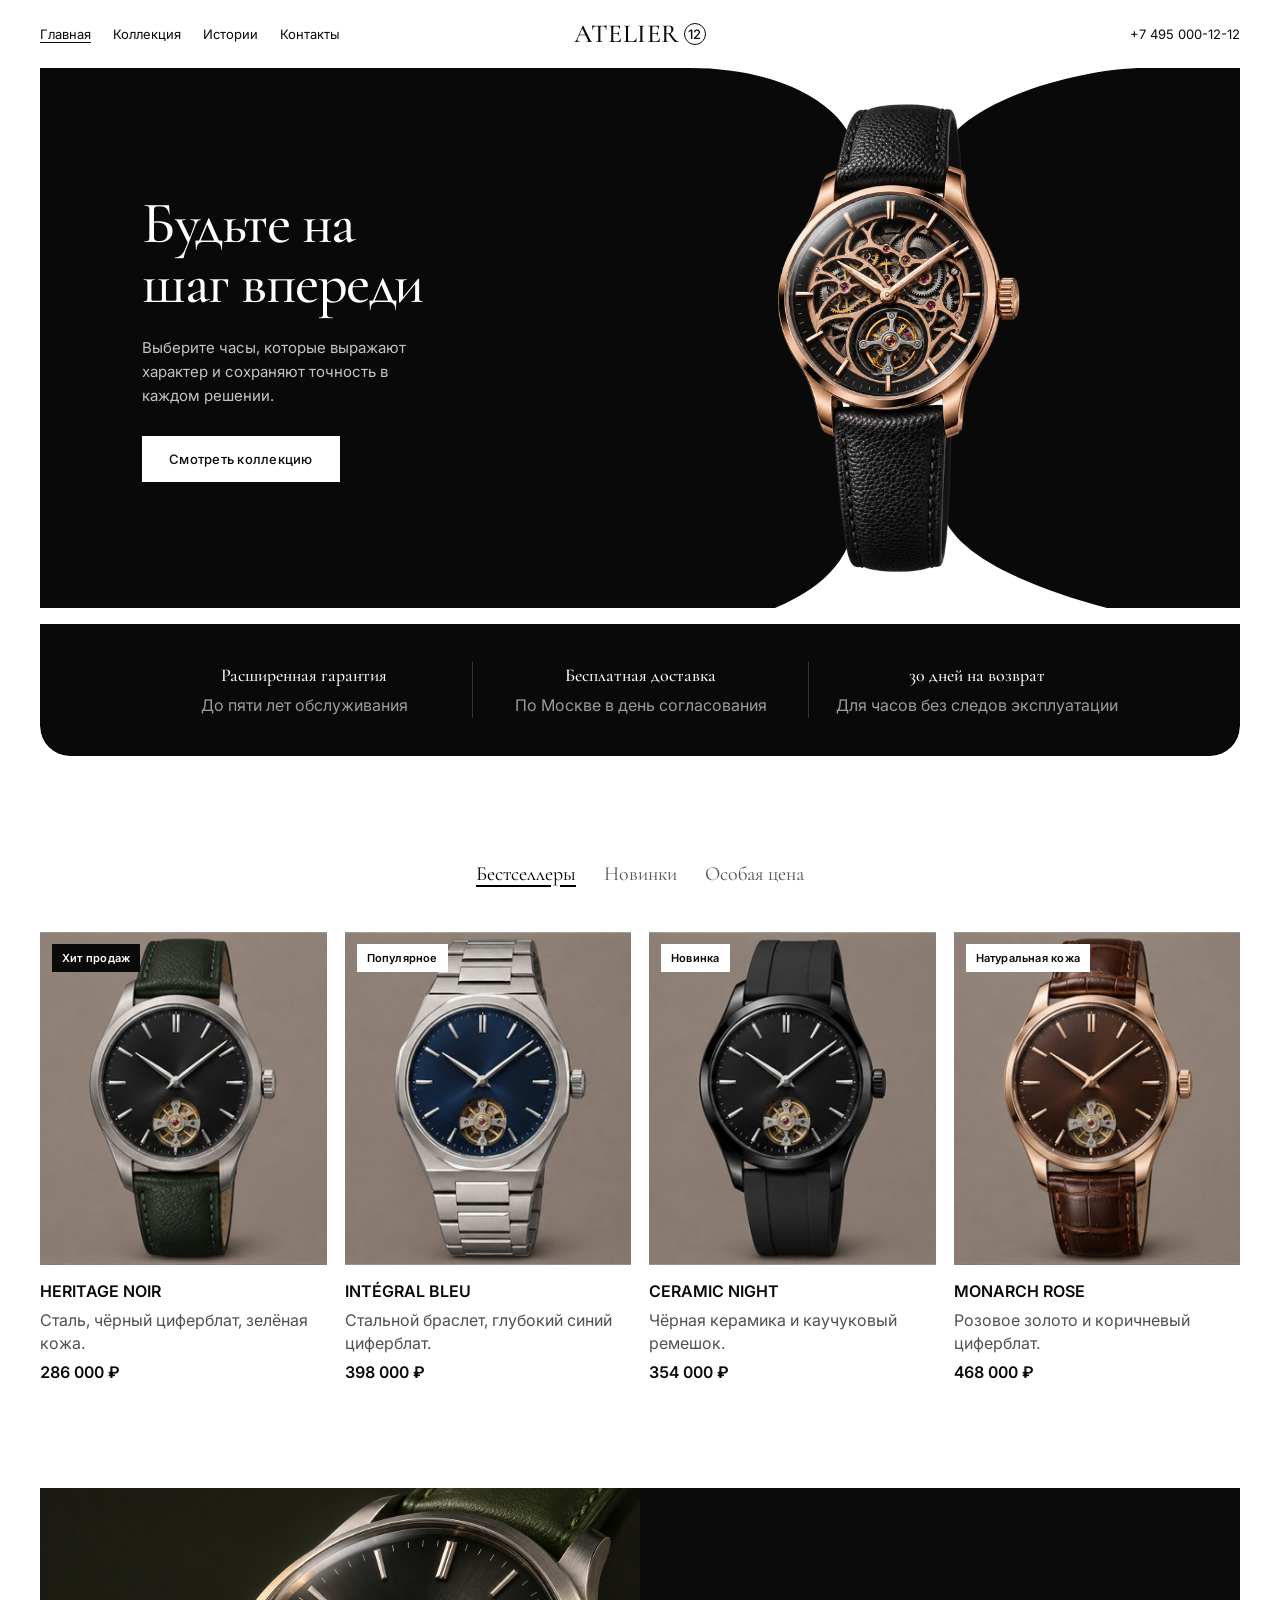
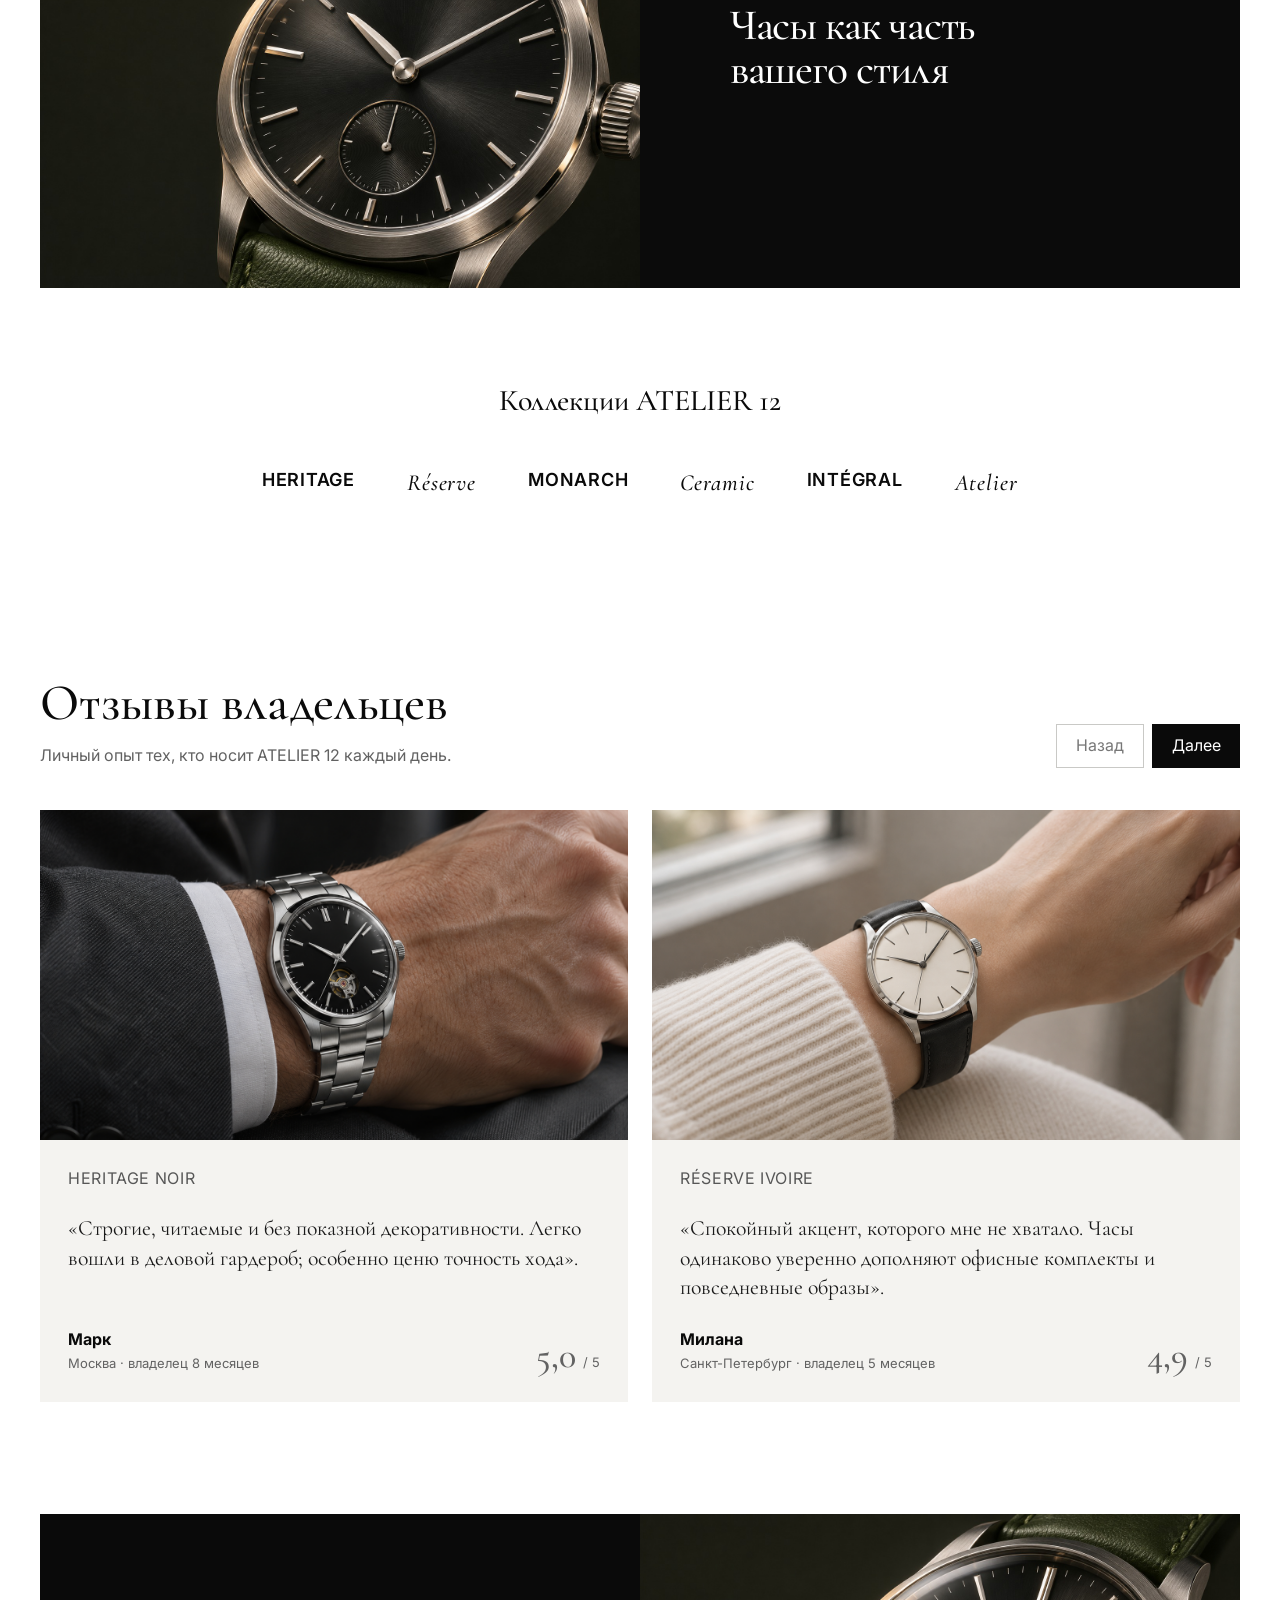
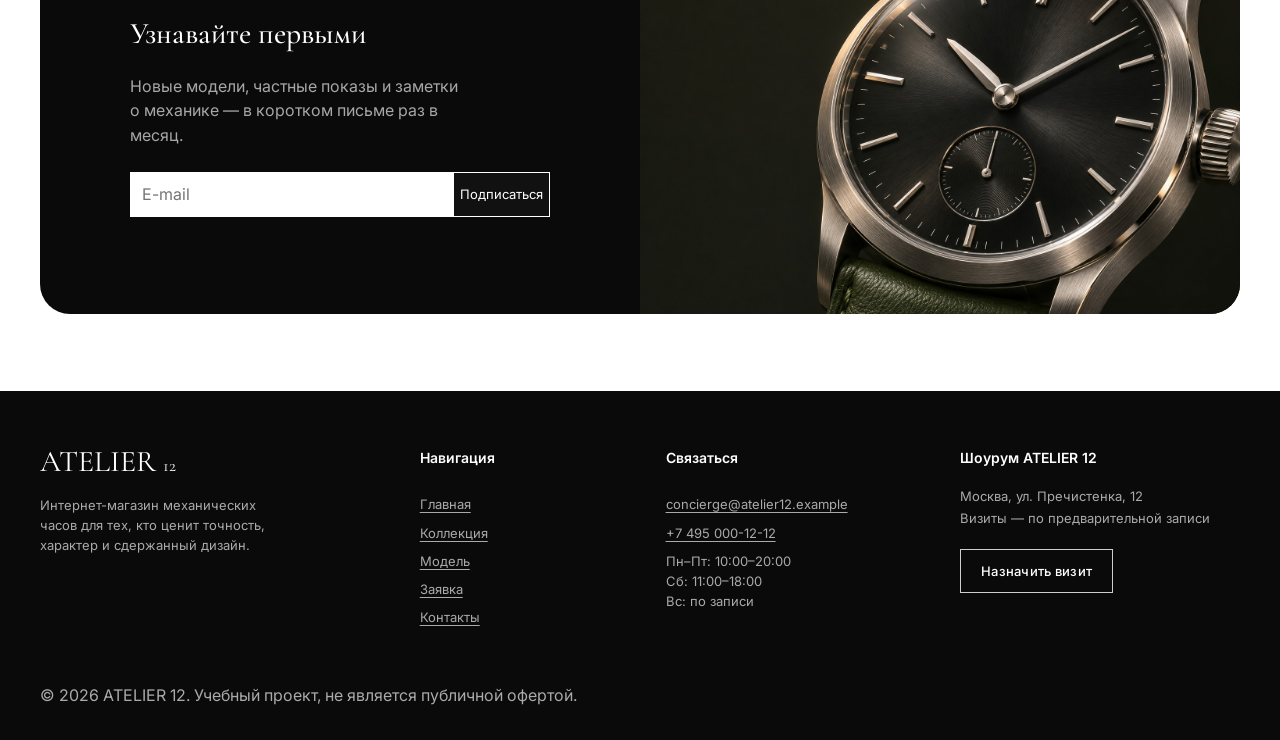
<file: index.html>
<!doctype html>
<html lang="ru">
<head>
  <meta charset="utf-8">
  <meta name="viewport" content="width=device-width, initial-scale=1">
  <meta name="description" content="ATELIER 12 — учебный интернет-магазин механических часов в официальном деловом стиле.">
  <title>ATELIER 12 — механические часы</title>
  <link rel="stylesheet" href="css/style.css">
  <link rel="stylesheet" href="css/responsive.css">
  <script src="js/main.js" defer></script>
</head>
<body id="page-top">
  <a class="skip-link" href="#main">Перейти к основному содержимому</a>
  <header class="site-header home-header">
    <div class="site-header__inner">
      <nav class="site-nav" id="site-nav" aria-label="Основная навигация">
        <ul class="site-nav__list">
          <li><a class="site-nav__link" href="index.html" aria-current="page">Главная</a></li>
          <li><a class="site-nav__link" href="catalog.html">Коллекция</a></li>
          <li><a class="site-nav__link" href="#stories">Истории</a></li>
          <li><a class="site-nav__link" href="contacts.html">Контакты</a></li>
        </ul>
      </nav>
      <a class="brand" href="index.html" aria-label="ATELIER 12, главная">ATELIER <span class="brand__mark">12</span></a>
      <a class="header-contact" href="tel:+74950001212">+7 495 000-12-12</a>
      <button class="nav-toggle" type="button" aria-expanded="false" aria-controls="site-nav">Меню</button>
    </div>
  </header>

  <main id="main">
    <section class="hero" aria-labelledby="hero-title">
      <div class="hero__backdrop" aria-hidden="true"></div>
      <a class="hero__media" href="skeleton-rose.html" aria-label="Открыть карточку часов Skeleton Rose" title="Посмотреть Skeleton Rose">
        <img id="hero-product-image" src="images/hero-skeleton-cutout.png" alt="Скелетонизированные механические часы в корпусе из розового золота с чёрным ремешком" width="1024" height="1536" fetchpriority="high">
      </a>
      <div class="hero__content">
        <div class="hero__copy" data-reveal>
          <h1 class="hero__title" id="hero-title">Будьте на шаг впереди</h1>
          <p class="hero__lead">Выберите часы, которые выражают характер и сохраняют точность в каждом решении.</p>
          <a class="button button--light" href="catalog.html">Смотреть коллекцию</a>
        </div>
      </div>
      <div class="hero-benefits" aria-label="Преимущества магазина">
        <p class="hero-benefit"><strong>Расширенная гарантия</strong><span>До пяти лет обслуживания</span></p>
        <p class="hero-benefit"><strong>Бесплатная доставка</strong><span>По Москве в день согласования</span></p>
        <p class="hero-benefit"><strong>30 дней на возврат</strong><span>Для часов без следов эксплуатации</span></p>
      </div>
    </section>

    <section class="collection home-collection" aria-labelledby="collection-title">
      <div class="page-shell">
        <header class="collection__header"><h2 class="section-heading" id="collection-title">Избранные модели</h2></header>
        <div class="collection-tabs" role="tablist" aria-label="Подборки часов">
          <button type="button" role="tab" aria-selected="true" data-collection-tab="best">Бестселлеры</button>
          <button type="button" role="tab" aria-selected="false" data-collection-tab="new">Новинки</button>
          <button type="button" role="tab" aria-selected="false" data-collection-tab="sale">Особая цена</button>
        </div>
        <div class="products-grid" id="home-products">
          <article class="product-card" data-home-product data-groups="best new" data-reveal>
            <a class="product-card__media" href="product.html"><span class="product-card__badge product-card__badge--dark">Хит продаж</span><img class="product-card__image" src="images/heritage-noir-360.jpg" srcset="images/heritage-noir-360.jpg 360w, images/heritage-noir-720.jpg 720w" sizes="(max-width:767px) 50vw,25vw" alt="Часы Heritage Noir со стальным корпусом и зелёным ремешком" width="720" height="720"></a>
            <div class="product-card__body"><h3 class="product-card__title">Heritage Noir</h3><p class="product-card__description">Сталь, чёрный циферблат, зелёная кожа.</p><p class="product-card__price">286 000 ₽</p></div>
          </article>
          <article class="product-card" data-home-product data-groups="best sale" data-reveal>
            <a class="product-card__media" href="product.html"><span class="product-card__badge">Популярное</span><img class="product-card__image" src="images/integral-bleu-360.jpg" srcset="images/integral-bleu-360.jpg 360w, images/integral-bleu-720.jpg 720w" sizes="(max-width:767px) 50vw,25vw" alt="Часы Intégral Bleu с синим циферблатом и стальным браслетом" width="720" height="720" loading="lazy"></a>
            <div class="product-card__body"><h3 class="product-card__title">Intégral Bleu</h3><p class="product-card__description">Стальной браслет, глубокий синий циферблат.</p><p class="product-card__price">398 000 ₽</p></div>
          </article>
          <article class="product-card" data-home-product data-groups="best new" data-reveal>
            <a class="product-card__media" href="product.html"><span class="product-card__badge">Новинка</span><img class="product-card__image" src="images/ceramic-night-360.jpg" srcset="images/ceramic-night-360.jpg 360w, images/ceramic-night-720.jpg 720w" sizes="(max-width:767px) 50vw,25vw" alt="Чёрные керамические часы Ceramic Night" width="720" height="720" loading="lazy"></a>
            <div class="product-card__body"><h3 class="product-card__title">Ceramic Night</h3><p class="product-card__description">Чёрная керамика и каучуковый ремешок.</p><p class="product-card__price">354 000 ₽</p></div>
          </article>
          <article class="product-card" data-home-product data-groups="best sale" data-reveal>
            <a class="product-card__media" href="product.html"><span class="product-card__badge">Натуральная кожа</span><img class="product-card__image" src="images/monarch-rose-360.jpg" srcset="images/monarch-rose-360.jpg 360w, images/monarch-rose-720.jpg 720w" sizes="(max-width:767px) 50vw,25vw" alt="Часы Monarch Rose в корпусе цвета розового золота" width="720" height="720" loading="lazy"></a>
            <div class="product-card__body"><h3 class="product-card__title">Monarch Rose</h3><p class="product-card__description">Розовое золото и коричневый циферблат.</p><p class="product-card__price">468 000 ₽</p></div>
          </article>
        </div>
      </div>
    </section>

    <section class="craft" aria-labelledby="craft-title">
      <div class="craft__image" data-reveal><img src="images/hero-desktop.jpg" alt="Макросъёмка корпуса и чёрного циферблата механических часов" width="1536" height="1024" loading="lazy"></div>
      <div class="craft__content"><h2 class="section-heading" id="craft-title" data-reveal>Часы как часть вашего стиля</h2><p data-reveal>Модель должна быть не только точным инструментом, но и спокойным символом вашей личной позиции.</p></div>
    </section>

    <section class="brands page-shell" aria-labelledby="brands-title">
      <h2 id="brands-title">Коллекции ATELIER 12</h2>
      <ul class="brand-row" aria-label="Линии коллекции"><li>HERITAGE</li><li>Réserve</li><li>MONARCH</li><li>Ceramic</li><li>INTÉGRAL</li><li>Atelier</li></ul>
    </section>

    <section class="testimonials" id="stories" aria-labelledby="stories-title">
      <div class="testimonials__header">
        <div><h2 id="stories-title">Отзывы владельцев</h2><p class="testimonials__intro">Личный опыт тех, кто носит ATELIER 12 каждый день.</p></div>
        <div class="testimonials__controls" aria-label="Управление отзывами">
          <button type="button" data-review-prev disabled>Назад</button>
          <button type="button" data-review-next>Далее</button>
        </div>
      </div>
      <div class="testimonial-grid" data-review-track tabindex="0" aria-label="Отзывы покупателей">
        <article class="testimonial-card" data-reveal>
          <img src="images/testimonial-suit.png" alt="Стальные часы на запястье с тёмным деловым костюмом" width="1536" height="1024" loading="lazy">
          <div class="testimonial-card__body"><p class="testimonial-card__model">Heritage Noir</p><blockquote><p>«Строгие, читаемые и без показной декоративности. Легко вошли в деловой гардероб; особенно ценю точность хода».</p></blockquote><footer><div><h3>Марк</h3><p>Москва · владелец 8 месяцев</p></div><p class="review-rating" aria-label="Оценка 5 из 5"><strong>5,0</strong><span>/ 5</span></p></footer></div>
        </article>
        <article class="testimonial-card" data-reveal>
          <img src="images/testimonial-knit.png" alt="Минималистичные серебряные часы на запястье в светлом трикотаже" width="1536" height="1024" loading="lazy">
          <div class="testimonial-card__body"><p class="testimonial-card__model">Réserve Ivoire</p><blockquote><p>«Спокойный акцент, которого мне не хватало. Часы одинаково уверенно дополняют офисные комплекты и повседневные образы».</p></blockquote><footer><div><h3>Милана</h3><p>Санкт-Петербург · владелец 5 месяцев</p></div><p class="review-rating" aria-label="Оценка 4,9 из 5"><strong>4,9</strong><span>/ 5</span></p></footer></div>
        </article>
        <article class="testimonial-card" data-reveal>
          <img src="images/testimonial-rose.png" alt="Часы цвета розового золота на запястье на фоне тёмной ткани" width="1536" height="1024" loading="lazy">
          <div class="testimonial-card__body"><p class="testimonial-card__model">Monarch Rose</p><blockquote><p>«Выразительный материал без избыточности. При вечернем освещении часы раскрываются особенно красиво, сохраняя сдержанный характер».</p></blockquote><footer><div><h3>Николай</h3><p>Казань · владелец 11 месяцев</p></div><p class="review-rating" aria-label="Оценка 4,8 из 5"><strong>4,8</strong><span>/ 5</span></p></footer></div>
        </article>
      </div>
      <p class="review-status" data-review-status aria-live="polite">Показаны отзывы 1–2 из 3</p>
    </section>

    <section class="newsletter" aria-labelledby="newsletter-title">
      <div class="newsletter__content"><h2 id="newsletter-title">Узнавайте первыми</h2><p>Новые модели, частные показы и заметки о механике — в коротком письме раз в месяц.</p><form class="newsletter__form" data-newsletter-form><label class="skip-link" for="newsletter-email">E-mail</label><input id="newsletter-email" name="email" type="email" autocomplete="email" placeholder="E-mail" required><button type="submit">Подписаться</button></form><p class="newsletter__status" data-newsletter-status role="status" hidden></p></div>
      <div class="newsletter__media"><img src="images/hero-desktop.jpg" alt="Макродеталь чёрного циферблата механических часов" width="1536" height="1024" loading="lazy"></div>
    </section>
  </main>

  <footer class="site-footer">
    <div class="site-footer__inner">
      <div class="site-footer__grid">
        <div class="site-footer__brand">
          <p class="site-footer__wordmark">ATELIER <span>12</span></p>
          <p>Интернет-магазин механических часов для тех, кто ценит точность, характер и сдержанный дизайн.</p>
        </div>
        <nav class="site-footer__section site-footer__links" aria-label="Навигация в подвале">
          <h2>Навигация</h2>
          <a href="index.html">Главная</a>
          <a href="catalog.html">Коллекция</a>
          <a href="product.html">Модель</a>
          <a href="order.html">Заявка</a>
          <a href="contacts.html">Контакты</a>
        </nav>
        <div class="site-footer__section site-footer__links">
          <h2>Связаться</h2>
          <a href="mailto:concierge@atelier12.example">concierge@atelier12.example</a>
          <a href="tel:+74950001212">+7 495 000-12-12</a>
          <p>Пн–Пт: 10:00–20:00<br>Сб: 11:00–18:00<br>Вс: по записи</p>
        </div>
        <div class="site-footer__section site-footer__location">
          <h2>Шоурум ATELIER 12</h2>
          <address>Москва, ул. Пречистенка, 12<br>Визиты — по предварительной записи</address>
          <a class="button button--light site-footer__cta" href="order.html">Назначить визит</a>
        </div>
      </div>
      <p class="site-footer__legal">© 2026 ATELIER 12. Учебный проект, не является публичной офертой.</p>
    </div>
  </footer>
  <a class="back-to-top" href="#page-top">Вверх</a>
</body>
</html>
</file>
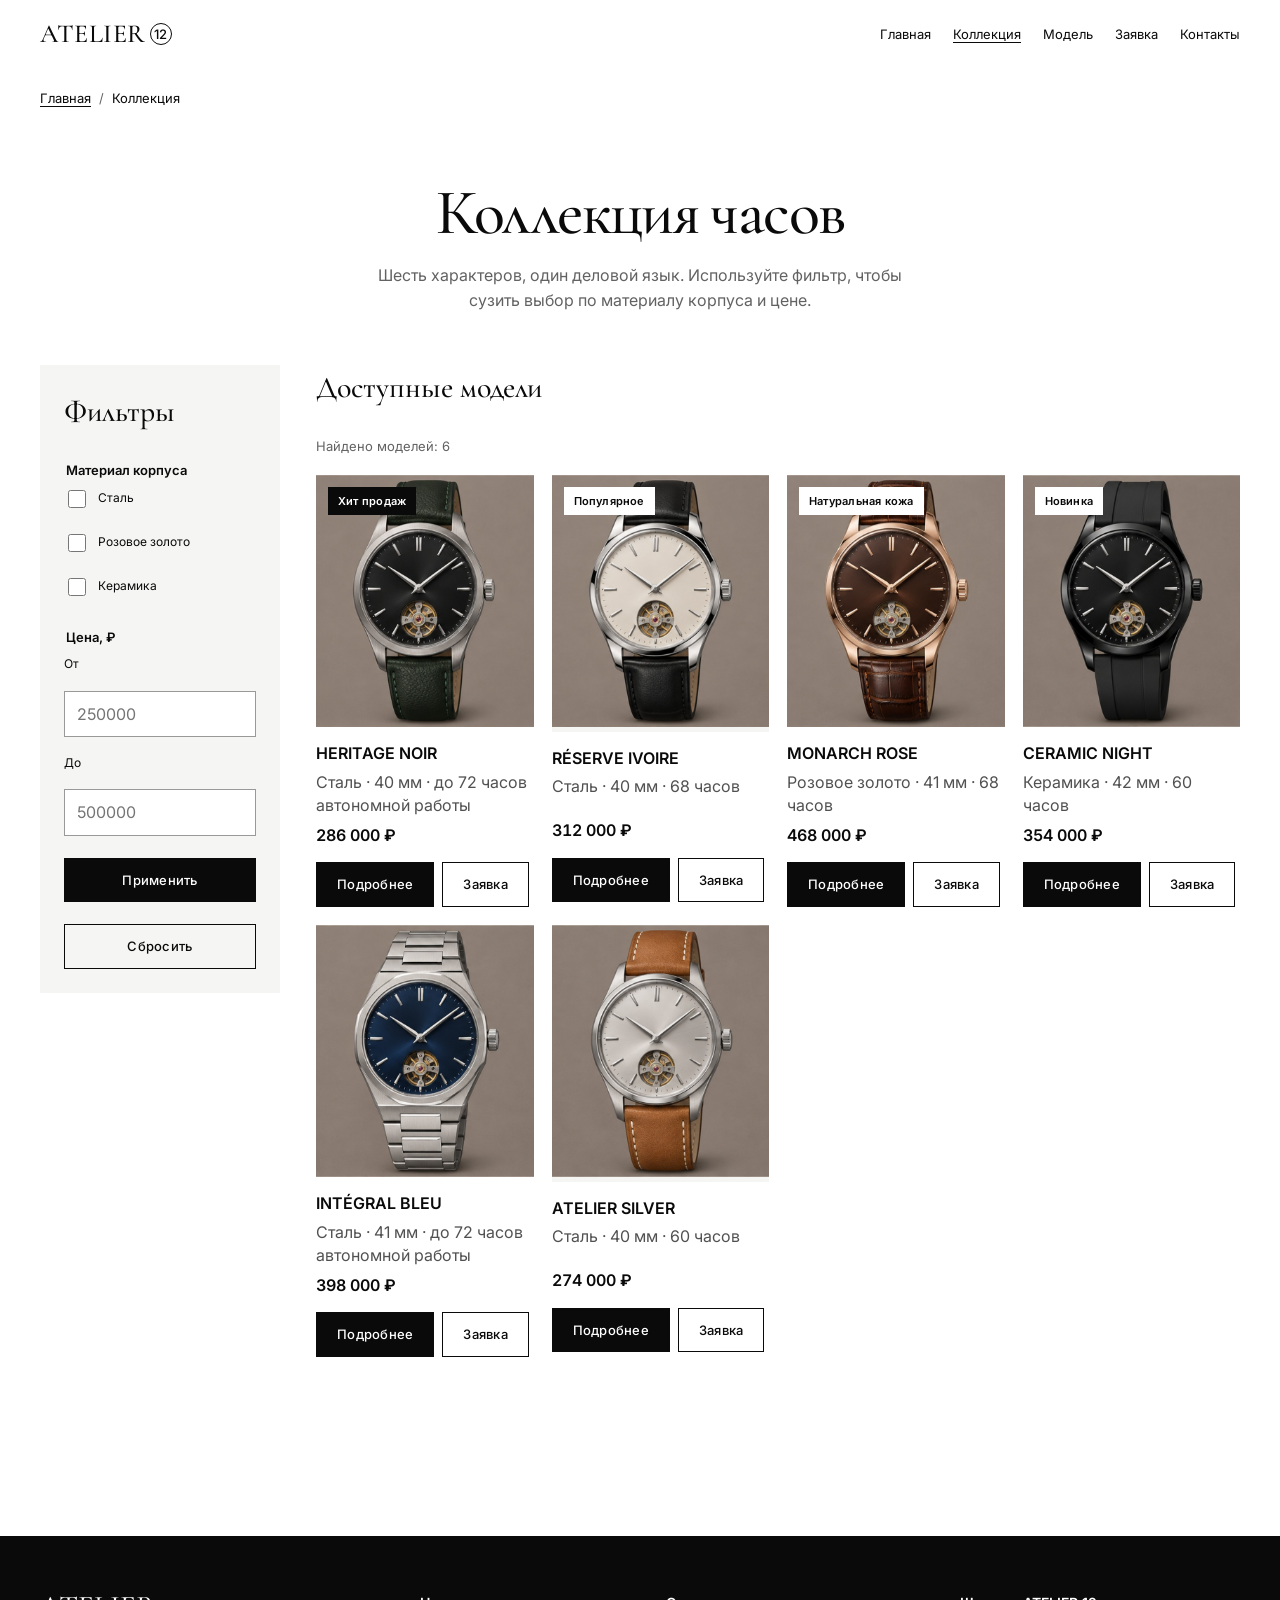
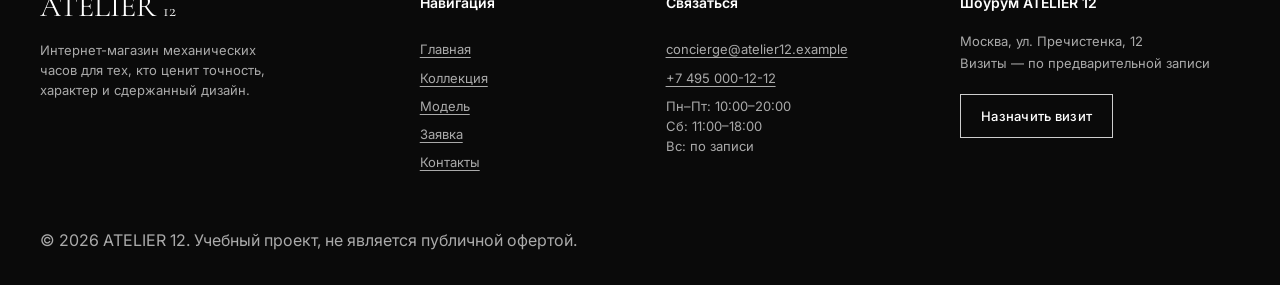
<file: catalog.html>
<!doctype html>
<html lang="ru">
<head>
  <meta charset="utf-8">
  <meta name="viewport" content="width=device-width, initial-scale=1">
  <meta name="description" content="Каталог механических часов ATELIER 12 с фильтрацией по материалу и цене.">
  <title>Коллекция — ATELIER 12</title>
  <link rel="stylesheet" href="css/style.css"><link rel="stylesheet" href="css/responsive.css"><script src="js/main.js" defer></script>
</head>
<body id="page-top">
  <a class="skip-link" href="#main">Перейти к основному содержимому</a>
  <header class="site-header"><div class="site-header__inner">
    <a class="brand" href="index.html" aria-label="ATELIER 12, главная">ATELIER <span class="brand__mark">12</span></a>
    <button class="nav-toggle" type="button" aria-expanded="false" aria-controls="site-nav">Меню</button>
    <nav class="site-nav" id="site-nav" aria-label="Основная навигация"><ul class="site-nav__list">
      <li><a class="site-nav__link" href="index.html">Главная</a></li><li><a class="site-nav__link" href="catalog.html" aria-current="page">Коллекция</a></li><li><a class="site-nav__link" href="product.html">Модель</a></li><li><a class="site-nav__link" href="order.html">Заявка</a></li><li><a class="site-nav__link" href="contacts.html">Контакты</a></li>
    </ul></nav>
  </div></header>
  <nav class="breadcrumbs" aria-label="Хлебные крошки"><ol><li><a href="index.html">Главная</a></li><li aria-current="page">Коллекция</li></ol></nav>

  <main id="main" class="page-shell">
    <header class="page-intro page-intro--catalog"><h1>Коллекция часов</h1><p>Шесть характеров, один деловой язык. Используйте фильтр, чтобы сузить выбор по материалу корпуса и цене.</p></header>
    <div class="catalog-layout">
      <aside class="catalog-filters" aria-labelledby="filters-title">
        <h2 id="filters-title">Фильтры</h2>
        <form class="filters-form" data-filters-form>
          <fieldset><legend>Материал корпуса</legend>
            <label><input type="checkbox" name="material" value="steel"> Сталь</label>
            <label><input type="checkbox" name="material" value="gold"> Розовое золото</label>
            <label><input type="checkbox" name="material" value="ceramic"> Керамика</label>
          </fieldset>
          <fieldset><legend>Цена, ₽</legend>
            <label for="price-from">От</label><input id="price-from" name="price-from" type="number" min="0" step="1000" inputmode="numeric" placeholder="250000">
            <label for="price-to">До</label><input id="price-to" name="price-to" type="number" min="0" step="1000" inputmode="numeric" placeholder="500000">
          </fieldset>
          <button class="button" type="submit">Применить</button><button class="button button--ghost" type="reset">Сбросить</button>
        </form>
      </aside>
      <section class="catalog-products" aria-labelledby="products-title">
        <h2 id="products-title">Доступные модели</h2>
        <p class="catalog-results" id="catalog-results" role="status" aria-live="polite">Найдено моделей: 6</p>
        <div class="products-grid">
          <article class="product-card" data-product-card data-material="steel" data-price="286000" data-reveal><div class="product-card__media"><span class="product-card__badge product-card__badge--dark">Хит продаж</span><img class="product-card__image" src="images/heritage-noir-360.jpg" srcset="images/heritage-noir-360.jpg 360w, images/heritage-noir-720.jpg 720w" sizes="(max-width:639px) calc(100vw - 32px), (max-width:1023px) 50vw, 33vw" alt="Heritage Noir: стальной корпус и зелёный ремешок" width="720" height="720"></div><div class="product-card__body"><h3 class="product-card__title">Heritage Noir</h3><p class="product-card__description">Сталь · 40 мм · до 72 часов автономной работы</p><p class="product-card__price">286 000 ₽</p><div class="product-card__actions"><a class="button" href="product.html">Подробнее</a><a class="button button--ghost" href="order.html?product=Heritage%20Noir">Заявка</a></div></div></article>
          <article class="product-card" data-product-card data-material="steel" data-price="312000" data-reveal><div class="product-card__media"><span class="product-card__badge">Популярное</span><img class="product-card__image" src="images/reserve-ivoire-360.jpg" srcset="images/reserve-ivoire-360.jpg 360w, images/reserve-ivoire-720.jpg 720w" sizes="(max-width:639px) calc(100vw - 32px), (max-width:1023px) 50vw, 33vw" alt="Réserve Ivoire: светлый циферблат и чёрный ремешок" width="720" height="720" loading="lazy"></div><div class="product-card__body"><h3 class="product-card__title">Réserve Ivoire</h3><p class="product-card__description">Сталь · 40 мм · 68 часов</p><p class="product-card__price">312 000 ₽</p><div class="product-card__actions"><a class="button" href="reserve-ivoire.html">Подробнее</a><a class="button button--ghost" href="order.html?product=Réserve%20Ivoire">Заявка</a></div></div></article>
          <article class="product-card" data-product-card data-material="gold" data-price="468000" data-reveal><div class="product-card__media"><span class="product-card__badge">Натуральная кожа</span><img class="product-card__image" src="images/monarch-rose-360.jpg" srcset="images/monarch-rose-360.jpg 360w, images/monarch-rose-720.jpg 720w" sizes="(max-width:639px) calc(100vw - 32px), (max-width:1023px) 50vw, 33vw" alt="Monarch Rose: корпус цвета розового золота" width="720" height="720" loading="lazy"></div><div class="product-card__body"><h3 class="product-card__title">Monarch Rose</h3><p class="product-card__description">Розовое золото · 41 мм · 68 часов</p><p class="product-card__price">468 000 ₽</p><div class="product-card__actions"><a class="button" href="monarch-rose.html">Подробнее</a><a class="button button--ghost" href="order.html?product=Monarch%20Rose">Заявка</a></div></div></article>
          <article class="product-card" data-product-card data-material="ceramic" data-price="354000" data-reveal><div class="product-card__media"><span class="product-card__badge">Новинка</span><img class="product-card__image" src="images/ceramic-night-360.jpg" srcset="images/ceramic-night-360.jpg 360w, images/ceramic-night-720.jpg 720w" sizes="(max-width:639px) calc(100vw - 32px), (max-width:1023px) 50vw, 33vw" alt="Ceramic Night: чёрный керамический корпус" width="720" height="720" loading="lazy"></div><div class="product-card__body"><h3 class="product-card__title">Ceramic Night</h3><p class="product-card__description">Керамика · 42 мм · 60 часов</p><p class="product-card__price">354 000 ₽</p><div class="product-card__actions"><a class="button" href="product.html">Подробнее</a><a class="button button--ghost" href="order.html?product=Ceramic%20Night">Заявка</a></div></div></article>
          <article class="product-card" data-product-card data-material="steel" data-price="398000" data-reveal><div class="product-card__media"><img class="product-card__image" src="images/integral-bleu-360.jpg" srcset="images/integral-bleu-360.jpg 360w, images/integral-bleu-720.jpg 720w" sizes="(max-width:639px) calc(100vw - 32px), (max-width:1023px) 50vw, 33vw" alt="Intégral Bleu: синий циферблат и стальной браслет" width="720" height="720" loading="lazy"></div><div class="product-card__body"><h3 class="product-card__title">Intégral Bleu</h3><p class="product-card__description">Сталь · 41 мм · до 72 часов автономной работы</p><p class="product-card__price">398 000 ₽</p><div class="product-card__actions"><a class="button" href="product.html">Подробнее</a><a class="button button--ghost" href="order.html?product=Intégral%20Bleu">Заявка</a></div></div></article>
          <article class="product-card" data-product-card data-material="steel" data-price="274000" data-reveal><div class="product-card__media"><img class="product-card__image" src="images/atelier-silver-360.jpg" srcset="images/atelier-silver-360.jpg 360w, images/atelier-silver-720.jpg 720w" sizes="(max-width:639px) calc(100vw - 32px), (max-width:1023px) 50vw, 33vw" alt="Atelier Silver: серебристый циферблат и кожаный ремешок" width="720" height="720" loading="lazy"></div><div class="product-card__body"><h3 class="product-card__title">Atelier Silver</h3><p class="product-card__description">Сталь · 40 мм · 60 часов</p><p class="product-card__price">274 000 ₽</p><div class="product-card__actions"><a class="button" href="product.html">Подробнее</a><a class="button button--ghost" href="order.html?product=Atelier%20Silver">Заявка</a></div></div></article>
        </div>
      </section>
    </div>
  </main>
  <footer class="site-footer">
    <div class="site-footer__inner">
      <div class="site-footer__grid">
        <div class="site-footer__brand">
          <p class="site-footer__wordmark">ATELIER <span>12</span></p>
          <p>Интернет-магазин механических часов для тех, кто ценит точность, характер и сдержанный дизайн.</p>
        </div>
        <nav class="site-footer__section site-footer__links" aria-label="Навигация в подвале">
          <h2>Навигация</h2>
          <a href="index.html">Главная</a>
          <a href="catalog.html">Коллекция</a>
          <a href="product.html">Модель</a>
          <a href="order.html">Заявка</a>
          <a href="contacts.html">Контакты</a>
        </nav>
        <div class="site-footer__section site-footer__links">
          <h2>Связаться</h2>
          <a href="mailto:concierge@atelier12.example">concierge@atelier12.example</a>
          <a href="tel:+74950001212">+7 495 000-12-12</a>
          <p>Пн–Пт: 10:00–20:00<br>Сб: 11:00–18:00<br>Вс: по записи</p>
        </div>
        <div class="site-footer__section site-footer__location">
          <h2>Шоурум ATELIER 12</h2>
          <address>Москва, ул. Пречистенка, 12<br>Визиты — по предварительной записи</address>
          <a class="button button--light site-footer__cta" href="order.html">Назначить визит</a>
        </div>
      </div>
      <p class="site-footer__legal">© 2026 ATELIER 12. Учебный проект, не является публичной офертой.</p>
    </div>
  </footer>
  <a class="back-to-top" href="#page-top" aria-label="Вернуться к началу страницы" hidden>Вверх</a>
</body>
</html>
</file>
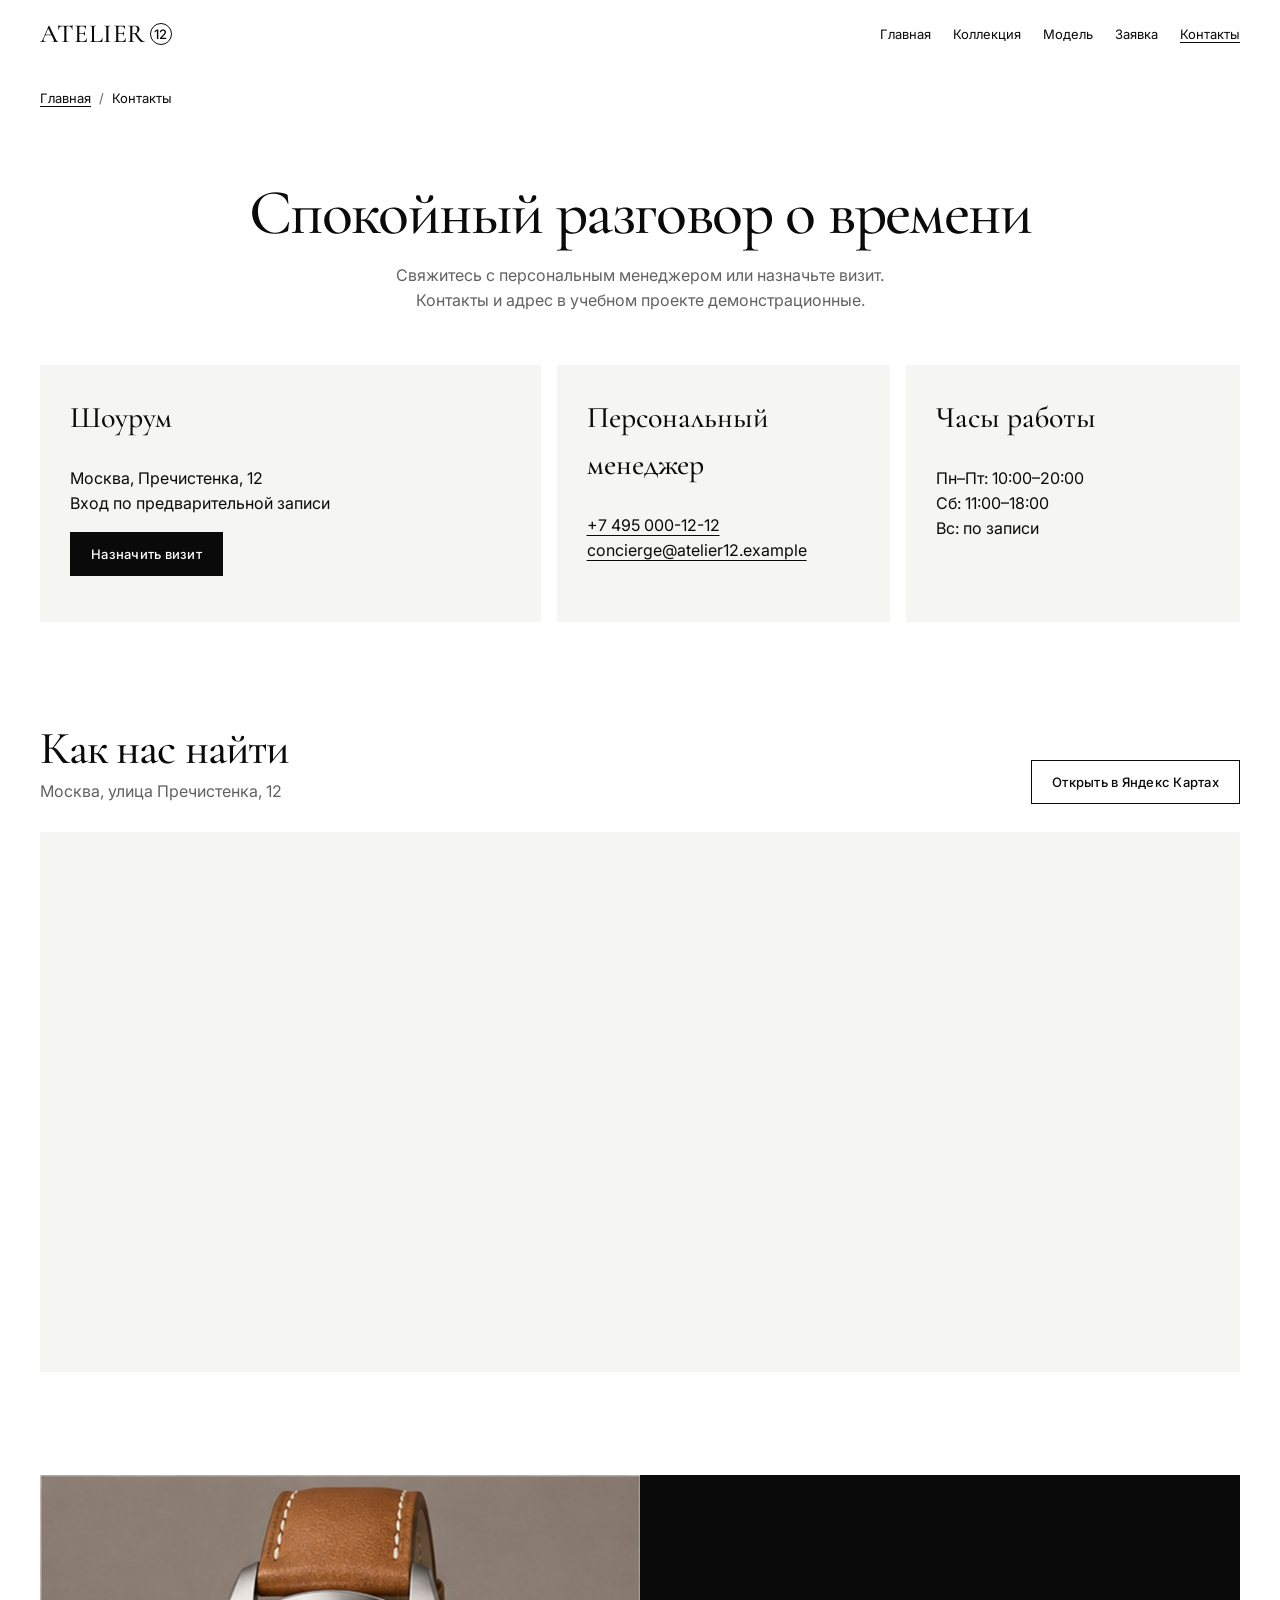
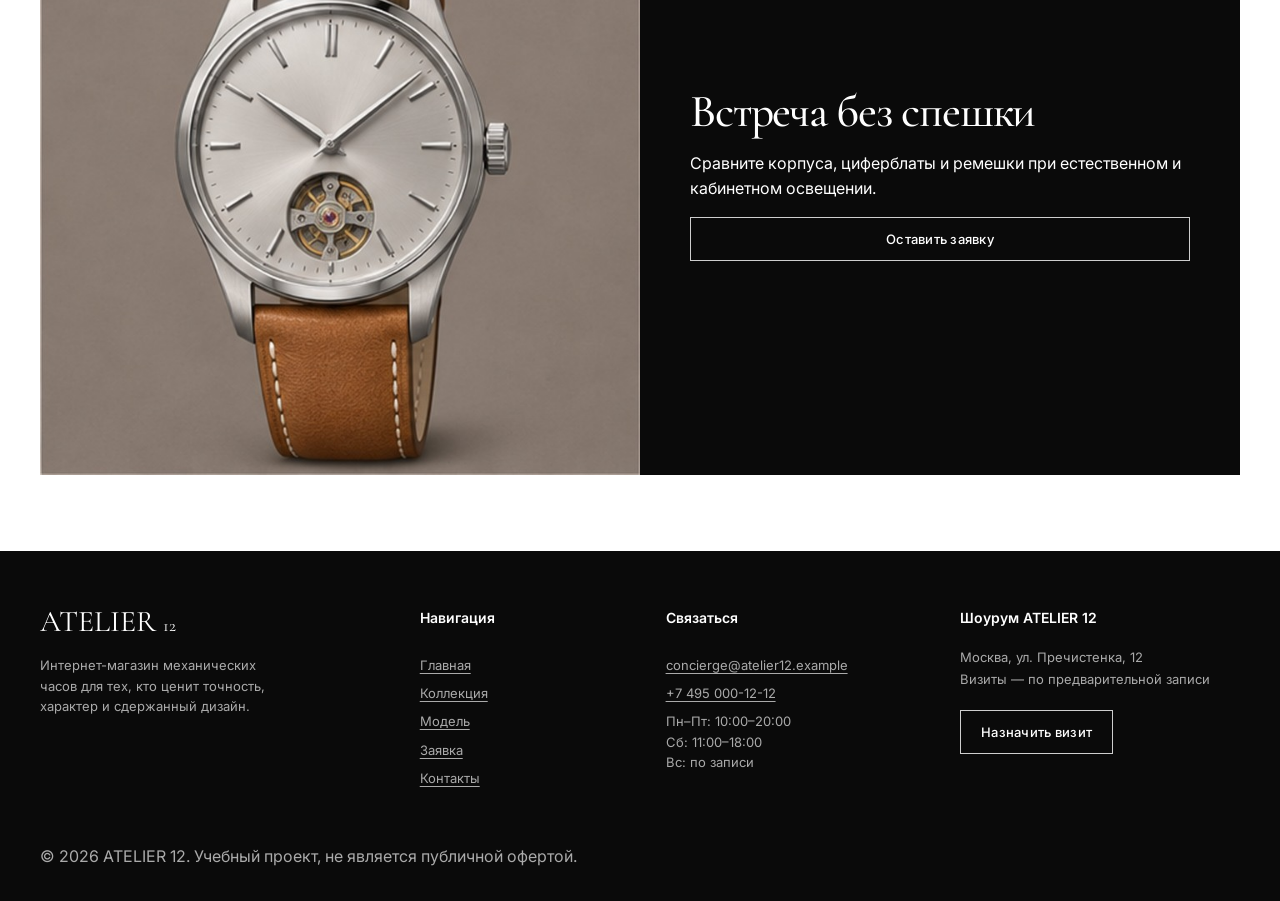
<file: contacts.html>
<!doctype html>
<html lang="ru">
<head>
  <meta charset="utf-8"><meta name="viewport" content="width=device-width, initial-scale=1">
  <meta name="description" content="Контакты и часы работы учебного бутика ATELIER 12."><title>Контакты — ATELIER 12</title>
  <link rel="stylesheet" href="css/style.css"><link rel="stylesheet" href="css/responsive.css"><script src="js/main.js" defer></script>
</head>
<body id="page-top">
  <a class="skip-link" href="#main">Перейти к основному содержимому</a>
  <header class="site-header"><div class="site-header__inner"><a class="brand" href="index.html" aria-label="ATELIER 12, главная">ATELIER <span class="brand__mark">12</span></a><button class="nav-toggle" type="button" aria-expanded="false" aria-controls="site-nav">Меню</button><nav class="site-nav" id="site-nav" aria-label="Основная навигация"><ul class="site-nav__list"><li><a class="site-nav__link" href="index.html">Главная</a></li><li><a class="site-nav__link" href="catalog.html">Коллекция</a></li><li><a class="site-nav__link" href="product.html">Модель</a></li><li><a class="site-nav__link" href="order.html">Заявка</a></li><li><a class="site-nav__link" href="contacts.html" aria-current="page">Контакты</a></li></ul></nav></div></header>
  <nav class="breadcrumbs" aria-label="Хлебные крошки"><ol><li><a href="index.html">Главная</a></li><li aria-current="page">Контакты</li></ol></nav>
  <main id="main" class="page-shell">
    <header class="page-intro page-intro--contacts"><h1>Спокойный разговор о времени</h1><p>Свяжитесь с персональным менеджером или назначьте визит. Контакты и адрес в учебном проекте демонстрационные.</p></header>
    <div class="contacts-grid">
      <section class="contact-block" aria-labelledby="showroom-title" data-reveal><h2 id="showroom-title">Шоурум</h2><address>Москва, Пречистенка, 12<br>Вход по предварительной записи</address><p><a href="order.html" class="button">Назначить визит</a></p></section>
      <section class="contact-block" aria-labelledby="concierge-title" data-reveal><h2 id="concierge-title">Персональный менеджер</h2><address><a href="tel:+74950001212">+7 495 000-12-12</a><br><a href="mailto:concierge@atelier12.example">concierge@atelier12.example</a></address></section>
      <section class="contact-block" aria-labelledby="hours-title" data-reveal><h2 id="hours-title">Часы работы</h2><p>Пн–Пт: 10:00–20:00<br>Сб: 11:00–18:00<br>Вс: по записи</p></section>
    </div>
    <section class="location-map" aria-labelledby="location-map-title" data-reveal>
      <div class="location-map__header">
        <div><h2 class="section-heading" id="location-map-title">Как нас найти</h2><p>Москва, улица Пречистенка, 12</p></div>
        <a class="button button--ghost" href="https://yandex.ru/maps/?text=Москва%2C%20улица%20Пречистенка%2C%2012" target="_blank" rel="noopener noreferrer">Открыть в Яндекс Картах</a>
      </div>
      <div class="location-map__frame">
        <iframe src="https://yandex.ru/map-widget/v1/?mode=search&amp;text=Москва%2C%20улица%20Пречистенка%2C%2012&amp;z=17" title="Яндекс Карта с отметкой шоурума по адресу Москва, улица Пречистенка, 12" loading="lazy" allowfullscreen></iframe>
      </div>
    </section>
    <section class="cta" aria-labelledby="contact-cta-title">
      <div class="cta__media"><img src="images/atelier-silver-720.jpg" alt="Часы Atelier Silver со светлым циферблатом" width="720" height="720" loading="lazy"></div>
      <div class="cta__content"><h2 class="cta__title" id="contact-cta-title">Встреча без спешки</h2><p>Сравните корпуса, циферблаты и ремешки при естественном и кабинетном освещении.</p><a class="button button--light" href="order.html">Оставить заявку</a></div>
    </section>
  </main>
  <footer class="site-footer">
    <div class="site-footer__inner">
      <div class="site-footer__grid">
        <div class="site-footer__brand">
          <p class="site-footer__wordmark">ATELIER <span>12</span></p>
          <p>Интернет-магазин механических часов для тех, кто ценит точность, характер и сдержанный дизайн.</p>
        </div>
        <nav class="site-footer__section site-footer__links" aria-label="Навигация в подвале">
          <h2>Навигация</h2>
          <a href="index.html">Главная</a>
          <a href="catalog.html">Коллекция</a>
          <a href="product.html">Модель</a>
          <a href="order.html">Заявка</a>
          <a href="contacts.html">Контакты</a>
        </nav>
        <div class="site-footer__section site-footer__links">
          <h2>Связаться</h2>
          <a href="mailto:concierge@atelier12.example">concierge@atelier12.example</a>
          <a href="tel:+74950001212">+7 495 000-12-12</a>
          <p>Пн–Пт: 10:00–20:00<br>Сб: 11:00–18:00<br>Вс: по записи</p>
        </div>
        <div class="site-footer__section site-footer__location">
          <h2>Шоурум ATELIER 12</h2>
          <address>Москва, ул. Пречистенка, 12<br>Визиты — по предварительной записи</address>
          <a class="button button--light site-footer__cta" href="order.html">Назначить визит</a>
        </div>
      </div>
      <p class="site-footer__legal">© 2026 ATELIER 12. Учебный проект, не является публичной офертой.</p>
    </div>
  </footer>
  <a class="back-to-top" href="#page-top" aria-label="Вернуться к началу страницы" hidden>Вверх</a>
</body>
</html>
</file>
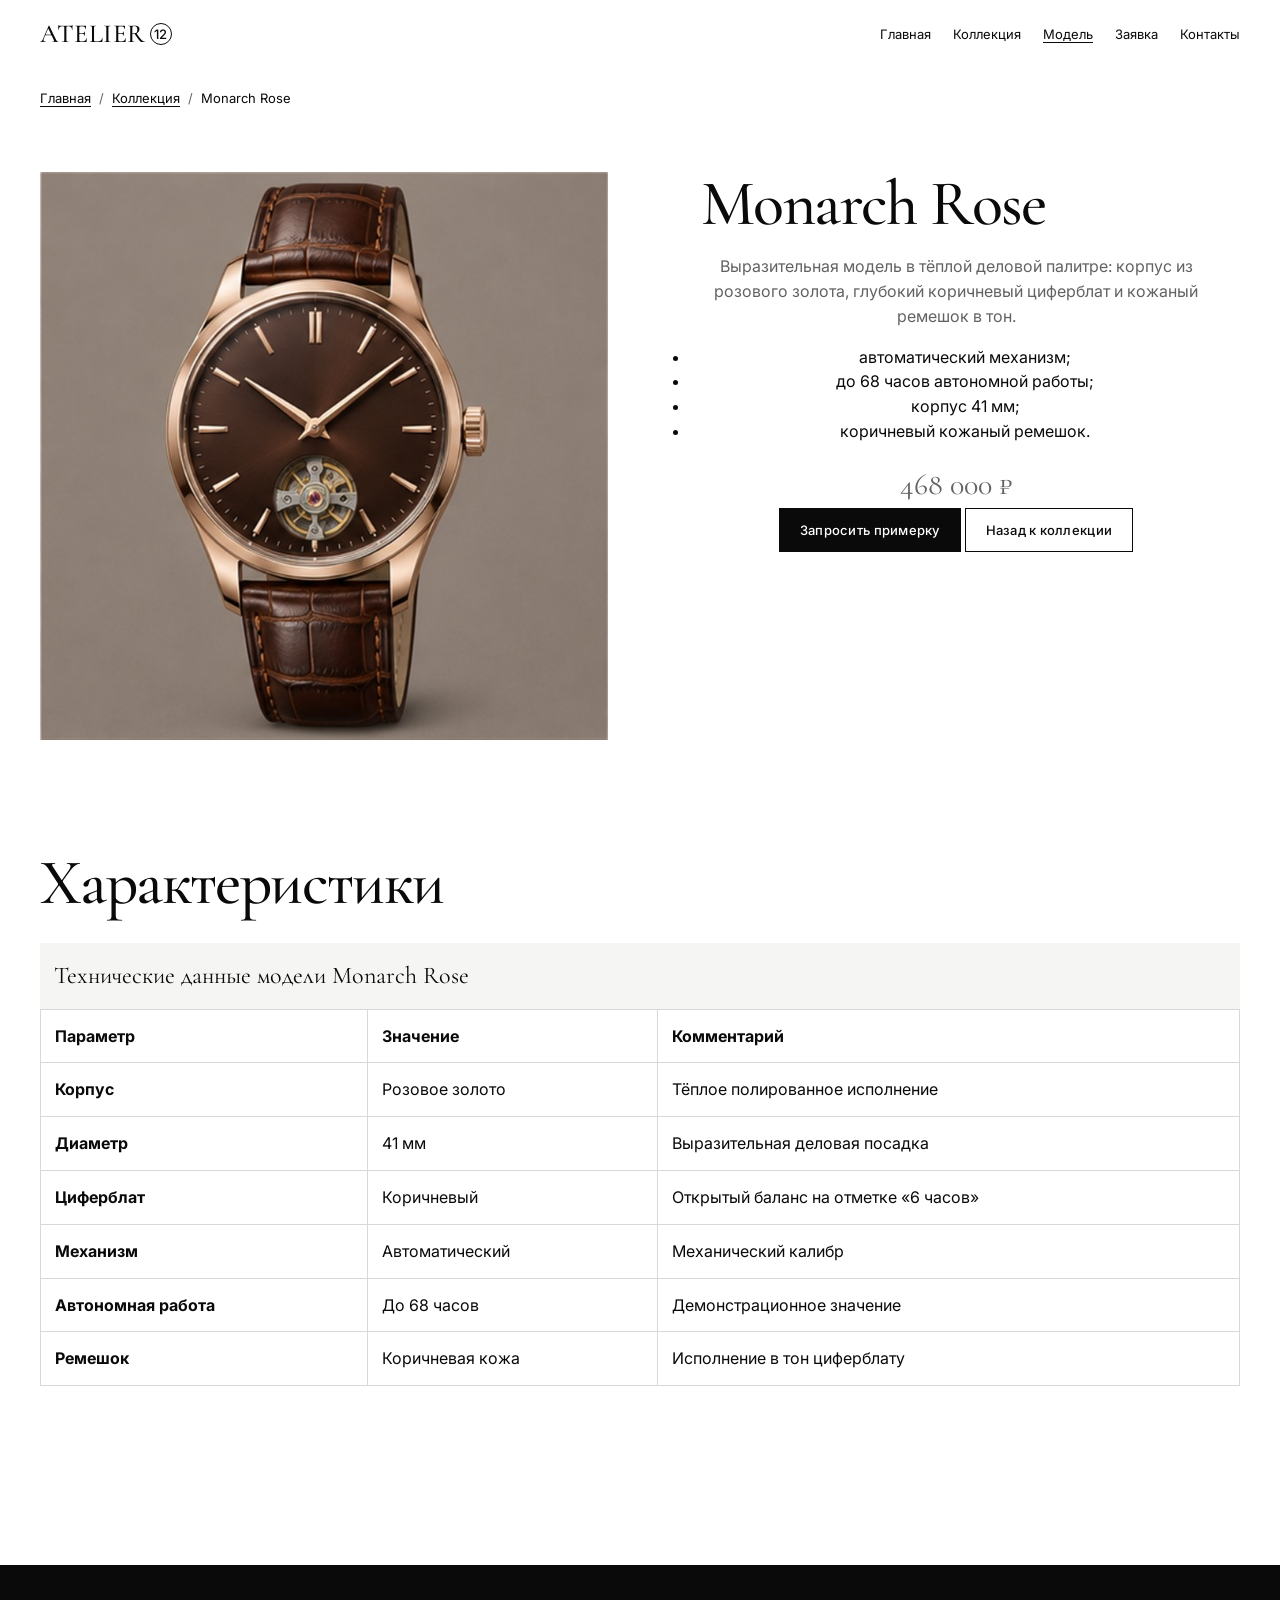
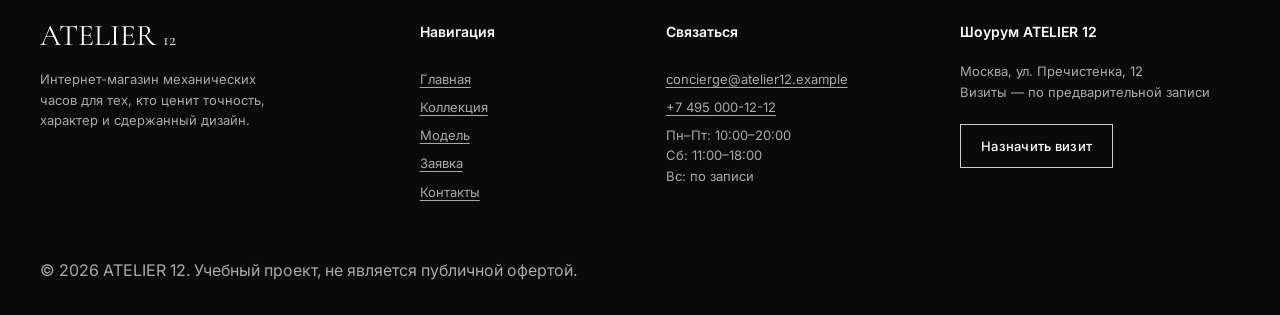
<file: monarch-rose.html>
<!doctype html>
<html lang="ru">
<head>
  <meta charset="utf-8"><meta name="viewport" content="width=device-width, initial-scale=1">
  <meta name="description" content="Monarch Rose — механические часы ATELIER 12 в корпусе из розового золота с коричневым циферблатом и автономной работой до 68 часов.">
  <title>Monarch Rose — ATELIER 12</title>
  <link rel="stylesheet" href="css/style.css"><link rel="stylesheet" href="css/responsive.css"><script src="js/main.js" defer></script>
</head>
<body id="page-top">
  <a class="skip-link" href="#main">Перейти к основному содержимому</a>
  <header class="site-header"><div class="site-header__inner"><a class="brand" href="index.html" aria-label="ATELIER 12, главная">ATELIER <span class="brand__mark">12</span></a><button class="nav-toggle" type="button" aria-expanded="false" aria-controls="site-nav">Меню</button><nav class="site-nav" id="site-nav" aria-label="Основная навигация"><ul class="site-nav__list"><li><a class="site-nav__link" href="index.html">Главная</a></li><li><a class="site-nav__link" href="catalog.html">Коллекция</a></li><li><a class="site-nav__link" href="monarch-rose.html" aria-current="page">Модель</a></li><li><a class="site-nav__link" href="order.html">Заявка</a></li><li><a class="site-nav__link" href="contacts.html">Контакты</a></li></ul></nav></div></header>
  <nav class="breadcrumbs" aria-label="Хлебные крошки"><ol><li><a href="index.html">Главная</a></li><li><a href="catalog.html">Коллекция</a></li><li aria-current="page">Monarch Rose</li></ol></nav>

  <main id="main" class="page-shell">
    <article class="product-detail page-intro">
      <div class="product-detail__media" data-reveal><img class="product-detail__image" src="images/monarch-rose-720.jpg" srcset="images/monarch-rose-360.jpg 360w, images/monarch-rose-720.jpg 720w" sizes="(max-width: 899px) calc(100vw - 32px), 52vw" alt="Механические часы Monarch Rose в корпусе из розового золота с коричневым кожаным ремешком" width="720" height="720"></div>
      <div class="product-detail__content" data-reveal>
        <h1>Monarch Rose</h1>
        <p>Выразительная модель в тёплой деловой палитре: корпус из розового золота, глубокий коричневый циферблат и кожаный ремешок в тон.</p>
        <ul class="product-detail__features"><li>автоматический механизм;</li><li>до 68 часов автономной работы;</li><li>корпус 41 мм;</li><li>коричневый кожаный ремешок.</li></ul>
        <p class="product-detail__price">468 000 ₽</p>
        <button class="button" type="button" data-open-dialog data-product="Monarch Rose">Запросить примерку</button>
        <a class="button button--ghost" href="catalog.html">Назад к коллекции</a>
      </div>
    </article>

    <section class="specification-section" aria-labelledby="spec-title">
      <h2 class="section-heading" id="spec-title" data-reveal>Характеристики</h2>
      <div class="table-wrapper" tabindex="0" role="region" aria-label="Прокручиваемая таблица характеристик Monarch Rose" data-reveal>
        <table class="product-table">
          <caption>Технические данные модели Monarch Rose</caption>
          <thead><tr><th scope="col">Параметр</th><th scope="col">Значение</th><th scope="col">Комментарий</th></tr></thead>
          <tbody>
            <tr><th scope="row">Корпус</th><td>Розовое золото</td><td>Тёплое полированное исполнение</td></tr>
            <tr><th scope="row">Диаметр</th><td>41 мм</td><td>Выразительная деловая посадка</td></tr>
            <tr><th scope="row">Циферблат</th><td>Коричневый</td><td>Открытый баланс на отметке «6 часов»</td></tr>
            <tr><th scope="row">Механизм</th><td>Автоматический</td><td>Механический калибр</td></tr>
            <tr><th scope="row">Автономная работа</th><td>До 68 часов</td><td>Демонстрационное значение</td></tr>
            <tr><th scope="row">Ремешок</th><td>Коричневая кожа</td><td>Исполнение в тон циферблату</td></tr>
          </tbody>
        </table>
      </div>
    </section>
  </main>

  <dialog class="order-dialog" id="order-dialog" aria-labelledby="order-dialog-title"><div class="order-dialog__inner"><button class="order-dialog__close" type="button" data-dialog-close>Закрыть</button><h2 class="order-dialog__title" id="order-dialog-title">Запрос на примерку</h2><p>Оставьте контакты — персональный менеджер согласует время визита.</p><form class="order-form" data-order-form novalidate><input type="hidden" name="product" value="Monarch Rose"><div class="order-form__group order-form__group--wide"><label class="order-form__label" for="quick-name">Имя *</label><input class="order-form__input" id="quick-name" name="name" type="text" minlength="2" autocomplete="name" required aria-describedby="quick-name-error"><p class="form-error" id="quick-name-error" role="alert" hidden></p></div><div class="order-form__group order-form__group--wide"><label class="order-form__label" for="quick-email">Электронная почта *</label><input class="order-form__input" id="quick-email" name="email" type="email" autocomplete="email" placeholder="name@example.com" required aria-describedby="quick-email-error"><p class="form-error" id="quick-email-error" role="alert" hidden></p></div><div class="order-form__group order-form__group--wide"><label class="order-form__label" for="quick-phone">Телефон *</label><input class="order-form__input" id="quick-phone" name="phone" type="tel" autocomplete="tel" inputmode="tel" pattern="^\+?[0-9 ()-]{10,20}$" required aria-describedby="quick-phone-error"><p class="form-error" id="quick-phone-error" role="alert" hidden></p></div><div class="order-form__group order-form__group--wide order-form__checkbox"><input id="quick-agreement" name="agreement" type="checkbox" required aria-describedby="quick-agreement-error"><label for="quick-agreement">Согласен на обработку данных *</label><p class="form-error" id="quick-agreement-error" role="alert" hidden></p></div><div class="order-form__actions"><button class="button" type="submit" disabled>Отправить запрос</button></div></form></div></dialog>
  <dialog class="success-dialog" id="success-dialog" aria-labelledby="success-dialog-title" aria-describedby="success-dialog-description"><div class="success-dialog__inner"><h2 class="success-dialog__title" id="success-dialog-title">Заявка успешно отправлена</h2><p class="success-dialog__text" id="success-dialog-description">Спасибо за обращение. Персональный менеджер свяжется с вами в течение двух дней.</p><div class="success-dialog__actions"><button class="button" type="button" data-success-close autofocus>Понятно</button></div></div></dialog>

  <footer class="site-footer"><div class="site-footer__inner"><div class="site-footer__grid"><div class="site-footer__brand"><p class="site-footer__wordmark">ATELIER <span>12</span></p><p>Интернет-магазин механических часов для тех, кто ценит точность, характер и сдержанный дизайн.</p></div><nav class="site-footer__section site-footer__links" aria-label="Навигация в подвале"><h2>Навигация</h2><a href="index.html">Главная</a><a href="catalog.html">Коллекция</a><a href="product.html">Модель</a><a href="order.html">Заявка</a><a href="contacts.html">Контакты</a></nav><div class="site-footer__section site-footer__links"><h2>Связаться</h2><a href="mailto:concierge@atelier12.example">concierge@atelier12.example</a><a href="tel:+74950001212">+7 495 000-12-12</a><p>Пн–Пт: 10:00–20:00<br>Сб: 11:00–18:00<br>Вс: по записи</p></div><div class="site-footer__section site-footer__location"><h2>Шоурум ATELIER 12</h2><address>Москва, ул. Пречистенка, 12<br>Визиты — по предварительной записи</address><a class="button button--light site-footer__cta" href="order.html">Назначить визит</a></div></div><p class="site-footer__legal">© 2026 ATELIER 12. Учебный проект, не является публичной офертой.</p></div></footer>
  <a class="back-to-top" href="#page-top" aria-label="Вернуться к началу страницы" hidden>Вверх</a>
</body>
</html>
</file>
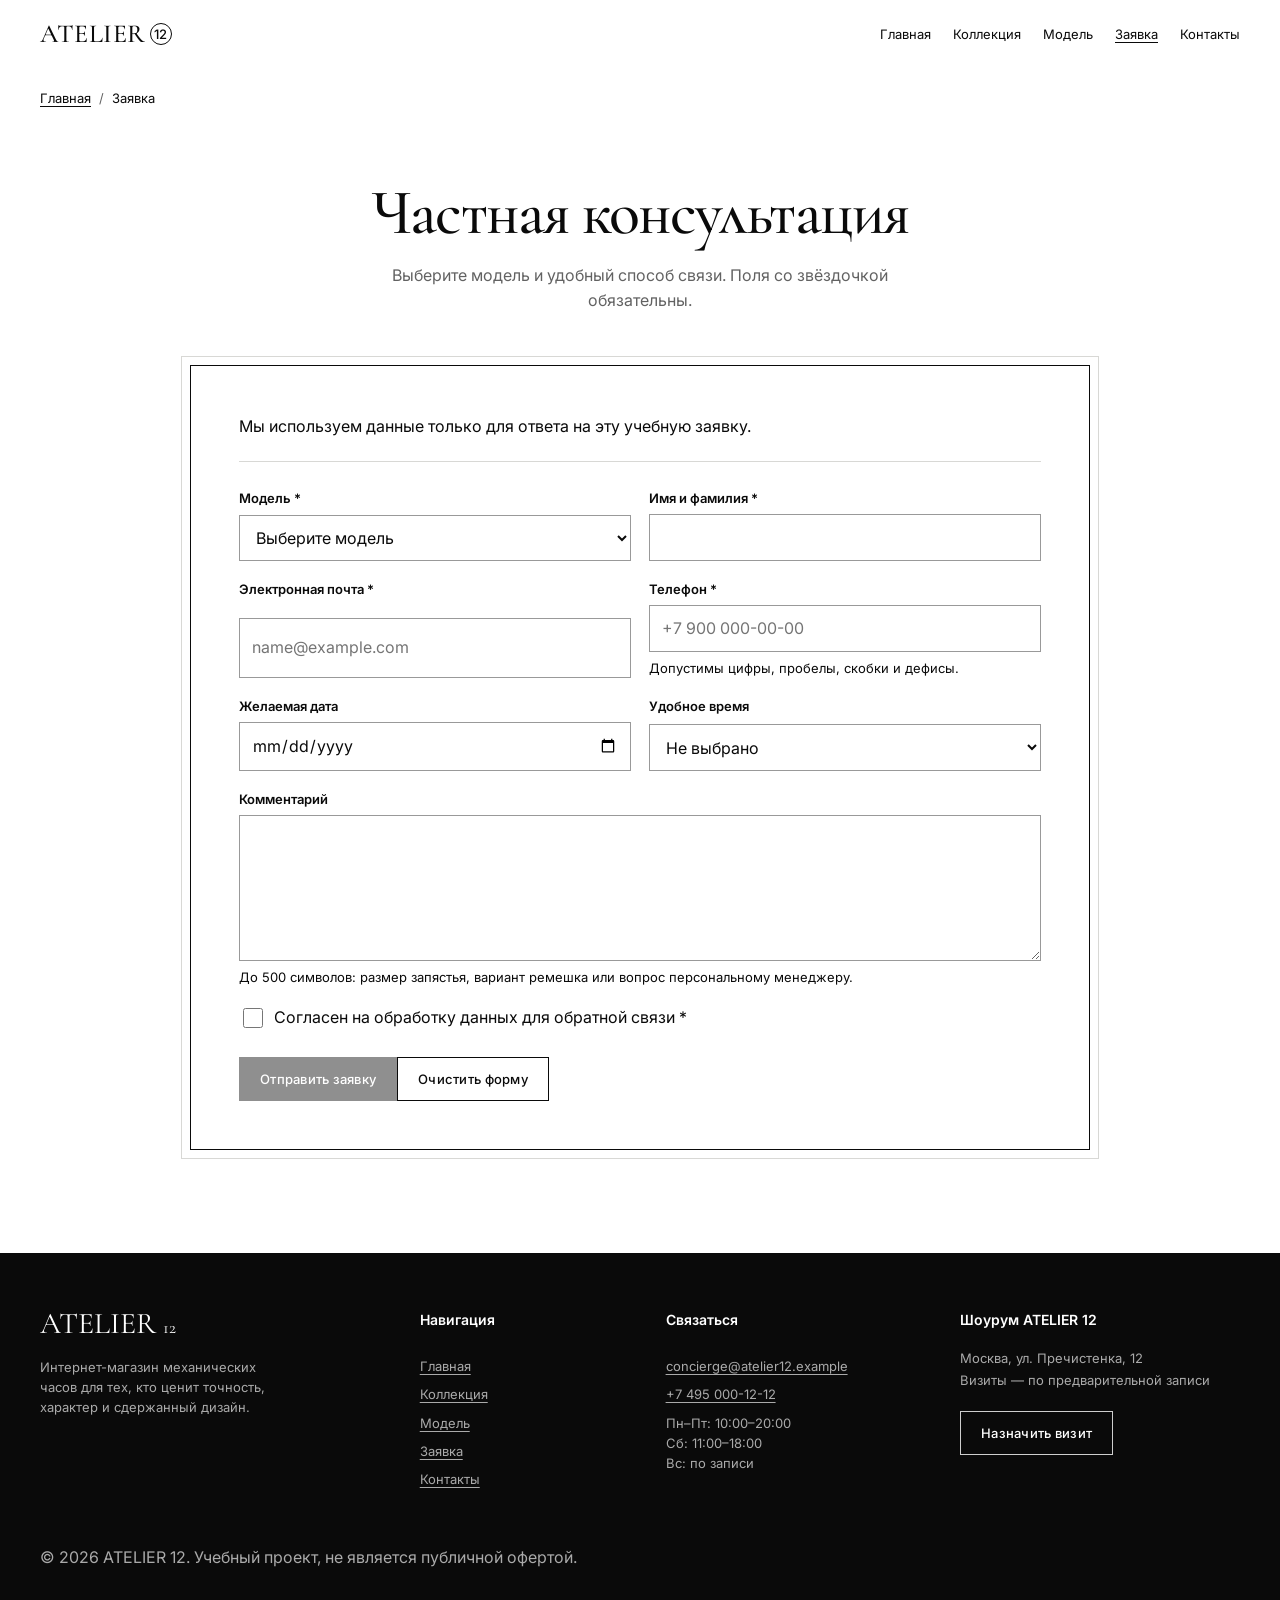
<file: order.html>
<!doctype html>
<html lang="ru">
<head>
  <meta charset="utf-8"><meta name="viewport" content="width=device-width, initial-scale=1">
  <meta name="description" content="Заявка на частную консультацию и примерку часов ATELIER 12."><title>Заявка — ATELIER 12</title>
  <link rel="stylesheet" href="css/style.css"><link rel="stylesheet" href="css/responsive.css"><script src="js/main.js" defer></script>
</head>
<body id="page-top">
  <a class="skip-link" href="#main">Перейти к основному содержимому</a>
  <header class="site-header"><div class="site-header__inner"><a class="brand" href="index.html" aria-label="ATELIER 12, главная">ATELIER <span class="brand__mark">12</span></a><button class="nav-toggle" type="button" aria-expanded="false" aria-controls="site-nav">Меню</button><nav class="site-nav" id="site-nav" aria-label="Основная навигация"><ul class="site-nav__list"><li><a class="site-nav__link" href="index.html">Главная</a></li><li><a class="site-nav__link" href="catalog.html">Коллекция</a></li><li><a class="site-nav__link" href="product.html">Модель</a></li><li><a class="site-nav__link" href="order.html" aria-current="page">Заявка</a></li><li><a class="site-nav__link" href="contacts.html">Контакты</a></li></ul></nav></div></header>
  <nav class="breadcrumbs" aria-label="Хлебные крошки"><ol><li><a href="index.html">Главная</a></li><li aria-current="page">Заявка</li></ol></nav>
  <main id="main" class="page-shell">
    <header class="page-intro page-intro--order"><h1>Частная консультация</h1><p>Выберите модель и удобный способ связи. Поля со звёздочкой обязательны.</p></header>
    <form class="order-form" id="order-form" data-order-form novalidate>
      <p class="form-note">Мы используем данные только для ответа на эту учебную заявку.</p>
      <div class="order-form__group"><label class="order-form__label" for="order-product">Модель *</label><select class="order-form__select" id="order-product" name="product" required aria-describedby="order-product-error"><option value="">Выберите модель</option><option>Heritage Noir</option><option>Réserve Ivoire</option><option>Monarch Rose</option><option>Ceramic Night</option><option>Intégral Bleu</option><option>Atelier Silver</option><option>Skeleton Rose</option></select><p class="form-error" id="order-product-error" role="alert" hidden></p></div>
      <div class="order-form__group"><label class="order-form__label" for="order-name">Имя и фамилия *</label><input class="order-form__input" id="order-name" name="name" type="text" minlength="2" autocomplete="name" required aria-describedby="order-name-error"><p class="form-error" id="order-name-error" role="alert" hidden></p></div>
      <div class="order-form__group"><label class="order-form__label" for="order-email">Электронная почта *</label><input class="order-form__input" id="order-email" name="email" type="email" autocomplete="email" placeholder="name@example.com" required aria-describedby="order-email-error"><p class="form-error" id="order-email-error" role="alert" hidden></p></div>
      <div class="order-form__group"><label class="order-form__label" for="order-phone">Телефон *</label><input class="order-form__input" id="order-phone" name="phone" type="tel" autocomplete="tel" inputmode="tel" placeholder="+7 900 000-00-00" pattern="^\+?[0-9 ()-]{10,20}$" required aria-describedby="order-phone-hint order-phone-error"><p class="form-hint" id="order-phone-hint">Допустимы цифры, пробелы, скобки и дефисы.</p><p class="form-error" id="order-phone-error" role="alert" hidden></p></div>
      <div class="order-form__group"><label class="order-form__label" for="order-date">Желаемая дата</label><input class="order-form__input" id="order-date" name="date" type="date"></div>
      <div class="order-form__group"><label class="order-form__label" for="order-time">Удобное время</label><select class="order-form__select" id="order-time" name="time"><option value="">Не выбрано</option><option>10:00–12:00</option><option>12:00–15:00</option><option>15:00–18:00</option><option>18:00–20:00</option></select></div>
      <div class="order-form__group order-form__group--wide"><label class="order-form__label" for="order-comment">Комментарий</label><textarea class="order-form__textarea" id="order-comment" name="comment" rows="5" maxlength="500" aria-describedby="order-comment-hint"></textarea><p class="form-hint" id="order-comment-hint">До 500 символов: размер запястья, вариант ремешка или вопрос персональному менеджеру.</p></div>
      <div class="order-form__group order-form__group--wide order-form__checkbox"><input id="order-agreement" name="agreement" type="checkbox" required aria-describedby="order-agreement-error"><label for="order-agreement">Согласен на обработку данных для обратной связи *</label><p class="form-error" id="order-agreement-error" role="alert" hidden></p></div>
      <div class="order-form__actions"><button class="button" type="submit" disabled>Отправить заявку</button><button class="button button--ghost" type="reset">Очистить форму</button></div>
    </form>
  </main>
  <dialog class="success-dialog" id="success-dialog" aria-labelledby="success-dialog-title" aria-describedby="success-dialog-description">
    <div class="success-dialog__inner">
      <h2 class="success-dialog__title" id="success-dialog-title">Заявка успешно отправлена</h2>
      <p class="success-dialog__text" id="success-dialog-description">Спасибо за обращение. Персональный менеджер свяжется с вами в течение двух дней.</p>
      <div class="success-dialog__actions"><button class="button" type="button" data-success-close autofocus>Понятно</button></div>
    </div>
  </dialog>
  <footer class="site-footer">
    <div class="site-footer__inner">
      <div class="site-footer__grid">
        <div class="site-footer__brand">
          <p class="site-footer__wordmark">ATELIER <span>12</span></p>
          <p>Интернет-магазин механических часов для тех, кто ценит точность, характер и сдержанный дизайн.</p>
        </div>
        <nav class="site-footer__section site-footer__links" aria-label="Навигация в подвале">
          <h2>Навигация</h2>
          <a href="index.html">Главная</a>
          <a href="catalog.html">Коллекция</a>
          <a href="product.html">Модель</a>
          <a href="order.html">Заявка</a>
          <a href="contacts.html">Контакты</a>
        </nav>
        <div class="site-footer__section site-footer__links">
          <h2>Связаться</h2>
          <a href="mailto:concierge@atelier12.example">concierge@atelier12.example</a>
          <a href="tel:+74950001212">+7 495 000-12-12</a>
          <p>Пн–Пт: 10:00–20:00<br>Сб: 11:00–18:00<br>Вс: по записи</p>
        </div>
        <div class="site-footer__section site-footer__location">
          <h2>Шоурум ATELIER 12</h2>
          <address>Москва, ул. Пречистенка, 12<br>Визиты — по предварительной записи</address>
          <a class="button button--light site-footer__cta" href="order.html">Назначить визит</a>
        </div>
      </div>
      <p class="site-footer__legal">© 2026 ATELIER 12. Учебный проект, не является публичной офертой.</p>
    </div>
  </footer>
  <a class="back-to-top" href="#page-top" aria-label="Вернуться к началу страницы" hidden>Вверх</a>
</body>
</html>
</file>
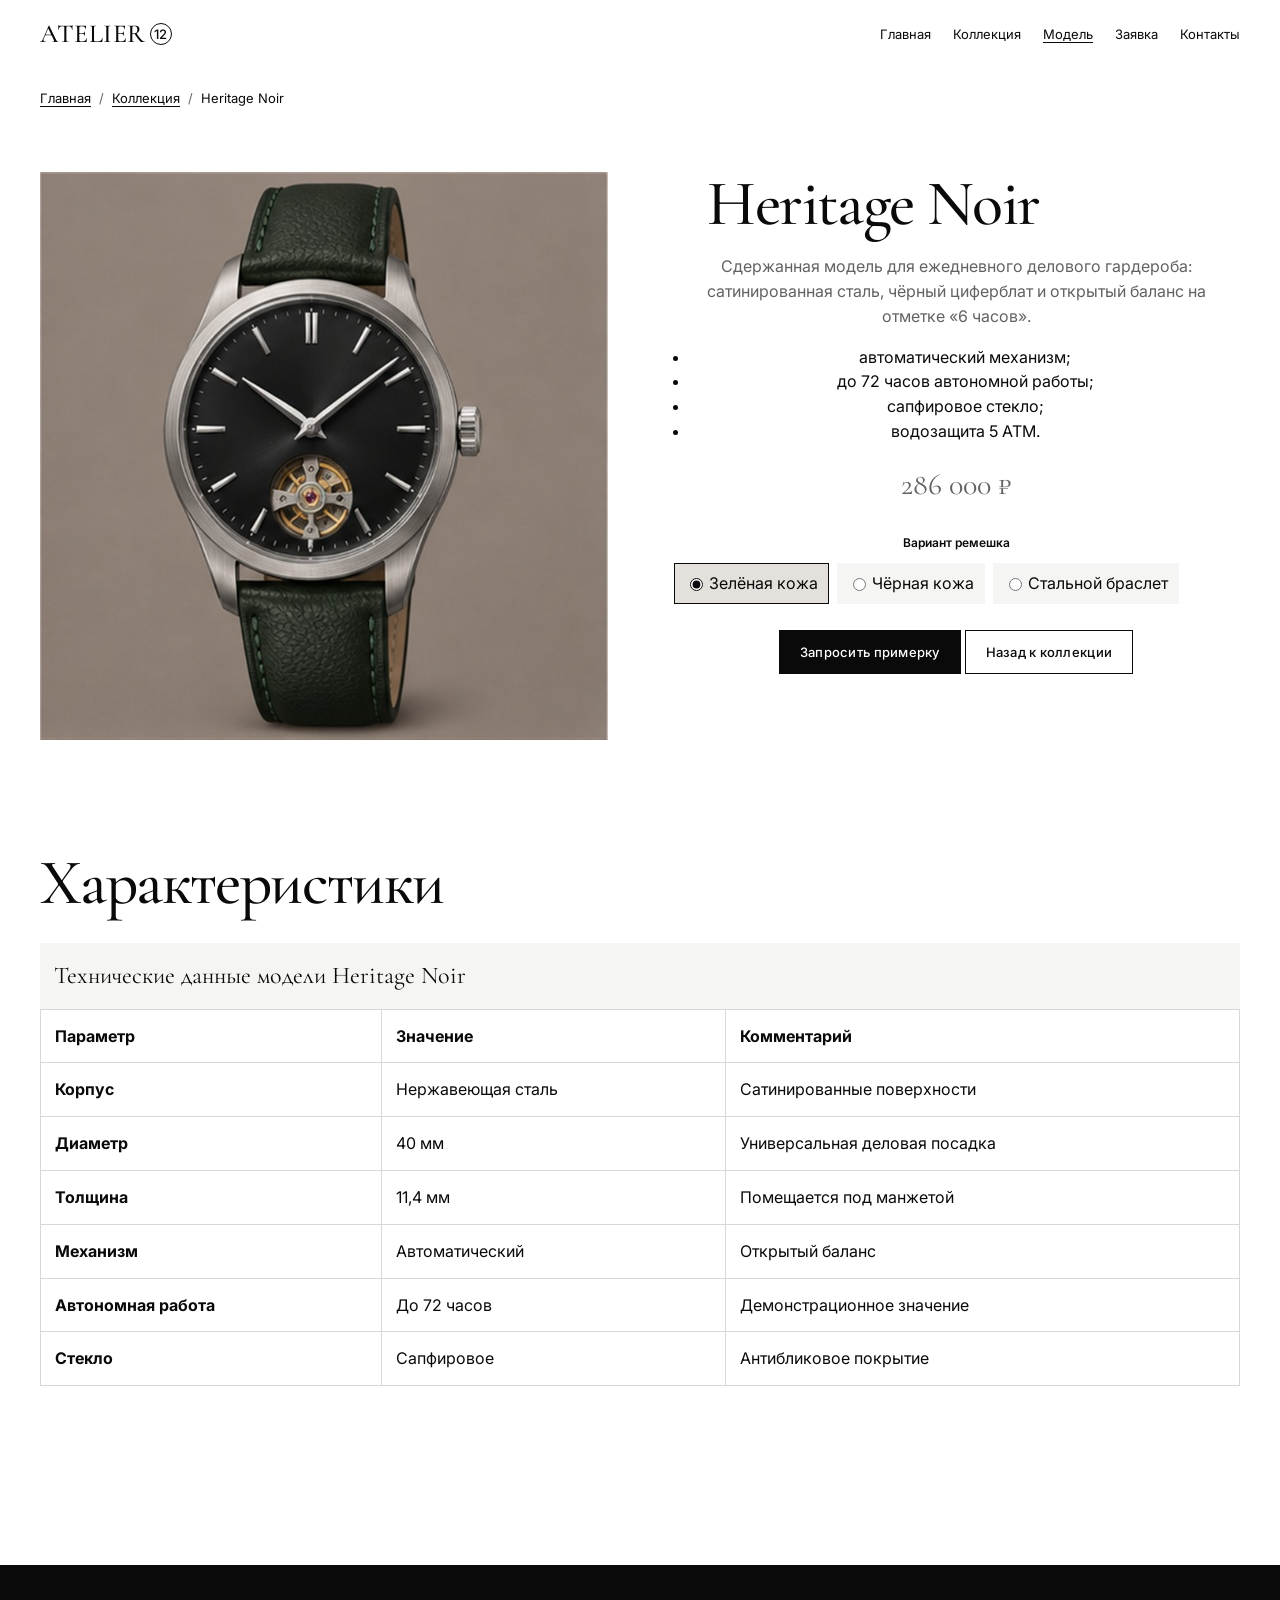
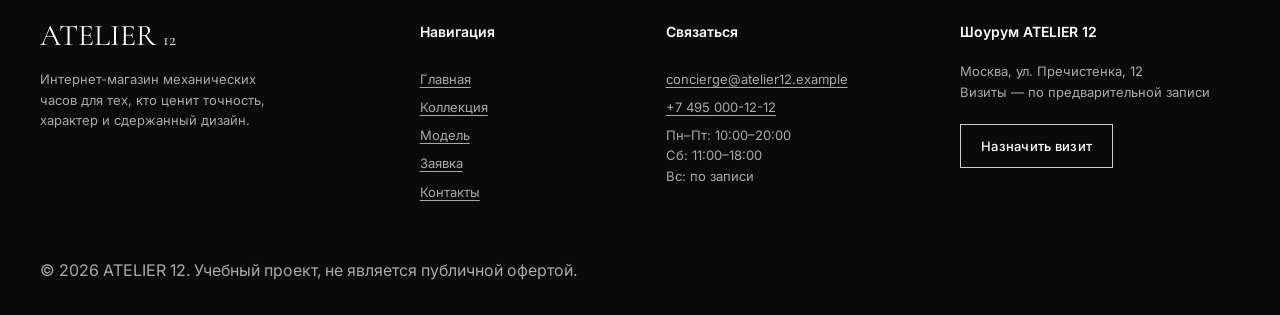
<file: product.html>
<!doctype html>
<html lang="ru">
<head>
  <meta charset="utf-8"><meta name="viewport" content="width=device-width, initial-scale=1">
  <meta name="description" content="Heritage Noir — механические часы ATELIER 12 со стальным корпусом и автономной работой до 72 часов.">
  <title>Heritage Noir — ATELIER 12</title>
  <link rel="stylesheet" href="css/style.css"><link rel="stylesheet" href="css/responsive.css"><script src="js/main.js" defer></script>
</head>
<body id="page-top">
  <a class="skip-link" href="#main">Перейти к основному содержимому</a>
  <header class="site-header"><div class="site-header__inner"><a class="brand" href="index.html" aria-label="ATELIER 12, главная">ATELIER <span class="brand__mark">12</span></a><button class="nav-toggle" type="button" aria-expanded="false" aria-controls="site-nav">Меню</button><nav class="site-nav" id="site-nav" aria-label="Основная навигация"><ul class="site-nav__list"><li><a class="site-nav__link" href="index.html">Главная</a></li><li><a class="site-nav__link" href="catalog.html">Коллекция</a></li><li><a class="site-nav__link" href="product.html" aria-current="page">Модель</a></li><li><a class="site-nav__link" href="order.html">Заявка</a></li><li><a class="site-nav__link" href="contacts.html">Контакты</a></li></ul></nav></div></header>
  <nav class="breadcrumbs" aria-label="Хлебные крошки"><ol><li><a href="index.html">Главная</a></li><li><a href="catalog.html">Коллекция</a></li><li aria-current="page">Heritage Noir</li></ol></nav>

  <main id="main" class="page-shell">
    <article class="product-detail page-intro">
      <div class="product-detail__media" data-reveal><img class="product-detail__image" data-strap-image src="images/heritage-noir-720.jpg" srcset="images/heritage-noir-360.jpg 360w, images/heritage-noir-720.jpg 720w" sizes="(max-width: 899px) calc(100vw - 32px), 52vw" alt="Механические часы Heritage Noir с чёрным циферблатом, открытым балансом и зелёным кожаным ремешком" width="720" height="720"></div>
      <div class="product-detail__content" data-reveal>
        <h1>Heritage Noir</h1>
        <p>Сдержанная модель для ежедневного делового гардероба: сатинированная сталь, чёрный циферблат и открытый баланс на отметке «6 часов».</p>
        <ul class="product-detail__features"><li>автоматический механизм;</li><li>до 72 часов автономной работы;</li><li>сапфировое стекло;</li><li>водозащита 5 ATM.</li></ul>
        <p class="product-detail__price">286 000 ₽</p>
        <fieldset class="material-picker"><legend>Вариант ремешка</legend><div class="material-picker__options"><label><input type="radio" name="strap" value="green" checked> Зелёная кожа</label><label><input type="radio" name="strap" value="black"> Чёрная кожа</label><label><input type="radio" name="strap" value="steel"> Стальной браслет</label></div><p class="strap-status" data-strap-status aria-live="polite">Выбрана зелёная кожа</p></fieldset>
        <button class="button" type="button" data-open-dialog data-product="Heritage Noir">Запросить примерку</button>
        <a class="button button--ghost" href="catalog.html">Назад к коллекции</a>
      </div>
    </article>

    <section class="specification-section" aria-labelledby="spec-title">
      <h2 class="section-heading" id="spec-title" data-reveal>Характеристики</h2>
      <div class="table-wrapper" tabindex="0" role="region" aria-label="Прокручиваемая таблица характеристик Heritage Noir" data-reveal>
        <table class="product-table">
          <caption>Технические данные модели Heritage Noir</caption>
          <thead><tr><th scope="col">Параметр</th><th scope="col">Значение</th><th scope="col">Комментарий</th></tr></thead>
          <tbody>
            <tr><th scope="row">Корпус</th><td>Нержавеющая сталь</td><td>Сатинированные поверхности</td></tr>
            <tr><th scope="row">Диаметр</th><td>40 мм</td><td>Универсальная деловая посадка</td></tr>
            <tr><th scope="row">Толщина</th><td>11,4 мм</td><td>Помещается под манжетой</td></tr>
            <tr><th scope="row">Механизм</th><td>Автоматический</td><td>Открытый баланс</td></tr>
            <tr><th scope="row">Автономная работа</th><td>До 72 часов</td><td>Демонстрационное значение</td></tr>
            <tr><th scope="row">Стекло</th><td>Сапфировое</td><td>Антибликовое покрытие</td></tr>
          </tbody>
        </table>
      </div>
    </section>
  </main>

  <dialog class="order-dialog" id="order-dialog" aria-labelledby="order-dialog-title">
    <div class="order-dialog__inner">
      <button class="order-dialog__close" type="button" data-dialog-close>Закрыть</button>
      <h2 class="order-dialog__title" id="order-dialog-title">Запрос на примерку</h2>
      <p>Оставьте контакты — персональный менеджер согласует время визита.</p>
      <form class="order-form" data-order-form novalidate>
        <input type="hidden" name="product" value="Heritage Noir">
        <div class="order-form__group order-form__group--wide"><label class="order-form__label" for="quick-name">Имя *</label><input class="order-form__input" id="quick-name" name="name" type="text" minlength="2" autocomplete="name" required aria-describedby="quick-name-error"><p class="form-error" id="quick-name-error" role="alert" hidden></p></div>
        <div class="order-form__group order-form__group--wide"><label class="order-form__label" for="quick-email">Электронная почта *</label><input class="order-form__input" id="quick-email" name="email" type="email" autocomplete="email" placeholder="name@example.com" required aria-describedby="quick-email-error"><p class="form-error" id="quick-email-error" role="alert" hidden></p></div>
        <div class="order-form__group order-form__group--wide"><label class="order-form__label" for="quick-phone">Телефон *</label><input class="order-form__input" id="quick-phone" name="phone" type="tel" autocomplete="tel" inputmode="tel" pattern="^\+?[0-9 ()-]{10,20}$" required aria-describedby="quick-phone-error"><p class="form-error" id="quick-phone-error" role="alert" hidden></p></div>
        <div class="order-form__group order-form__group--wide order-form__checkbox"><input id="quick-agreement" name="agreement" type="checkbox" required aria-describedby="quick-agreement-error"><label for="quick-agreement">Согласен на обработку данных *</label><p class="form-error" id="quick-agreement-error" role="alert" hidden></p></div>
        <div class="order-form__actions"><button class="button" type="submit" disabled>Отправить запрос</button></div>
      </form>
    </div>
  </dialog>

  <dialog class="success-dialog" id="success-dialog" aria-labelledby="success-dialog-title" aria-describedby="success-dialog-description">
    <div class="success-dialog__inner">
      <h2 class="success-dialog__title" id="success-dialog-title">Заявка успешно отправлена</h2>
      <p class="success-dialog__text" id="success-dialog-description">Спасибо за обращение. Персональный менеджер свяжется с вами в течение двух дней.</p>
      <div class="success-dialog__actions"><button class="button" type="button" data-success-close autofocus>Понятно</button></div>
    </div>
  </dialog>

  <footer class="site-footer">
    <div class="site-footer__inner">
      <div class="site-footer__grid">
        <div class="site-footer__brand">
          <p class="site-footer__wordmark">ATELIER <span>12</span></p>
          <p>Интернет-магазин механических часов для тех, кто ценит точность, характер и сдержанный дизайн.</p>
        </div>
        <nav class="site-footer__section site-footer__links" aria-label="Навигация в подвале">
          <h2>Навигация</h2>
          <a href="index.html">Главная</a>
          <a href="catalog.html">Коллекция</a>
          <a href="product.html">Модель</a>
          <a href="order.html">Заявка</a>
          <a href="contacts.html">Контакты</a>
        </nav>
        <div class="site-footer__section site-footer__links">
          <h2>Связаться</h2>
          <a href="mailto:concierge@atelier12.example">concierge@atelier12.example</a>
          <a href="tel:+74950001212">+7 495 000-12-12</a>
          <p>Пн–Пт: 10:00–20:00<br>Сб: 11:00–18:00<br>Вс: по записи</p>
        </div>
        <div class="site-footer__section site-footer__location">
          <h2>Шоурум ATELIER 12</h2>
          <address>Москва, ул. Пречистенка, 12<br>Визиты — по предварительной записи</address>
          <a class="button button--light site-footer__cta" href="order.html">Назначить визит</a>
        </div>
      </div>
      <p class="site-footer__legal">© 2026 ATELIER 12. Учебный проект, не является публичной офертой.</p>
    </div>
  </footer>
  <a class="back-to-top" href="#page-top" aria-label="Вернуться к началу страницы" hidden>Вверх</a>
</body>
</html>
</file>
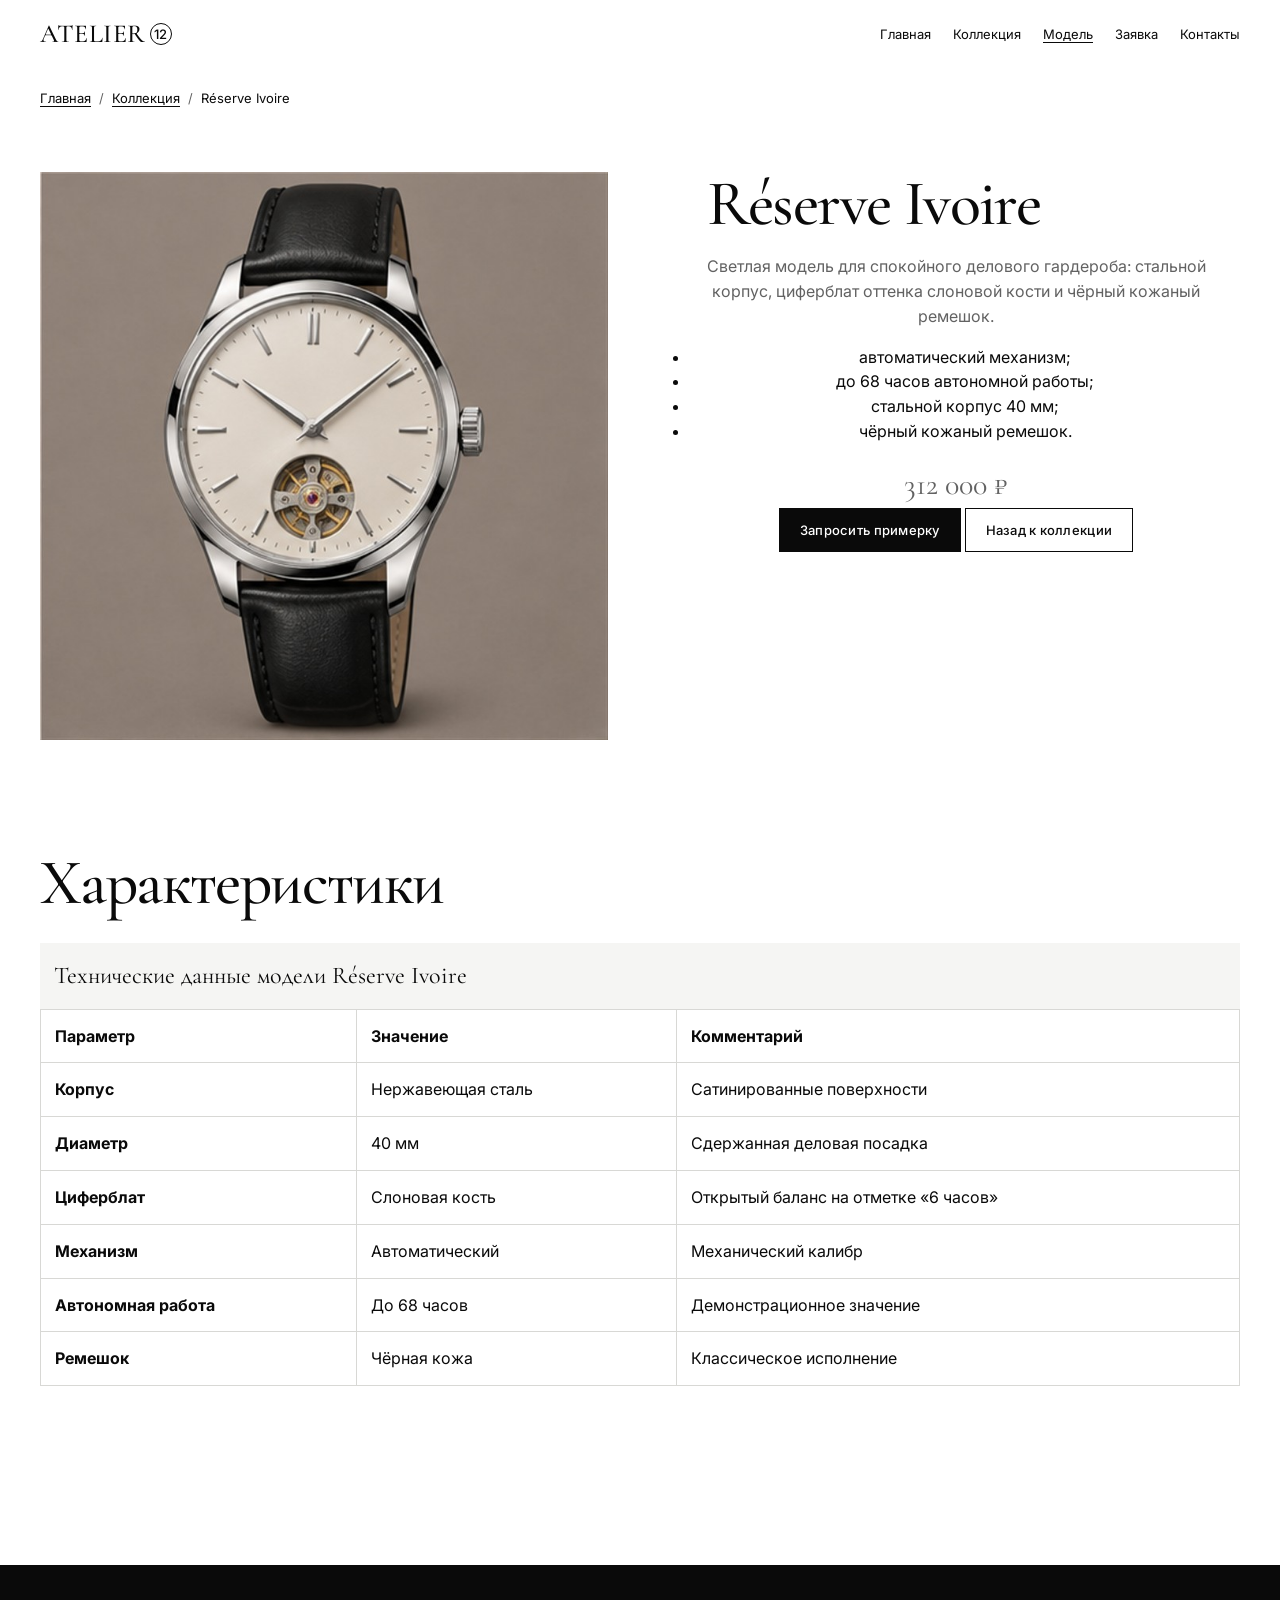
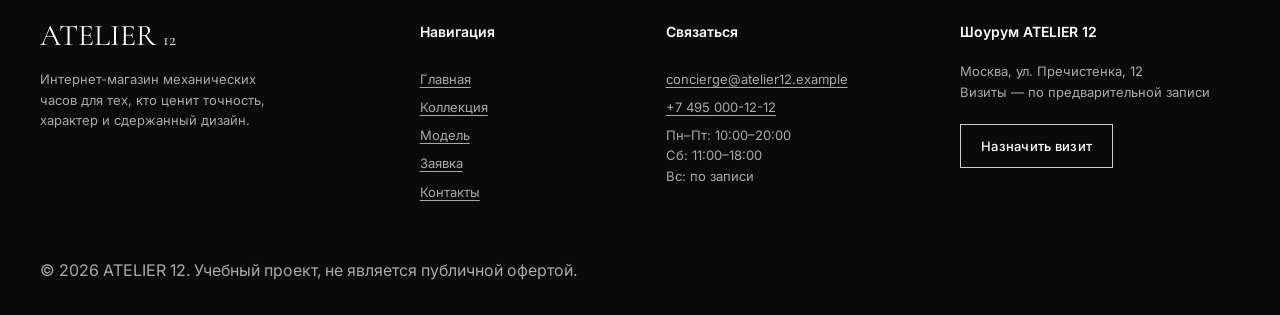
<file: reserve-ivoire.html>
<!doctype html>
<html lang="ru">
<head>
  <meta charset="utf-8"><meta name="viewport" content="width=device-width, initial-scale=1">
  <meta name="description" content="Réserve Ivoire — механические часы ATELIER 12 со светлым циферблатом, стальным корпусом и автономной работой до 68 часов.">
  <title>Réserve Ivoire — ATELIER 12</title>
  <link rel="stylesheet" href="css/style.css"><link rel="stylesheet" href="css/responsive.css"><script src="js/main.js" defer></script>
</head>
<body id="page-top">
  <a class="skip-link" href="#main">Перейти к основному содержимому</a>
  <header class="site-header"><div class="site-header__inner"><a class="brand" href="index.html" aria-label="ATELIER 12, главная">ATELIER <span class="brand__mark">12</span></a><button class="nav-toggle" type="button" aria-expanded="false" aria-controls="site-nav">Меню</button><nav class="site-nav" id="site-nav" aria-label="Основная навигация"><ul class="site-nav__list"><li><a class="site-nav__link" href="index.html">Главная</a></li><li><a class="site-nav__link" href="catalog.html">Коллекция</a></li><li><a class="site-nav__link" href="reserve-ivoire.html" aria-current="page">Модель</a></li><li><a class="site-nav__link" href="order.html">Заявка</a></li><li><a class="site-nav__link" href="contacts.html">Контакты</a></li></ul></nav></div></header>
  <nav class="breadcrumbs" aria-label="Хлебные крошки"><ol><li><a href="index.html">Главная</a></li><li><a href="catalog.html">Коллекция</a></li><li aria-current="page">Réserve Ivoire</li></ol></nav>

  <main id="main" class="page-shell">
    <article class="product-detail page-intro">
      <div class="product-detail__media" data-reveal><img class="product-detail__image" src="images/reserve-ivoire-720.jpg" srcset="images/reserve-ivoire-360.jpg 360w, images/reserve-ivoire-720.jpg 720w" sizes="(max-width: 899px) calc(100vw - 32px), 52vw" alt="Механические часы Réserve Ivoire со светлым циферблатом и чёрным кожаным ремешком" width="720" height="720"></div>
      <div class="product-detail__content" data-reveal>
        <h1>Réserve Ivoire</h1>
        <p>Светлая модель для спокойного делового гардероба: стальной корпус, циферблат оттенка слоновой кости и чёрный кожаный ремешок.</p>
        <ul class="product-detail__features"><li>автоматический механизм;</li><li>до 68 часов автономной работы;</li><li>стальной корпус 40 мм;</li><li>чёрный кожаный ремешок.</li></ul>
        <p class="product-detail__price">312 000 ₽</p>
        <button class="button" type="button" data-open-dialog data-product="Réserve Ivoire">Запросить примерку</button>
        <a class="button button--ghost" href="catalog.html">Назад к коллекции</a>
      </div>
    </article>

    <section class="specification-section" aria-labelledby="spec-title">
      <h2 class="section-heading" id="spec-title" data-reveal>Характеристики</h2>
      <div class="table-wrapper" tabindex="0" role="region" aria-label="Прокручиваемая таблица характеристик Réserve Ivoire" data-reveal>
        <table class="product-table">
          <caption>Технические данные модели Réserve Ivoire</caption>
          <thead><tr><th scope="col">Параметр</th><th scope="col">Значение</th><th scope="col">Комментарий</th></tr></thead>
          <tbody>
            <tr><th scope="row">Корпус</th><td>Нержавеющая сталь</td><td>Сатинированные поверхности</td></tr>
            <tr><th scope="row">Диаметр</th><td>40 мм</td><td>Сдержанная деловая посадка</td></tr>
            <tr><th scope="row">Циферблат</th><td>Слоновая кость</td><td>Открытый баланс на отметке «6 часов»</td></tr>
            <tr><th scope="row">Механизм</th><td>Автоматический</td><td>Механический калибр</td></tr>
            <tr><th scope="row">Автономная работа</th><td>До 68 часов</td><td>Демонстрационное значение</td></tr>
            <tr><th scope="row">Ремешок</th><td>Чёрная кожа</td><td>Классическое исполнение</td></tr>
          </tbody>
        </table>
      </div>
    </section>
  </main>

  <dialog class="order-dialog" id="order-dialog" aria-labelledby="order-dialog-title"><div class="order-dialog__inner"><button class="order-dialog__close" type="button" data-dialog-close>Закрыть</button><h2 class="order-dialog__title" id="order-dialog-title">Запрос на примерку</h2><p>Оставьте контакты — персональный менеджер согласует время визита.</p><form class="order-form" data-order-form novalidate><input type="hidden" name="product" value="Réserve Ivoire"><div class="order-form__group order-form__group--wide"><label class="order-form__label" for="quick-name">Имя *</label><input class="order-form__input" id="quick-name" name="name" type="text" minlength="2" autocomplete="name" required aria-describedby="quick-name-error"><p class="form-error" id="quick-name-error" role="alert" hidden></p></div><div class="order-form__group order-form__group--wide"><label class="order-form__label" for="quick-email">Электронная почта *</label><input class="order-form__input" id="quick-email" name="email" type="email" autocomplete="email" placeholder="name@example.com" required aria-describedby="quick-email-error"><p class="form-error" id="quick-email-error" role="alert" hidden></p></div><div class="order-form__group order-form__group--wide"><label class="order-form__label" for="quick-phone">Телефон *</label><input class="order-form__input" id="quick-phone" name="phone" type="tel" autocomplete="tel" inputmode="tel" pattern="^\+?[0-9 ()-]{10,20}$" required aria-describedby="quick-phone-error"><p class="form-error" id="quick-phone-error" role="alert" hidden></p></div><div class="order-form__group order-form__group--wide order-form__checkbox"><input id="quick-agreement" name="agreement" type="checkbox" required aria-describedby="quick-agreement-error"><label for="quick-agreement">Согласен на обработку данных *</label><p class="form-error" id="quick-agreement-error" role="alert" hidden></p></div><div class="order-form__actions"><button class="button" type="submit" disabled>Отправить запрос</button></div></form></div></dialog>
  <dialog class="success-dialog" id="success-dialog" aria-labelledby="success-dialog-title" aria-describedby="success-dialog-description"><div class="success-dialog__inner"><h2 class="success-dialog__title" id="success-dialog-title">Заявка успешно отправлена</h2><p class="success-dialog__text" id="success-dialog-description">Спасибо за обращение. Персональный менеджер свяжется с вами в течение двух дней.</p><div class="success-dialog__actions"><button class="button" type="button" data-success-close autofocus>Понятно</button></div></div></dialog>

  <footer class="site-footer"><div class="site-footer__inner"><div class="site-footer__grid"><div class="site-footer__brand"><p class="site-footer__wordmark">ATELIER <span>12</span></p><p>Интернет-магазин механических часов для тех, кто ценит точность, характер и сдержанный дизайн.</p></div><nav class="site-footer__section site-footer__links" aria-label="Навигация в подвале"><h2>Навигация</h2><a href="index.html">Главная</a><a href="catalog.html">Коллекция</a><a href="product.html">Модель</a><a href="order.html">Заявка</a><a href="contacts.html">Контакты</a></nav><div class="site-footer__section site-footer__links"><h2>Связаться</h2><a href="mailto:concierge@atelier12.example">concierge@atelier12.example</a><a href="tel:+74950001212">+7 495 000-12-12</a><p>Пн–Пт: 10:00–20:00<br>Сб: 11:00–18:00<br>Вс: по записи</p></div><div class="site-footer__section site-footer__location"><h2>Шоурум ATELIER 12</h2><address>Москва, ул. Пречистенка, 12<br>Визиты — по предварительной записи</address><a class="button button--light site-footer__cta" href="order.html">Назначить визит</a></div></div><p class="site-footer__legal">© 2026 ATELIER 12. Учебный проект, не является публичной офертой.</p></div></footer>
  <a class="back-to-top" href="#page-top" aria-label="Вернуться к началу страницы" hidden>Вверх</a>
</body>
</html>
</file>
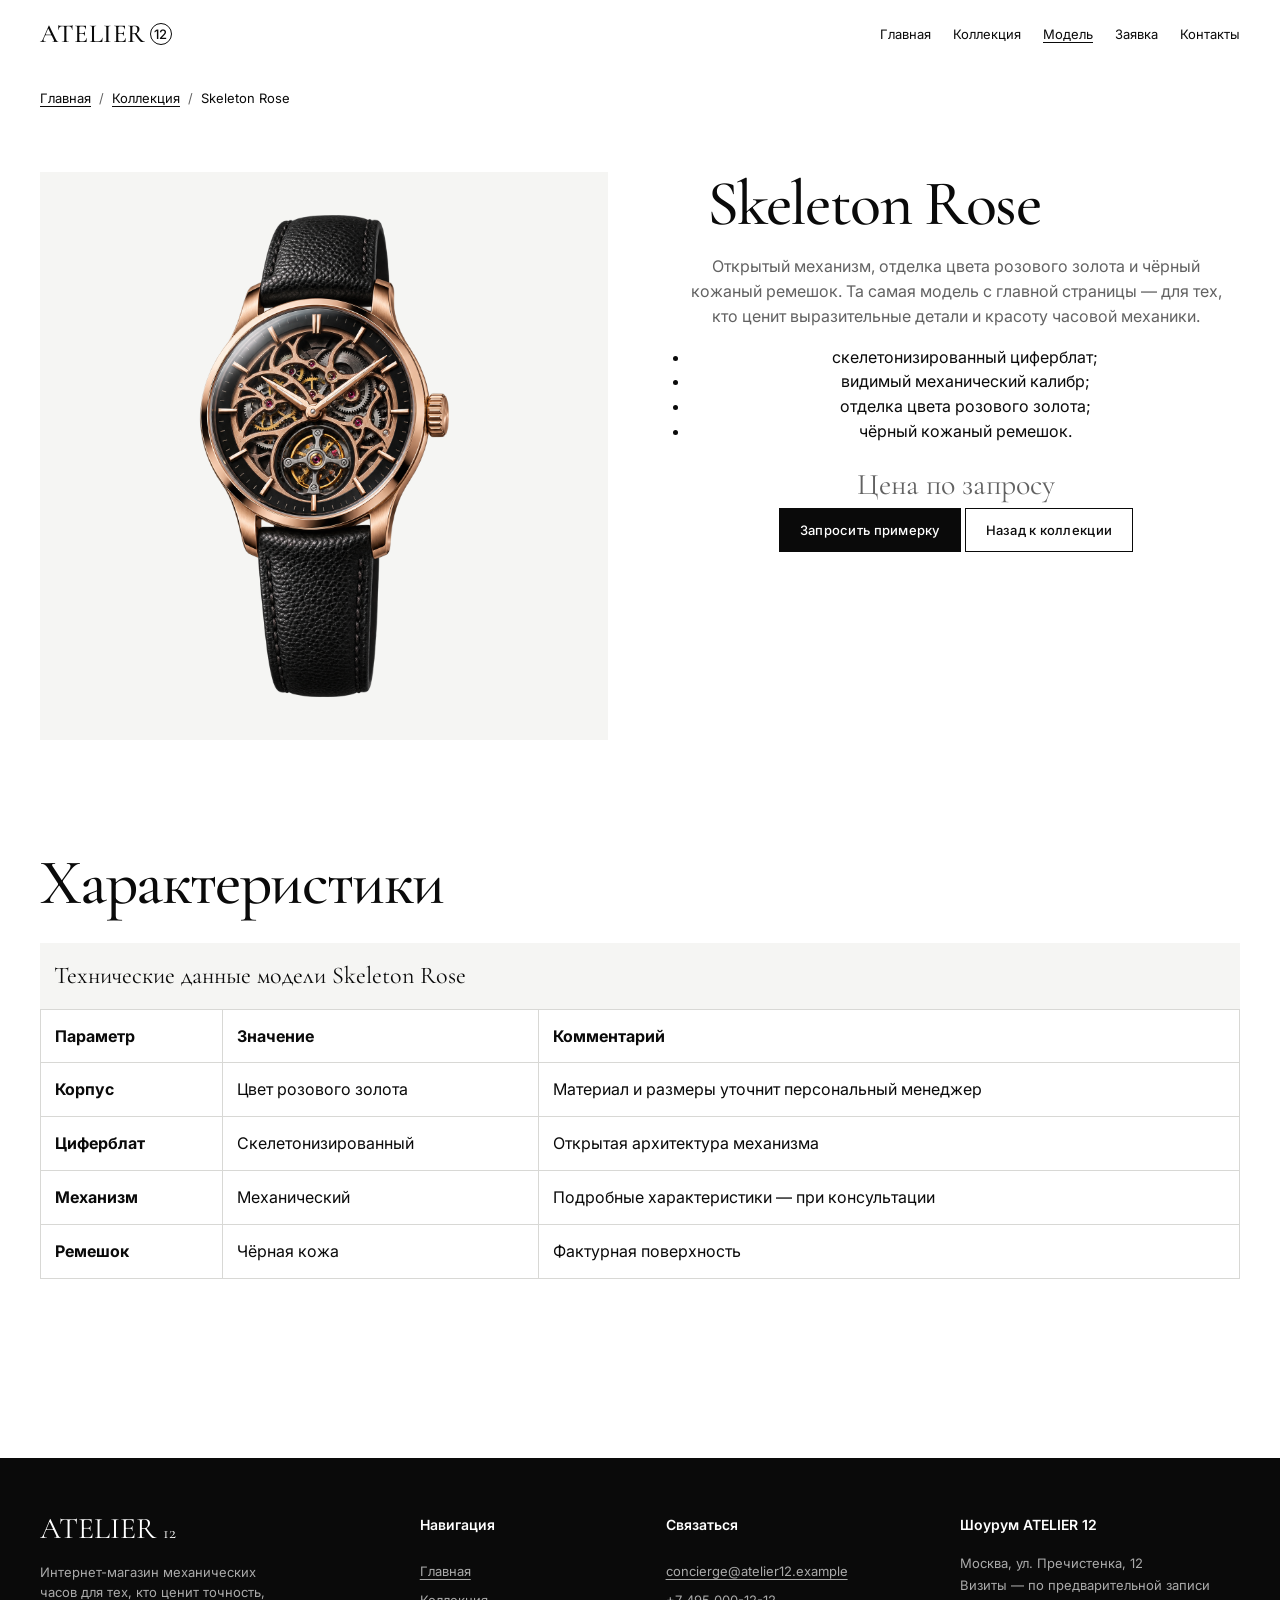
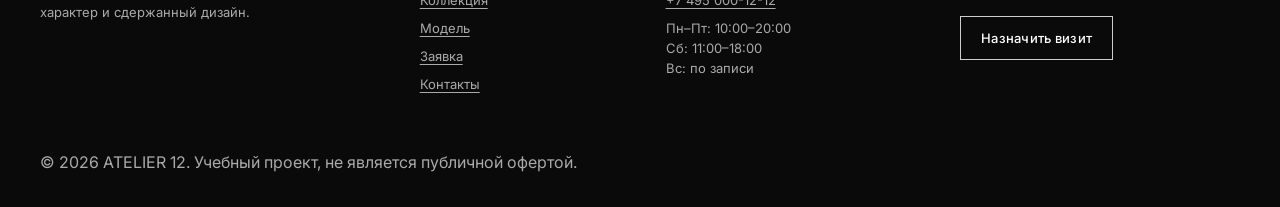
<file: skeleton-rose.html>
<!doctype html>
<html lang="ru">
<head>
  <meta charset="utf-8"><meta name="viewport" content="width=device-width, initial-scale=1">
  <meta name="description" content="Skeleton Rose — скелетонизированные механические часы ATELIER 12 в отделке цвета розового золота с чёрным ремешком.">
  <title>Skeleton Rose — ATELIER 12</title>
  <link rel="stylesheet" href="css/style.css"><link rel="stylesheet" href="css/responsive.css"><script src="js/main.js" defer></script>
</head>
<body id="page-top">
  <a class="skip-link" href="#main">Перейти к основному содержимому</a>
  <header class="site-header"><div class="site-header__inner"><a class="brand" href="index.html" aria-label="ATELIER 12, главная">ATELIER <span class="brand__mark">12</span></a><button class="nav-toggle" type="button" aria-expanded="false" aria-controls="site-nav">Меню</button><nav class="site-nav" id="site-nav" aria-label="Основная навигация"><ul class="site-nav__list"><li><a class="site-nav__link" href="index.html">Главная</a></li><li><a class="site-nav__link" href="catalog.html">Коллекция</a></li><li><a class="site-nav__link" href="skeleton-rose.html" aria-current="page">Модель</a></li><li><a class="site-nav__link" href="order.html">Заявка</a></li><li><a class="site-nav__link" href="contacts.html">Контакты</a></li></ul></nav></div></header>
  <nav class="breadcrumbs" aria-label="Хлебные крошки"><ol><li><a href="index.html">Главная</a></li><li><a href="catalog.html">Коллекция</a></li><li aria-current="page">Skeleton Rose</li></ol></nav>

  <main id="main" class="page-shell">
    <article class="product-detail page-intro">
      <div class="product-detail__media product-detail__media--skeleton" data-reveal><img class="product-detail__image" src="images/hero-skeleton-cutout.png" alt="Skeleton Rose: открытый механизм, корпус цвета розового золота и чёрный кожаный ремешок" width="1024" height="1536" fetchpriority="high"></div>
      <div class="product-detail__content" data-reveal>
        <h1>Skeleton Rose</h1>
        <p>Открытый механизм, отделка цвета розового золота и чёрный кожаный ремешок. Та самая модель с главной страницы — для тех, кто ценит выразительные детали и красоту часовой механики.</p>
        <ul class="product-detail__features"><li>скелетонизированный циферблат;</li><li>видимый механический калибр;</li><li>отделка цвета розового золота;</li><li>чёрный кожаный ремешок.</li></ul>
        <p class="product-detail__price">Цена по запросу</p>
        <button class="button" type="button" data-open-dialog data-product="Skeleton Rose">Запросить примерку</button>
        <a class="button button--ghost" href="catalog.html">Назад к коллекции</a>
      </div>
    </article>

    <section class="specification-section" aria-labelledby="spec-title">
      <h2 class="section-heading" id="spec-title" data-reveal>Характеристики</h2>
      <div class="table-wrapper" tabindex="0" role="region" aria-label="Прокручиваемая таблица характеристик Skeleton Rose" data-reveal>
        <table class="product-table">
          <caption>Технические данные модели Skeleton Rose</caption>
          <thead><tr><th scope="col">Параметр</th><th scope="col">Значение</th><th scope="col">Комментарий</th></tr></thead>
          <tbody>
            <tr><th scope="row">Корпус</th><td>Цвет розового золота</td><td>Материал и размеры уточнит персональный менеджер</td></tr>
            <tr><th scope="row">Циферблат</th><td>Скелетонизированный</td><td>Открытая архитектура механизма</td></tr>
            <tr><th scope="row">Механизм</th><td>Механический</td><td>Подробные характеристики — при консультации</td></tr>
            <tr><th scope="row">Ремешок</th><td>Чёрная кожа</td><td>Фактурная поверхность</td></tr>
          </tbody>
        </table>
      </div>
    </section>
  </main>

  <dialog class="order-dialog" id="order-dialog" aria-labelledby="order-dialog-title"><div class="order-dialog__inner"><button class="order-dialog__close" type="button" data-dialog-close>Закрыть</button><h2 class="order-dialog__title" id="order-dialog-title">Запрос на примерку</h2><p>Оставьте контакты — персональный менеджер согласует время визита.</p><form class="order-form" data-order-form novalidate><input type="hidden" name="product" value="Skeleton Rose"><div class="order-form__group order-form__group--wide"><label class="order-form__label" for="quick-name">Имя *</label><input class="order-form__input" id="quick-name" name="name" type="text" minlength="2" autocomplete="name" required aria-describedby="quick-name-error"><p class="form-error" id="quick-name-error" role="alert" hidden></p></div><div class="order-form__group order-form__group--wide"><label class="order-form__label" for="quick-email">Электронная почта *</label><input class="order-form__input" id="quick-email" name="email" type="email" autocomplete="email" placeholder="name@example.com" required aria-describedby="quick-email-error"><p class="form-error" id="quick-email-error" role="alert" hidden></p></div><div class="order-form__group order-form__group--wide"><label class="order-form__label" for="quick-phone">Телефон *</label><input class="order-form__input" id="quick-phone" name="phone" type="tel" autocomplete="tel" inputmode="tel" pattern="^\+?[0-9 ()-]{10,20}$" required aria-describedby="quick-phone-error"><p class="form-error" id="quick-phone-error" role="alert" hidden></p></div><div class="order-form__group order-form__group--wide order-form__checkbox"><input id="quick-agreement" name="agreement" type="checkbox" required aria-describedby="quick-agreement-error"><label for="quick-agreement">Согласен на обработку данных *</label><p class="form-error" id="quick-agreement-error" role="alert" hidden></p></div><div class="order-form__actions"><button class="button" type="submit" disabled>Отправить запрос</button></div></form></div></dialog>
  <dialog class="success-dialog" id="success-dialog" aria-labelledby="success-dialog-title" aria-describedby="success-dialog-description"><div class="success-dialog__inner"><h2 class="success-dialog__title" id="success-dialog-title">Заявка успешно отправлена</h2><p class="success-dialog__text" id="success-dialog-description">Спасибо за обращение. Персональный менеджер свяжется с вами в течение двух дней.</p><div class="success-dialog__actions"><button class="button" type="button" data-success-close autofocus>Понятно</button></div></div></dialog>

  <footer class="site-footer"><div class="site-footer__inner"><div class="site-footer__grid"><div class="site-footer__brand"><p class="site-footer__wordmark">ATELIER <span>12</span></p><p>Интернет-магазин механических часов для тех, кто ценит точность, характер и сдержанный дизайн.</p></div><nav class="site-footer__section site-footer__links" aria-label="Навигация в подвале"><h2>Навигация</h2><a href="index.html">Главная</a><a href="catalog.html">Коллекция</a><a href="product.html">Модель</a><a href="order.html">Заявка</a><a href="contacts.html">Контакты</a></nav><div class="site-footer__section site-footer__links"><h2>Связаться</h2><a href="mailto:concierge@atelier12.example">concierge@atelier12.example</a><a href="tel:+74950001212">+7 495 000-12-12</a><p>Пн–Пт: 10:00–20:00<br>Сб: 11:00–18:00<br>Вс: по записи</p></div><div class="site-footer__section site-footer__location"><h2>Шоурум ATELIER 12</h2><address>Москва, ул. Пречистенка, 12<br>Визиты — по предварительной записи</address><a class="button button--light site-footer__cta" href="order.html">Назначить визит</a></div></div><p class="site-footer__legal">© 2026 ATELIER 12. Учебный проект, не является публичной офертой.</p></div></footer>
  <a class="back-to-top" href="#page-top" aria-label="Вернуться к началу страницы" hidden>Вверх</a>
</body>
</html>
</file>
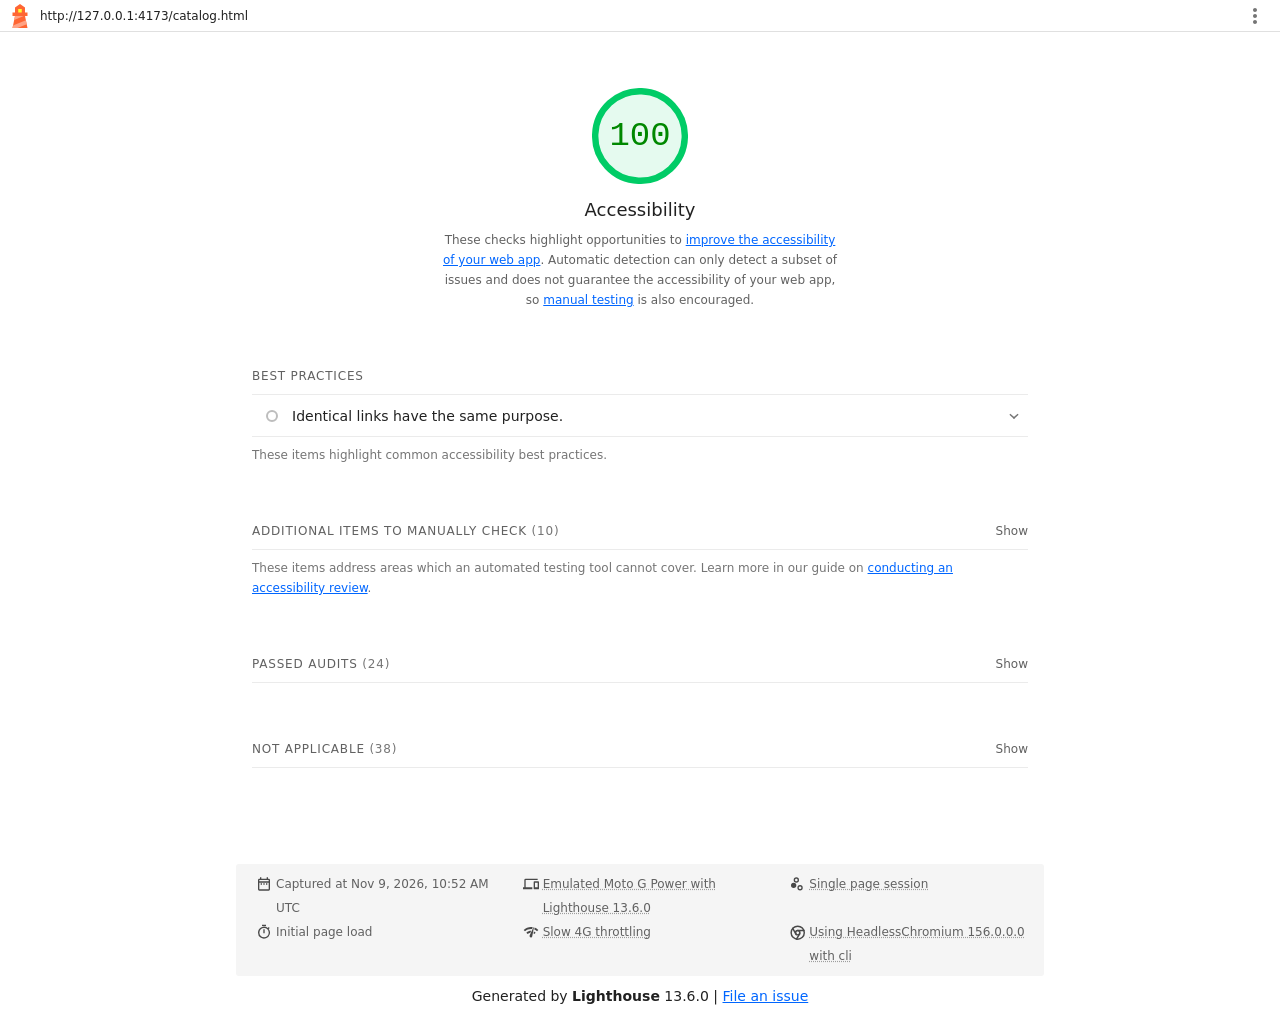
<file: lighthouse/catalog-accessibility.html>
<!--
@license
Copyright 2018 Google LLC
SPDX-License-Identifier: Apache-2.0
-->
<!doctype html>
<html lang="en">
<head>
  <meta charset="utf-8">
  <meta name="viewport" content="width=device-width, initial-scale=1, minimum-scale=1">
  <link rel="icon" href='data:image/svg+xml;utf8,<svg fill="none" xmlns="http://www.w3.org/2000/svg" viewBox="0 0 48 48"><path d="m14 7 10-7 10 7v10h5v7h-5l5 24H9l5-24H9v-7h5V7Z" fill="%23F63"/><path d="M31.561 24H14l-1.689 8.105L31.561 24ZM18.983 48H9l1.022-4.907L35.723 32.27l1.663 7.98L18.983 48Z" fill="%23FFA385"/><path fill="%23FF3" d="M20.5 10h7v7h-7z"/></svg>'>
  <title>Lighthouse Report</title>
  <style>body {margin: 0}</style>
</head>
<body>
  <noscript>Lighthouse report requires JavaScript. Please enable.</noscript>

  <div id="lh-log"></div>

  <script>window.__LIGHTHOUSE_JSON__ = {"lighthouseVersion":"13.6.0","requestedUrl":"http://127.0.0.1:4173/catalog.html","mainDocumentUrl":"http://127.0.0.1:4173/catalog.html","finalDisplayedUrl":"http://127.0.0.1:4173/catalog.html","finalUrl":"http://127.0.0.1:4173/catalog.html","fetchTime":"2026-11-09T10:52:54.384Z","gatherMode":"navigation","runWarnings":[],"userAgent":"Mozilla/5.0 (Windows NT 10.0; Win64; x64) AppleWebKit/537.36 (KHTML, like Gecko) HeadlessChrome/156.0.0.0 Safari/537.36","environment":{"networkUserAgent":"Mozilla/5.0 (Linux; Android 11; moto g power (2022)) AppleWebKit/537.36 (KHTML, like Gecko) Chrome/156.0.0.0 Mobile Safari/537.36","hostUserAgent":"Mozilla/5.0 (Windows NT 10.0; Win64; x64) AppleWebKit/537.36 (KHTML, like Gecko) HeadlessChrome/156.0.0.0 Safari/537.36","benchmarkIndex":2367,"credits":{"axe-core":"4.14.0"}},"audits":{"accesskeys":{"id":"accesskeys","title":"`[accesskey]` values are unique","description":"Access keys let users quickly focus a part of the page. For proper navigation, each access key must be unique. [Learn more about access keys](https://dequeuniversity.com/rules/axe/4.14/accesskeys).","score":null,"scoreDisplayMode":"notApplicable"},"aria-allowed-attr":{"id":"aria-allowed-attr","title":"`[aria-*]` attributes match their roles","description":"Each ARIA `role` supports a specific subset of `aria-*` attributes. Mismatching these invalidates the `aria-*` attributes. [Learn how to match ARIA attributes to their roles](https://dequeuniversity.com/rules/axe/4.14/aria-allowed-attr).","score":1,"scoreDisplayMode":"binary","details":{"type":"table","headings":[{"key":"node","valueType":"node","subItemsHeading":{"key":"relatedNode","valueType":"node"},"label":"Failing Elements"}],"items":[]}},"aria-allowed-role":{"id":"aria-allowed-role","title":"Uses ARIA roles only on compatible elements","description":"Many HTML elements can only be assigned certain ARIA roles. Using ARIA roles where they are not allowed can interfere with the accessibility of the web page. [Learn more about ARIA roles](https://dequeuniversity.com/rules/axe/4.14/aria-allowed-role).","score":null,"scoreDisplayMode":"notApplicable"},"aria-command-name":{"id":"aria-command-name","title":"`button`, `link`, and `menuitem` elements have accessible names","description":"When an element doesn't have an accessible name, screen readers announce it with a generic name, making it unusable for users who rely on screen readers. [Learn how to make command elements more accessible](https://dequeuniversity.com/rules/axe/4.14/aria-command-name).","score":null,"scoreDisplayMode":"notApplicable"},"aria-conditional-attr":{"id":"aria-conditional-attr","title":"ARIA attributes are used as specified for the element's role","description":"Some ARIA attributes are only allowed on an element under certain conditions. [Learn more about conditional ARIA attributes](https://dequeuniversity.com/rules/axe/4.14/aria-conditional-attr).","score":1,"scoreDisplayMode":"binary","details":{"type":"table","headings":[{"key":"node","valueType":"node","subItemsHeading":{"key":"relatedNode","valueType":"node"},"label":"Failing Elements"}],"items":[]}},"aria-deprecated-role":{"id":"aria-deprecated-role","title":"Deprecated ARIA roles were not used","description":"Deprecated ARIA roles may not be processed correctly by assistive technology. [Learn more about deprecated ARIA roles](https://dequeuniversity.com/rules/axe/4.14/aria-deprecated-role).","score":1,"scoreDisplayMode":"binary","details":{"type":"table","headings":[{"key":"node","valueType":"node","subItemsHeading":{"key":"relatedNode","valueType":"node"},"label":"Failing Elements"}],"items":[]}},"aria-dialog-name":{"id":"aria-dialog-name","title":"Elements with `role=\"dialog\"` or `role=\"alertdialog\"` have accessible names.","description":"ARIA dialog elements without accessible names may prevent screen readers users from discerning the purpose of these elements. [Learn how to make ARIA dialog elements more accessible](https://dequeuniversity.com/rules/axe/4.14/aria-dialog-name).","score":null,"scoreDisplayMode":"notApplicable"},"aria-hidden-body":{"id":"aria-hidden-body","title":"`[aria-hidden=\"true\"]` is not present on the document `\u003cbody>`","description":"Assistive technologies, like screen readers, work inconsistently when `aria-hidden=\"true\"` is set on the document `\u003cbody>`. [Learn how `aria-hidden` affects the document body](https://dequeuniversity.com/rules/axe/4.14/aria-hidden-body).","score":1,"scoreDisplayMode":"binary","details":{"type":"table","headings":[{"key":"node","valueType":"node","subItemsHeading":{"key":"relatedNode","valueType":"node"},"label":"Failing Elements"}],"items":[]}},"aria-hidden-focus":{"id":"aria-hidden-focus","title":"`[aria-hidden=\"true\"]` elements do not contain focusable descendents","description":"Focusable descendents within an `[aria-hidden=\"true\"]` element prevent those interactive elements from being available to users of assistive technologies like screen readers. [Learn how `aria-hidden` affects focusable elements](https://dequeuniversity.com/rules/axe/4.14/aria-hidden-focus).","score":null,"scoreDisplayMode":"notApplicable"},"aria-input-field-name":{"id":"aria-input-field-name","title":"ARIA input fields have accessible names","description":"When an input field doesn't have an accessible name, screen readers announce it with a generic name, making it unusable for users who rely on screen readers. [Learn more about input field labels](https://dequeuniversity.com/rules/axe/4.14/aria-input-field-name).","score":null,"scoreDisplayMode":"notApplicable"},"aria-meter-name":{"id":"aria-meter-name","title":"ARIA `meter` elements have accessible names","description":"When a meter element doesn't have an accessible name, screen readers announce it with a generic name, making it unusable for users who rely on screen readers. [Learn how to name `meter` elements](https://dequeuniversity.com/rules/axe/4.14/aria-meter-name).","score":null,"scoreDisplayMode":"notApplicable"},"aria-progressbar-name":{"id":"aria-progressbar-name","title":"ARIA `progressbar` elements have accessible names","description":"When a `progressbar` element doesn't have an accessible name, screen readers announce it with a generic name, making it unusable for users who rely on screen readers. [Learn how to label `progressbar` elements](https://dequeuniversity.com/rules/axe/4.14/aria-progressbar-name).","score":null,"scoreDisplayMode":"notApplicable"},"aria-prohibited-attr":{"id":"aria-prohibited-attr","title":"Elements use only permitted ARIA attributes","description":"Using ARIA attributes in roles where they are prohibited can mean that important information is not communicated to users of assistive technologies. [Learn more about prohibited ARIA roles](https://dequeuniversity.com/rules/axe/4.14/aria-prohibited-attr).","score":1,"scoreDisplayMode":"binary","details":{"type":"table","headings":[{"key":"node","valueType":"node","subItemsHeading":{"key":"relatedNode","valueType":"node"},"label":"Failing Elements"}],"items":[]}},"aria-required-attr":{"id":"aria-required-attr","title":"`[role]`s have all required `[aria-*]` attributes","description":"Some ARIA roles have required attributes that describe the state of the element to screen readers. [Learn more about roles and required attributes](https://dequeuniversity.com/rules/axe/4.14/aria-required-attr).","score":1,"scoreDisplayMode":"binary","details":{"type":"table","headings":[{"key":"node","valueType":"node","subItemsHeading":{"key":"relatedNode","valueType":"node"},"label":"Failing Elements"}],"items":[]}},"aria-required-children":{"id":"aria-required-children","title":"Elements with an ARIA `[role]` that require children to contain a specific `[role]` have all required children.","description":"Some ARIA parent roles must contain specific child roles to perform their intended accessibility functions. [Learn more about roles and required children elements](https://dequeuniversity.com/rules/axe/4.14/aria-required-children).","score":null,"scoreDisplayMode":"notApplicable"},"aria-required-parent":{"id":"aria-required-parent","title":"`[role]`s are contained by their required parent element","description":"Some ARIA child roles must be contained by specific parent roles to properly perform their intended accessibility functions. [Learn more about ARIA roles and required parent element](https://dequeuniversity.com/rules/axe/4.14/aria-required-parent).","score":null,"scoreDisplayMode":"notApplicable"},"aria-roles":{"id":"aria-roles","title":"`[role]` values are valid","description":"ARIA roles must have valid values in order to perform their intended accessibility functions. [Learn more about valid ARIA roles](https://dequeuniversity.com/rules/axe/4.14/aria-roles).","score":1,"scoreDisplayMode":"binary","details":{"type":"table","headings":[{"key":"node","valueType":"node","subItemsHeading":{"key":"relatedNode","valueType":"node"},"label":"Failing Elements"}],"items":[]}},"aria-text":{"id":"aria-text","title":"Elements with the `role=text` attribute do not have focusable descendents.","description":"Adding `role=text` around a text node split by markup enables VoiceOver to treat it as one phrase, but the element's focusable descendents will not be announced. [Learn more about the `role=text` attribute](https://dequeuniversity.com/rules/axe/4.14/aria-text).","score":null,"scoreDisplayMode":"notApplicable"},"aria-toggle-field-name":{"id":"aria-toggle-field-name","title":"ARIA toggle fields have accessible names","description":"When a toggle field doesn't have an accessible name, screen readers announce it with a generic name, making it unusable for users who rely on screen readers. [Learn more about toggle fields](https://dequeuniversity.com/rules/axe/4.14/aria-toggle-field-name).","score":null,"scoreDisplayMode":"notApplicable"},"aria-tooltip-name":{"id":"aria-tooltip-name","title":"ARIA `tooltip` elements have accessible names","description":"When a tooltip element doesn't have an accessible name, screen readers announce it with a generic name, making it unusable for users who rely on screen readers. [Learn how to name `tooltip` elements](https://dequeuniversity.com/rules/axe/4.14/aria-tooltip-name).","score":null,"scoreDisplayMode":"notApplicable"},"aria-treeitem-name":{"id":"aria-treeitem-name","title":"ARIA `treeitem` elements have accessible names","description":"When a `treeitem` element doesn't have an accessible name, screen readers announce it with a generic name, making it unusable for users who rely on screen readers. [Learn more about labeling `treeitem` elements](https://dequeuniversity.com/rules/axe/4.14/aria-treeitem-name).","score":null,"scoreDisplayMode":"notApplicable"},"aria-valid-attr-value":{"id":"aria-valid-attr-value","title":"`[aria-*]` attributes have valid values","description":"Assistive technologies, like screen readers, can't interpret ARIA attributes with invalid values. [Learn more about valid values for ARIA attributes](https://dequeuniversity.com/rules/axe/4.14/aria-valid-attr-value).","score":1,"scoreDisplayMode":"binary","details":{"type":"table","headings":[{"key":"node","valueType":"node","subItemsHeading":{"key":"relatedNode","valueType":"node"},"label":"Failing Elements"}],"items":[]}},"aria-valid-attr":{"id":"aria-valid-attr","title":"`[aria-*]` attributes are valid and not misspelled","description":"Assistive technologies, like screen readers, can't interpret ARIA attributes with invalid names. [Learn more about valid ARIA attributes](https://dequeuniversity.com/rules/axe/4.14/aria-valid-attr).","score":1,"scoreDisplayMode":"binary","details":{"type":"table","headings":[{"key":"node","valueType":"node","subItemsHeading":{"key":"relatedNode","valueType":"node"},"label":"Failing Elements"}],"items":[]}},"button-name":{"id":"button-name","title":"Buttons have an accessible name","description":"When a button doesn't have an accessible name, screen readers announce it as \"button\", making it unusable for users who rely on screen readers. [Learn how to make buttons more accessible](https://dequeuniversity.com/rules/axe/4.14/button-name).","score":1,"scoreDisplayMode":"binary","details":{"type":"table","headings":[{"key":"node","valueType":"node","subItemsHeading":{"key":"relatedNode","valueType":"node"},"label":"Failing Elements"}],"items":[]}},"bypass":{"id":"bypass","title":"The page contains a heading, skip link, or landmark region","description":"Adding ways to bypass repetitive content lets keyboard users navigate the page more efficiently. [Learn more about bypass blocks](https://dequeuniversity.com/rules/axe/4.14/bypass).","score":null,"scoreDisplayMode":"notApplicable"},"color-contrast":{"id":"color-contrast","title":"Background and foreground colors have a sufficient contrast ratio","description":"Low-contrast text is difficult or impossible for many users to read. [Learn how to provide sufficient color contrast](https://dequeuniversity.com/rules/axe/4.14/color-contrast).","score":1,"scoreDisplayMode":"binary","details":{"type":"table","headings":[{"key":"node","valueType":"node","subItemsHeading":{"key":"relatedNode","valueType":"node"},"label":"Failing Elements"}],"items":[]}},"definition-list":{"id":"definition-list","title":"`\u003cdl>`'s contain only properly-ordered `\u003cdt>` and `\u003cdd>` groups, `\u003cscript>`, `\u003ctemplate>` or `\u003cdiv>` elements.","description":"When definition lists are not properly marked up, screen readers may produce confusing or inaccurate output. [Learn how to structure definition lists correctly](https://dequeuniversity.com/rules/axe/4.14/definition-list).","score":null,"scoreDisplayMode":"notApplicable"},"dlitem":{"id":"dlitem","title":"Definition list items are wrapped in `\u003cdl>` elements","description":"Definition list items (`\u003cdt>` and `\u003cdd>`) must be wrapped in a parent `\u003cdl>` element to ensure that screen readers can properly announce them. [Learn how to structure definition lists correctly](https://dequeuniversity.com/rules/axe/4.14/dlitem).","score":null,"scoreDisplayMode":"notApplicable"},"document-title":{"id":"document-title","title":"Document has a `\u003ctitle>` element","description":"The title gives screen reader users an overview of the page, and search engine users rely on it heavily to determine if a page is relevant to their search. [Learn more about document titles](https://dequeuniversity.com/rules/axe/4.14/document-title).","score":1,"scoreDisplayMode":"binary","details":{"type":"table","headings":[{"key":"node","valueType":"node","subItemsHeading":{"key":"relatedNode","valueType":"node"},"label":"Failing Elements"}],"items":[]}},"duplicate-id-aria":{"id":"duplicate-id-aria","title":"ARIA IDs are unique","description":"The value of an ARIA ID must be unique to prevent other instances from being overlooked by assistive technologies. [Learn how to fix duplicate ARIA IDs](https://dequeuniversity.com/rules/axe/4.14/duplicate-id-aria).","score":null,"scoreDisplayMode":"notApplicable"},"empty-heading":{"id":"empty-heading","title":"All heading elements contain content.","description":"A heading with no content or inaccessible text prevent screen reader users from accessing information on the page's structure. [Learn more about headings](https://dequeuniversity.com/rules/axe/4.14/empty-heading).","score":null,"scoreDisplayMode":"notApplicable"},"form-field-multiple-labels":{"id":"form-field-multiple-labels","title":"No form fields have multiple labels","description":"Form fields with multiple labels can be confusingly announced by assistive technologies like screen readers which use either the first, the last, or all of the labels. [Learn how to use form labels](https://dequeuniversity.com/rules/axe/4.14/form-field-multiple-labels).","score":null,"scoreDisplayMode":"notApplicable"},"frame-title":{"id":"frame-title","title":"`\u003cframe>` or `\u003ciframe>` elements have a title","description":"Screen reader users rely on frame titles to describe the contents of frames. [Learn more about frame titles](https://dequeuniversity.com/rules/axe/4.14/frame-title).","score":null,"scoreDisplayMode":"notApplicable"},"heading-order":{"id":"heading-order","title":"Heading elements appear in a sequentially-descending order","description":"Properly ordered headings that do not skip levels convey the semantic structure of the page, making it easier to navigate and understand when using assistive technologies. [Learn more about heading order](https://dequeuniversity.com/rules/axe/4.14/heading-order).","score":1,"scoreDisplayMode":"binary","details":{"type":"table","headings":[{"key":"node","valueType":"node","subItemsHeading":{"key":"relatedNode","valueType":"node"},"label":"Failing Elements"}],"items":[]}},"html-has-lang":{"id":"html-has-lang","title":"`\u003chtml>` element has a `[lang]` attribute","description":"If a page doesn't specify a `lang` attribute, a screen reader assumes that the page is in the default language that the user chose when setting up the screen reader. If the page isn't actually in the default language, then the screen reader might not announce the page's text correctly. [Learn more about the `lang` attribute](https://dequeuniversity.com/rules/axe/4.14/html-has-lang).","score":1,"scoreDisplayMode":"binary","details":{"type":"table","headings":[{"key":"node","valueType":"node","subItemsHeading":{"key":"relatedNode","valueType":"node"},"label":"Failing Elements"}],"items":[]}},"html-lang-valid":{"id":"html-lang-valid","title":"`\u003chtml>` element has a valid value for its `[lang]` attribute","description":"Specifying a valid [BCP 47 language](https://www.w3.org/International/questions/qa-choosing-language-tags#question) helps screen readers announce text properly. [Learn how to use the `lang` attribute](https://dequeuniversity.com/rules/axe/4.14/html-lang-valid).","score":1,"scoreDisplayMode":"binary","details":{"type":"table","headings":[{"key":"node","valueType":"node","subItemsHeading":{"key":"relatedNode","valueType":"node"},"label":"Failing Elements"}],"items":[]}},"html-xml-lang-mismatch":{"id":"html-xml-lang-mismatch","title":"`\u003chtml>` element has an `[xml:lang]` attribute with the same base language as the `[lang]` attribute.","description":"If the webpage does not specify a consistent language, then the screen reader might not announce the page's text correctly. [Learn more about the `lang` attribute](https://dequeuniversity.com/rules/axe/4.14/html-xml-lang-mismatch).","score":null,"scoreDisplayMode":"notApplicable"},"identical-links-same-purpose":{"id":"identical-links-same-purpose","title":"Identical links have the same purpose.","description":"Links with the same destination should have the same description, to help users understand the link's purpose and decide whether to follow it. [Learn more about identical links](https://dequeuniversity.com/rules/axe/4.14/identical-links-same-purpose).","score":1,"scoreDisplayMode":"informative","details":{"type":"table","headings":[{"key":"node","valueType":"node","subItemsHeading":{"key":"relatedNode","valueType":"node"},"label":"Failing Elements"}],"items":[{"node":{"type":"node","lhId":"1-0-A","path":"1,HTML,1,BODY,3,MAIN,1,DIV,1,SECTION,2,DIV,0,ARTICLE,1,DIV,3,DIV,0,A","selector":"article.product-card > div.product-card__body > div.product-card__actions > a.button","boundingRect":{"top":1720,"bottom":1764,"left":10,"right":127,"width":117,"height":44},"snippet":"\u003ca class=\"button\" href=\"product.html\">","nodeLabel":"Подробнее","explanation":"Fix all of the following:\n  Check that links have the same purpose, or are intentionally ambiguous."},"subItems":{"type":"subitems","items":[{"relatedNode":{"type":"node","lhId":"1-1-A","path":"1,HTML,1,BODY,3,MAIN,1,DIV,1,SECTION,2,DIV,1,ARTICLE,1,DIV,3,DIV,0,A","selector":"article.product-card > div.product-card__body > div.product-card__actions > a.button","boundingRect":{"top":2346,"bottom":2390,"left":10,"right":127,"width":117,"height":44},"snippet":"\u003ca class=\"button\" href=\"reserve-ivoire.html\">","nodeLabel":"Подробнее"}},{"relatedNode":{"type":"node","lhId":"1-2-A","path":"1,HTML,1,BODY,3,MAIN,1,DIV,1,SECTION,2,DIV,2,ARTICLE,1,DIV,3,DIV,0,A","selector":"article.product-card > div.product-card__body > div.product-card__actions > a.button","boundingRect":{"top":2972,"bottom":3016,"left":10,"right":127,"width":117,"height":44},"snippet":"\u003ca class=\"button\" href=\"monarch-rose.html\">","nodeLabel":"Подробнее"}},{"relatedNode":{"type":"node","lhId":"1-3-A","path":"1,HTML,1,BODY,3,MAIN,1,DIV,1,SECTION,2,DIV,3,ARTICLE,1,DIV,3,DIV,0,A","selector":"article.product-card > div.product-card__body > div.product-card__actions > a.button","boundingRect":{"top":3597,"bottom":3641,"left":10,"right":127,"width":117,"height":44},"snippet":"\u003ca class=\"button\" href=\"product.html\">","nodeLabel":"Подробнее"}}]}}],"debugData":{"type":"debugdata","impact":"minor","tags":["cat.semantics","wcag2aaa","wcag249"]}}},"image-alt":{"id":"image-alt","title":"Image elements have `[alt]` attributes","description":"Informative elements should aim for short, descriptive alternate text. Decorative elements can be ignored with an empty alt attribute. [Learn more about the `alt` attribute](https://dequeuniversity.com/rules/axe/4.14/image-alt).","score":1,"scoreDisplayMode":"binary","details":{"type":"table","headings":[{"key":"node","valueType":"node","subItemsHeading":{"key":"relatedNode","valueType":"node"},"label":"Failing Elements"}],"items":[]}},"image-redundant-alt":{"id":"image-redundant-alt","title":"Image elements do not have `[alt]` attributes that are redundant text.","description":"Informative elements should aim for short, descriptive alternative text. Alternative text that is exactly the same as the text adjacent to the link or image is potentially confusing for screen reader users, because the text will be read twice. [Learn more about the `alt` attribute](https://dequeuniversity.com/rules/axe/4.14/image-redundant-alt).","score":null,"scoreDisplayMode":"notApplicable"},"input-button-name":{"id":"input-button-name","title":"Input buttons have discernible text.","description":"Adding discernable and accessible text to input buttons may help screen reader users understand the purpose of the input button. [Learn more about input buttons](https://dequeuniversity.com/rules/axe/4.14/input-button-name).","score":null,"scoreDisplayMode":"notApplicable"},"input-image-alt":{"id":"input-image-alt","title":"`\u003cinput type=\"image\">` elements have `[alt]` text","description":"When an image is being used as an `\u003cinput>` button, providing alternative text can help screen reader users understand the purpose of the button. [Learn about input image alt text](https://dequeuniversity.com/rules/axe/4.14/input-image-alt).","score":null,"scoreDisplayMode":"notApplicable"},"label-content-name-mismatch":{"id":"label-content-name-mismatch","title":"Elements with visible text labels have matching accessible names.","description":"Visible text labels that do not match the accessible name can result in a confusing experience for screen reader users. [Learn more about accessible names](https://dequeuniversity.com/rules/axe/4.14/label-content-name-mismatch).","score":1,"scoreDisplayMode":"binary","details":{"type":"table","headings":[{"key":"node","valueType":"node","subItemsHeading":{"key":"relatedNode","valueType":"node"},"label":"Failing Elements"}],"items":[]}},"label":{"id":"label","title":"Form elements have associated labels","description":"Labels ensure that form controls are announced properly by assistive technologies, like screen readers. [Learn more about form element labels](https://dequeuniversity.com/rules/axe/4.14/label).","score":1,"scoreDisplayMode":"binary","details":{"type":"table","headings":[{"key":"node","valueType":"node","subItemsHeading":{"key":"relatedNode","valueType":"node"},"label":"Failing Elements"}],"items":[]}},"landmark-one-main":{"id":"landmark-one-main","title":"Document has a main landmark.","description":"One main landmark helps screen reader users navigate a web page. [Learn more about landmarks](https://dequeuniversity.com/rules/axe/4.14/landmark-one-main).","score":1,"scoreDisplayMode":"binary","details":{"type":"table","headings":[{"key":"node","valueType":"node","subItemsHeading":{"key":"relatedNode","valueType":"node"},"label":"Failing Elements"}],"items":[]}},"link-name":{"id":"link-name","title":"Links have a discernible name","description":"Link text (and alternate text for images, when used as links) that is discernible, unique, and focusable improves the navigation experience for screen reader users. [Learn how to make links accessible](https://dequeuniversity.com/rules/axe/4.14/link-name).","score":1,"scoreDisplayMode":"binary","details":{"type":"table","headings":[{"key":"node","valueType":"node","subItemsHeading":{"key":"relatedNode","valueType":"node"},"label":"Failing Elements"}],"items":[]}},"link-in-text-block":{"id":"link-in-text-block","title":"Links are distinguishable without relying on color.","description":"Low-contrast text is difficult or impossible for many users to read. Link text that is discernible improves the experience for users with low vision. [Learn how to make links distinguishable](https://dequeuniversity.com/rules/axe/4.14/link-in-text-block).","score":null,"scoreDisplayMode":"notApplicable"},"list":{"id":"list","title":"Lists contain only `\u003cli>` elements and script supporting elements (`\u003cscript>` and `\u003ctemplate>`).","description":"Screen readers have a specific way of announcing lists. Ensuring proper list structure aids screen reader output. [Learn more about proper list structure](https://dequeuniversity.com/rules/axe/4.14/list).","score":1,"scoreDisplayMode":"binary","details":{"type":"table","headings":[{"key":"node","valueType":"node","subItemsHeading":{"key":"relatedNode","valueType":"node"},"label":"Failing Elements"}],"items":[]}},"listitem":{"id":"listitem","title":"List items (`\u003cli>`) are contained within `\u003cul>`, `\u003col>` or `\u003cmenu>` parent elements","description":"Screen readers require list items (`\u003cli>`) to be contained within a parent `\u003cul>`, `\u003col>` or `\u003cmenu>` to be announced properly. [Learn more about proper list structure](https://dequeuniversity.com/rules/axe/4.14/listitem).","score":1,"scoreDisplayMode":"binary","details":{"type":"table","headings":[{"key":"node","valueType":"node","subItemsHeading":{"key":"relatedNode","valueType":"node"},"label":"Failing Elements"}],"items":[]}},"meta-refresh":{"id":"meta-refresh","title":"The document does not use `\u003cmeta http-equiv=\"refresh\">`","description":"Users do not expect a page to refresh automatically, and doing so will move focus back to the top of the page. This may create a frustrating or confusing experience. [Learn more about the refresh meta tag](https://dequeuniversity.com/rules/axe/4.14/meta-refresh).","score":null,"scoreDisplayMode":"notApplicable"},"meta-viewport":{"id":"meta-viewport","title":"`[user-scalable=\"no\"]` is not used in the `\u003cmeta name=\"viewport\">` element and the `[maximum-scale]` attribute is not less than 5.","description":"Disabling zooming is problematic for users with low vision who rely on screen magnification to properly see the contents of a web page. [Learn more about the viewport meta tag](https://dequeuniversity.com/rules/axe/4.14/meta-viewport).","score":1,"scoreDisplayMode":"binary","details":{"type":"table","headings":[{"key":"node","valueType":"node","subItemsHeading":{"key":"relatedNode","valueType":"node"},"label":"Failing Elements"}],"items":[]}},"object-alt":{"id":"object-alt","title":"`\u003cobject>` elements have alternate text","description":"Screen readers cannot translate non-text content. Adding alternate text to `\u003cobject>` elements helps screen readers convey meaning to users. [Learn more about alt text for `object` elements](https://dequeuniversity.com/rules/axe/4.14/object-alt).","score":null,"scoreDisplayMode":"notApplicable"},"select-name":{"id":"select-name","title":"Select elements have associated label elements.","description":"Form elements without effective labels can create frustrating experiences for screen reader users. [Learn more about the `select` element](https://dequeuniversity.com/rules/axe/4.14/select-name).","score":null,"scoreDisplayMode":"notApplicable"},"skip-link":{"id":"skip-link","title":"Skip links are focusable.","description":"Including a skip link can help users skip to the main content to save time. [Learn more about skip links](https://dequeuniversity.com/rules/axe/4.14/skip-link).","score":1,"scoreDisplayMode":"binary","details":{"type":"table","headings":[{"key":"node","valueType":"node","subItemsHeading":{"key":"relatedNode","valueType":"node"},"label":"Failing Elements"}],"items":[]}},"tabindex":{"id":"tabindex","title":"No element has a `[tabindex]` value greater than 0","description":"A value greater than 0 implies an explicit navigation ordering. Although technically valid, this often creates frustrating experiences for users who rely on assistive technologies. [Learn more about the `tabindex` attribute](https://dequeuniversity.com/rules/axe/4.14/tabindex).","score":null,"scoreDisplayMode":"notApplicable"},"table-duplicate-name":{"id":"table-duplicate-name","title":"Tables have different content in the summary attribute and `\u003ccaption>`.","description":"The summary attribute should describe the table structure, while `\u003ccaption>` should have the onscreen title. Accurate table mark-up helps users of screen readers. [Learn more about summary and caption](https://dequeuniversity.com/rules/axe/4.14/table-duplicate-name).","score":null,"scoreDisplayMode":"notApplicable"},"table-fake-caption":{"id":"table-fake-caption","title":"Tables use `\u003ccaption>` instead of cells with the `[colspan]` attribute to indicate a caption.","description":"Screen readers have features to make navigating tables easier. Ensuring that tables use the actual caption element instead of cells with the `[colspan]` attribute may improve the experience for screen reader users. [Learn more about captions](https://dequeuniversity.com/rules/axe/4.14/table-fake-caption).","score":null,"scoreDisplayMode":"notApplicable"},"target-size":{"id":"target-size","title":"Touch targets have sufficient size and spacing.","description":"Touch targets with sufficient size and spacing help users who may have difficulty targeting small controls to activate the targets. [Learn more about touch targets](https://dequeuniversity.com/rules/axe/4.14/target-size).","score":1,"scoreDisplayMode":"binary","details":{"type":"table","headings":[{"key":"node","valueType":"node","subItemsHeading":{"key":"relatedNode","valueType":"node"},"label":"Failing Elements"}],"items":[]}},"td-has-header":{"id":"td-has-header","title":"`\u003ctd>` elements in a large `\u003ctable>` have one or more table headers.","description":"Screen readers have features to make navigating tables easier. Ensuring that `\u003ctd>` elements in a large table (3 or more cells in width and height) have an associated table header may improve the experience for screen reader users. [Learn more about table headers](https://dequeuniversity.com/rules/axe/4.14/td-has-header).","score":null,"scoreDisplayMode":"notApplicable"},"td-headers-attr":{"id":"td-headers-attr","title":"Cells in a `\u003ctable>` element that use the `[headers]` attribute refer to table cells within the same table.","description":"Screen readers have features to make navigating tables easier. Ensuring `\u003ctd>` cells using the `[headers]` attribute only refer to other cells in the same table may improve the experience for screen reader users. [Learn more about the `headers` attribute](https://dequeuniversity.com/rules/axe/4.14/td-headers-attr).","score":null,"scoreDisplayMode":"notApplicable"},"th-has-data-cells":{"id":"th-has-data-cells","title":"`\u003cth>` elements and elements with `[role=\"columnheader\"/\"rowheader\"]` have data cells they describe.","description":"Screen readers have features to make navigating tables easier. Ensuring table headers always refer to some set of cells may improve the experience for screen reader users. [Learn more about table headers](https://dequeuniversity.com/rules/axe/4.14/th-has-data-cells).","score":null,"scoreDisplayMode":"notApplicable"},"valid-lang":{"id":"valid-lang","title":"`[lang]` attributes have a valid value","description":"Specifying a valid [BCP 47 language](https://www.w3.org/International/questions/qa-choosing-language-tags#question) on elements helps ensure that text is pronounced correctly by a screen reader. [Learn how to use the `lang` attribute](https://dequeuniversity.com/rules/axe/4.14/valid-lang).","score":null,"scoreDisplayMode":"notApplicable"},"video-caption":{"id":"video-caption","title":"`\u003cvideo>` elements contain a `\u003ctrack>` element with `[kind=\"captions\"]`","description":"When a video provides a caption it is easier for deaf and hearing impaired users to access its information. [Learn more about video captions](https://dequeuniversity.com/rules/axe/4.14/video-caption).","score":null,"scoreDisplayMode":"notApplicable"},"custom-controls-labels":{"id":"custom-controls-labels","title":"Custom controls have associated labels","description":"Custom interactive controls have associated labels, provided by aria-label or aria-labelledby. [Learn more about custom controls and labels](https://developer.chrome.com/docs/lighthouse/accessibility/custom-controls-labels/).","score":null,"scoreDisplayMode":"manual"},"custom-controls-roles":{"id":"custom-controls-roles","title":"Custom controls have ARIA roles","description":"Custom interactive controls have appropriate ARIA roles. [Learn how to add roles to custom controls](https://developer.chrome.com/docs/lighthouse/accessibility/custom-control-roles/).","score":null,"scoreDisplayMode":"manual"},"focus-traps":{"id":"focus-traps","title":"User focus is not accidentally trapped in a region","description":"A user can tab into and out of any control or region without accidentally trapping their focus. [Learn how to avoid focus traps](https://developer.chrome.com/docs/lighthouse/accessibility/focus-traps/).","score":null,"scoreDisplayMode":"manual"},"focusable-controls":{"id":"focusable-controls","title":"Interactive controls are keyboard focusable","description":"Custom interactive controls are keyboard focusable and display a focus indicator. [Learn how to make custom controls focusable](https://developer.chrome.com/docs/lighthouse/accessibility/focusable-controls/).","score":null,"scoreDisplayMode":"manual"},"interactive-element-affordance":{"id":"interactive-element-affordance","title":"Interactive elements indicate their purpose and state","description":"Interactive elements, such as links and buttons, should indicate their state and be distinguishable from non-interactive elements. [Learn how to decorate interactive elements with affordance hints](https://developer.chrome.com/docs/lighthouse/accessibility/interactive-element-affordance/).","score":null,"scoreDisplayMode":"manual"},"logical-tab-order":{"id":"logical-tab-order","title":"The page has a logical tab order","description":"Tabbing through the page follows the visual layout. Users cannot focus elements that are offscreen. [Learn more about logical tab ordering](https://developer.chrome.com/docs/lighthouse/accessibility/logical-tab-order/).","score":null,"scoreDisplayMode":"manual"},"managed-focus":{"id":"managed-focus","title":"The user's focus is directed to new content added to the page","description":"If new content, such as a dialog, is added to the page, the user's focus is directed to it. [Learn how to direct focus to new content](https://developer.chrome.com/docs/lighthouse/accessibility/managed-focus/).","score":null,"scoreDisplayMode":"manual"},"offscreen-content-hidden":{"id":"offscreen-content-hidden","title":"Offscreen content is hidden from assistive technology","description":"Offscreen content is hidden with display: none or aria-hidden=true. [Learn how to properly hide offscreen content](https://developer.chrome.com/docs/lighthouse/accessibility/offscreen-content-hidden/).","score":null,"scoreDisplayMode":"manual"},"use-landmarks":{"id":"use-landmarks","title":"HTML5 landmark elements are used to improve navigation","description":"Landmark elements (`\u003cmain>`, `\u003cnav>`, etc.) are used to improve the keyboard navigation of the page for assistive technology. [Learn more about landmark elements](https://developer.chrome.com/docs/lighthouse/accessibility/use-landmarks/).","score":null,"scoreDisplayMode":"manual"},"visual-order-follows-dom":{"id":"visual-order-follows-dom","title":"Visual order on the page follows DOM order","description":"DOM order matches the visual order, improving navigation for assistive technology. [Learn more about DOM and visual ordering](https://developer.chrome.com/docs/lighthouse/accessibility/visual-order-follows-dom/).","score":null,"scoreDisplayMode":"manual"},"autocomplete-valid":{"id":"autocomplete-valid","title":"`autocomplete` attributes are used correctly","description":"The `autocomplete` attribute values must be valid and correctly applied for screen readers to function correctly. [Learn more about valid autocomplete values](https://dequeuniversity.com/rules/axe/4.14/autocomplete-valid).","score":null,"scoreDisplayMode":"notApplicable"},"presentation-role-conflict":{"id":"presentation-role-conflict","title":"Elements with `role=\"none\"` or `role=\"presentation\"` do not have conflicts","description":"There are certain cases where the semantic role of an element with `role=\"none\"` or `role=\"presentation\"` does not resolve to none or presentation. To ensure the element remains removed from the accessibility tree, you should not add any global ARIA attributes to the element or make it focusable. [Learn more about presentation role conflict](https://dequeuniversity.com/rules/axe/4.14/presentation-role-conflict).","score":null,"scoreDisplayMode":"notApplicable"},"svg-img-alt":{"id":"svg-img-alt","title":"SVG elements with an `img` role have an accessible text alternative","description":"Ensures SVG elements with an `img`, `graphics-document` or `graphics-symbol` role have an accessible text alternative. [Learn more about SVG alt text](https://dequeuniversity.com/rules/axe/4.14/svg-img-alt).","score":null,"scoreDisplayMode":"notApplicable"}},"configSettings":{"output":["html"],"maxWaitForFcp":30000,"maxWaitForLoad":45000,"pauseAfterFcpMs":1000,"pauseAfterLoadMs":1000,"networkQuietThresholdMs":1000,"cpuQuietThresholdMs":1000,"formFactor":"mobile","throttling":{"rttMs":150,"throughputKbps":1638.4,"requestLatencyMs":562.5,"downloadThroughputKbps":1474.5600000000002,"uploadThroughputKbps":675,"cpuSlowdownMultiplier":4},"throttlingMethod":"simulate","screenEmulation":{"mobile":true,"width":412,"height":823,"deviceScaleFactor":1.75,"disabled":false},"emulatedUserAgent":"Mozilla/5.0 (Linux; Android 11; moto g power (2022)) AppleWebKit/537.36 (KHTML, like Gecko) Chrome/136.0.0.0 Mobile Safari/537.36","auditMode":false,"gatherMode":false,"clearStorageTypes":["file_systems","shader_cache","service_workers","cache_storage"],"disableStorageReset":false,"debugNavigation":false,"channel":"cli","usePassiveGathering":false,"disableFullPageScreenshot":false,"skipAboutBlank":false,"blankPage":"about:blank","ignoreStatusCode":false,"locale":"en-US","blockedUrlPatterns":null,"additionalTraceCategories":null,"extraHeaders":null,"precomputedLanternData":null,"onlyAudits":null,"onlyCategories":["accessibility"],"skipAudits":null},"categories":{"accessibility":{"title":"Accessibility","description":"These checks highlight opportunities to [improve the accessibility of your web app](https://developer.chrome.com/docs/lighthouse/accessibility/). Automatic detection can only detect a subset of issues and does not guarantee the accessibility of your web app, so [manual testing](https://web.dev/articles/how-to-review) is also encouraged.","manualDescription":"These items address areas which an automated testing tool cannot cover. Learn more in our guide on [conducting an accessibility review](https://web.dev/articles/how-to-review).","supportedModes":["navigation","snapshot"],"auditRefs":[{"id":"accesskeys","weight":0,"group":"a11y-navigation"},{"id":"aria-allowed-attr","weight":10,"group":"a11y-aria"},{"id":"aria-command-name","weight":0,"group":"a11y-aria"},{"id":"aria-conditional-attr","weight":7,"group":"a11y-aria"},{"id":"aria-deprecated-role","weight":1,"group":"a11y-aria"},{"id":"aria-dialog-name","weight":0,"group":"a11y-aria"},{"id":"aria-hidden-body","weight":10,"group":"a11y-aria"},{"id":"aria-hidden-focus","weight":0,"group":"a11y-aria"},{"id":"aria-input-field-name","weight":0,"group":"a11y-aria"},{"id":"aria-meter-name","weight":0,"group":"a11y-aria"},{"id":"aria-progressbar-name","weight":0,"group":"a11y-aria"},{"id":"aria-prohibited-attr","weight":7,"group":"a11y-aria"},{"id":"aria-required-attr","weight":10,"group":"a11y-aria"},{"id":"aria-required-children","weight":0,"group":"a11y-aria"},{"id":"aria-required-parent","weight":0,"group":"a11y-aria"},{"id":"aria-roles","weight":10,"group":"a11y-aria"},{"id":"aria-text","weight":0,"group":"a11y-aria"},{"id":"aria-toggle-field-name","weight":0,"group":"a11y-aria"},{"id":"aria-tooltip-name","weight":0,"group":"a11y-aria"},{"id":"aria-treeitem-name","weight":0,"group":"a11y-aria"},{"id":"aria-valid-attr-value","weight":10,"group":"a11y-aria"},{"id":"aria-valid-attr","weight":10,"group":"a11y-aria"},{"id":"button-name","weight":10,"group":"a11y-names-labels"},{"id":"bypass","weight":0,"group":"a11y-navigation"},{"id":"color-contrast","weight":7,"group":"a11y-color-contrast"},{"id":"definition-list","weight":0,"group":"a11y-tables-lists"},{"id":"dlitem","weight":0,"group":"a11y-tables-lists"},{"id":"document-title","weight":7,"group":"a11y-names-labels"},{"id":"duplicate-id-aria","weight":0,"group":"a11y-aria"},{"id":"form-field-multiple-labels","weight":0,"group":"a11y-names-labels"},{"id":"frame-title","weight":0,"group":"a11y-names-labels"},{"id":"heading-order","weight":3,"group":"a11y-navigation"},{"id":"html-has-lang","weight":7,"group":"a11y-language"},{"id":"html-lang-valid","weight":7,"group":"a11y-language"},{"id":"html-xml-lang-mismatch","weight":0,"group":"a11y-language"},{"id":"image-alt","weight":10,"group":"a11y-names-labels"},{"id":"input-button-name","weight":0,"group":"a11y-names-labels"},{"id":"input-image-alt","weight":0,"group":"a11y-names-labels"},{"id":"label","weight":10,"group":"a11y-names-labels"},{"id":"link-in-text-block","weight":0,"group":"a11y-color-contrast"},{"id":"link-name","weight":7,"group":"a11y-names-labels"},{"id":"list","weight":7,"group":"a11y-tables-lists"},{"id":"listitem","weight":7,"group":"a11y-tables-lists"},{"id":"meta-refresh","weight":0,"group":"a11y-best-practices"},{"id":"meta-viewport","weight":10,"group":"a11y-best-practices"},{"id":"object-alt","weight":0,"group":"a11y-names-labels"},{"id":"select-name","weight":0,"group":"a11y-names-labels"},{"id":"skip-link","weight":3,"group":"a11y-names-labels"},{"id":"tabindex","weight":0,"group":"a11y-navigation"},{"id":"target-size","weight":7,"group":"a11y-best-practices"},{"id":"td-headers-attr","weight":0,"group":"a11y-tables-lists"},{"id":"th-has-data-cells","weight":0,"group":"a11y-tables-lists"},{"id":"valid-lang","weight":0,"group":"a11y-language"},{"id":"video-caption","weight":0,"group":"a11y-audio-video"},{"id":"landmark-one-main","weight":3,"group":"a11y-best-practices"},{"id":"autocomplete-valid","weight":0,"group":"a11y-best-practices"},{"id":"presentation-role-conflict","weight":0,"group":"a11y-best-practices"},{"id":"svg-img-alt","weight":0,"group":"a11y-best-practices"},{"id":"focusable-controls","weight":0},{"id":"interactive-element-affordance","weight":0},{"id":"logical-tab-order","weight":0},{"id":"visual-order-follows-dom","weight":0},{"id":"focus-traps","weight":0},{"id":"managed-focus","weight":0},{"id":"use-landmarks","weight":0},{"id":"offscreen-content-hidden","weight":0},{"id":"custom-controls-labels","weight":0},{"id":"custom-controls-roles","weight":0},{"id":"table-duplicate-name","weight":0,"group":"a11y-best-practices"},{"id":"empty-heading","weight":0,"group":"a11y-best-practices"},{"id":"aria-allowed-role","weight":0,"group":"a11y-best-practices"},{"id":"image-redundant-alt","weight":0,"group":"a11y-names-labels"},{"id":"identical-links-same-purpose","weight":0,"group":"a11y-best-practices"},{"id":"label-content-name-mismatch","weight":0,"group":"hidden"},{"id":"table-fake-caption","weight":0,"group":"hidden"},{"id":"td-has-header","weight":0,"group":"hidden"}],"id":"accessibility","score":1}},"categoryGroups":{"metrics":{"title":"Metrics"},"insights":{"title":"Insights","description":"These insights are also available in the Chrome DevTools Performance Panel - [record a trace](https://developer.chrome.com/docs/devtools/performance/reference) to view more detailed information."},"diagnostics":{"title":"Diagnostics","description":"More information about the performance of your application. These numbers don't [directly affect](https://developer.chrome.com/docs/lighthouse/performance/performance-scoring/) the Performance score."},"a11y-best-practices":{"title":"Best practices","description":"These items highlight common accessibility best practices."},"a11y-color-contrast":{"title":"Contrast","description":"These are opportunities to improve the legibility of your content."},"a11y-names-labels":{"title":"Names and labels","description":"These are opportunities to improve the semantics of the controls in your application. This may enhance the experience for users of assistive technology, like a screen reader."},"a11y-navigation":{"title":"Navigation","description":"These are opportunities to improve keyboard navigation in your application."},"a11y-aria":{"title":"ARIA","description":"These are opportunities to improve the usage of ARIA in your application which may enhance the experience for users of assistive technology, like a screen reader."},"a11y-language":{"title":"Internationalization and localization","description":"These are opportunities to improve the interpretation of your content by users in different locales."},"a11y-audio-video":{"title":"Audio and video","description":"These are opportunities to provide alternative content for audio and video. This may improve the experience for users with hearing or vision impairments."},"a11y-tables-lists":{"title":"Tables and lists","description":"These are opportunities to improve the experience of reading tabular or list data using assistive technology, like a screen reader."},"seo-mobile":{"title":"Mobile Friendly","description":"Make sure your pages are mobile friendly so users don’t have to pinch or zoom in order to read the content pages. [Learn how to make pages mobile-friendly](https://developers.google.com/search/mobile-sites/)."},"seo-content":{"title":"Content Best Practices","description":"Format your HTML in a way that enables crawlers to better understand your app’s content."},"seo-crawl":{"title":"Crawling and Indexing","description":"To appear in search results, crawlers need access to your app."},"best-practices-trust-safety":{"title":"Trust and Safety"},"best-practices-ux":{"title":"User Experience"},"best-practices-browser-compat":{"title":"Browser Compatibility"},"best-practices-general":{"title":"General"},"webmcp":{"title":"WebMCP","description":"Audits validating WebMCP integration."},"agent-accessibility":{"title":"Agent Accessibility","description":"These audits highlight best practices for improving the accessibility of the website for AI agents."},"agent-discoverability":{"title":"Agent Discoverability","description":"These audits validate that websites expose discoverable resources, documentation, and catalogs for AI agents."},"hidden":{"title":""}},"stackPacks":[],"entities":[{"name":"127.0.0.1","origins":["http://127.0.0.1:4173"],"isFirstParty":true,"isUnrecognized":true},{"name":"Google Fonts","homepage":"https://fonts.google.com/","origins":["https://fonts.googleapis.com","https://fonts.gstatic.com"],"category":"cdn"}],"fullPageScreenshot":{"screenshot":{"data":"[data-uri]","width":412,"height":5892},"nodes":{"1-0-A":{"id":"","top":1702,"bottom":1746,"left":10,"right":127,"width":117,"height":44},"1-1-A":{"id":"","top":2328,"bottom":2372,"left":10,"right":127,"width":117,"height":44},"1-2-A":{"id":"","top":2954,"bottom":2998,"left":10,"right":127,"width":117,"height":44},"1-3-A":{"id":"","top":3579,"bottom":3623,"left":10,"right":127,"width":117,"height":44}}},"timing":{"entries":[{"startTime":2478.16,"name":"lh:config","duration":1346.92,"entryType":"measure"},{"startTime":2481.43,"name":"lh:config:resolveArtifactsToDefns","duration":141.92,"entryType":"measure"},{"startTime":3825.31,"name":"lh:runner:gather","duration":6833.66,"entryType":"measure"},{"startTime":3950.96,"name":"lh:driver:connect","duration":14.92,"entryType":"measure"},{"startTime":3966.44,"name":"lh:driver:navigate","duration":15.32,"entryType":"measure"},{"startTime":3982.25,"name":"lh:gather:getBenchmarkIndex","duration":1011.89,"entryType":"measure"},{"startTime":4994.31,"name":"lh:gather:getVersion","duration":1.42,"entryType":"measure"},{"startTime":4995.9,"name":"lh:gather:getDevicePixelRatio","duration":2.11,"entryType":"measure"},{"startTime":4999.25,"name":"lh:prepare:navigationMode","duration":194.93,"entryType":"measure"},{"startTime":5000.86,"name":"lh:gather:getVersion","duration":1.01,"entryType":"measure"},{"startTime":5032.22,"name":"lh:storage:clearDataForOrigin","duration":44.26,"entryType":"measure"},{"startTime":5076.85,"name":"lh:storage:clearBrowserCaches","duration":111.08,"entryType":"measure"},{"startTime":5190.96,"name":"lh:gather:prepareThrottlingAndNetwork","duration":3.16,"entryType":"measure"},{"startTime":5211.23,"name":"lh:driver:navigate","duration":3710.01,"entryType":"measure"},{"startTime":8924.61,"name":"lh:computed:NetworkRecords","duration":0.94,"entryType":"measure"},{"startTime":8926.15,"name":"lh:gather:getArtifact:DevtoolsLog","duration":0.05,"entryType":"measure"},{"startTime":8926.23,"name":"lh:gather:getArtifact:Accessibility","duration":349.19,"entryType":"measure"},{"startTime":9275.71,"name":"lh:gather:getArtifact:NetworkUserAgent","duration":0.11,"entryType":"measure"},{"startTime":9275.87,"name":"lh:gather:getArtifact:Stacks","duration":16.25,"entryType":"measure"},{"startTime":9276.01,"name":"lh:gather:collectStacks","duration":16.09,"entryType":"measure"},{"startTime":9292.14,"name":"lh:gather:getArtifact:FullPageScreenshot","duration":1327.51,"entryType":"measure"},{"startTime":10609.61,"name":"lh:gather:getVersion","duration":2.36,"entryType":"measure"},{"startTime":10659.69,"name":"lh:runner:audit","duration":227.17,"entryType":"measure"},{"startTime":10659.89,"name":"lh:runner:auditing","duration":226.36,"entryType":"measure"},{"startTime":10662.06,"name":"lh:audit:accesskeys","duration":1.52,"entryType":"measure"},{"startTime":10664.13,"name":"lh:audit:aria-allowed-attr","duration":6.45,"entryType":"measure"},{"startTime":10671.03,"name":"lh:audit:aria-allowed-role","duration":7.04,"entryType":"measure"},{"startTime":10678.5,"name":"lh:audit:aria-command-name","duration":2.26,"entryType":"measure"},{"startTime":10681.54,"name":"lh:audit:aria-conditional-attr","duration":3.81,"entryType":"measure"},{"startTime":10685.98,"name":"lh:audit:aria-deprecated-role","duration":4.97,"entryType":"measure"},{"startTime":10691.25,"name":"lh:audit:aria-dialog-name","duration":0.98,"entryType":"measure"},{"startTime":10692.48,"name":"lh:audit:aria-hidden-body","duration":4.78,"entryType":"measure"},{"startTime":10697.68,"name":"lh:audit:aria-hidden-focus","duration":1.54,"entryType":"measure"},{"startTime":10699.63,"name":"lh:audit:aria-input-field-name","duration":1.38,"entryType":"measure"},{"startTime":10701.29,"name":"lh:audit:aria-meter-name","duration":1.11,"entryType":"measure"},{"startTime":10702.66,"name":"lh:audit:aria-progressbar-name","duration":1.47,"entryType":"measure"},{"startTime":10704.39,"name":"lh:audit:aria-prohibited-attr","duration":3.35,"entryType":"measure"},{"startTime":10708.1,"name":"lh:audit:aria-required-attr","duration":4.71,"entryType":"measure"},{"startTime":10713.23,"name":"lh:audit:aria-required-children","duration":2.12,"entryType":"measure"},{"startTime":10715.77,"name":"lh:audit:aria-required-parent","duration":1.8,"entryType":"measure"},{"startTime":10718.03,"name":"lh:audit:aria-roles","duration":7.38,"entryType":"measure"},{"startTime":10725.75,"name":"lh:audit:aria-text","duration":2.14,"entryType":"measure"},{"startTime":10728.28,"name":"lh:audit:aria-toggle-field-name","duration":1.91,"entryType":"measure"},{"startTime":10730.86,"name":"lh:audit:aria-tooltip-name","duration":2.1,"entryType":"measure"},{"startTime":10733.22,"name":"lh:audit:aria-treeitem-name","duration":1.84,"entryType":"measure"},{"startTime":10735.26,"name":"lh:audit:aria-valid-attr-value","duration":3.02,"entryType":"measure"},{"startTime":10738.65,"name":"lh:audit:aria-valid-attr","duration":4.02,"entryType":"measure"},{"startTime":10742.94,"name":"lh:audit:button-name","duration":3.47,"entryType":"measure"},{"startTime":10746.64,"name":"lh:audit:bypass","duration":3.41,"entryType":"measure"},{"startTime":10750.26,"name":"lh:audit:color-contrast","duration":2.43,"entryType":"measure"},{"startTime":10752.95,"name":"lh:audit:definition-list","duration":1.61,"entryType":"measure"},{"startTime":10754.89,"name":"lh:audit:dlitem","duration":1.7,"entryType":"measure"},{"startTime":10756.96,"name":"lh:audit:document-title","duration":3.23,"entryType":"measure"},{"startTime":10760.39,"name":"lh:audit:duplicate-id-aria","duration":2.13,"entryType":"measure"},{"startTime":10762.72,"name":"lh:audit:empty-heading","duration":2.18,"entryType":"measure"},{"startTime":10765.08,"name":"lh:audit:form-field-multiple-labels","duration":1.97,"entryType":"measure"},{"startTime":10767.22,"name":"lh:audit:frame-title","duration":1.13,"entryType":"measure"},{"startTime":10768.51,"name":"lh:audit:heading-order","duration":2.64,"entryType":"measure"},{"startTime":10771.39,"name":"lh:audit:html-has-lang","duration":4.27,"entryType":"measure"},{"startTime":10776,"name":"lh:audit:html-lang-valid","duration":4,"entryType":"measure"},{"startTime":10780.54,"name":"lh:audit:html-xml-lang-mismatch","duration":7.41,"entryType":"measure"},{"startTime":10788.26,"name":"lh:audit:identical-links-same-purpose","duration":4.14,"entryType":"measure"},{"startTime":10792.74,"name":"lh:audit:image-alt","duration":3.1,"entryType":"measure"},{"startTime":10796.09,"name":"lh:audit:image-redundant-alt","duration":3.14,"entryType":"measure"},{"startTime":10799.58,"name":"lh:audit:input-button-name","duration":1.87,"entryType":"measure"},{"startTime":10801.65,"name":"lh:audit:input-image-alt","duration":2.29,"entryType":"measure"},{"startTime":10804.36,"name":"lh:audit:label-content-name-mismatch","duration":4.03,"entryType":"measure"},{"startTime":10808.72,"name":"lh:audit:label","duration":3.8,"entryType":"measure"},{"startTime":10812.9,"name":"lh:audit:landmark-one-main","duration":4.19,"entryType":"measure"},{"startTime":10817.4,"name":"lh:audit:link-name","duration":4.47,"entryType":"measure"},{"startTime":10822.24,"name":"lh:audit:link-in-text-block","duration":2.14,"entryType":"measure"},{"startTime":10824.63,"name":"lh:audit:list","duration":3.83,"entryType":"measure"},{"startTime":10828.75,"name":"lh:audit:listitem","duration":3.6,"entryType":"measure"},{"startTime":10832.67,"name":"lh:audit:meta-refresh","duration":2.47,"entryType":"measure"},{"startTime":10835.47,"name":"lh:audit:meta-viewport","duration":3.86,"entryType":"measure"},{"startTime":10839.61,"name":"lh:audit:object-alt","duration":2.45,"entryType":"measure"},{"startTime":10842.36,"name":"lh:audit:select-name","duration":2.57,"entryType":"measure"},{"startTime":10845.24,"name":"lh:audit:skip-link","duration":3.47,"entryType":"measure"},{"startTime":10849.07,"name":"lh:audit:tabindex","duration":9.55,"entryType":"measure"},{"startTime":10858.95,"name":"lh:audit:table-duplicate-name","duration":2.24,"entryType":"measure"},{"startTime":10861.42,"name":"lh:audit:table-fake-caption","duration":2.01,"entryType":"measure"},{"startTime":10863.62,"name":"lh:audit:target-size","duration":2.52,"entryType":"measure"},{"startTime":10866.38,"name":"lh:audit:td-has-header","duration":2.13,"entryType":"measure"},{"startTime":10868.76,"name":"lh:audit:td-headers-attr","duration":2.44,"entryType":"measure"},{"startTime":10871.47,"name":"lh:audit:th-has-data-cells","duration":2.9,"entryType":"measure"},{"startTime":10874.61,"name":"lh:audit:valid-lang","duration":2.66,"entryType":"measure"},{"startTime":10877.52,"name":"lh:audit:video-caption","duration":2.55,"entryType":"measure"},{"startTime":10880.12,"name":"lh:audit:custom-controls-labels","duration":0.16,"entryType":"measure"},{"startTime":10880.3,"name":"lh:audit:custom-controls-roles","duration":0.01,"entryType":"measure"},{"startTime":10880.32,"name":"lh:audit:focus-traps","duration":0.01,"entryType":"measure"},{"startTime":10880.34,"name":"lh:audit:focusable-controls","duration":0.01,"entryType":"measure"},{"startTime":10880.37,"name":"lh:audit:interactive-element-affordance","duration":0.01,"entryType":"measure"},{"startTime":10880.38,"name":"lh:audit:logical-tab-order","duration":0.01,"entryType":"measure"},{"startTime":10880.4,"name":"lh:audit:managed-focus","duration":0.01,"entryType":"measure"},{"startTime":10880.41,"name":"lh:audit:offscreen-content-hidden","duration":0.01,"entryType":"measure"},{"startTime":10880.43,"name":"lh:audit:use-landmarks","duration":0.01,"entryType":"measure"},{"startTime":10880.45,"name":"lh:audit:visual-order-follows-dom","duration":0.01,"entryType":"measure"},{"startTime":10880.69,"name":"lh:audit:autocomplete-valid","duration":1.56,"entryType":"measure"},{"startTime":10882.52,"name":"lh:audit:presentation-role-conflict","duration":2.06,"entryType":"measure"},{"startTime":10884.75,"name":"lh:audit:svg-img-alt","duration":1.5,"entryType":"measure"},{"startTime":10886.27,"name":"lh:runner:generate","duration":0.58,"entryType":"measure"},{"startTime":10887.51,"name":"lh:computed:EntityClassification","duration":1.59,"entryType":"measure"}],"total":7060.83},"i18n":{"rendererFormattedStrings":{"calculatorLink":"See calculator.","collapseView":"Collapse view","crcInitialNavigation":"Initial Navigation","crcLongestDurationLabel":"Maximum critical path latency:","dropdownCopyJSON":"Copy JSON","dropdownDarkTheme":"Toggle Dark Theme","dropdownPrintExpanded":"Print Expanded","dropdownPrintSummary":"Print Summary","dropdownSaveGist":"Save as Gist","dropdownSaveHTML":"Save as HTML","dropdownSaveJSON":"Save as JSON","dropdownViewUnthrottledTrace":"View Unthrottled Trace","dropdownViewer":"Open in Viewer","errorLabel":"Error!","errorMissingAuditInfo":"Report error: no audit information","expandView":"Expand view","firstPartyChipLabel":"1st party","footerIssue":"File an issue","hide":"Hide","labDataTitle":"Lab Data","lsPerformanceCategoryDescription":"[Lighthouse](https://developers.google.com/web/tools/lighthouse/) analysis of the current page on an emulated mobile network. Values are estimated and may vary.","manualAuditsGroupTitle":"Additional items to manually check","notApplicableAuditsGroupTitle":"Not applicable","openInANewTabTooltip":"Open in a new tab","opportunityResourceColumnLabel":"Opportunity","opportunitySavingsColumnLabel":"Estimated Savings","passedAuditsGroupTitle":"Passed audits","runtimeAnalysisWindow":"Initial page load","runtimeAnalysisWindowSnapshot":"Point-in-time snapshot","runtimeAnalysisWindowTimespan":"User interactions timespan","runtimeCustom":"Custom throttling","runtimeDesktopEmulation":"Emulated Desktop","runtimeMobileEmulation":"Emulated Moto G Power","runtimeNoEmulation":"No emulation","runtimeSettingsArdVersion":"ARD version","runtimeSettingsAxeVersion":"Axe version","runtimeSettingsBenchmark":"Unthrottled CPU/Memory Power","runtimeSettingsCPUThrottling":"CPU throttling","runtimeSettingsDevice":"Device","runtimeSettingsNetworkThrottling":"Network throttling","runtimeSettingsScreenEmulation":"Screen emulation","runtimeSettingsUANetwork":"User agent (network)","runtimeSingleLoad":"Single page session","runtimeSingleLoadTooltip":"This data is taken from a single page session, as opposed to field data summarizing many sessions.","runtimeSlow4g":"Slow 4G throttling","runtimeUnknown":"Unknown","show":"Show","showRelevantAudits":"Show audits relevant to:","snippetCollapseButtonLabel":"Collapse snippet","snippetExpandButtonLabel":"Expand snippet","thirdPartyResourcesLabel":"Show 3rd-party resources","throttlingProvided":"Provided by environment","toplevelWarningsMessage":"There were issues affecting this run of Lighthouse:","unattributable":"Unattributable","unscoredLabel":"Unscored","unscoredTitle":"This audit does not contribute to the overall category score.","varianceDisclaimer":"Values are estimated and may vary. The [performance score is calculated](https://developer.chrome.com/docs/lighthouse/performance/performance-scoring/) directly from these metrics.","viewTraceLabel":"View Trace","viewTreemapLabel":"View Treemap","warningAuditsGroupTitle":"Passed audits but with warnings","warningHeader":"Warnings: "},"icuMessagePaths":{"core/audits/accessibility/accesskeys.js | title":["audits.accesskeys.title"],"core/audits/accessibility/accesskeys.js | description":["audits.accesskeys.description"],"core/audits/accessibility/aria-allowed-attr.js | title":["audits[aria-allowed-attr].title"],"core/audits/accessibility/aria-allowed-attr.js | description":["audits[aria-allowed-attr].description"],"core/lib/i18n/i18n.js | columnFailingElem":["audits[aria-allowed-attr].details.headings[0].label","audits[aria-conditional-attr].details.headings[0].label","audits[aria-deprecated-role].details.headings[0].label","audits[aria-hidden-body].details.headings[0].label","audits[aria-prohibited-attr].details.headings[0].label","audits[aria-required-attr].details.headings[0].label","audits[aria-roles].details.headings[0].label","audits[aria-valid-attr-value].details.headings[0].label","audits[aria-valid-attr].details.headings[0].label","audits[button-name].details.headings[0].label","audits[color-contrast].details.headings[0].label","audits[document-title].details.headings[0].label","audits[heading-order].details.headings[0].label","audits[html-has-lang].details.headings[0].label","audits[html-lang-valid].details.headings[0].label","audits[identical-links-same-purpose].details.headings[0].label","audits[image-alt].details.headings[0].label","audits[label-content-name-mismatch].details.headings[0].label","audits.label.details.headings[0].label","audits[landmark-one-main].details.headings[0].label","audits[link-name].details.headings[0].label","audits.list.details.headings[0].label","audits.listitem.details.headings[0].label","audits[meta-viewport].details.headings[0].label","audits[skip-link].details.headings[0].label","audits[target-size].details.headings[0].label"],"core/audits/accessibility/aria-allowed-role.js | title":["audits[aria-allowed-role].title"],"core/audits/accessibility/aria-allowed-role.js | description":["audits[aria-allowed-role].description"],"core/audits/accessibility/aria-command-name.js | title":["audits[aria-command-name].title"],"core/audits/accessibility/aria-command-name.js | description":["audits[aria-command-name].description"],"core/audits/accessibility/aria-conditional-attr.js | title":["audits[aria-conditional-attr].title"],"core/audits/accessibility/aria-conditional-attr.js | description":["audits[aria-conditional-attr].description"],"core/audits/accessibility/aria-deprecated-role.js | title":["audits[aria-deprecated-role].title"],"core/audits/accessibility/aria-deprecated-role.js | description":["audits[aria-deprecated-role].description"],"core/audits/accessibility/aria-dialog-name.js | title":["audits[aria-dialog-name].title"],"core/audits/accessibility/aria-dialog-name.js | description":["audits[aria-dialog-name].description"],"core/audits/accessibility/aria-hidden-body.js | title":["audits[aria-hidden-body].title"],"core/audits/accessibility/aria-hidden-body.js | description":["audits[aria-hidden-body].description"],"core/audits/accessibility/aria-hidden-focus.js | title":["audits[aria-hidden-focus].title"],"core/audits/accessibility/aria-hidden-focus.js | description":["audits[aria-hidden-focus].description"],"core/audits/accessibility/aria-input-field-name.js | title":["audits[aria-input-field-name].title"],"core/audits/accessibility/aria-input-field-name.js | description":["audits[aria-input-field-name].description"],"core/audits/accessibility/aria-meter-name.js | title":["audits[aria-meter-name].title"],"core/audits/accessibility/aria-meter-name.js | description":["audits[aria-meter-name].description"],"core/audits/accessibility/aria-progressbar-name.js | title":["audits[aria-progressbar-name].title"],"core/audits/accessibility/aria-progressbar-name.js | description":["audits[aria-progressbar-name].description"],"core/audits/accessibility/aria-prohibited-attr.js | title":["audits[aria-prohibited-attr].title"],"core/audits/accessibility/aria-prohibited-attr.js | description":["audits[aria-prohibited-attr].description"],"core/audits/accessibility/aria-required-attr.js | title":["audits[aria-required-attr].title"],"core/audits/accessibility/aria-required-attr.js | description":["audits[aria-required-attr].description"],"core/audits/accessibility/aria-required-children.js | title":["audits[aria-required-children].title"],"core/audits/accessibility/aria-required-children.js | description":["audits[aria-required-children].description"],"core/audits/accessibility/aria-required-parent.js | title":["audits[aria-required-parent].title"],"core/audits/accessibility/aria-required-parent.js | description":["audits[aria-required-parent].description"],"core/audits/accessibility/aria-roles.js | title":["audits[aria-roles].title"],"core/audits/accessibility/aria-roles.js | description":["audits[aria-roles].description"],"core/audits/accessibility/aria-text.js | title":["audits[aria-text].title"],"core/audits/accessibility/aria-text.js | description":["audits[aria-text].description"],"core/audits/accessibility/aria-toggle-field-name.js | title":["audits[aria-toggle-field-name].title"],"core/audits/accessibility/aria-toggle-field-name.js | description":["audits[aria-toggle-field-name].description"],"core/audits/accessibility/aria-tooltip-name.js | title":["audits[aria-tooltip-name].title"],"core/audits/accessibility/aria-tooltip-name.js | description":["audits[aria-tooltip-name].description"],"core/audits/accessibility/aria-treeitem-name.js | title":["audits[aria-treeitem-name].title"],"core/audits/accessibility/aria-treeitem-name.js | description":["audits[aria-treeitem-name].description"],"core/audits/accessibility/aria-valid-attr-value.js | title":["audits[aria-valid-attr-value].title"],"core/audits/accessibility/aria-valid-attr-value.js | description":["audits[aria-valid-attr-value].description"],"core/audits/accessibility/aria-valid-attr.js | title":["audits[aria-valid-attr].title"],"core/audits/accessibility/aria-valid-attr.js | description":["audits[aria-valid-attr].description"],"core/audits/accessibility/button-name.js | title":["audits[button-name].title"],"core/audits/accessibility/button-name.js | description":["audits[button-name].description"],"core/audits/accessibility/bypass.js | title":["audits.bypass.title"],"core/audits/accessibility/bypass.js | description":["audits.bypass.description"],"core/audits/accessibility/color-contrast.js | title":["audits[color-contrast].title"],"core/audits/accessibility/color-contrast.js | description":["audits[color-contrast].description"],"core/audits/accessibility/definition-list.js | title":["audits[definition-list].title"],"core/audits/accessibility/definition-list.js | description":["audits[definition-list].description"],"core/audits/accessibility/dlitem.js | title":["audits.dlitem.title"],"core/audits/accessibility/dlitem.js | description":["audits.dlitem.description"],"core/audits/accessibility/document-title.js | title":["audits[document-title].title"],"core/audits/accessibility/document-title.js | description":["audits[document-title].description"],"core/audits/accessibility/duplicate-id-aria.js | title":["audits[duplicate-id-aria].title"],"core/audits/accessibility/duplicate-id-aria.js | description":["audits[duplicate-id-aria].description"],"core/audits/accessibility/empty-heading.js | title":["audits[empty-heading].title"],"core/audits/accessibility/empty-heading.js | description":["audits[empty-heading].description"],"core/audits/accessibility/form-field-multiple-labels.js | title":["audits[form-field-multiple-labels].title"],"core/audits/accessibility/form-field-multiple-labels.js | description":["audits[form-field-multiple-labels].description"],"core/audits/accessibility/frame-title.js | title":["audits[frame-title].title"],"core/audits/accessibility/frame-title.js | description":["audits[frame-title].description"],"core/audits/accessibility/heading-order.js | title":["audits[heading-order].title"],"core/audits/accessibility/heading-order.js | description":["audits[heading-order].description"],"core/audits/accessibility/html-has-lang.js | title":["audits[html-has-lang].title"],"core/audits/accessibility/html-has-lang.js | description":["audits[html-has-lang].description"],"core/audits/accessibility/html-lang-valid.js | title":["audits[html-lang-valid].title"],"core/audits/accessibility/html-lang-valid.js | description":["audits[html-lang-valid].description"],"core/audits/accessibility/html-xml-lang-mismatch.js | title":["audits[html-xml-lang-mismatch].title"],"core/audits/accessibility/html-xml-lang-mismatch.js | description":["audits[html-xml-lang-mismatch].description"],"core/audits/accessibility/identical-links-same-purpose.js | title":["audits[identical-links-same-purpose].title"],"core/audits/accessibility/identical-links-same-purpose.js | description":["audits[identical-links-same-purpose].description"],"core/audits/accessibility/image-alt.js | title":["audits[image-alt].title"],"core/audits/accessibility/image-alt.js | description":["audits[image-alt].description"],"core/audits/accessibility/image-redundant-alt.js | title":["audits[image-redundant-alt].title"],"core/audits/accessibility/image-redundant-alt.js | description":["audits[image-redundant-alt].description"],"core/audits/accessibility/input-button-name.js | title":["audits[input-button-name].title"],"core/audits/accessibility/input-button-name.js | description":["audits[input-button-name].description"],"core/audits/accessibility/input-image-alt.js | title":["audits[input-image-alt].title"],"core/audits/accessibility/input-image-alt.js | description":["audits[input-image-alt].description"],"core/audits/accessibility/label-content-name-mismatch.js | title":["audits[label-content-name-mismatch].title"],"core/audits/accessibility/label-content-name-mismatch.js | description":["audits[label-content-name-mismatch].description"],"core/audits/accessibility/label.js | title":["audits.label.title"],"core/audits/accessibility/label.js | description":["audits.label.description"],"core/audits/accessibility/landmark-one-main.js | title":["audits[landmark-one-main].title"],"core/audits/accessibility/landmark-one-main.js | description":["audits[landmark-one-main].description"],"core/audits/accessibility/link-name.js | title":["audits[link-name].title"],"core/audits/accessibility/link-name.js | description":["audits[link-name].description"],"core/audits/accessibility/link-in-text-block.js | title":["audits[link-in-text-block].title"],"core/audits/accessibility/link-in-text-block.js | description":["audits[link-in-text-block].description"],"core/audits/accessibility/list.js | title":["audits.list.title"],"core/audits/accessibility/list.js | description":["audits.list.description"],"core/audits/accessibility/listitem.js | title":["audits.listitem.title"],"core/audits/accessibility/listitem.js | description":["audits.listitem.description"],"core/audits/accessibility/meta-refresh.js | title":["audits[meta-refresh].title"],"core/audits/accessibility/meta-refresh.js | description":["audits[meta-refresh].description"],"core/audits/accessibility/meta-viewport.js | title":["audits[meta-viewport].title"],"core/audits/accessibility/meta-viewport.js | description":["audits[meta-viewport].description"],"core/audits/accessibility/object-alt.js | title":["audits[object-alt].title"],"core/audits/accessibility/object-alt.js | description":["audits[object-alt].description"],"core/audits/accessibility/select-name.js | title":["audits[select-name].title"],"core/audits/accessibility/select-name.js | description":["audits[select-name].description"],"core/audits/accessibility/skip-link.js | title":["audits[skip-link].title"],"core/audits/accessibility/skip-link.js | description":["audits[skip-link].description"],"core/audits/accessibility/tabindex.js | title":["audits.tabindex.title"],"core/audits/accessibility/tabindex.js | description":["audits.tabindex.description"],"core/audits/accessibility/table-duplicate-name.js | title":["audits[table-duplicate-name].title"],"core/audits/accessibility/table-duplicate-name.js | description":["audits[table-duplicate-name].description"],"core/audits/accessibility/table-fake-caption.js | title":["audits[table-fake-caption].title"],"core/audits/accessibility/table-fake-caption.js | description":["audits[table-fake-caption].description"],"core/audits/accessibility/target-size.js | title":["audits[target-size].title"],"core/audits/accessibility/target-size.js | description":["audits[target-size].description"],"core/audits/accessibility/td-has-header.js | title":["audits[td-has-header].title"],"core/audits/accessibility/td-has-header.js | description":["audits[td-has-header].description"],"core/audits/accessibility/td-headers-attr.js | title":["audits[td-headers-attr].title"],"core/audits/accessibility/td-headers-attr.js | description":["audits[td-headers-attr].description"],"core/audits/accessibility/th-has-data-cells.js | title":["audits[th-has-data-cells].title"],"core/audits/accessibility/th-has-data-cells.js | description":["audits[th-has-data-cells].description"],"core/audits/accessibility/valid-lang.js | title":["audits[valid-lang].title"],"core/audits/accessibility/valid-lang.js | description":["audits[valid-lang].description"],"core/audits/accessibility/video-caption.js | title":["audits[video-caption].title"],"core/audits/accessibility/video-caption.js | description":["audits[video-caption].description"],"core/audits/accessibility/autocomplete-valid.js | title":["audits[autocomplete-valid].title"],"core/audits/accessibility/autocomplete-valid.js | description":["audits[autocomplete-valid].description"],"core/audits/accessibility/presentation-role-conflict.js | title":["audits[presentation-role-conflict].title"],"core/audits/accessibility/presentation-role-conflict.js | description":["audits[presentation-role-conflict].description"],"core/audits/accessibility/svg-img-alt.js | title":["audits[svg-img-alt].title"],"core/audits/accessibility/svg-img-alt.js | description":["audits[svg-img-alt].description"],"core/config/default-config.js | a11yCategoryTitle":["categories.accessibility.title"],"core/config/default-config.js | a11yCategoryDescription":["categories.accessibility.description"],"core/config/default-config.js | a11yCategoryManualDescription":["categories.accessibility.manualDescription"],"core/config/default-config.js | metricGroupTitle":["categoryGroups.metrics.title"],"core/config/default-config.js | insightsGroupTitle":["categoryGroups.insights.title"],"core/config/default-config.js | insightsGroupDescription":["categoryGroups.insights.description"],"core/config/default-config.js | diagnosticsGroupTitle":["categoryGroups.diagnostics.title"],"core/config/default-config.js | diagnosticsGroupDescription":["categoryGroups.diagnostics.description"],"core/config/default-config.js | a11yBestPracticesGroupTitle":["categoryGroups[a11y-best-practices].title"],"core/config/default-config.js | a11yBestPracticesGroupDescription":["categoryGroups[a11y-best-practices].description"],"core/config/default-config.js | a11yColorContrastGroupTitle":["categoryGroups[a11y-color-contrast].title"],"core/config/default-config.js | a11yColorContrastGroupDescription":["categoryGroups[a11y-color-contrast].description"],"core/config/default-config.js | a11yNamesLabelsGroupTitle":["categoryGroups[a11y-names-labels].title"],"core/config/default-config.js | a11yNamesLabelsGroupDescription":["categoryGroups[a11y-names-labels].description"],"core/config/default-config.js | a11yNavigationGroupTitle":["categoryGroups[a11y-navigation].title"],"core/config/default-config.js | a11yNavigationGroupDescription":["categoryGroups[a11y-navigation].description"],"core/config/default-config.js | a11yAriaGroupTitle":["categoryGroups[a11y-aria].title"],"core/config/default-config.js | a11yAriaGroupDescription":["categoryGroups[a11y-aria].description"],"core/config/default-config.js | a11yLanguageGroupTitle":["categoryGroups[a11y-language].title"],"core/config/default-config.js | a11yLanguageGroupDescription":["categoryGroups[a11y-language].description"],"core/config/default-config.js | a11yAudioVideoGroupTitle":["categoryGroups[a11y-audio-video].title"],"core/config/default-config.js | a11yAudioVideoGroupDescription":["categoryGroups[a11y-audio-video].description"],"core/config/default-config.js | a11yTablesListsVideoGroupTitle":["categoryGroups[a11y-tables-lists].title"],"core/config/default-config.js | a11yTablesListsVideoGroupDescription":["categoryGroups[a11y-tables-lists].description"],"core/config/default-config.js | seoMobileGroupTitle":["categoryGroups[seo-mobile].title"],"core/config/default-config.js | seoMobileGroupDescription":["categoryGroups[seo-mobile].description"],"core/config/default-config.js | seoContentGroupTitle":["categoryGroups[seo-content].title"],"core/config/default-config.js | seoContentGroupDescription":["categoryGroups[seo-content].description"],"core/config/default-config.js | seoCrawlingGroupTitle":["categoryGroups[seo-crawl].title"],"core/config/default-config.js | seoCrawlingGroupDescription":["categoryGroups[seo-crawl].description"],"core/config/default-config.js | bestPracticesTrustSafetyGroupTitle":["categoryGroups[best-practices-trust-safety].title"],"core/config/default-config.js | bestPracticesUXGroupTitle":["categoryGroups[best-practices-ux].title"],"core/config/default-config.js | bestPracticesBrowserCompatGroupTitle":["categoryGroups[best-practices-browser-compat].title"],"core/config/default-config.js | bestPracticesGeneralGroupTitle":["categoryGroups[best-practices-general].title"],"core/config/default-config.js | webmcpGroupTitle":["categoryGroups.webmcp.title"],"core/config/default-config.js | webmcpGroupDescription":["categoryGroups.webmcp.description"],"core/config/default-config.js | agentAccessibilityGroupTitle":["categoryGroups[agent-accessibility].title"],"core/config/default-config.js | agentAccessibilityGroupDescription":["categoryGroups[agent-accessibility].description"],"core/config/default-config.js | agentDiscoverabilityGroupTitle":["categoryGroups[agent-discoverability].title"],"core/config/default-config.js | agentDiscoverabilityGroupDescription":["categoryGroups[agent-discoverability].description"]}}};</script>
  <script>"use strict";(()=>{var Re=.8999999999999999,Ie=.5,Ne=.49999999999999994;function He(o){let e=Math.sign(o);o=Math.abs(o);let t=.254829592,n=-.284496736,r=1.421413741,i=-1.453152027,a=1.061405429,s=1/(1+.3275911*o),c=s*(t+s*(n+s*(r+s*(i+s*a))));return e*(1-c*Math.exp(-o*o))}function fe({median:o,p10:e},t){if(o<=0)throw new Error("median must be greater than zero");if(e<=0)throw new Error("p10 must be greater than zero");if(e>=o)throw new Error("p10 must be less than the median");if(t<=0)return 1;let n=.9061938024368232,r=Math.max(Number.MIN_VALUE,t/o),i=Math.log(r),a=Math.max(Number.MIN_VALUE,e/o),l=-Math.log(a),s=i*n/l,c=(1-He(s))/2,d;return t<=e?d=Math.max(.9,Math.min(1,c)):t<=o?d=Math.max(Ie,Math.min(Re,c)):d=Math.max(0,Math.min(Ne,c)),d}var O="\u2026",Oe="\xA0",ve=.9,$e={PASS:{label:"pass",minScore:ve},AVERAGE:{label:"average",minScore:.5},FAIL:{label:"fail"},ERROR:{label:"error"}},Ve=["com","co","gov","edu","ac","org","go","gob","or","net","in","ne","nic","gouv","web","spb","blog","jus","kiev","mil","wi","qc","ca","bel","on"],E=class o{static get RATINGS(){return $e}static get PASS_THRESHOLD(){return ve}static get MS_DISPLAY_VALUE(){return`%10d${Oe}ms`}static isPluginCategory(e){return/^(@[a-z0-9-~][a-z0-9-._~]*\/)?lighthouse-plugin-[a-z0-9-._~]*$/.test(e)}static getFinalDisplayedUrl(e){if(e.finalDisplayedUrl)return e.finalDisplayedUrl;if(e.finalUrl)return e.finalUrl;throw new Error("Could not determine final displayed URL")}static getMainDocumentUrl(e){return e.mainDocumentUrl||e.finalUrl}static getFullPageScreenshot(e){return e.fullPageScreenshot?e.fullPageScreenshot:e.audits["full-page-screenshot"]?.details}static getEntityFromUrl(e,t){return t&&t.find(r=>r.origins.find(i=>e.startsWith(i)))||o.getPseudoRootDomain(e)}static splitMarkdownCodeSpans(e){let t=[],n=e.split(/`(.*?)`/g);for(let r=0;r<n.length;r++){let i=n[r];if(!i)continue;let a=r%2!==0;t.push({isCode:a,text:i})}return t}static splitMarkdownLink(e){let t=[],n=e.split(/\[([^\]]+?)\]\((https?:\/\/.*?)\)/g);for(;n.length;){let[r,i,a]=n.splice(0,3);r&&t.push({isLink:!1,text:r}),i&&a&&t.push({isLink:!0,text:i,linkHref:a})}return t}static truncate(e,t,n="\u2026"){if(e.length<=t)return e;let i=new Intl.Segmenter(void 0,{granularity:"grapheme"}).segment(e)[Symbol.iterator](),a=0;for(let l=0;l<=t-n.length;l++){let s=i.next();if(s.done)return e;a=s.value.index}for(let l=0;l<n.length;l++)if(i.next().done)return e;return e.slice(0,a)+n}static getURLDisplayName(e,t){t=t||{numPathParts:void 0,preserveQuery:void 0,preserveHost:void 0};let n=t.numPathParts!==void 0?t.numPathParts:2,r=t.preserveQuery!==void 0?t.preserveQuery:!0,i=t.preserveHost||!1,a;if(e.protocol==="about:"||e.protocol==="data:")a=e.href;else{a=e.pathname;let s=a.split("/").filter(c=>c.length);n&&s.length>n&&(a=O+s.slice(-1*n).join("/")),i&&(a=`${e.host}/${a.replace(/^\//,"")}`),r&&(a=`${a}${e.search}`)}let l=64;if(e.protocol!=="data:"&&(a=a.slice(0,200),a=a.replace(/([a-f0-9]{7})[a-f0-9]{13}[a-f0-9]*/g,`$1${O}`),a=a.replace(/([a-zA-Z0-9-_]{9})(?=.*[a-z])(?=.*[A-Z])(?=.*[0-9])[a-zA-Z0-9-_]{10,}/g,`$1${O}`),a=a.replace(/(\d{3})\d{6,}/g,`$1${O}`),a=a.replace(/\u2026+/g,O),a.length>l&&a.includes("?")&&(a=a.replace(/\?([^=]*)(=)?.*/,`?$1$2${O}`),a.length>l&&(a=a.replace(/\?.*/,`?${O}`)))),a.length>l){let s=a.lastIndexOf(".");s>=0?a=a.slice(0,l-1-(a.length-s))+`${O}${a.slice(s)}`:a=a.slice(0,l-1)+O}return a}static getChromeExtensionOrigin(e){let t=new URL(e);return t.protocol+"//"+t.host}static parseURL(e){let t=new URL(e);return{file:o.getURLDisplayName(t),hostname:t.hostname,origin:t.protocol==="chrome-extension:"?o.getChromeExtensionOrigin(e):t.origin}}static createOrReturnURL(e){return e instanceof URL?e:new URL(e)}static getPseudoTld(e){let t=e.split(".").slice(-2);return Ve.includes(t[0])?`.${t.join(".")}`:`.${t[t.length-1]}`}static getPseudoRootDomain(e){let t=o.createOrReturnURL(e).hostname,r=o.getPseudoTld(t).split(".");return t.split(".").slice(-r.length).join(".")}static filterRelevantLines(e,t,n){if(t.length===0)return e.slice(0,n*2+1);let r=3,i=new Set;return t=t.sort((a,l)=>(a.lineNumber||0)-(l.lineNumber||0)),t.forEach(({lineNumber:a})=>{let l=a-n,s=a+n;for(;l<1;)l++,s++;i.has(l-r-1)&&(l-=r);for(let c=l;c<=s;c++){let d=c;i.add(d)}}),e.filter(a=>i.has(a.lineNumber))}static computeLogNormalScore(e,t){let n=fe(e,t);return n>.9&&(n+=.05*(n-.9)),Math.floor(n*100)/100}};function Ge(o){let e=o.createFragment(),t=o.createElement("style");t.append(`
    .lh-3p-filter {
      color: var(--color-gray-600);
      float: right;
      padding: 6px var(--stackpack-padding-horizontal);
    }
    .lh-3p-filter-label, .lh-3p-filter-input {
      vertical-align: middle;
      user-select: none;
    }
    .lh-3p-filter-input:disabled + .lh-3p-ui-string {
      text-decoration: line-through;
    }
  `),e.append(t);let n=o.createElement("div","lh-3p-filter"),r=o.createElement("label","lh-3p-filter-label"),i=o.createElement("input","lh-3p-filter-input");i.setAttribute("type","checkbox"),i.setAttribute("checked","");let a=o.createElement("span","lh-3p-ui-string");a.append("Show 3rd party resources");let l=o.createElement("span","lh-3p-filter-count");return r.append(" ",i," ",a," (",l,") "),n.append(" ",r," "),e.append(n),e}function Be(o){let e=o.createFragment(),t=o.createElement("div","lh-audit"),n=o.createElement("details","lh-expandable-details"),r=o.createElement("summary"),i=o.createElement("div","lh-audit__header lh-expandable-details__summary"),a=o.createElement("span","lh-audit__score-icon"),l=o.createElement("span","lh-audit__title-and-text"),s=o.createElement("span","lh-audit__title"),c=o.createElement("span","lh-audit__display-text");l.append(" ",s," ",c," ");let d=o.createElement("div","lh-chevron-container");i.append(" ",a," ",l," ",d," "),r.append(" ",i," ");let h=o.createElement("div","lh-audit__description"),p=o.createElement("div","lh-audit__stackpacks");return n.append(" ",r," ",h," ",p," "),t.append(" ",n," "),e.append(t),e}function qe(o){let e=o.createFragment(),t=o.createElement("div","lh-category-header"),n=o.createElement("div","lh-score__gauge");n.setAttribute("role","heading"),n.setAttribute("aria-level","2");let r=o.createElement("div","lh-category-header__description");return t.append(" ",n," ",r," "),e.append(t),e}function je(o){let e=o.createFragment(),t=o.createElementNS("http://www.w3.org/2000/svg","svg","lh-chevron");t.setAttribute("viewBox","0 0 100 100");let n=o.createElementNS("http://www.w3.org/2000/svg","g","lh-chevron__lines"),r=o.createElementNS("http://www.w3.org/2000/svg","path","lh-chevron__line lh-chevron__line-left");r.setAttribute("d","M10 50h40");let i=o.createElementNS("http://www.w3.org/2000/svg","path","lh-chevron__line lh-chevron__line-right");return i.setAttribute("d","M90 50H50"),n.append(" ",r," ",i," "),t.append(" ",n," "),e.append(t),e}function We(o){let e=o.createFragment(),t=o.createElement("div","lh-audit-group"),n=o.createElement("details","lh-clump"),r=o.createElement("summary"),i=o.createElement("div","lh-audit-group__summary"),a=o.createElement("div","lh-audit-group__header"),l=o.createElement("span","lh-audit-group__title"),s=o.createElement("span","lh-audit-group__itemcount");a.append(" ",l," ",s," "," "," ");let c=o.createElement("div","lh-clump-toggle"),d=o.createElement("span","lh-clump-toggletext--show"),h=o.createElement("span","lh-clump-toggletext--hide");return c.append(" ",d," ",h," "),i.append(" ",a," ",c," "),r.append(" ",i," "),n.append(" ",r," "),t.append(" "," ",n," "),e.append(t),e}function Ke(o){let e=o.createFragment(),t=o.createElement("div","lh-crc-container"),n=o.createElement("style");n.append(`
      .lh-crc .lh-tree-marker {
        width: 12px;
        height: 26px;
        display: block;
        float: left;
        background-position: top left;
      }
      .lh-crc .lh-horiz-down {
        background: url('data:image/svg+xml;utf8,<svg width="16" height="26" viewBox="0 0 16 26" xmlns="http://www.w3.org/2000/svg"><g fill="%23D8D8D8" fill-rule="evenodd"><path d="M16 12v2H-2v-2z"/><path d="M9 12v14H7V12z"/>\u003c/g>\u003c/svg>');
      }
      .lh-crc .lh-right {
        background: url('data:image/svg+xml;utf8,<svg width="16" height="26" viewBox="0 0 16 26" xmlns="http://www.w3.org/2000/svg"><path d="M16 12v2H0v-2z" fill="%23D8D8D8" fill-rule="evenodd"/>\u003c/svg>');
      }
      .lh-crc .lh-up-right {
        background: url('data:image/svg+xml;utf8,<svg width="16" height="26" viewBox="0 0 16 26" xmlns="http://www.w3.org/2000/svg"><path d="M7 0h2v14H7zm2 12h7v2H9z" fill="%23D8D8D8" fill-rule="evenodd"/>\u003c/svg>');
      }
      .lh-crc .lh-vert-right {
        background: url('data:image/svg+xml;utf8,<svg width="16" height="26" viewBox="0 0 16 26" xmlns="http://www.w3.org/2000/svg"><path d="M7 0h2v27H7zm2 12h7v2H9z" fill="%23D8D8D8" fill-rule="evenodd"/>\u003c/svg>');
      }
      .lh-crc .lh-vert {
        background: url('data:image/svg+xml;utf8,<svg width="16" height="26" viewBox="0 0 16 26" xmlns="http://www.w3.org/2000/svg"><path d="M7 0h2v26H7z" fill="%23D8D8D8" fill-rule="evenodd"/>\u003c/svg>');
      }
      .lh-crc .lh-crc-tree {
        font-size: 14px;
        width: 100%;
        overflow-x: auto;
      }
      .lh-crc .lh-crc-node {
        height: 26px;
        line-height: 26px;
        white-space: nowrap;
      }
      .lh-crc .lh-crc-node__longest {
        color: var(--color-average-secondary);
      }
      .lh-crc .lh-crc-node__tree-value {
        margin-left: 10px;
      }
      .lh-crc .lh-crc-node__tree-value div {
        display: inline;
      }
      .lh-crc .lh-crc-node__chain-duration {
        font-weight: 700;
      }
      .lh-crc .lh-crc-initial-nav {
        color: #595959;
        font-style: italic;
      }
      .lh-crc__summary-value {
        margin-bottom: 10px;
      }
    `);let r=o.createElement("div"),i=o.createElement("div","lh-crc__summary-value"),a=o.createElement("span","lh-crc__longest_duration_label"),l=o.createElement("b","lh-crc__longest_duration");i.append(" ",a," ",l," "),r.append(" ",i," ");let s=o.createElement("div","lh-crc"),c=o.createElement("div","lh-crc-initial-nav");return s.append(" ",c," "," "),t.append(" ",n," ",r," ",s," "),e.append(t),e}function Ze(o){let e=o.createFragment(),t=o.createElement("div","lh-crc-node"),n=o.createElement("span","lh-crc-node__tree-marker"),r=o.createElement("span","lh-crc-node__tree-value");return t.append(" ",n," ",r," "),e.append(t),e}function Je(o){let e=o.createFragment(),t=o.createElement("div","lh-element-screenshot"),n=o.createElement("div","lh-element-screenshot__content"),r=o.createElement("div","lh-element-screenshot__image"),i=o.createElement("div","lh-element-screenshot__mask"),a=o.createElementNS("http://www.w3.org/2000/svg","svg");a.setAttribute("height","0"),a.setAttribute("width","0");let l=o.createElementNS("http://www.w3.org/2000/svg","defs"),s=o.createElementNS("http://www.w3.org/2000/svg","clipPath");s.setAttribute("clipPathUnits","objectBoundingBox"),l.append(" ",s," "," "),a.append(" ",l," "),i.append(" ",a," ");let c=o.createElement("div","lh-element-screenshot__element-marker");return r.append(" ",i," ",c," "),n.append(" ",r," "),t.append(" ",n," "),e.append(t),e}function Ye(o){let e=o.createFragment(),t=o.createElement("div","lh-exp-gauge-component"),n=o.createElement("div","lh-exp-gauge__wrapper");n.setAttribute("target","_blank");let r=o.createElement("div","lh-exp-gauge__svg-wrapper"),i=o.createElementNS("http://www.w3.org/2000/svg","svg","lh-exp-gauge"),a=o.createElementNS("http://www.w3.org/2000/svg","g","lh-exp-gauge__inner"),l=o.createElementNS("http://www.w3.org/2000/svg","circle","lh-exp-gauge__bg"),s=o.createElementNS("http://www.w3.org/2000/svg","circle","lh-exp-gauge__base lh-exp-gauge--faded"),c=o.createElementNS("http://www.w3.org/2000/svg","circle","lh-exp-gauge__arc"),d=o.createElementNS("http://www.w3.org/2000/svg","text","lh-exp-gauge__percentage");a.append(" ",l," ",s," ",c," ",d," ");let h=o.createElementNS("http://www.w3.org/2000/svg","g","lh-exp-gauge__outer"),p=o.createElementNS("http://www.w3.org/2000/svg","circle","lh-cover");h.append(" ",p," ");let m=o.createElementNS("http://www.w3.org/2000/svg","text","lh-exp-gauge__label");return m.setAttribute("text-anchor","middle"),m.setAttribute("x","0"),m.setAttribute("y","60"),i.append(" ",a," ",h," ",m," "),r.append(" ",i," "),n.append(" ",r," "),t.append(" ",n," "),e.append(t),e}function Qe(o){let e=o.createFragment(),t=o.createElement("style");t.append(`
    .lh-footer {
      padding: var(--footer-padding-vertical) calc(var(--default-padding) * 2);
      max-width: var(--report-content-max-width);
      margin: 0 auto;
    }
    .lh-footer .lh-generated {
      text-align: center;
    }
  `),e.append(t);let n=o.createElement("footer","lh-footer"),r=o.createElement("ul","lh-meta__items");r.append(" ");let i=o.createElement("div","lh-generated"),a=o.createElement("b");a.append("Lighthouse");let l=o.createElement("span","lh-footer__version"),s=o.createElement("a","lh-footer__version_issue");return s.setAttribute("href","https://github.com/GoogleChrome/Lighthouse/issues"),s.setAttribute("target","_blank"),s.setAttribute("rel","noopener"),s.append("File an issue"),i.append(" "," Generated by ",a," ",l," | ",s," "),n.append(" ",r," ",i," "),e.append(n),e}function Xe(o){let e=o.createFragment(),t=o.createElement("a","lh-fraction__wrapper"),n=o.createElement("div","lh-fraction__content-wrapper"),r=o.createElement("div","lh-fraction__content"),i=o.createElement("div","lh-fraction__background");r.append(" ",i," "),n.append(" ",r," ");let a=o.createElement("div","lh-fraction__label");return t.append(" ",n," ",a," "),e.append(t),e}function et(o){let e=o.createFragment(),t=o.createElement("a","lh-gauge__wrapper"),n=o.createElement("div","lh-gauge__svg-wrapper"),r=o.createElementNS("http://www.w3.org/2000/svg","svg","lh-gauge");r.setAttribute("viewBox","0 0 120 120");let i=o.createElementNS("http://www.w3.org/2000/svg","circle","lh-gauge-base");i.setAttribute("r","56"),i.setAttribute("cx","60"),i.setAttribute("cy","60"),i.setAttribute("stroke-width","8");let a=o.createElementNS("http://www.w3.org/2000/svg","circle","lh-gauge-arc");a.setAttribute("r","56"),a.setAttribute("cx","60"),a.setAttribute("cy","60"),a.setAttribute("stroke-width","8"),r.append(" ",i," ",a," "),n.append(" ",r," ");let l=o.createElement("div","lh-gauge__percentage"),s=o.createElement("div","lh-gauge__label");return t.append(" "," ",n," ",l," "," ",s," "),e.append(t),e}function tt(o){let e=o.createFragment(),t=o.createElement("style");t.append(`
    /* CSS Fireworks. Originally by Eddie Lin
       https://codepen.io/paulirish/pen/yEVMbP
    */
    .lh-pyro {
      display: none;
      z-index: 1;
      pointer-events: none;
    }
    .lh-score100 .lh-pyro {
      display: block;
    }
    .lh-score100 .lh-lighthouse stop:first-child {
      stop-color: hsla(200, 12%, 95%, 0);
    }
    .lh-score100 .lh-lighthouse stop:last-child {
      stop-color: hsla(65, 81%, 76%, 1);
    }

    .lh-pyro > .lh-pyro-before, .lh-pyro > .lh-pyro-after {
      position: absolute;
      width: 5px;
      height: 5px;
      border-radius: 2.5px;
      box-shadow: 0 0 #fff, 0 0 #fff, 0 0 #fff, 0 0 #fff, 0 0 #fff, 0 0 #fff, 0 0 #fff, 0 0 #fff, 0 0 #fff, 0 0 #fff, 0 0 #fff, 0 0 #fff, 0 0 #fff, 0 0 #fff, 0 0 #fff, 0 0 #fff, 0 0 #fff, 0 0 #fff, 0 0 #fff, 0 0 #fff, 0 0 #fff, 0 0 #fff, 0 0 #fff, 0 0 #fff, 0 0 #fff, 0 0 #fff, 0 0 #fff, 0 0 #fff, 0 0 #fff, 0 0 #fff, 0 0 #fff, 0 0 #fff, 0 0 #fff, 0 0 #fff, 0 0 #fff, 0 0 #fff, 0 0 #fff, 0 0 #fff, 0 0 #fff, 0 0 #fff, 0 0 #fff, 0 0 #fff, 0 0 #fff, 0 0 #fff, 0 0 #fff, 0 0 #fff, 0 0 #fff, 0 0 #fff, 0 0 #fff, 0 0 #fff, 0 0 #fff;
      animation: 1s bang ease-out infinite backwards,  1s gravity ease-in infinite backwards,  5s position linear infinite backwards;
      animation-delay: 1s, 1s, 1s;
    }

    .lh-pyro > .lh-pyro-after {
      animation-delay: 2.25s, 2.25s, 2.25s;
      animation-duration: 1.25s, 1.25s, 6.25s;
    }

    @keyframes bang {
      to {
        opacity: 1;
        box-shadow: -70px -115.67px #47ebbc, -28px -99.67px #eb47a4, 58px -31.67px #7eeb47, 13px -141.67px #eb47c5, -19px 6.33px #7347eb, -2px -74.67px #ebd247, 24px -151.67px #eb47e0, 57px -138.67px #b4eb47, -51px -104.67px #479eeb, 62px 8.33px #ebcf47, -93px 0.33px #d547eb, -16px -118.67px #47bfeb, 53px -84.67px #47eb83, 66px -57.67px #eb47bf, -93px -65.67px #91eb47, 30px -13.67px #86eb47, -2px -59.67px #83eb47, -44px 1.33px #eb47eb, 61px -58.67px #47eb73, 5px -22.67px #47e8eb, -66px -28.67px #ebe247, 42px -123.67px #eb5547, -75px 26.33px #7beb47, 15px -52.67px #a147eb, 36px -51.67px #eb8347, -38px -12.67px #eb5547, -46px -59.67px #47eb81, 78px -114.67px #eb47ba, 15px -156.67px #eb47bf, -36px 1.33px #eb4783, -72px -86.67px #eba147, 31px -46.67px #ebe247, -68px 29.33px #47e2eb, -55px 19.33px #ebe047, -56px 27.33px #4776eb, -13px -91.67px #eb5547, -47px -138.67px #47ebc7, -18px -96.67px #eb47ac, 11px -88.67px #4783eb, -67px -28.67px #47baeb, 53px 10.33px #ba47eb, 11px 19.33px #5247eb, -5px -11.67px #eb4791, -68px -4.67px #47eba7, 95px -37.67px #eb478b, -67px -162.67px #eb5d47, -54px -120.67px #eb6847, 49px -12.67px #ebe047, 88px 8.33px #47ebda, 97px 33.33px #eb8147, 6px -71.67px #ebbc47;
      }
    }
    @keyframes gravity {
      from {
        opacity: 1;
      }
      to {
        transform: translateY(80px);
        opacity: 0;
      }
    }
    @keyframes position {
      0%, 19.9% {
        margin-top: 4%;
        margin-left: 47%;
      }
      20%, 39.9% {
        margin-top: 7%;
        margin-left: 30%;
      }
      40%, 59.9% {
        margin-top: 6%;
        margin-left: 70%;
      }
      60%, 79.9% {
        margin-top: 3%;
        margin-left: 20%;
      }
      80%, 99.9% {
        margin-top: 3%;
        margin-left: 80%;
      }
    }
  `),e.append(t);let n=o.createElement("div","lh-header-container"),r=o.createElement("div","lh-scores-wrapper-placeholder");return n.append(" ",r," "),e.append(n),e}function nt(o){let e=o.createFragment(),t=o.createElement("div","lh-metric"),n=o.createElement("div","lh-metric__innerwrap"),r=o.createElement("div","lh-metric__icon"),i=o.createElement("span","lh-metric__title"),a=o.createElement("div","lh-metric__value"),l=o.createElement("div","lh-metric__description");return n.append(" ",r," ",i," ",a," ",l," "),t.append(" ",n," "),e.append(t),e}function rt(o){let e=o.createFragment(),t=o.createElement("div","lh-scorescale"),n=o.createElement("span","lh-scorescale-range lh-scorescale-range--fail");n.append("0\u201349");let r=o.createElement("span","lh-scorescale-range lh-scorescale-range--average");r.append("50\u201389");let i=o.createElement("span","lh-scorescale-range lh-scorescale-range--pass");return i.append("90\u2013100"),t.append(" ",n," ",r," ",i," "),e.append(t),e}function ot(o){let e=o.createFragment(),t=o.createElement("style");t.append(`
    .lh-scores-container {
      display: flex;
      flex-direction: column;
      padding: var(--default-padding) 0;
      position: relative;
      width: 100%;
    }

    .lh-sticky-header {
      --gauge-circle-size: var(--gauge-circle-size-sm);
      --plugin-badge-size: 16px;
      --plugin-icon-size: 75%;
      --gauge-wrapper-width: 60px;
      --gauge-percentage-font-size: 13px;
      position: fixed;
      left: 0;
      right: 0;
      top: var(--topbar-height);
      font-weight: 500;
      display: none;
      justify-content: center;
      background-color: var(--sticky-header-background-color);
      border-bottom: 1px solid var(--color-gray-200);
      padding-top: var(--score-container-padding);
      padding-bottom: 4px;
      z-index: 2;
      pointer-events: none;
    }

    .lh-devtools .lh-sticky-header {
      /* The report within DevTools is placed in a container with overflow, which changes the placement of this header unless we change \`position\` to \`sticky.\` */
      position: sticky;
    }

    .lh-sticky-header--visible {
      display: grid;
      grid-auto-flow: column;
      pointer-events: auto;
    }

    /* Disable the gauge arc animation for the sticky header, so toggling display: none
       does not play the animation. */
    .lh-sticky-header .lh-gauge-arc {
      animation: none;
    }

    .lh-sticky-header .lh-gauge__label,
    .lh-sticky-header .lh-fraction__label {
      display: none;
    }

    .lh-highlighter {
      width: var(--gauge-wrapper-width);
      height: 1px;
      background-color: var(--highlighter-background-color);
      /* Position at bottom of first gauge in sticky header. */
      position: absolute;
      grid-column: 1;
      bottom: -1px;
      left: 0px;
      right: 0px;
    }
  `),e.append(t);let n=o.createElement("div","lh-scores-wrapper"),r=o.createElement("div","lh-scores-container"),i=o.createElement("div","lh-pyro"),a=o.createElement("div","lh-pyro-before"),l=o.createElement("div","lh-pyro-after");return i.append(" ",a," ",l," "),r.append(" ",i," "),n.append(" ",r," "),e.append(n),e}function it(o){let e=o.createFragment(),t=o.createElement("div","lh-snippet"),n=o.createElement("style");return n.append(`
          :root {
            --snippet-highlight-light: #fbf1f2;
            --snippet-highlight-dark: #ffd6d8;
          }

         .lh-snippet__header {
          position: relative;
          overflow: hidden;
          padding: 10px;
          border-bottom: none;
          color: var(--snippet-color);
          background-color: var(--snippet-background-color);
          border: 1px solid var(--report-border-color-secondary);
        }
        .lh-snippet__title {
          font-weight: bold;
          float: left;
        }
        .lh-snippet__node {
          float: left;
          margin-left: 4px;
        }
        .lh-snippet__toggle-expand {
          padding: 1px 7px;
          margin-top: -1px;
          margin-right: -7px;
          float: right;
          background: transparent;
          border: none;
          cursor: pointer;
          font-size: 14px;
          color: #0c50c7;
        }

        .lh-snippet__snippet {
          overflow: auto;
          border: 1px solid var(--report-border-color-secondary);
        }
        /* Container needed so that all children grow to the width of the scroll container */
        .lh-snippet__snippet-inner {
          display: inline-block;
          min-width: 100%;
        }

        .lh-snippet:not(.lh-snippet--expanded) .lh-snippet__show-if-expanded {
          display: none;
        }
        .lh-snippet.lh-snippet--expanded .lh-snippet__show-if-collapsed {
          display: none;
        }

        .lh-snippet__line {
          background: white;
          white-space: pre;
          display: flex;
        }
        .lh-snippet__line:not(.lh-snippet__line--message):first-child {
          padding-top: 4px;
        }
        .lh-snippet__line:not(.lh-snippet__line--message):last-child {
          padding-bottom: 4px;
        }
        .lh-snippet__line--content-highlighted {
          background: var(--snippet-highlight-dark);
        }
        .lh-snippet__line--message {
          background: var(--snippet-highlight-light);
        }
        .lh-snippet__line--message .lh-snippet__line-number {
          padding-top: 10px;
          padding-bottom: 10px;
        }
        .lh-snippet__line--message code {
          padding: 10px;
          padding-left: 5px;
          color: var(--color-fail);
          font-family: var(--report-font-family);
        }
        .lh-snippet__line--message code {
          white-space: normal;
        }
        .lh-snippet__line-icon {
          padding-top: 10px;
          display: none;
        }
        .lh-snippet__line--message .lh-snippet__line-icon {
          display: block;
        }
        .lh-snippet__line-icon:before {
          content: "";
          display: inline-block;
          vertical-align: middle;
          margin-right: 4px;
          width: var(--score-icon-size);
          height: var(--score-icon-size);
          background-image: var(--fail-icon-url);
        }
        .lh-snippet__line-number {
          flex-shrink: 0;
          width: 40px;
          text-align: right;
          font-family: monospace;
          padding-right: 5px;
          margin-right: 5px;
          color: var(--color-gray-600);
          user-select: none;
        }
    `),t.append(" ",n," "),e.append(t),e}function at(o){let e=o.createFragment(),t=o.createElement("div","lh-snippet__snippet"),n=o.createElement("div","lh-snippet__snippet-inner");return t.append(" ",n," "),e.append(t),e}function lt(o){let e=o.createFragment(),t=o.createElement("div","lh-snippet__header"),n=o.createElement("div","lh-snippet__title"),r=o.createElement("div","lh-snippet__node"),i=o.createElement("button","lh-snippet__toggle-expand"),a=o.createElement("span","lh-snippet__btn-label-collapse lh-snippet__show-if-expanded"),l=o.createElement("span","lh-snippet__btn-label-expand lh-snippet__show-if-collapsed");return i.append(" ",a," ",l," "),t.append(" ",n," ",r," ",i," "),e.append(t),e}function st(o){let e=o.createFragment(),t=o.createElement("div","lh-snippet__line"),n=o.createElement("div","lh-snippet__line-number"),r=o.createElement("div","lh-snippet__line-icon"),i=o.createElement("code");return t.append(" ",n," ",r," ",i," "),e.append(t),e}function ct(o){let e=o.createFragment(),t=o.createElement("style");return t.append(`/**
 * @license
 * Copyright 2017 Google LLC
 * SPDX-License-Identifier: Apache-2.0
 */

/*
  Naming convention:

  If a variable is used for a specific component: --{component}-{property name}-{modifier}

  Both {component} and {property name} should be kebab-case. If the target is the entire page,
  use 'report' for the component. The property name should not be abbreviated. Use the
  property name the variable is intended for - if it's used for multiple, a common descriptor
  is fine (ex: 'size' for a variable applied to 'width' and 'height'). If a variable is shared
  across multiple components, either create more variables or just drop the "{component}-"
  part of the name. Append any modifiers at the end (ex: 'big', 'dark').

  For colors: --color-{hue}-{intensity}

  {intensity} is the Material Design tag - 700, A700, etc.
*/
.lh-vars {
  /* Palette using Material Design Colors
   * https://www.materialui.co/colors */
  --color-amber-50: #FFF8E1;
  --color-blue-200: #90CAF9;
  --color-blue-900: #0D47A1;
  --color-blue-A700: #2962FF;
  --color-blue-primary: #06f;
  --color-cyan-500: #00BCD4;
  --color-gray-100: #F5F5F5;
  --color-gray-300: #CFCFCF;
  --color-gray-200: #E0E0E0;
  --color-gray-400: #BDBDBD;
  --color-gray-50: #FAFAFA;
  --color-gray-500: #9E9E9E;
  --color-gray-600: #757575;
  --color-gray-700: #616161;
  --color-gray-800: #424242;
  --color-gray-900: #212121;
  --color-gray: #000000;
  --color-green-700: #080;
  --color-green: #0c6;
  --color-lime-400: #D3E156;
  --color-orange-50: #FFF3E0;
  --color-orange-700: #C33300;
  --color-orange: #fa3;
  --color-red-700: #c00;
  --color-red: #f33;
  --color-teal-600: #00897B;
  --color-white: #FFFFFF;

  /* Context-specific colors */
  --color-average-secondary: var(--color-orange-700);
  --color-average: var(--color-orange);
  --color-fail-secondary: var(--color-red-700);
  --color-fail: var(--color-red);
  --color-hover: var(--color-gray-50);
  --color-informative: var(--color-blue-900);
  --color-pass-secondary: var(--color-green-700);
  --color-pass: var(--color-green);
  --color-not-applicable: var(--color-gray-600);

  /* Component variables */
  --audit-description-padding-left: calc(var(--score-icon-size) + var(--score-icon-margin-left) + var(--score-icon-margin-right));
  --audit-explanation-line-height: 16px;
  --audit-group-margin-bottom: calc(var(--default-padding) * 6);
  --audit-group-padding-vertical: 8px;
  --audit-margin-horizontal: 5px;
  --audit-padding-vertical: 8px;
  --category-padding: calc(var(--default-padding) * 6) var(--edge-gap-padding) calc(var(--default-padding) * 4);
  --chevron-line-stroke: var(--color-gray-600);
  --chevron-size: 12px;
  --default-padding: 8px;
  --edge-gap-padding: calc(var(--default-padding) * 4);
  --env-item-background-color: var(--color-gray-100);
  --env-item-font-size: 28px;
  --env-item-line-height: 36px;
  --env-item-padding: 10px 0px;
  --env-name-min-width: 220px;
  --footer-padding-vertical: 16px;
  --gauge-circle-size-big: 96px;
  --gauge-circle-size: 48px;
  --gauge-circle-size-sm: 32px;
  --gauge-label-font-size-big: 18px;
  --gauge-label-font-size: var(--report-font-size-secondary);
  --gauge-label-line-height-big: 24px;
  --gauge-label-line-height: var(--report-line-height-secondary);
  --gauge-percentage-font-size-big: 38px;
  --gauge-percentage-font-size: var(--report-font-size-secondary);
  --gauge-wrapper-width: 120px;
  --header-line-height: 24px;
  --highlighter-background-color: var(--report-text-color);
  --icon-square-size: calc(var(--score-icon-size) * 0.88);
  --image-preview-size: 48px;
  --link-color: var(--color-blue-primary);
  --locale-selector-background-color: var(--color-white);
  --metric-toggle-lines-fill: #7F7F7F;
  --metric-value-font-size: calc(var(--report-font-size) * 1.8);
  --metrics-toggle-background-color: var(--color-gray-200);
  --plugin-badge-background-color: var(--color-white);
  --plugin-badge-size-big: calc(var(--gauge-circle-size-big) / 2.7);
  --plugin-badge-size: calc(var(--gauge-circle-size) / 2.7);
  --plugin-icon-size: 65%;
  --report-background-color: #fff;
  --report-border-color-secondary: #ebebeb;
  --report-font-family-monospace: monospace, 'Roboto Mono', 'Menlo', 'dejavu sans mono', 'Consolas', 'Lucida Console';
  --report-font-family: system-ui, Roboto, Helvetica, Arial, sans-serif;
  --report-font-size: 14px;
  --report-font-size-secondary: 12px;
  --report-icon-size: var(--score-icon-background-size);
  --report-line-height: 24px;
  --report-line-height-secondary: 20px;
  --report-monospace-font-size: calc(var(--report-font-size) * 0.85);
  --report-text-color-secondary: var(--color-gray-800);
  --report-text-color: var(--color-gray-900);
  --report-content-max-width: calc(60 * var(--report-font-size)); /* defaults to 840px */
  --report-content-min-width: 360px;
  --report-content-max-width-minus-edge-gap: calc(var(--report-content-max-width) - var(--edge-gap-padding) * 2);
  --score-container-padding: 8px;
  --score-icon-background-size: 24px;
  --score-icon-margin-left: 6px;
  --score-icon-margin-right: 14px;
  --score-icon-margin: 0 var(--score-icon-margin-right) 0 var(--score-icon-margin-left);
  --score-icon-size: 12px;
  --score-icon-size-big: 16px;
  --screenshot-overlay-background: rgba(0, 0, 0, 0.3);
  --section-padding-vertical: calc(var(--default-padding) * 6);
  --snippet-background-color: var(--color-gray-50);
  --snippet-color: #0938C2;
  --stackpack-padding-horizontal: 10px;
  --sticky-header-background-color: var(--report-background-color);
  --sticky-header-buffer: var(--topbar-height);
  --sticky-header-height: calc(var(--gauge-circle-size-sm) + var(--score-container-padding) * 2 + 1em);
  --table-group-header-background-color: #EEF1F4;
  --table-group-header-text-color: var(--color-gray-700);
  --table-higlight-background-color: #F5F7FA;
  --tools-icon-color: var(--color-gray-600);
  --topbar-background-color: var(--color-white);
  --topbar-height: 32px;
  --topbar-logo-size: 24px;
  --topbar-padding: 0 8px;
  --toplevel-warning-background-color: hsla(30, 100%, 75%, 10%);
  --toplevel-warning-message-text-color: var(--color-average-secondary);
  --toplevel-warning-padding: 18px;
  --toplevel-warning-text-color: var(--report-text-color);

  /* SVGs */
  --plugin-icon-url-dark: url('data:image/svg+xml;utf8,<svg xmlns="http://www.w3.org/2000/svg" width="24px" height="24px" viewBox="0 0 24 24" fill="%23FFFFFF"><path d="M0 0h24v24H0z" fill="none"/><path d="M20.5 11H19V7c0-1.1-.9-2-2-2h-4V3.5C13 2.12 11.88 1 10.5 1S8 2.12 8 3.5V5H4c-1.1 0-1.99.9-1.99 2v3.8H3.5c1.49 0 2.7 1.21 2.7 2.7s-1.21 2.7-2.7 2.7H2V20c0 1.1.9 2 2 2h3.8v-1.5c0-1.49 1.21-2.7 2.7-2.7 1.49 0 2.7 1.21 2.7 2.7V22H17c1.1 0 2-.9 2-2v-4h1.5c1.38 0 2.5-1.12 2.5-2.5S21.88 11 20.5 11z"/>\u003c/svg>');
  --plugin-icon-url: url('data:image/svg+xml;utf8,<svg xmlns="http://www.w3.org/2000/svg" width="24px" height="24px" viewBox="0 0 24 24" fill="%23757575"><path d="M0 0h24v24H0z" fill="none"/><path d="M20.5 11H19V7c0-1.1-.9-2-2-2h-4V3.5C13 2.12 11.88 1 10.5 1S8 2.12 8 3.5V5H4c-1.1 0-1.99.9-1.99 2v3.8H3.5c1.49 0 2.7 1.21 2.7 2.7s-1.21 2.7-2.7 2.7H2V20c0 1.1.9 2 2 2h3.8v-1.5c0-1.49 1.21-2.7 2.7-2.7 1.49 0 2.7 1.21 2.7 2.7V22H17c1.1 0 2-.9 2-2v-4h1.5c1.38 0 2.5-1.12 2.5-2.5S21.88 11 20.5 11z"/>\u003c/svg>');

  --pass-icon-url: url('data:image/svg+xml;utf8,<svg xmlns="http://www.w3.org/2000/svg" viewBox="0 0 48 48"><title>check\u003c/title><path fill="%23178239" d="M24 4C12.95 4 4 12.95 4 24c0 11.04 8.95 20 20 20 11.04 0 20-8.96 20-20 0-11.05-8.96-20-20-20zm-4 30L10 24l2.83-2.83L20 28.34l15.17-15.17L38 16 20 34z"/>\u003c/svg>');
  --average-icon-url: url('data:image/svg+xml;utf8,<svg xmlns="http://www.w3.org/2000/svg" viewBox="0 0 48 48"><title>info\u003c/title><path fill="%23E67700" d="M24 4C12.95 4 4 12.95 4 24s8.95 20 20 20 20-8.95 20-20S35.05 4 24 4zm2 30h-4V22h4v12zm0-16h-4v-4h4v4z"/>\u003c/svg>');
  --fail-icon-url: url('data:image/svg+xml;utf8,<svg xmlns="http://www.w3.org/2000/svg" viewBox="0 0 48 48"><title>warn\u003c/title><path fill="%23C7221F" d="M2 42h44L24 4 2 42zm24-6h-4v-4h4v4zm0-8h-4v-8h4v8z"/>\u003c/svg>');
  --error-icon-url: url('data:image/svg+xml;utf8,<svg xmlns="http://www.w3.org/2000/svg" viewBox="0 0 3 15"><title>error\u003c/title><path d="M0 15H 3V 12H 0V" fill="%23FF4E42"/><path d="M0 9H 3V 0H 0V" fill="%23FF4E42"/>\u003c/svg>');

  --swap-locale-icon-url: url('data:image/svg+xml;utf8,<svg xmlns="http://www.w3.org/2000/svg" height="24px" viewBox="0 0 24 24" width="24px" fill="%23000000"><path d="M0 0h24v24H0V0z" fill="none"/><path d="M12.87 15.07l-2.54-2.51.03-.03c1.74-1.94 2.98-4.17 3.71-6.53H17V4h-7V2H8v2H1v1.99h11.17C11.5 7.92 10.44 9.75 9 11.35 8.07 10.32 7.3 9.19 6.69 8h-2c.73 1.63 1.73 3.17 2.98 4.56l-5.09 5.02L4 19l5-5 3.11 3.11.76-2.04zM18.5 10h-2L12 22h2l1.12-3h4.75L21 22h2l-4.5-12zm-2.62 7l1.62-4.33L19.12 17h-3.24z"/>\u003c/svg>');
  
  --baseline-high-icon-url: url("data:image/svg+xml;utf8,<svg width='18' height='10' viewBox='0 0 540 300' fill='none' xmlns='http://www.w3.org/2000/svg'> <path d='M420 30L390 60L480 150L390 240L330 180L300 210L390 300L540 150L420 30Z' fill='%23C4EED0'/> <path d='M150 0L30 120L60 150L150 60L210 120L240 90L150 0Z' fill='%23C4EED0'/> <path d='M390 0L420 30L150 300L0 150L30 120L150 240L390 0Z' fill='%231EA446'/> \u003c/svg>");
  --baseline-low-icon-url: url("data:image/svg+xml;utf8,<svg width='18' height='10' viewBox='0 0 540 300' fill='none' xmlns='http://www.w3.org/2000/svg'> <path d='M150 0L180 30L150 60L120 30L150 0Z' fill='%23A8C7FA'/> <path d='M210 60L240 90L210 120L180 90L210 60Z' fill='%23A8C7FA'/> <path d='M450 60L480 90L450 120L420 90L450 60Z' fill='%23A8C7FA'/> <path d='M510 120L540 150L510 180L480 150L510 120Z' fill='%23A8C7FA'/> <path d='M450 180L480 210L450 240L420 210L450 180Z' fill='%23A8C7FA'/> <path d='M390 240L420 270L390 300L360 270L390 240Z' fill='%23A8C7FA'/> <path d='M330 180L360 210L330 240L300 210L330 180Z' fill='%23A8C7FA'/> <path d='M90 60L120 90L90 120L60 90L90 60Z' fill='%23A8C7FA'/> <path d='M390 0L420 30L150 300L0 150L30 120L150 240L390 0Z' fill='%231B6EF3'/> \u003c/svg>");
  --baseline-limited-icon-url: url("data:image/svg+xml;utf8,<svg width='18' height='10' viewBox='0 0 540 300' fill='none' xmlns='http://www.w3.org/2000/svg'> <path d='M150 0L240 90L210 120L120 30L150 0Z' fill='%23F09409'/> <path d='M420 30L540 150L420 270L390 240L480 150L390 60L420 30Z' fill='%23C6C6C6'/> <path d='M330 180L300 210L390 300L420 270L330 180Z' fill='%23F09409'/> <path d='M120 30L150 60L60 150L150 240L120 270L0 150L120 30Z' fill='%23C6C6C6'/> <path d='M390 0L420 30L150 300L120 270L390 0Z' fill='%23F09409'/> \u003c/svg>");
}

@media not print {
  .lh-dark {
    /* Pallete */
    --color-gray-200: var(--color-gray-800);
    --color-gray-300: #616161;
    --color-gray-400: var(--color-gray-600);
    --color-gray-700: var(--color-gray-400);
    --color-gray-50: #757575;
    --color-gray-600: var(--color-gray-500);
    --color-green-700: var(--color-green);
    --color-orange-700: var(--color-orange);
    --color-red-700: var(--color-red);
    --color-teal-600: var(--color-cyan-500);

    /* Context-specific colors */
    --color-hover: rgba(0, 0, 0, 0.2);
    --color-informative: var(--color-blue-200);

    /* Component variables */
    --env-item-background-color: #393535;
    --link-color: var(--color-blue-200);
    --locale-selector-background-color: var(--color-gray-200);
    --plugin-badge-background-color: var(--color-gray-800);
    --report-background-color: var(--color-gray-900);
    --report-border-color-secondary: var(--color-gray-200);
    --report-text-color-secondary: var(--color-gray-400);
    --report-text-color: var(--color-gray-100);
    --snippet-color: var(--color-cyan-500);
    --topbar-background-color: var(--color-gray);
    --toplevel-warning-background-color: hsl(33deg 14% 18%);
    --toplevel-warning-message-text-color: var(--color-orange-700);
    --toplevel-warning-text-color: var(--color-gray-100);
    --table-group-header-background-color: rgba(186, 196, 206, 0.15);
    --table-group-header-text-color: var(--color-gray-100);
    --table-higlight-background-color: rgba(186, 196, 206, 0.09);

    /* SVGs */
    --plugin-icon-url: var(--plugin-icon-url-dark);
  }
}

/**
* This media query is a temporary fallback for browsers that do not support \`@container query\`.
* TODO: remove this media query when \`@container query\` is fully supported by browsers
* See https://github.com/GoogleChrome/lighthouse/pull/16332
*/
@media only screen and (max-width: 480px) {
  .lh-vars {
    --audit-group-margin-bottom: 20px;
    --edge-gap-padding: var(--default-padding);
    --env-name-min-width: 120px;
    --gauge-circle-size-big: 96px;
    --gauge-circle-size: 72px;
    --gauge-label-font-size-big: 22px;
    --gauge-label-font-size: 14px;
    --gauge-label-line-height-big: 26px;
    --gauge-label-line-height: 20px;
    --gauge-percentage-font-size-big: 34px;
    --gauge-percentage-font-size: 26px;
    --gauge-wrapper-width: 112px;
    --header-padding: 16px 0 16px 0;
    --image-preview-size: 24px;
    --plugin-icon-size: 75%;
    --report-font-size: 14px;
    --report-line-height: 20px;
    --score-icon-margin-left: 2px;
    --score-icon-size: 10px;
    --topbar-height: 28px;
    --topbar-logo-size: 20px;
  }
}

@container lh-container (max-width: 480px) {
  .lh-vars {
    --audit-group-margin-bottom: 20px;
    --edge-gap-padding: var(--default-padding);
    --env-name-min-width: 120px;
    --gauge-circle-size-big: 96px;
    --gauge-circle-size: 72px;
    --gauge-label-font-size-big: 22px;
    --gauge-label-font-size: 14px;
    --gauge-label-line-height-big: 26px;
    --gauge-label-line-height: 20px;
    --gauge-percentage-font-size-big: 34px;
    --gauge-percentage-font-size: 26px;
    --gauge-wrapper-width: 112px;
    --header-padding: 16px 0 16px 0;
    --image-preview-size: 24px;
    --plugin-icon-size: 75%;
    --report-font-size: 14px;
    --report-line-height: 20px;
    --score-icon-margin-left: 2px;
    --score-icon-size: 10px;
    --topbar-height: 28px;
    --topbar-logo-size: 20px;
  }
}

.lh-vars.lh-devtools {
  --audit-explanation-line-height: 14px;
  --audit-group-margin-bottom: 20px;
  --audit-group-padding-vertical: 12px;
  --audit-padding-vertical: 4px;
  --category-padding: 12px;
  --default-padding: 12px;
  --env-name-min-width: 120px;
  --footer-padding-vertical: 8px;
  --gauge-circle-size-big: 72px;
  --gauge-circle-size: 64px;
  --gauge-label-font-size-big: 22px;
  --gauge-label-font-size: 14px;
  --gauge-label-line-height-big: 26px;
  --gauge-label-line-height: 20px;
  --gauge-percentage-font-size-big: 34px;
  --gauge-percentage-font-size: 26px;
  --gauge-wrapper-width: 97px;
  --header-line-height: 20px;
  --header-padding: 16px 0 16px 0;
  --screenshot-overlay-background: transparent;
  --plugin-icon-size: 75%;
  --report-font-size: 12px;
  --report-line-height: 20px;
  --score-icon-margin-left: 2px;
  --score-icon-size: 10px;
  --section-padding-vertical: 8px;
}

.lh-devtools :focus-visible {
  outline: -webkit-focus-ring-color auto 1px;
}

.lh-container:has(.lh-sticky-header) {
  --sticky-header-buffer: calc(var(--topbar-height) + var(--sticky-header-height));
}

.lh-container:not(.lh-topbar + .lh-container) {
  --topbar-height: 0;
  --sticky-header-height: 0;
  --sticky-header-buffer: 0;
}

.lh-max-viewport {
  display: flex;
  flex-direction: column;
  min-height: 100vh;
  width: 100%;
}

.lh-devtools.lh-root {
  height: 100%;
}
.lh-devtools.lh-root img {
  /* Override devtools default 'min-width: 0' so svg without size in a flexbox isn't collapsed. */
  min-width: auto;
}
.lh-devtools .lh-container {
  overflow-y: scroll;
  height: calc(100% - var(--topbar-height));
  /** The .lh-container is the scroll parent in DevTools so we exclude the topbar from the sticky header buffer. */
  --sticky-header-buffer: 0;
}
.lh-devtools .lh-container:has(.lh-sticky-header) {
  /** The .lh-container is the scroll parent in DevTools so we exclude the topbar from the sticky header buffer. */
  --sticky-header-buffer: var(--sticky-header-height);
}
@media print {
  .lh-devtools .lh-container {
    overflow: unset;
  }
}
.lh-devtools .lh-sticky-header {
  /* This is normally the height of the topbar, but we want it to stick to the top of our scroll container .lh-container\` */
  top: 0;
}
.lh-devtools .lh-element-screenshot__overlay {
  position: absolute;
}

@keyframes fadeIn {
  0% { opacity: 0;}
  100% { opacity: 0.6;}
}

.lh-root *, .lh-root *::before, .lh-root *::after {
  box-sizing: border-box;
}

.lh-root {
  font-family: var(--report-font-family);
  font-size: var(--report-font-size);
  margin: 0;
  line-height: var(--report-line-height);
  background: var(--report-background-color);
  color: var(--report-text-color);
}

.lh-root [hidden] {
  display: none !important;
}

.lh-root pre {
  margin: 0;
}

.lh-root pre,
.lh-root code {
  font-family: var(--report-font-family-monospace);
}

.lh-root details > summary {
  cursor: pointer;
}

.lh-hidden {
  display: none !important;
}

.lh-container {
  /*
  Text wrapping in the report is so much FUN!
  We have a \`word-break: break-word;\` globally here to prevent a few common scenarios, namely
  long non-breakable text (usually URLs) found in:
    1. The footer
    2. .lh-node (outerHTML)
    3. .lh-code

  With that sorted, the next challenge is appropriate column sizing and text wrapping inside our
  .lh-details tables. Even more fun.
    * We don't want table headers ("Est Savings (ms)") to wrap or their column values, but
      we'd be happy for the URL column to wrap if the URLs are particularly long.
    * We want the narrow columns to remain narrow, providing the most column width for URL
    * We don't want the table to extend past 100% width.
    * Long URLs in the URL column can wrap. Util.getURLDisplayName maxes them out at 64 characters,
      but they do not get any overflow:ellipsis treatment.
  */
  word-break: break-word;

  container-name: lh-container;
  container-type: inline-size;
}

.lh-audit-group a,
.lh-category-header__description a,
.lh-audit__description a,
.lh-warnings a,
.lh-footer a,
.lh-table-column--link a {
  color: var(--link-color);
}

.lh-audit__description, .lh-audit__stackpack, .lh-list-section__description {
  --inner-audit-padding-right: var(--stackpack-padding-horizontal);
  padding-left: var(--audit-description-padding-left);
  padding-right: var(--inner-audit-padding-right);
  padding-top: 8px;
  padding-bottom: 8px;
}

.lh-details {
  margin-top: var(--default-padding);
  margin-bottom: var(--default-padding);
  margin-left: var(--audit-description-padding-left);
}

.lh-audit__stackpack {
  display: flex;
  align-items: center;
}

.lh-audit__stackpack__img {
  max-width: 30px;
  margin-right: var(--default-padding)
}

/* Report header */

.lh-report-icon {
  display: flex;
  align-items: center;
  padding: 10px 12px;
  cursor: pointer;
}
.lh-report-icon[disabled] {
  opacity: 0.3;
  pointer-events: none;
}

.lh-report-icon::before {
  content: "";
  margin: 4px;
  background-repeat: no-repeat;
  width: var(--report-icon-size);
  height: var(--report-icon-size);
  opacity: 0.7;
  display: inline-block;
  vertical-align: middle;
}
.lh-report-icon:hover::before {
  opacity: 1;
}
.lh-dark .lh-report-icon::before {
  filter: invert(1);
}
.lh-report-icon--print::before {
  background-image: url('data:image/svg+xml;utf8,<svg xmlns="http://www.w3.org/2000/svg" width="24" height="24" viewBox="0 0 24 24"><path d="M19 8H5c-1.66 0-3 1.34-3 3v6h4v4h12v-4h4v-6c0-1.66-1.34-3-3-3zm-3 11H8v-5h8v5zm3-7c-.55 0-1-.45-1-1s.45-1 1-1 1 .45 1 1-.45 1-1 1zm-1-9H6v4h12V3z"/><path fill="none" d="M0 0h24v24H0z"/>\u003c/svg>');
}
.lh-report-icon--copy::before {
  background-image: url('data:image/svg+xml;utf8,<svg height="24" viewBox="0 0 24 24" width="24" xmlns="http://www.w3.org/2000/svg"><path d="M0 0h24v24H0z" fill="none"/><path d="M16 1H4c-1.1 0-2 .9-2 2v14h2V3h12V1zm3 4H8c-1.1 0-2 .9-2 2v14c0 1.1.9 2 2 2h11c1.1 0 2-.9 2-2V7c0-1.1-.9-2-2-2zm0 16H8V7h11v14z"/>\u003c/svg>');
}
.lh-report-icon--open::before {
  background-image: url('data:image/svg+xml;utf8,<svg height="24" viewBox="0 0 24 24" width="24" xmlns="http://www.w3.org/2000/svg"><path d="M0 0h24v24H0z" fill="none"/><path d="M19 4H5c-1.11 0-2 .9-2 2v12c0 1.1.89 2 2 2h4v-2H5V8h14v10h-4v2h4c1.1 0 2-.9 2-2V6c0-1.1-.89-2-2-2zm-7 6l-4 4h3v6h2v-6h3l-4-4z"/>\u003c/svg>');
}
.lh-report-icon--download::before {
  background-image: url('data:image/svg+xml;utf8,<svg height="24" viewBox="0 0 24 24" width="24" xmlns="http://www.w3.org/2000/svg"><path d="M19 9h-4V3H9v6H5l7 7 7-7zM5 18v2h14v-2H5z"/><path d="M0 0h24v24H0z" fill="none"/>\u003c/svg>');
}
.lh-report-icon--dark::before {
  background-image:url('data:image/svg+xml;utf8,<svg xmlns="http://www.w3.org/2000/svg" height="24" viewBox="0 0 100 125"><path d="M50 23.587c-16.27 0-22.799 12.574-22.799 21.417 0 12.917 10.117 22.451 12.436 32.471h20.726c2.32-10.02 12.436-19.554 12.436-32.471 0-8.843-6.528-21.417-22.799-21.417zM39.637 87.161c0 3.001 1.18 4.181 4.181 4.181h.426l.41 1.231C45.278 94.449 46.042 95 48.019 95h3.963c1.978 0 2.74-.551 3.365-2.427l.409-1.231h.427c3.002 0 4.18-1.18 4.18-4.181V80.91H39.637v6.251zM50 18.265c1.26 0 2.072-.814 2.072-2.073v-9.12C52.072 5.813 51.26 5 50 5c-1.259 0-2.072.813-2.072 2.073v9.12c0 1.259.813 2.072 2.072 2.072zM68.313 23.727c.994.774 2.135.634 2.91-.357l5.614-7.187c.776-.992.636-2.135-.356-2.909-.992-.776-2.135-.636-2.91.357l-5.613 7.186c-.778.993-.636 2.135.355 2.91zM91.157 36.373c-.306-1.222-1.291-1.815-2.513-1.51l-8.85 2.207c-1.222.305-1.814 1.29-1.51 2.512.305 1.223 1.291 1.814 2.513 1.51l8.849-2.206c1.223-.305 1.816-1.291 1.511-2.513zM86.757 60.48l-8.331-3.709c-1.15-.512-2.225-.099-2.736 1.052-.512 1.151-.1 2.224 1.051 2.737l8.33 3.707c1.15.514 2.225.101 2.736-1.05.513-1.149.1-2.223-1.05-2.737zM28.779 23.37c.775.992 1.917 1.131 2.909.357.992-.776 1.132-1.917.357-2.91l-5.615-7.186c-.775-.992-1.917-1.132-2.909-.357s-1.131 1.917-.356 2.909l5.614 7.187zM21.715 39.583c.305-1.223-.288-2.208-1.51-2.513l-8.849-2.207c-1.222-.303-2.208.289-2.513 1.511-.303 1.222.288 2.207 1.511 2.512l8.848 2.206c1.222.304 2.208-.287 2.513-1.509zM21.575 56.771l-8.331 3.711c-1.151.511-1.563 1.586-1.05 2.735.511 1.151 1.586 1.563 2.736 1.052l8.331-3.711c1.151-.511 1.563-1.586 1.05-2.735-.512-1.15-1.585-1.562-2.736-1.052z"/>\u003c/svg>');
}
.lh-report-icon--treemap::before {
  background-image: url('data:image/svg+xml;utf8,<svg xmlns="http://www.w3.org/2000/svg" height="24px" viewBox="0 0 24 24" width="24px" fill="black"><path d="M3 5v14h19V5H3zm2 2h15v4H5V7zm0 10v-4h4v4H5zm6 0v-4h9v4h-9z"/>\u003c/svg>');
}

.lh-report-icon--date::before {
  background-image: url('data:image/svg+xml;utf8,<svg xmlns="http://www.w3.org/2000/svg" viewBox="0 0 24 24"><path d="M7 11h2v2H7v-2zm14-5v14a2 2 0 01-2 2H5a2 2 0 01-2-2V6c0-1.1.9-2 2-2h1V2h2v2h8V2h2v2h1a2 2 0 012 2zM5 8h14V6H5v2zm14 12V10H5v10h14zm-4-7h2v-2h-2v2zm-4 0h2v-2h-2v2z"/>\u003c/svg>');
}
.lh-report-icon--devices::before {
  background-image: url('data:image/svg+xml;utf8,<svg xmlns="http://www.w3.org/2000/svg" viewBox="0 0 24 24"><path d="M4 6h18V4H4a2 2 0 00-2 2v11H0v3h14v-3H4V6zm19 2h-6a1 1 0 00-1 1v10c0 .6.5 1 1 1h6c.6 0 1-.5 1-1V9c0-.6-.5-1-1-1zm-1 9h-4v-7h4v7z"/>\u003c/svg>');
}
.lh-report-icon--world::before {
  background-image: url('data:image/svg+xml;utf8,<svg xmlns="http://www.w3.org/2000/svg" viewBox="0 0 24 24"><path d="M12 2a10 10 0 1 0 0 20 10 10 0 0 0 0-20zm7 6h-3c-.3-1.3-.8-2.5-1.4-3.6A8 8 0 0 1 18.9 8zm-7-4a14 14 0 0 1 2 4h-4a14 14 0 0 1 2-4zM4.3 14a8.2 8.2 0 0 1 0-4h3.3a16.5 16.5 0 0 0 0 4H4.3zm.8 2h3a14 14 0 0 0 1.3 3.6A8 8 0 0 1 5.1 16zm3-8H5a8 8 0 0 1 4.3-3.6L8 8zM12 20a14 14 0 0 1-2-4h4a14 14 0 0 1-2 4zm2.3-6H9.7a14.7 14.7 0 0 1 0-4h4.6a14.6 14.6 0 0 1 0 4zm.3 5.6c.6-1.2 1-2.4 1.4-3.6h3a8 8 0 0 1-4.4 3.6zm1.8-5.6a16.5 16.5 0 0 0 0-4h3.3a8.2 8.2 0 0 1 0 4h-3.3z"/>\u003c/svg>');
}
.lh-report-icon--stopwatch::before {
  background-image: url('data:image/svg+xml;utf8,<svg xmlns="http://www.w3.org/2000/svg" viewBox="0 0 24 24"><path d="M15 1H9v2h6V1zm-4 13h2V8h-2v6zm8.1-6.6L20.5 6l-1.4-1.4L17.7 6A9 9 0 0 0 3 13a9 9 0 1 0 16-5.6zm-7 12.6a7 7 0 1 1 0-14 7 7 0 0 1 0 14z"/>\u003c/svg>');
}
.lh-report-icon--networkspeed::before {
  background-image: url('data:image/svg+xml;utf8,<svg xmlns="http://www.w3.org/2000/svg" viewBox="0 0 24 24"><path d="M15.9 5c-.2 0-.3 0-.4.2v.2L10.1 17a2 2 0 0 0-.2 1 2 2 0 0 0 4 .4l2.4-12.9c0-.3-.2-.5-.5-.5zM1 9l2 2c2.9-2.9 6.8-4 10.5-3.6l1.2-2.7C10 3.8 4.7 5.3 1 9zm20 2 2-2a15.4 15.4 0 0 0-5.6-3.6L17 8.2c1.5.7 2.9 1.6 4.1 2.8zm-4 4 2-2a9.9 9.9 0 0 0-2.7-1.9l-.5 3 1.2.9zM5 13l2 2a7.1 7.1 0 0 1 4-2l1.3-2.9C9.7 10.1 7 11 5 13z"/>\u003c/svg>');
}
.lh-report-icon--samples-one::before {
  background-image: url('data:image/svg+xml;utf8,<svg xmlns="http://www.w3.org/2000/svg" viewBox="0 0 24 24"><circle cx="7" cy="14" r="3"/><path d="M7 18a4 4 0 1 1 0-8 4 4 0 0 1 0 8zm0-6c-1.1 0-2 .9-2 2s.9 2 2 2 2-.9 2-2-.9-2-2-2zm4-2a4 4 0 1 1 0-8 4 4 0 0 1 0 8zm0-6c-1.1 0-2 .9-2 2s.9 2 2 2 2-.9 2-2-.9-2-2-2zm5.6 17.6a4 4 0 1 1 0-8 4 4 0 0 1 0 8zm0-6c-1.1 0-2 .9-2 2s.9 2 2 2 2-.9 2-2-.9-2-2-2z"/>\u003c/svg>');
}
.lh-report-icon--samples-many::before {
  background-image: url('data:image/svg+xml;utf8,<svg xmlns="http://www.w3.org/2000/svg" viewBox="0 0 24 24"><path d="M7 18a4 4 0 1 1 0-8 4 4 0 0 1 0 8zm0-6c-1.1 0-2 .9-2 2s.9 2 2 2 2-.9 2-2-.9-2-2-2zm4-2a4 4 0 1 1 0-8 4 4 0 0 1 0 8zm0-6c-1.1 0-2 .9-2 2s.9 2 2 2 2-.9 2-2-.9-2-2-2zm5.6 17.6a4 4 0 1 1 0-8 4 4 0 0 1 0 8zm0-6c-1.1 0-2 .9-2 2s.9 2 2 2 2-.9 2-2-.9-2-2-2z"/><circle cx="7" cy="14" r="3"/><circle cx="11" cy="6" r="3"/>\u003c/svg>');
}
.lh-report-icon--chrome::before {
  background-image: url('data:image/svg+xml;utf8,<svg xmlns="http://www.w3.org/2000/svg" viewBox="-50 -50 562 562"><path d="M256 25.6v25.6a204 204 0 0 1 144.8 60 204 204 0 0 1 60 144.8 204 204 0 0 1-60 144.8 204 204 0 0 1-144.8 60 204 204 0 0 1-144.8-60 204 204 0 0 1-60-144.8 204 204 0 0 1 60-144.8 204 204 0 0 1 144.8-60V0a256 256 0 1 0 0 512 256 256 0 0 0 0-512v25.6z"/><path d="M256 179.2v25.6a51.3 51.3 0 0 1 0 102.4 51.3 51.3 0 0 1 0-102.4v-51.2a102.3 102.3 0 1 0-.1 204.7 102.3 102.3 0 0 0 .1-204.7v25.6z"/><path d="M256 204.8h217.6a25.6 25.6 0 0 0 0-51.2H256a25.6 25.6 0 0 0 0 51.2m44.3 76.8L191.5 470.1a25.6 25.6 0 1 0 44.4 25.6l108.8-188.5a25.6 25.6 0 1 0-44.4-25.6m-88.6 0L102.9 93.2a25.7 25.7 0 0 0-35-9.4 25.7 25.7 0 0 0-9.4 35l108.8 188.5a25.7 25.7 0 0 0 35 9.4 25.9 25.9 0 0 0 9.4-35.1"/>\u003c/svg>');
}
.lh-report-icon--external::before {
  background-image: url('data:image/svg+xml;utf8,<svg xmlns="http://www.w3.org/2000/svg"><path d="M3.15 11.9a1.01 1.01 0 0 1-.743-.307 1.01 1.01 0 0 1-.306-.743v-7.7c0-.292.102-.54.306-.744a1.01 1.01 0 0 1 .744-.306H7v1.05H3.15v7.7h7.7V7h1.05v3.85c0 .291-.103.54-.307.743a1.01 1.01 0 0 1-.743.307h-7.7Zm2.494-2.8-.743-.744 5.206-5.206H8.401V2.1h3.5v3.5h-1.05V3.893L5.644 9.1Z"/>\u003c/svg>');
}
.lh-report-icon--experiment::before {
  background-image: url('data:image/svg+xml;utf8,<svg xmlns="http://www.w3.org/2000/svg" viewBox="0 0 20 20" fill="none"><path d="M4.50002 17C3.86136 17 3.40302 16.7187 3.12502 16.156C2.84702 15.5933 2.90936 15.069 3.31202 14.583L7.50002 9.5V4.5H6.75002C6.54202 4.5 6.36502 4.427 6.21902 4.281C6.07302 4.135 6.00002 3.958 6.00002 3.75C6.00002 3.542 6.07302 3.365 6.21902 3.219C6.36502 3.073 6.54202 3 6.75002 3H13.25C13.458 3 13.635 3.073 13.781 3.219C13.927 3.365 14 3.542 14 3.75C14 3.958 13.927 4.135 13.781 4.281C13.635 4.427 13.458 4.5 13.25 4.5H12.5V9.5L16.688 14.583C17.0767 15.069 17.132 15.5933 16.854 16.156C16.5767 16.7187 16.1254 17 15.5 17H4.50002ZM4.50002 15.5H15.5L11 10V4.5H9.00002V10L4.50002 15.5Z" fill="black"/>\u003c/svg>');
}
.lh-report-icon--plugin::before {
  background-image: url('data:image/svg+xml;utf8,<svg xmlns="http://www.w3.org/2000/svg" viewBox="0 0 24 24"><path d="M0 0h24v24H0z" fill="none"/><path d="M20.5 11H19V7c0-1.1-.9-2-2-2h-4V3.5C13 2.12 11.88 1 10.5 1S8 2.12 8 3.5V5H4c-1.1 0-1.99.9-1.99 2v3.8H3.5c1.49 0 2.7 1.21 2.7 2.7s-1.21 2.7-2.7 2.7H2V20c0 1.1.9 2 2 2h3.8v-1.5c0-1.49 1.21-2.7 2.7-2.7 1.49 0 2.7 1.21 2.7 2.7V22H17c1.1 0 2-.9 2-2v-4h1.5c1.38 0 2.5-1.12 2.5-2.5S21.88 11 20.5 11z"/>\u003c/svg>');
}

/** These are still icons, but w/o the auto-color invert / opacity / etc. that come with .lh-report-icon */

.lh-report-plain-icon {
  display: flex;
  align-items: center;
}
.lh-report-plain-icon::before {
  content: "";
  background-repeat: no-repeat;
  width: var(--report-icon-size);
  height: var(--report-icon-size);
  display: inline-block;
  margin-right: 5px;
}

.lh-report-plain-icon--checklist-pass::before {
  --icon-url: url('data:image/svg+xml;utf8,<svg xmlns="http://www.w3.org/2000/svg" viewBox="0 0 20 20"><path d="M8.938 13L13.896 8.062L12.833 7L8.938 10.875L7.167 9.125L6.104 10.188L8.938 13ZM10 18C8.90267 18 7.868 17.7917 6.896 17.375C5.924 16.9583 5.07333 16.3853 4.344 15.656C3.61467 14.9267 3.04167 14.076 2.625 13.104C2.20833 12.132 2 11.0973 2 10C2 8.88867 2.20833 7.85033 2.625 6.885C3.04167 5.92033 3.61467 5.07333 4.344 4.344C5.07333 3.61467 5.924 3.04167 6.896 2.625C7.868 2.20833 8.90267 2 10 2C11.1113 2 12.1497 2.20833 13.115 2.625C14.0797 3.04167 14.9267 3.61467 15.656 4.344C16.3853 5.07333 16.9583 5.92033 17.375 6.885C17.7917 7.85033 18 8.88867 18 10C18 11.0973 17.7917 12.132 17.375 13.104C16.9583 14.076 16.3853 14.9267 15.656 15.656C14.9267 16.3853 14.0797 16.9583 13.115 17.375C12.1497 17.7917 11.1113 18 10 18ZM10 16.5C11.8053 16.5 13.34 15.868 14.604 14.604C15.868 13.34 16.5 11.8053 16.5 10C16.5 8.19467 15.868 6.66 14.604 5.396C13.34 4.132 11.8053 3.5 10 3.5C8.19467 3.5 6.66 4.132 5.396 5.396C4.132 6.66 3.5 8.19467 3.5 10C3.5 11.8053 4.132 13.34 5.396 14.604C6.66 15.868 8.19467 16.5 10 16.5Z" fill="black"/>\u003c/svg>');
  background-color: var(--color-pass);
  mask: var(--icon-url) center / contain no-repeat;
}
.lh-report-plain-icon--checklist-fail::before {
  --icon-url: url('data:image/svg+xml;utf8,<svg xmlns="http://www.w3.org/2000/svg" viewBox="0 0 20 20"><path fill-rule="evenodd" clip-rule="evenodd" d="M17.5 10C17.5 14.1421 14.1421 17.5 10 17.5C5.85786 17.5 2.5 14.1421 2.5 10C2.5 5.85786 5.85786 2.5 10 2.5C14.1421 2.5 17.5 5.85786 17.5 10ZM16 10C16 13.3137 13.3137 16 10 16C8.6135 16 7.33683 15.5297 6.32083 14.7399L14.7399 6.32083C15.5297 7.33683 16 8.6135 16 10ZM5.26016 13.6793L13.6793 5.26016C12.6633 4.47033 11.3866 4 10 4C6.68629 4 4 6.68629 4 10C4 11.3866 4.47033 12.6633 5.26016 13.6793Z" fill="black"/>\u003c/svg>');
  background-color: var(--color-fail);
  mask: var(--icon-url) center / contain no-repeat;
}

.lh-buttons {
  display: flex;
  flex-wrap: wrap;
  margin: var(--default-padding) 0;
}
.lh-button {
  height: 32px;
  border: 1px solid var(--report-border-color-secondary);
  border-radius: 3px;
  color: var(--link-color);
  background-color: var(--report-background-color);
  margin: 5px;
}

.lh-button:first-of-type {
  margin-left: 0;
}

/* Node */
.lh-node {
  display: flow-root;
}

.lh-node__snippet {
  font-family: var(--report-font-family-monospace);
  color: var(--snippet-color);
  font-size: var(--report-monospace-font-size);
  line-height: 20px;
}

.lh-checklist {
  list-style: none;
  padding: 0;
}

.lh-checklist-item {
  margin: 10px 0 10px 0;
}

/* Baseline Status */
.lh-baseline-status {
  display: flex;
  align-items: center;
}
.lh-baseline-status::before {
  content: "";
  display: inline-block;
  width: 18px;
  height: 10px;
  margin-right: 6px;
  background-repeat: no-repeat;
  background-size: contain;
}
.lh-baseline-status--high::before {
  background-image: var(--baseline-high-icon-url);
}
.lh-baseline-status--low::before {
  background-image: var(--baseline-low-icon-url);
}
.lh-baseline-status--limited::before {
  background-image: var(--baseline-limited-icon-url);
}

/* Score */

.lh-audit__score-icon {
  width: var(--score-icon-size);
  height: var(--score-icon-size);
  margin: var(--score-icon-margin);
}

.lh-audit--pass .lh-audit__display-text {
  color: var(--color-pass-secondary);
}
.lh-audit--pass .lh-audit__score-icon,
.lh-scorescale-range--pass::before {
  border-radius: 100%;
  background: var(--color-pass);
}

.lh-audit--average .lh-audit__display-text {
  color: var(--color-average-secondary);
}
.lh-audit--average .lh-audit__score-icon,
.lh-scorescale-range--average::before {
  background: var(--color-average);
  width: var(--icon-square-size);
  height: var(--icon-square-size);
}

.lh-audit--fail .lh-audit__display-text {
  color: var(--color-fail-secondary);
}
.lh-audit--fail .lh-audit__score-icon,
.lh-audit--error .lh-audit__score-icon,
.lh-scorescale-range--fail::before {
  border-left: calc(var(--score-icon-size) / 2) solid transparent;
  border-right: calc(var(--score-icon-size) / 2) solid transparent;
  border-bottom: var(--score-icon-size) solid var(--color-fail);
}

.lh-audit--error .lh-audit__score-icon,
.lh-metric--error .lh-metric__icon {
  background-image: var(--error-icon-url);
  background-repeat: no-repeat;
  background-position: center;
  border: none;
}

.lh-gauge__wrapper--fail .lh-gauge--error {
  background-image: var(--error-icon-url);
  background-repeat: no-repeat;
  background-position: center;
  transform: scale(0.5);
  top: var(--score-container-padding);
}

.lh-audit--manual .lh-audit__display-text,
.lh-audit--notapplicable .lh-audit__display-text {
  color: var(--color-gray-600);
}
.lh-audit--manual .lh-audit__score-icon,
.lh-audit--notapplicable .lh-audit__score-icon {
  border: calc(0.2 * var(--score-icon-size)) solid var(--color-gray-400);
  border-radius: 100%;
  background: none;
}

.lh-audit--informative .lh-audit__display-text {
  color: var(--color-gray-600);
}

.lh-audit--informative .lh-audit__score-icon {
  border: calc(0.2 * var(--score-icon-size)) solid var(--color-gray-400);
  border-radius: 100%;
}

.lh-audit__description,
.lh-audit__stackpack {
  color: var(--report-text-color-secondary);
}
.lh-audit__adorn {
  border: 1px solid var(--color-gray-500);
  border-radius: 3px;
  margin: 0 3px;
  padding: 0 2px;
  line-height: 1.1;
  display: inline-block;
  font-size: 90%;
  color: var(--report-text-color-secondary);
}

.lh-category-header__description  {
  text-align: center;
  color: var(--color-gray-700);
  margin: 0px auto;
  max-width: 400px;
}


.lh-audit__display-text,
.lh-chevron-container {
  margin: 0 var(--audit-margin-horizontal);
}
.lh-chevron-container {
  margin-right: 0;
}

.lh-audit__title-and-text {
  flex: 1;
}

.lh-audit__title-and-text code {
  color: var(--snippet-color);
  font-size: var(--report-monospace-font-size);
}

/* Prepend display text with em dash separator. */
.lh-audit__display-text:not(:empty):before {
  content: '\u2014';
  margin-right: var(--audit-margin-horizontal);
}

/* Expandable Details (Audit Groups, Audits) */
.lh-audit__header {
  display: flex;
  align-items: center;
  padding: var(--default-padding);
}


.lh-metricfilter {
  display: grid;
  justify-content: end;
  align-items: center;
  grid-auto-flow: column;
  gap: 4px;
  color: var(--color-gray-700);
}

.lh-metricfilter__radio {
  /*
   * Instead of hiding, position offscreen so it's still accessible to screen readers
   * https://bugs.chromium.org/p/chromium/issues/detail?id=1439785
   */
  position: fixed;
  left: -9999px;
}
.lh-metricfilter input[type='radio']:focus-visible + label {
  outline: -webkit-focus-ring-color auto 1px;
}

.lh-metricfilter__label {
  display: inline-flex;
  padding: 0 4px;
  height: 16px;
  text-decoration: underline;
  align-items: center;
  cursor: pointer;
  font-size: 90%;
}

.lh-metricfilter__label--active {
  background: var(--color-blue-primary);
  color: var(--color-white);
  border-radius: 3px;
  text-decoration: none;
}
/* Give the 'All' choice a more muted display */
.lh-metricfilter__label--active[for="metric-All"] {
  background-color: var(--color-blue-200) !important;
  color: black !important;
}

.lh-metricfilter__text {
  margin-right: 8px;
}

/* If audits are filtered, hide the itemcount for Passed Audits\u2026 */
.lh-category--filtered .lh-audit-group .lh-audit-group__itemcount {
  display: none;
}


.lh-audit__header:hover {
  background-color: var(--color-hover);
}

/* We want to hide the browser's default arrow marker on summary elements. Admittedly, it's complicated. */
.lh-root details > summary {
  /* Blink 89+ and Firefox will hide the arrow when display is changed from (new) default of \`list-item\` to block.  https://chromestatus.com/feature/6730096436051968*/
  display: block;
}
/* Safari and Blink <=88 require using the -webkit-details-marker selector */
.lh-root details > summary::-webkit-details-marker {
  display: none;
}

/* Perf Metric */

.lh-metrics-container {
  display: grid;
  grid-auto-rows: 1fr;
  grid-template-columns: 1fr 1fr;
  grid-column-gap: var(--report-line-height);
  margin-bottom: var(--default-padding);
}

.lh-metric {
  border-top: 1px solid var(--report-border-color-secondary);
}

.lh-category:not(.lh--hoisted-meta) .lh-metric:nth-last-child(-n+2) {
  border-bottom: 1px solid var(--report-border-color-secondary);
}

.lh-metric__innerwrap {
  display: grid;
  /**
   * Icon -- Metric Name
   *      -- Metric Value
   */
  grid-template-columns: calc(var(--score-icon-size) + var(--score-icon-margin-left) + var(--score-icon-margin-right)) 1fr;
  align-items: center;
  padding: var(--default-padding);
}

.lh-metric__details {
  order: -1;
}

.lh-metric__title {
  flex: 1;
}

.lh-calclink {
  padding-left: calc(1ex / 3);
}

.lh-metric__description {
  display: none;
  grid-column-start: 2;
  grid-column-end: 4;
  color: var(--report-text-color-secondary);
}

.lh-metric__value {
  font-size: var(--metric-value-font-size);
  margin: calc(var(--default-padding) / 2) 0;
  white-space: nowrap; /* No wrapping between metric value and the icon */
  grid-column-start: 2;
}

/**
* This media query is a temporary fallback for browsers that do not support \`@container query\`.
* TODO: remove this media query when \`@container query\` is fully supported by browsers
* See https://github.com/GoogleChrome/lighthouse/pull/16332
*/
@media screen and (max-width: 535px) {
  .lh-metrics-container {
    display: block;
  }

  .lh-metric {
    border-bottom: none !important;
  }
  .lh-category:not(.lh--hoisted-meta) .lh-metric:nth-last-child(1) {
    border-bottom: 1px solid var(--report-border-color-secondary) !important;
  }

  /* Change the grid to 3 columns for narrow viewport. */
  .lh-metric__innerwrap {
  /**
   * Icon -- Metric Name -- Metric Value
   */
    grid-template-columns: calc(var(--score-icon-size) + var(--score-icon-margin-left) + var(--score-icon-margin-right)) 2fr 1fr;
  }
  .lh-metric__value {
    justify-self: end;
    grid-column-start: unset;
  }
}

@container lh-container (max-width: 535px) {
  .lh-metrics-container {
    display: block;
  }

  .lh-metric {
    border-bottom: none !important;
  }
  .lh-category:not(.lh--hoisted-meta) .lh-metric:nth-last-child(1) {
    border-bottom: 1px solid var(--report-border-color-secondary) !important;
  }

  /* Change the grid to 3 columns for narrow viewport. */
  .lh-metric__innerwrap {
  /**
   * Icon -- Metric Name -- Metric Value
   */
    grid-template-columns: calc(var(--score-icon-size) + var(--score-icon-margin-left) + var(--score-icon-margin-right)) 2fr 1fr;
  }
  .lh-metric__value {
    justify-self: end;
    grid-column-start: unset;
  }
}

/* No-JS toggle switch */
/* Keep this selector sync'd w/ \`magicSelector\` in report-ui-features-test.js */
 .lh-metrics-toggle__input:checked ~ .lh-metrics-container .lh-metric__description {
  display: block;
}

/* TODO get rid of the SVGS and clean up these some more */
.lh-metrics-toggle__input {
  opacity: 0;
  position: absolute;
  right: 0;
  top: 0px;
}

.lh-metrics-toggle__input + div > label > .lh-metrics-toggle__labeltext--hide,
.lh-metrics-toggle__input:checked + div > label > .lh-metrics-toggle__labeltext--show {
  display: none;
}
.lh-metrics-toggle__input:checked + div > label > .lh-metrics-toggle__labeltext--hide {
  display: inline;
}
.lh-metrics-toggle__input:focus + div > label {
  outline: -webkit-focus-ring-color auto 3px;
}

.lh-metrics-toggle__label {
  cursor: pointer;
  font-size: var(--report-font-size-secondary);
  line-height: var(--report-line-height-secondary);
  color: var(--color-gray-700);
}

/* Pushes the metric description toggle button to the right. */
.lh-audit-group--metrics .lh-audit-group__header {
  display: flex;
  justify-content: space-between;
}

.lh-metric__icon,
.lh-scorescale-range::before {
  content: '';
  width: var(--score-icon-size);
  height: var(--score-icon-size);
  display: inline-block;
  margin: var(--score-icon-margin);
}

.lh-metric--pass .lh-metric__value {
  color: var(--color-pass-secondary);
}
.lh-metric--pass .lh-metric__icon {
  border-radius: 100%;
  background: var(--color-pass);
}

.lh-metric--average .lh-metric__value {
  color: var(--color-average-secondary);
}
.lh-metric--average .lh-metric__icon {
  background: var(--color-average);
  width: var(--icon-square-size);
  height: var(--icon-square-size);
}

.lh-metric--fail .lh-metric__value {
  color: var(--color-fail-secondary);
}
.lh-metric--fail .lh-metric__icon {
  border-left: calc(var(--score-icon-size) / 2) solid transparent;
  border-right: calc(var(--score-icon-size) / 2) solid transparent;
  border-bottom: var(--score-icon-size) solid var(--color-fail);
}

.lh-metric--error .lh-metric__value,
.lh-metric--error .lh-metric__description {
  color: var(--color-fail-secondary);
}

/* Filmstrip */

.lh-filmstrip-container {
  /* smaller gap between metrics and filmstrip */
  margin: -8px auto 0 auto;
}

.lh-filmstrip {
  display: flex;
  justify-content: space-between;
  justify-items: center;
  margin-bottom: var(--default-padding);
  width: 100%;
}

.lh-filmstrip__frame {
  overflow: hidden;
  line-height: 0;
}

.lh-filmstrip__thumbnail {
  border: 1px solid var(--report-border-color-secondary);
  max-height: 150px;
  max-width: 120px;
}

.lh-dark .lh-perf-toggle-text {
  color: rgba(30, 164, 70, 1);
}

.lh-perf-toggle-text a {
  color: var(--link-color);
}

/* Audit */

.lh-audit {
  border-bottom: 1px solid var(--report-border-color-secondary);
}

/* Apply border-top to just the first audit. */
.lh-audit {
  border-top: 1px solid var(--report-border-color-secondary);
}
.lh-audit ~ .lh-audit {
  border-top: none;
}


.lh-audit--error .lh-audit__display-text {
  color: var(--color-fail-secondary);
}

/* Audit Group */

.lh-audit-group {
  margin-bottom: var(--audit-group-margin-bottom);
  position: relative;
}
.lh-audit-group--metrics {
  margin-bottom: calc(var(--audit-group-margin-bottom) / 2);
}

.lh-audit-group--metrics .lh-audit-group__summary {
  margin-top: 0;
  margin-bottom: 0;
}

.lh-audit-group__summary {
  display: flex;
  justify-content: space-between;
  align-items: center;
}

.lh-audit-group__header .lh-chevron {
  margin-top: calc((var(--report-line-height) - 5px) / 2);
}

.lh-audit-group__header {
  letter-spacing: 0.8px;
  padding: var(--default-padding);
  padding-left: 0;
}

.lh-audit-group__header, .lh-audit-group__summary {
  font-size: var(--report-font-size-secondary);
  line-height: var(--report-line-height-secondary);
  color: var(--color-gray-700);
}

.lh-audit-group__title {
  text-transform: uppercase;
  font-weight: 500;
}

.lh-audit-group__itemcount {
  color: var(--color-gray-600);
}

.lh-audit-group__footer {
  color: var(--color-gray-600);
  display: block;
  margin-top: var(--default-padding);
}

.lh-details,
.lh-category-header__description,
.lh-audit-group__footer {
  font-size: var(--report-font-size-secondary);
  line-height: var(--report-line-height-secondary);
}

.lh-audit-explanation {
  margin: var(--audit-padding-vertical) 0 calc(var(--audit-padding-vertical) / 2) var(--audit-margin-horizontal);
  line-height: var(--audit-explanation-line-height);
  display: inline-block;
}

.lh-audit--fail .lh-audit-explanation {
  color: var(--color-fail-secondary);
}

/* Report */
.lh-list {
  margin-right: calc(var(--default-padding) * 2);
}
.lh-list > :not(:last-child) {
  margin-bottom: calc(var(--default-padding) * 2);
  border-bottom: 1px solid #A8C7FA;
}
.lh-list-section {
  padding: calc(var(--default-padding) * 2) 0;
}
.lh-list-section__title {
  text-decoration: underline;
}

.lh-header-container {
  display: block;
  margin: 0 auto;
  position: relative;
  word-wrap: break-word;
}

.lh-header-container .lh-scores-wrapper {
  border-bottom: 1px solid var(--color-gray-200);
}


.lh-report {
  min-width: var(--report-content-min-width);
}

.lh-exception {
  font-size: large;
}

.lh-code {
  white-space: normal;
  margin-top: 0;
  font-size: var(--report-monospace-font-size);
}

.lh-warnings {
  --item-margin: calc(var(--report-line-height) / 6);
  color: var(--color-average-secondary);
  margin: var(--audit-padding-vertical) 0;
  padding: var(--default-padding)
    var(--default-padding)
    var(--default-padding)
    calc(var(--audit-description-padding-left));
  background-color: var(--toplevel-warning-background-color);
}
.lh-warnings span {
  font-weight: bold;
}

.lh-warnings--toplevel {
  --item-margin: calc(var(--header-line-height) / 4);
  color: var(--toplevel-warning-text-color);
  margin-left: auto;
  margin-right: auto;
  max-width: var(--report-content-max-width-minus-edge-gap);
  padding: var(--toplevel-warning-padding);
  border-radius: 8px;
}

.lh-warnings__msg {
  color: var(--toplevel-warning-message-text-color);
  margin: 0;
}

.lh-warnings ul {
  margin: 0;
}
.lh-warnings li {
  margin: var(--item-margin) 0;
}
.lh-warnings li:last-of-type {
  margin-bottom: 0;
}

.lh-scores-header {
  display: flex;
  flex-wrap: wrap;
  justify-content: center;
}
.lh-scores-header__solo {
  padding: 0;
  border: 0;
}

/* Gauge */

.lh-gauge__wrapper--pass {
  color: var(--color-pass-secondary);
  fill: var(--color-pass);
  stroke: var(--color-pass);
}

.lh-gauge__wrapper--average {
  color: var(--color-average-secondary);
  fill: var(--color-average);
  stroke: var(--color-average);
}

.lh-gauge__wrapper--fail {
  color: var(--color-fail-secondary);
  fill: var(--color-fail);
  stroke: var(--color-fail);
}

.lh-gauge__wrapper--not-applicable {
  color: var(--color-not-applicable);
  fill: var(--color-not-applicable);
  stroke: var(--color-not-applicable);
}

.lh-fraction__wrapper .lh-fraction__content::before {
  content: '';
  height: var(--score-icon-size);
  width: var(--score-icon-size);
  margin: var(--score-icon-margin);
  display: inline-block;
}
.lh-fraction__wrapper--pass .lh-fraction__content {
  color: var(--color-pass-secondary);
}
.lh-fraction__wrapper--pass .lh-fraction__background {
  background-color: var(--color-pass);
}
.lh-fraction__wrapper--pass .lh-fraction__content::before {
  background-color: var(--color-pass);
  border-radius: 50%;
}
.lh-fraction__wrapper--average .lh-fraction__content {
  color: var(--color-average-secondary);
}
.lh-fraction__wrapper--average .lh-fraction__background,
.lh-fraction__wrapper--average .lh-fraction__content::before {
  background-color: var(--color-average);
}
.lh-fraction__wrapper--fail .lh-fraction__content {
  color: var(--color-fail);
}
.lh-fraction__wrapper--fail .lh-fraction__background {
  background-color: var(--color-fail);
}
.lh-fraction__wrapper--fail .lh-fraction__content::before {
  border-left: calc(var(--score-icon-size) / 2) solid transparent;
  border-right: calc(var(--score-icon-size) / 2) solid transparent;
  border-bottom: var(--score-icon-size) solid var(--color-fail);
}
.lh-fraction__wrapper--null .lh-fraction__content {
  color: var(--color-gray-700);
}
.lh-fraction__wrapper--null .lh-fraction__background {
  background-color: var(--color-gray-700);
}
.lh-fraction__wrapper--null .lh-fraction__content::before {
  border-radius: 50%;
  border: calc(0.2 * var(--score-icon-size)) solid var(--color-gray-700);
}

.lh-fraction__background {
  position: absolute;
  height: 100%;
  width: 100%;
  border-radius: calc(var(--gauge-circle-size) / 2);
  opacity: 0.1;
  z-index: -1;
}

.lh-fraction__content-wrapper {
  height: var(--gauge-circle-size);
  display: flex;
  align-items: center;
}

.lh-fraction__content {
  display: flex;
  position: relative;
  align-items: center;
  justify-content: center;
  font-size: calc(0.3 * var(--gauge-circle-size));
  line-height: calc(0.4 * var(--gauge-circle-size));
  width: max-content;
  min-width: calc(1.5 * var(--gauge-circle-size));
  padding: calc(0.1 * var(--gauge-circle-size)) calc(0.2 * var(--gauge-circle-size));
  --score-icon-size: calc(0.21 * var(--gauge-circle-size));
  --score-icon-margin: 0 calc(0.15 * var(--gauge-circle-size)) 0 0;
}

.lh-gauge {
  stroke-linecap: round;
  width: var(--gauge-circle-size);
  height: var(--gauge-circle-size);
}

.lh-category .lh-gauge {
  --gauge-circle-size: var(--gauge-circle-size-big);
}

.lh-gauge-base {
  opacity: 0.1;
}

.lh-gauge-arc {
  fill: none;
  transform-origin: 50% 50%;
  animation: load-gauge var(--transition-length) ease both;
  animation-delay: 250ms;
}

.lh-gauge__svg-wrapper {
  position: relative;
  height: var(--gauge-circle-size);
}
.lh-category .lh-gauge__svg-wrapper,
.lh-category .lh-fraction__wrapper {
  --gauge-circle-size: var(--gauge-circle-size-big);
}

/* The plugin badge overlay */
.lh-gauge__wrapper--plugin .lh-gauge__svg-wrapper::before {
  width: var(--plugin-badge-size);
  height: var(--plugin-badge-size);
  background-color: var(--plugin-badge-background-color);
  background-image: var(--plugin-icon-url);
  background-repeat: no-repeat;
  background-size: var(--plugin-icon-size);
  background-position: 58% 50%;
  content: "";
  position: absolute;
  right: -6px;
  bottom: 0px;
  display: block;
  z-index: 100;
  box-shadow: 0 0 4px rgba(0,0,0,.2);
  border-radius: 25%;
}
.lh-category .lh-gauge__wrapper--plugin .lh-gauge__svg-wrapper::before {
  width: var(--plugin-badge-size-big);
  height: var(--plugin-badge-size-big);
}

@keyframes load-gauge {
  from { stroke-dasharray: 0 352; }
}

.lh-gauge__percentage {
  width: 100%;
  height: var(--gauge-circle-size);
  line-height: var(--gauge-circle-size);
  position: absolute;
  font-family: var(--report-font-family-monospace);
  font-size: calc(var(--gauge-circle-size) * 0.34 + 1.3px);
  text-align: center;
  top: var(--score-container-padding);
}

.lh-category .lh-gauge__percentage {
  --gauge-circle-size: var(--gauge-circle-size-big);
  --gauge-percentage-font-size: var(--gauge-percentage-font-size-big);
}

.lh-gauge__wrapper,
.lh-fraction__wrapper {
  position: relative;
  display: flex;
  align-items: center;
  flex-direction: column;
  text-decoration: none;
  padding: var(--score-container-padding);

  --transition-length: 1s;

  /* Contain the layout style paint & layers during animation*/
  contain: content;
  will-change: opacity; /* Only using for layer promotion */
}

.lh-gauge__label,
.lh-fraction__label {
  font-size: var(--gauge-label-font-size);
  font-weight: 500;
  line-height: var(--gauge-label-line-height);
  margin-top: 10px;
  text-align: center;
  color: var(--report-text-color);
  word-break: keep-all;
}

/* TODO(#8185) use more BEM (.lh-gauge__label--big) instead of relying on descendant selector */
.lh-category .lh-gauge__label,
.lh-category .lh-fraction__label {
  --gauge-label-font-size: var(--gauge-label-font-size-big);
  --gauge-label-line-height: var(--gauge-label-line-height-big);
  margin-top: 14px;
}

.lh-scores-header .lh-gauge__wrapper,
.lh-scores-header .lh-fraction__wrapper,
.lh-sticky-header .lh-gauge__wrapper,
.lh-sticky-header .lh-fraction__wrapper {
  width: var(--gauge-wrapper-width);
}

.lh-scorescale {
  display: inline-flex;

  gap: calc(var(--default-padding) * 4);
  margin: 16px auto 0 auto;
  font-size: var(--report-font-size-secondary);
  color: var(--color-gray-700);

}

.lh-scorescale-range {
  display: flex;
  align-items: center;
  font-family: var(--report-font-family-monospace);
  white-space: nowrap;
}

.lh-category-header__finalscreenshot .lh-scorescale {
  border: 0;
  display: flex;
  justify-content: center;
}

.lh-category-header__finalscreenshot .lh-scorescale-range {
  font-family: unset;
  font-size: 12px;
}

.lh-scorescale-wrap {
  display: contents;
}

/* Hide category score gauages if it's a single category report */
.lh-header--solo-category .lh-scores-wrapper {
  display: none;
}


.lh-categories {
  width: 100%;
}

.lh-category {
  padding: var(--category-padding);
  max-width: var(--report-content-max-width);
  margin: 0 auto;

  scroll-margin-top: calc(var(--sticky-header-buffer) - 1em);
}

.lh-category-wrapper {
  border-bottom: 1px solid var(--color-gray-200);
}
.lh-category-wrapper:last-of-type {
  border-bottom: 0;
}

.lh-category-header {
  margin-bottom: var(--section-padding-vertical);
}

.lh-category-header .lh-score__gauge {
  max-width: 400px;
  width: auto;
  margin: 0px auto;
}

.lh-category-header__finalscreenshot {
  display: grid;
  grid-template: none / 1fr 1px 1fr;
  justify-items: center;
  align-items: center;
  gap: var(--report-line-height);
  min-height: 288px;
  margin-bottom: var(--default-padding);
}

.lh-final-ss-image {
  /* constrain the size of the image to not be too large */
  max-height: calc(var(--gauge-circle-size-big) * 2.8);
  max-width: calc(var(--gauge-circle-size-big) * 3.5);
  border: 1px solid var(--color-gray-200);
  padding: 4px;
  border-radius: 3px;
  display: block;
}

.lh-category-headercol--separator {
  background: var(--color-gray-200);
  width: 1px;
  height: var(--gauge-circle-size-big);
}

/**
* This media query is a temporary fallback for browsers that do not support \`@container query\`.
* TODO: remove this media query when \`@container query\` is fully supported by browsers
* See https://github.com/GoogleChrome/lighthouse/pull/16332
*/
@media screen and (max-width: 780px) {
  .lh-category-header__finalscreenshot {
    grid-template: 1fr 1fr / none
  }
  .lh-category-headercol--separator {
    display: none;
  }
}

@container lh-container (max-width: 780px) {
  .lh-category-header__finalscreenshot {
    grid-template: 1fr 1fr / none
  }
  .lh-category-headercol--separator {
    display: none;
  }
}

/**
* This media query is a temporary fallback for browsers that do not support \`@container query\`.
* TODO: remove this media query when \`@container query\` is fully supported by browsers
* See https://github.com/GoogleChrome/lighthouse/pull/16332
*/
@media screen and (max-width: 964px) {
  .lh-report {
    margin-left: 0;
    width: 100%;
  }
}

/* 964 fits the min-width of the filmstrip */
@container lh-container (max-width: 964px) {
  .lh-report {
    margin-left: 0;
    width: 100%;
  }
}

@media print {
  body {
    -webkit-print-color-adjust: exact; /* print background colors */
  }
  .lh-container {
    display: block;
  }
  .lh-report {
    margin-left: 0;
    padding-top: 0;
  }
  .lh-categories {
    margin-top: 0;
  }
  .lh-buttons, .lh-highlighter {
    /* hide stickyheader marker when printing. crbug.com/41486992 */
    display: none;
  }
}

.lh-table {
  position: relative;
  border-collapse: separate;
  border-spacing: 0;
  /* Can't assign padding to table, so shorten the width instead. */
  width: calc(100% - var(--audit-description-padding-left) - var(--stackpack-padding-horizontal));
  border: 1px solid var(--report-border-color-secondary);
}

.lh-table thead th {
  position: sticky;
  top: var(--sticky-header-buffer);
  z-index: 1;
  background-color: var(--report-background-color);
  border-bottom: 1px solid var(--report-border-color-secondary);
  font-weight: normal;
  color: var(--color-gray-600);
  /* See text-wrapping comment on .lh-container. */
  word-break: normal;
}

.lh-row--group {
  background-color: var(--table-group-header-background-color);
}

.lh-row--group td {
  font-weight: bold;
  font-size: 1.05em;
  color: var(--table-group-header-text-color);
}

.lh-row--group td:first-child {
  display: block;
  min-width: max-content;
  font-weight: normal;
}

.lh-row--group .lh-text {
  color: inherit;
  text-decoration: none;
  display: inline-block;
}

.lh-row--group a.lh-link:hover {
  text-decoration: underline;
}

.lh-row--group .lh-audit__adorn {
  text-transform: capitalize;
  font-weight: normal;
  padding: 2px 3px 1px 3px;
}

.lh-row--group .lh-audit__adorn1p {
  color: var(--link-color);
  border-color: var(--link-color);
}

.lh-row--group .lh-report-icon--external::before {
  content: "";
  background-repeat: no-repeat;
  width: 14px;
  height: 16px;
  opacity: 0.7;
  display: inline-block;
  vertical-align: middle;
}

.lh-row--group .lh-report-icon--external {
  visibility: hidden;
}

.lh-row--group:hover .lh-report-icon--external {
  visibility: visible;
}

.lh-dark .lh-report-icon--external::before {
  filter: invert(1);
}

/** Manages indentation of two-level and three-level nested adjacent rows */

.lh-row--group ~ [data-entity]:not(.lh-row--group) td:first-child {
  padding-left: 20px;
}

.lh-row--group ~ [data-entity]:not(.lh-row--group) ~ .lh-sub-item-row td:first-child {
  margin-left: 20px;
  padding-left: 10px;
  border-left: 1px solid #A8C7FA;
  display: block;
}

.lh-row--even {
  background-color: var(--table-group-header-background-color);
}
.lh-row--hidden {
  display: none;
}

.lh-table th,
.lh-table td {
  padding: var(--default-padding);
}

.lh-table tr {
  vertical-align: middle;
}

.lh-table tr:hover {
  background-color: var(--table-higlight-background-color);
}

/* Looks unnecessary, but mostly for keeping the <th>s left-aligned */
.lh-table-column--text,
.lh-table-column--source-location,
.lh-table-column--url,
/* .lh-table-column--thumbnail, */
/* .lh-table-column--empty,*/
.lh-table-column--code,
.lh-table-column--node {
  text-align: left;
}

.lh-table-column--code {
  min-width: 100px;
}

.lh-table-column--bytes,
.lh-table-column--timespanMs,
.lh-table-column--ms,
.lh-table-column--numeric {
  text-align: right;
  word-break: normal;
}



.lh-table .lh-table-column--thumbnail {
  width: var(--image-preview-size);
}

.lh-table-column--url {
  min-width: 250px;
}

.lh-table-column--text {
  min-width: 80px;
}

/* Keep columns narrow if they follow the URL column */
/* 12% was determined to be a decent narrow width, but wide enough for column headings */
.lh-table-column--url + th.lh-table-column--bytes,
.lh-table-column--url + .lh-table-column--bytes + th.lh-table-column--bytes,
.lh-table-column--url + .lh-table-column--ms,
.lh-table-column--url + .lh-table-column--ms + th.lh-table-column--bytes,
.lh-table-column--url + .lh-table-column--bytes + th.lh-table-column--timespanMs {
  width: 12%;
}

/** Tweak styling for tables in insight audits. */
.lh-audit[id$="-insight"] .lh-table {
  border: none;
}

.lh-audit[id$="-insight"] .lh-table thead th {
  font-weight: bold;
  color: unset;
}

.lh-audit[id$="-insight"] .lh-table th,
.lh-audit[id$="-insight"] .lh-table td {
  padding: calc(var(--default-padding) / 2);
}

.lh-audit[id$="-insight"] .lh-table .lh-row--even,
.lh-audit[id$="-insight"] .lh-table tr:not(.lh-row--group):hover {
  background-color: unset;
}

.lh-text__url-host {
  display: inline;
}

.lh-text__url-host {
  margin-left: calc(var(--report-font-size) / 2);
  opacity: 0.6;
  font-size: 90%
}

.lh-thumbnail {
  object-fit: cover;
  width: var(--image-preview-size);
  height: var(--image-preview-size);
  display: block;
}

.lh-unknown pre {
  overflow: scroll;
  border: solid 1px var(--color-gray-200);
}

.lh-text__url > a {
  color: inherit;
  text-decoration: none;
}

.lh-text__url > a:hover {
  text-decoration: underline dotted #999;
}

.lh-sub-item-row {
  margin-left: 20px;
  margin-bottom: 0;
  color: var(--color-gray-700);
}

.lh-sub-item-row td {
  padding-top: 4px;
  padding-bottom: 4px;
  padding-left: 20px;
}

.lh-sub-item-row .lh-element-screenshot {
  zoom: 0.6;
}

/* Chevron
   https://codepen.io/paulirish/pen/LmzEmK
 */
.lh-chevron {
  --chevron-angle: 42deg;
  /* Edge doesn't support transform: rotate(calc(...)), so we define it here */
  --chevron-angle-right: -42deg;
  width: var(--chevron-size);
  height: var(--chevron-size);
  margin-top: calc((var(--report-line-height) - 12px) / 2);
}

.lh-chevron__lines {
  transition: transform 0.4s;
  transform: translateY(var(--report-line-height));
}
.lh-chevron__line {
 stroke: var(--chevron-line-stroke);
 stroke-width: var(--chevron-size);
 stroke-linecap: square;
 transform-origin: 50%;
 transform: rotate(var(--chevron-angle));
 transition: transform 300ms, stroke 300ms;
}

.lh-expandable-details .lh-chevron__line-right,
.lh-expandable-details[open] .lh-chevron__line-left {
 transform: rotate(var(--chevron-angle-right));
}

.lh-expandable-details[open] .lh-chevron__line-right {
  transform: rotate(var(--chevron-angle));
}


.lh-expandable-details[open]  .lh-chevron__lines {
 transform: translateY(calc(var(--chevron-size) * -1));
}

.lh-expandable-details[open] {
  animation: 300ms openDetails forwards;
  padding-bottom: var(--default-padding);
}

@keyframes openDetails {
  from {
    outline: 1px solid var(--report-background-color);
  }
  to {
   outline: 1px solid;
   box-shadow: 0 2px 4px rgba(0, 0, 0, .24);
  }
}

/**
* This media query is a temporary fallback for browsers that do not support \`@container query\`.
* TODO: remove this media query when \`@container query\` is fully supported by browsers
* See https://github.com/GoogleChrome/lighthouse/pull/16332
*/
@media screen and (max-width: 780px) {
  /* no black outline if we're not confident the entire table can be displayed within bounds */
  .lh-expandable-details[open] {
    animation: none;
  }
}

@container lh-container (max-width: 780px) {
  /* no black outline if we're not confident the entire table can be displayed within bounds */
  .lh-expandable-details[open] {
    animation: none;
  }
}

.lh-expandable-details[open] summary, details.lh-clump > summary {
  border-bottom: 1px solid var(--report-border-color-secondary);
}
details.lh-clump[open] > summary {
  border-bottom-width: 0;
}



details .lh-clump-toggletext--hide,
details[open] .lh-clump-toggletext--show { display: none; }
details[open] .lh-clump-toggletext--hide { display: block;}


/* Tooltip */
.lh-tooltip-boundary {
  position: relative;
}

.lh-tooltip {
  position: absolute;
  display: none; /* Don't retain these layers when not needed */
  opacity: 0;
  background: #ffffff;
  white-space: pre-line; /* Render newlines in the text */
  min-width: 246px;
  max-width: 275px;
  padding: 15px;
  border-radius: 5px;
  text-align: initial;
  line-height: 1.4;
}

/**
* This media query is a temporary fallback for browsers that do not support \`@container query\`.
* TODO: remove this media query when \`@container query\` is fully supported by browsers
* See https://github.com/GoogleChrome/lighthouse/pull/16332
*/
@media screen and (max-width: 535px) {
  .lh-tooltip {
    min-width: 45cqi;
    padding: 3cqi;
  }
}

/* shrink tooltips to not be cutoff on left edge of narrow container
   45vw is chosen to be ~= width of the left column of metrics
*/
@container lh-container (max-width: 535px) {
  .lh-tooltip {
    min-width: 45cqi;
    padding: 3cqi;
  }
}

.lh-tooltip-boundary:hover .lh-tooltip {
  display: block;
  animation: fadeInTooltip 250ms;
  animation-fill-mode: forwards;
  animation-delay: 850ms;
  bottom: 100%;
  z-index: 1;
  will-change: opacity;
  right: 0;
  pointer-events: none;
}

.lh-tooltip::before {
  content: "";
  border: solid transparent;
  border-bottom-color: #fff;
  border-width: 10px;
  position: absolute;
  bottom: -20px;
  right: 6px;
  transform: rotate(180deg);
  pointer-events: none;
}

@keyframes fadeInTooltip {
  0% { opacity: 0; }
  75% { opacity: 1; }
  100% { opacity: 1;  filter: drop-shadow(1px 0px 1px #aaa) drop-shadow(0px 2px 4px hsla(206, 6%, 25%, 0.15)); pointer-events: auto; }
}

/* Element screenshot */
.lh-element-screenshot {
  float: left;
  margin-right: 20px;
}
.lh-element-screenshot__content {
  overflow: hidden;
  min-width: 110px;
  display: flex;
  justify-content: center;
  background-color: var(--report-background-color);
}
.lh-element-screenshot__image {
  position: relative;
  /* Set by ElementScreenshotRenderer.installFullPageScreenshotCssVariable */
  background-image: var(--element-screenshot-url);
  outline: 2px solid #777;
  background-color: white;
  background-repeat: no-repeat;
}
.lh-element-screenshot__mask {
  position: absolute;
  background: #555;
  opacity: 0.8;
}
.lh-element-screenshot__element-marker {
  position: absolute;
  outline: 2px solid var(--color-lime-400);
}
.lh-element-screenshot__overlay {
  position: fixed;
  top: 0;
  left: 0;
  right: 0;
  bottom: 0;
  z-index: 2000; /* .lh-topbar is 1000 */
  background: var(--screenshot-overlay-background);
  display: flex;
  align-items: center;
  justify-content: center;
  cursor: zoom-out;
}

.lh-element-screenshot__overlay .lh-element-screenshot {
  margin-right: 0; /* clearing margin used in thumbnail case */
  outline: 1px solid var(--color-gray-700);
}

.lh-screenshot-overlay--enabled .lh-element-screenshot {
  cursor: zoom-out;
}
.lh-screenshot-overlay--enabled .lh-node .lh-element-screenshot {
  cursor: zoom-in;
}


.lh-meta__items {
  --meta-icon-size: calc(var(--report-icon-size) * 0.667);
  padding: var(--default-padding);
  display: grid;
  grid-template-columns: 1fr 1fr 1fr;
  background-color: var(--env-item-background-color);
  border-radius: 3px;
  margin: 0 0 var(--default-padding) 0;
  font-size: 12px;
  column-gap: var(--default-padding);
  color: var(--color-gray-700);
}

.lh-meta__item {
  display: block;
  list-style-type: none;
  position: relative;
  padding: 0 0 0 calc(var(--meta-icon-size) + var(--default-padding) * 2);
  cursor: unset; /* disable pointer cursor from report-icon */
}

.lh-meta__item a {
  color: inherit;
}

.lh-meta__item.lh-tooltip-boundary {
  text-decoration: dotted underline var(--color-gray-500);
  cursor: help;
}

.lh-meta__item.lh-report-icon::before {
  position: absolute;
  left: var(--default-padding);
  width: var(--meta-icon-size);
  height: var(--meta-icon-size);
}

.lh-meta__item.lh-report-icon:hover::before {
  opacity: 0.7;
}

.lh-meta__item .lh-tooltip {
  color: var(--color-gray-800);
}

.lh-meta__item .lh-tooltip::before {
  right: auto; /* Set the tooltip arrow to the leftside */
  left: 6px;
}

.lh-meta__item:hover .lh-tooltip {
  right: auto;
  left: 6px;
}
/**
* This media query is a temporary fallback for browsers that do not support \`@container query\`.
* TODO: remove this media query when \`@container query\` is fully supported by browsers
* See https://github.com/GoogleChrome/lighthouse/pull/16332
*/
@media screen and (max-width: 640px) {
  .lh-meta__items {
    grid-template-columns: 1fr 1fr;
  }
}

/* Change the grid for narrow container */
@container lh-container (max-width: 640px) {
  .lh-meta__items {
    grid-template-columns: 1fr 1fr;
  }
}

/**
* This media query is a temporary fallback for browsers that do not support \`@container query\`.
* TODO: remove this media query when \`@container query\` is fully supported by browsers
* See https://github.com/GoogleChrome/lighthouse/pull/16332
*/
@media screen and (max-width: 535px) {
  .lh-meta__items {
    display: block;
  }
}

@container lh-container (max-width: 535px) {
  .lh-meta__items {
    display: block;
  }
}

/* Explodey gauge */

.lh-exp-gauge-component {
  margin-bottom: 10px;
}

.lh-exp-gauge-component circle {
  stroke: currentcolor;
  r: var(--radius);
}

.lh-exp-gauge-component text {
  font-size: calc(var(--radius) * 0.2);
}

.lh-exp-gauge-component .lh-exp-gauge {
  margin: 0 auto;
  width: 225px;
  stroke-width: var(--stroke-width);
  stroke-linecap: round;

  /* for better rendering perf */
  contain: strict;
  height: 225px;
  will-change: transform;
}
.lh-exp-gauge-component .lh-exp-gauge--faded {
  opacity: 0.1;
}
.lh-exp-gauge-component .lh-exp-gauge__wrapper {
  font-family: var(--report-font-family-monospace);
  text-align: center;
  text-decoration: none;
  transition: .3s;
}
.lh-exp-gauge-component .lh-exp-gauge__wrapper--pass {
  color: var(--color-pass);
}
.lh-exp-gauge-component .lh-exp-gauge__wrapper--average {
  color: var(--color-average);
}
.lh-exp-gauge-component .lh-exp-gauge__wrapper--fail {
  color: var(--color-fail);
}
.lh-exp-gauge-component .state--expanded {
  transition: color .3s;
}
.lh-exp-gauge-component .state--highlight {
  color: var(--color-highlight);
}
.lh-exp-gauge-component .lh-exp-gauge__svg-wrapper {
  display: flex;
  flex-direction: column-reverse;
}

.lh-exp-gauge-component .lh-exp-gauge__label {
  fill: var(--report-text-color);
  font-family: var(--report-font-family);
  font-size: 12px;
}

.lh-exp-gauge-component .lh-exp-gauge__cutout {
  opacity: .999;
  transition: opacity .3s;
}
.lh-exp-gauge-component .state--highlight .lh-exp-gauge__cutout {
  opacity: 0;
}

.lh-exp-gauge-component .lh-exp-gauge__inner {
  color: inherit;
}
.lh-exp-gauge-component .lh-exp-gauge__base {
  fill: currentcolor;
}


.lh-exp-gauge-component .lh-exp-gauge__arc {
  fill: none;
  transition: opacity .3s;
}
.lh-exp-gauge-component .lh-exp-gauge__arc--metric {
  color: var(--metric-color);
  stroke-dashoffset: var(--metric-offset);
  opacity: 0.3;
}
.lh-exp-gauge-component .lh-exp-gauge-hovertarget {
  color: currentcolor;
  opacity: 0.001;
  stroke-linecap: butt;
  stroke-width: 24;
  /* hack. move the hover target out of the center. ideally i tweak the r instead but that rquires considerably more math. */
  transform: scale(1.15);
}
.lh-exp-gauge-component .lh-exp-gauge__arc--metric.lh-exp-gauge--miniarc {
  opacity: 0;
  stroke-dasharray: 0 calc(var(--circle-meas) * var(--radius));
  transition: 0s .005s;
}
.lh-exp-gauge-component .state--expanded .lh-exp-gauge__arc--metric.lh-exp-gauge--miniarc {
  opacity: .999;
  stroke-dasharray: var(--metric-array);
  transition: 0.3s; /*  calc(.005s + var(--i)*.05s); entrace animation */
}
.lh-exp-gauge-component .state--expanded .lh-exp-gauge__inner .lh-exp-gauge__arc {
  opacity: 0;
}


.lh-exp-gauge-component .lh-exp-gauge__percentage {
  text-anchor: middle;
  dominant-baseline: middle;
  opacity: .999;
  font-size: calc(var(--radius) * 0.625);
  transition: opacity .3s ease-in;
}
.lh-exp-gauge-component .state--highlight .lh-exp-gauge__percentage {
  opacity: 0;
}

.lh-exp-gauge-component .lh-exp-gauge__wrapper--fail .lh-exp-gauge__percentage {
  fill: var(--color-fail);
}
.lh-exp-gauge-component .lh-exp-gauge__wrapper--average .lh-exp-gauge__percentage {
  fill: var(--color-average);
}
.lh-exp-gauge-component .lh-exp-gauge__wrapper--pass .lh-exp-gauge__percentage {
  fill: var(--color-pass);
}

.lh-exp-gauge-component .lh-cover {
  fill: none;
  opacity: .001;
  pointer-events: none;
}
.lh-exp-gauge-component .state--expanded .lh-cover {
  pointer-events: auto;
}

.lh-exp-gauge-component .metric {
  transform: scale(var(--scale-initial));
  opacity: 0;
  transition: transform .1s .2s ease-out,  opacity .3s ease-out;
  pointer-events: none;
}
.lh-exp-gauge-component .metric text {
  pointer-events: none;
}
.lh-exp-gauge-component .metric__value {
  fill: currentcolor;
  opacity: 0;
  transition: opacity 0.2s;
}
.lh-exp-gauge-component .state--expanded .metric {
  transform: scale(1);
  opacity: .999;
  transition: transform .3s ease-out,  opacity .3s ease-in,  stroke-width .1s ease-out;
  transition-delay: calc(var(--i)*.05s);
  pointer-events: auto;
}
.lh-exp-gauge-component .state--highlight .metric {
  opacity: .3;
}
.lh-exp-gauge-component .state--highlight .metric--highlight {
  opacity: .999;
  stroke-width: calc(1.5*var(--stroke-width));
}
.lh-exp-gauge-component .state--highlight .metric--highlight .metric__value {
  opacity: 0.999;
}


/*
 the initial first load peek
*/
.lh-exp-gauge-component .lh-exp-gauge__bg {  /* needed for the use zindex stacking w/ transparency */
  fill: var(--report-background-color);
  stroke: var(--report-background-color);
}
.lh-exp-gauge-component .state--peek .metric {
  transition-delay: 0ms;
  animation: peek var(--peek-dur) cubic-bezier(0.46, 0.03, 0.52, 0.96);
  animation-fill-mode: forwards;
}
.lh-exp-gauge-component .state--peek .lh-exp-gauge__inner .lh-exp-gauge__arc {
  opacity: 0.1;
}
/* do i need to set expanded and override this? */
.lh-exp-gauge-component .state--peek .lh-exp-gauge__arc--metric.lh-exp-gauge--miniarc {
  transition: opacity 0.3s;
}
.lh-exp-gauge-component .state--peek {
  color: unset;
}
.lh-exp-gauge-component .state--peek .metric__label {
  display: none;
}

.lh-exp-gauge-component .metric__label {
  fill: var(--report-text-color);
}

@keyframes peek {
  /* biggest it should go is 0.92. smallest is 0.8 */
  0% {
    transform: scale(0.8);
    opacity: 0.8;
  }

  50% {
    transform: scale(0.92);
    opacity: 1;
  }

  100% {
    transform: scale(0.8);
    opacity: 0.8;
  }
}

.lh-exp-gauge-component .wrapper {
  width: 620px;
}

/*# sourceURL=report-styles.css */
`),e.append(t),e}function dt(o){let e=o.createFragment(),t=o.createElement("style");t.append(`
    .lh-topbar {
      position: sticky;
      top: 0;
      left: 0;
      right: 0;
      z-index: 1000;
      display: flex;
      align-items: center;
      height: var(--topbar-height);
      padding: var(--topbar-padding);
      font-size: var(--report-font-size-secondary);
      background-color: var(--topbar-background-color);
      border-bottom: 1px solid var(--color-gray-200);
    }

    .lh-topbar__logo {
      width: var(--topbar-logo-size);
      height: var(--topbar-logo-size);
      user-select: none;
      flex: none;
    }

    .lh-topbar__url {
      margin: var(--topbar-padding);
      text-decoration: none;
      color: var(--report-text-color);
      text-overflow: ellipsis;
      overflow: hidden;
      white-space: nowrap;
    }

    .lh-tools {
      display: flex;
      align-items: center;
      margin-left: auto;
      will-change: transform;
      min-width: var(--report-icon-size);
    }
    .lh-tools__button {
      width: var(--report-icon-size);
      min-width: 24px;
      height: var(--report-icon-size);
      cursor: pointer;
      margin-right: 5px;
      /* This is actually a button element, but we want to style it like a transparent div. */
      display: flex;
      background: none;
      color: inherit;
      border: none;
      padding: 0;
      font: inherit;
    }
    .lh-tools__button svg {
      fill: var(--tools-icon-color);
    }
    .lh-dark .lh-tools__button svg {
      filter: invert(1);
    }
    .lh-tools__button.lh-active + .lh-tools__dropdown {
      opacity: 1;
      clip: rect(-1px, 194px, 270px, -3px);
      visibility: visible;
    }
    .lh-tools__dropdown {
      position: absolute;
      background-color: var(--report-background-color);
      border: 1px solid var(--report-border-color);
      border-radius: 3px;
      padding: calc(var(--default-padding) / 2) 0;
      cursor: pointer;
      top: 36px;
      right: 0;
      box-shadow: 1px 1px 3px #ccc;
      min-width: 125px;
      clip: rect(0, 164px, 0, 0);
      visibility: hidden;
      opacity: 0;
      transition: all 200ms cubic-bezier(0,0,0.2,1);
    }
    .lh-tools__dropdown a {
      color: currentColor;
      text-decoration: none;
      white-space: nowrap;
      padding: 0 6px;
      line-height: 2;
    }
    .lh-tools__dropdown a:hover,
    .lh-tools__dropdown a:focus {
      background-color: var(--color-gray-200);
      outline: none;
    }
    /* save-gist option hidden in report. */
    .lh-tools__dropdown a[data-action='save-gist'] {
      display: none;
    }

    .lh-locale-selector {
      width: 100%;
      color: var(--report-text-color);
      background-color: var(--locale-selector-background-color);
      padding: 2px;
    }
    .lh-tools-locale {
      display: flex;
      align-items: center;
      flex-direction: row-reverse;
    }
    .lh-tools-locale__selector-wrapper {
      transition: opacity 0.15s;
      opacity: 0;
      max-width: 200px;
    }
    .lh-button.lh-tool-locale__button {
      height: var(--topbar-height);
      color: var(--tools-icon-color);
      padding: calc(var(--default-padding) / 2);
    }
    .lh-tool-locale__button.lh-active + .lh-tools-locale__selector-wrapper {
      opacity: 1;
      clip: rect(-1px, 255px, 242px, -3px);
      visibility: visible;
      margin: 0 4px;
    }

    /**
    * This media query is a temporary fallback for browsers that do not support \`@container query\`.
    * TODO: remove this media query when \`@container query\` is fully supported by browsers
    * See https://github.com/GoogleChrome/lighthouse/pull/16332
    */
    @media screen and (max-width: 964px) {
      .lh-tools__dropdown {
        right: 0;
        left: initial;
      }
    }

    @container lh-container (max-width: 964px) {
      .lh-tools__dropdown {
        right: 0;
        left: initial;
      }
    }

    @media print {
      .lh-topbar {
        position: static;
        margin-left: 0;
      }

      .lh-tools__dropdown {
        display: none;
      }
    }
  `),e.append(t);let n=o.createElement("div","lh-topbar"),r=o.createElementNS("http://www.w3.org/2000/svg","svg","lh-topbar__logo");r.setAttribute("role","img"),r.setAttribute("title","Lighthouse logo"),r.setAttribute("fill","none"),r.setAttribute("xmlns","http://www.w3.org/2000/svg"),r.setAttribute("viewBox","0 0 48 48");let i=o.createElementNS("http://www.w3.org/2000/svg","path");i.setAttribute("d","m14 7 10-7 10 7v10h5v7h-5l5 24H9l5-24H9v-7h5V7Z"),i.setAttribute("fill","#F63");let a=o.createElementNS("http://www.w3.org/2000/svg","path");a.setAttribute("d","M31.561 24H14l-1.689 8.105L31.561 24ZM18.983 48H9l1.022-4.907L35.723 32.27l1.663 7.98L18.983 48Z"),a.setAttribute("fill","#FFA385");let l=o.createElementNS("http://www.w3.org/2000/svg","path");l.setAttribute("fill","#FF3"),l.setAttribute("d","M20.5 10h7v7h-7z"),r.append(" ",i," ",a," ",l," ");let s=o.createElement("a","lh-topbar__url");s.setAttribute("href",""),s.setAttribute("target","_blank"),s.setAttribute("rel","noopener");let c=o.createElement("div","lh-tools"),d=o.createElement("div","lh-tools-locale lh-hidden"),h=o.createElement("button","lh-button lh-tool-locale__button");h.setAttribute("id","lh-button__swap-locales"),h.setAttribute("title","Show Language Picker"),h.setAttribute("aria-label","Toggle language picker"),h.setAttribute("aria-haspopup","menu"),h.setAttribute("aria-expanded","false"),h.setAttribute("aria-controls","lh-tools-locale__selector-wrapper");let p=o.createElementNS("http://www.w3.org/2000/svg","svg");p.setAttribute("width","20px"),p.setAttribute("height","20px"),p.setAttribute("viewBox","0 0 24 24"),p.setAttribute("fill","currentColor");let m=o.createElementNS("http://www.w3.org/2000/svg","path");m.setAttribute("d","M0 0h24v24H0V0z"),m.setAttribute("fill","none");let b=o.createElementNS("http://www.w3.org/2000/svg","path");b.setAttribute("d","M12.87 15.07l-2.54-2.51.03-.03c1.74-1.94 2.98-4.17 3.71-6.53H17V4h-7V2H8v2H1v1.99h11.17C11.5 7.92 10.44 9.75 9 11.35 8.07 10.32 7.3 9.19 6.69 8h-2c.73 1.63 1.73 3.17 2.98 4.56l-5.09 5.02L4 19l5-5 3.11 3.11.76-2.04zM18.5 10h-2L12 22h2l1.12-3h4.75L21 22h2l-4.5-12zm-2.62 7l1.62-4.33L19.12 17h-3.24z"),p.append(m,b),h.append(" ",p," ");let w=o.createElement("div","lh-tools-locale__selector-wrapper");w.setAttribute("id","lh-tools-locale__selector-wrapper"),w.setAttribute("role","menu"),w.setAttribute("aria-labelledby","lh-button__swap-locales"),w.setAttribute("aria-hidden","true"),w.append(" "," "),d.append(" ",h," ",w," ");let f=o.createElement("button","lh-tools__button");f.setAttribute("id","lh-tools-button"),f.setAttribute("title","Tools menu"),f.setAttribute("aria-label","Toggle report tools menu"),f.setAttribute("aria-haspopup","menu"),f.setAttribute("aria-expanded","false"),f.setAttribute("aria-controls","lh-tools-dropdown");let u=o.createElementNS("http://www.w3.org/2000/svg","svg");u.setAttribute("width","100%"),u.setAttribute("height","100%"),u.setAttribute("viewBox","0 0 24 24");let v=o.createElementNS("http://www.w3.org/2000/svg","path");v.setAttribute("d","M0 0h24v24H0z"),v.setAttribute("fill","none");let _=o.createElementNS("http://www.w3.org/2000/svg","path");_.setAttribute("d","M12 8c1.1 0 2-.9 2-2s-.9-2-2-2-2 .9-2 2 .9 2 2 2zm0 2c-1.1 0-2 .9-2 2s.9 2 2 2 2-.9 2-2-.9-2-2-2zm0 6c-1.1 0-2 .9-2 2s.9 2 2 2 2-.9 2-2-.9-2-2-2z"),u.append(" ",v," ",_," "),f.append(" ",u," ");let y=o.createElement("div","lh-tools__dropdown");y.setAttribute("id","lh-tools-dropdown"),y.setAttribute("role","menu"),y.setAttribute("aria-labelledby","lh-tools-button");let S=o.createElement("a","lh-report-icon lh-report-icon--print");S.setAttribute("role","menuitem"),S.setAttribute("tabindex","-1"),S.setAttribute("href","#"),S.setAttribute("data-i18n","dropdownPrintSummary"),S.setAttribute("data-action","print-summary");let C=o.createElement("a","lh-report-icon lh-report-icon--print");C.setAttribute("role","menuitem"),C.setAttribute("tabindex","-1"),C.setAttribute("href","#"),C.setAttribute("data-i18n","dropdownPrintExpanded"),C.setAttribute("data-action","print-expanded");let z=o.createElement("a","lh-report-icon lh-report-icon--copy");z.setAttribute("role","menuitem"),z.setAttribute("tabindex","-1"),z.setAttribute("href","#"),z.setAttribute("data-i18n","dropdownCopyJSON"),z.setAttribute("data-action","copy");let A=o.createElement("a","lh-report-icon lh-report-icon--download lh-hidden");A.setAttribute("role","menuitem"),A.setAttribute("tabindex","-1"),A.setAttribute("href","#"),A.setAttribute("data-i18n","dropdownSaveHTML"),A.setAttribute("data-action","save-html");let V=o.createElement("a","lh-report-icon lh-report-icon--download");V.setAttribute("role","menuitem"),V.setAttribute("tabindex","-1"),V.setAttribute("href","#"),V.setAttribute("data-i18n","dropdownSaveJSON"),V.setAttribute("data-action","save-json");let I=o.createElement("a","lh-report-icon lh-report-icon--open");I.setAttribute("role","menuitem"),I.setAttribute("tabindex","-1"),I.setAttribute("href","#"),I.setAttribute("data-i18n","dropdownViewer"),I.setAttribute("data-action","open-viewer");let N=o.createElement("a","lh-report-icon lh-report-icon--open");N.setAttribute("role","menuitem"),N.setAttribute("tabindex","-1"),N.setAttribute("href","#"),N.setAttribute("data-i18n","dropdownSaveGist"),N.setAttribute("data-action","save-gist");let P=o.createElement("a","lh-report-icon lh-report-icon--open lh-hidden");P.setAttribute("role","menuitem"),P.setAttribute("tabindex","-1"),P.setAttribute("href","#"),P.setAttribute("data-i18n","dropdownViewUnthrottledTrace"),P.setAttribute("data-action","view-unthrottled-trace");let H=o.createElement("a","lh-report-icon lh-report-icon--dark");return H.setAttribute("role","menuitem"),H.setAttribute("tabindex","-1"),H.setAttribute("href","#"),H.setAttribute("data-i18n","dropdownDarkTheme"),H.setAttribute("data-action","toggle-dark"),y.append(" ",S," ",C," ",z," "," ",A," ",V," ",I," ",N," "," ",P," ",H," "),c.append(" ",d," ",f," ",y," "),n.append(" "," ",r," ",s," ",c," "),e.append(n),e}function ht(o){let e=o.createFragment(),t=o.createElement("div","lh-warnings lh-warnings--toplevel"),n=o.createElement("p","lh-warnings__msg"),r=o.createElement("ul");return t.append(" ",n," ",r," "),e.append(t),e}function be(o,e){switch(e){case"3pFilter":return Ge(o);case"audit":return Be(o);case"categoryHeader":return qe(o);case"chevron":return je(o);case"clump":return We(o);case"crc":return Ke(o);case"crcChain":return Ze(o);case"elementScreenshot":return Je(o);case"explodeyGauge":return Ye(o);case"footer":return Qe(o);case"fraction":return Xe(o);case"gauge":return et(o);case"heading":return tt(o);case"metric":return nt(o);case"scorescale":return rt(o);case"scoresWrapper":return ot(o);case"snippet":return it(o);case"snippetContent":return at(o);case"snippetHeader":return lt(o);case"snippetLine":return st(o);case"styles":return ct(o);case"topbar":return dt(o);case"warningsToplevel":return ht(o)}throw new Error("unexpected component: "+e)}var ee=class{constructor(e,t){this._document=e,this._lighthouseChannel="unknown",this._componentCache=new Map,this.rootEl=t}createElement(e,t){let n=this._document.createElement(e);if(t)for(let r of t.split(/\s+/))r&&n.classList.add(r);return n}createElementNS(e,t,n){let r=this._document.createElementNS(e,t);if(n)for(let i of n.split(/\s+/))i&&r.classList.add(i);return r}createSVGElement(e,t){return this._document.createElementNS("http://www.w3.org/2000/svg",e,t)}createFragment(){return this._document.createDocumentFragment()}createTextNode(e){return this._document.createTextNode(e)}createChildOf(e,t,n){let r=this.createElement(t,n);return e.append(r),r}createComponent(e){let t=this._componentCache.get(e);if(t){let r=t.cloneNode(!0);return this.findAll("style",r).forEach(i=>i.remove()),r}return t=be(this,e),this._componentCache.set(e,t),t.cloneNode(!0)}clearComponentCache(){this._componentCache.clear()}convertMarkdownLinkSnippets(e,t={}){let n=this.createElement("span");for(let r of E.splitMarkdownLink(e)){let i=r.text.includes("`")?this.convertMarkdownCodeSnippets(r.text):r.text;if(!r.isLink){n.append(i);continue}let a=new URL(r.linkHref);(["https://developers.google.com","https://web.dev","https://developer.chrome.com"].includes(a.origin)||t.alwaysAppendUtmSource)&&(a.searchParams.set("utm_source","lighthouse"),a.searchParams.set("utm_medium",this._lighthouseChannel));let s=this.createElement("a");s.rel="noopener",s.target="_blank",s.append(i),this.safelySetHref(s,a.href),n.append(s)}return n}safelySetHref(e,t){if(t=t||"",t.startsWith("#")){e.href=t;return}let n=["https:","http:"],r;try{r=new URL(t)}catch{}r&&n.includes(r.protocol)?e.href=r.href:e.removeAttribute("href")}safelySetBlobHref(e,t){if(t.type!=="text/html"&&t.type!=="application/json")throw new Error("Unsupported blob type");let n=URL.createObjectURL(t);e.href=n}safelySetImageSrc(e,t){if(t=t||"",t.startsWith("data:image/")){e.src=t;return}let n=["https:","http:"],r;try{r=new URL(t)}catch{}r&&n.includes(r.protocol)?e.src=r.href:e.removeAttribute("src")}convertMarkdownCodeSnippets(e){let t=this.createElement("span");for(let n of E.splitMarkdownCodeSpans(e))if(n.isCode){let r=this.createElement("code");r.textContent=n.text,t.append(r)}else t.append(this._document.createTextNode(n.text));return t}setLighthouseChannel(e){this._lighthouseChannel=e}document(){return this._document}isDevTools(){return!!this._document.querySelector(".lh-devtools")}find(e,t=this.rootEl??this._document){let n=this.maybeFind(e,t);if(n===null)throw new Error(`query ${e} not found`);return n}maybeFind(e,t=this.rootEl??this._document){return t.querySelector(e)}findAll(e,t){return Array.from(t.querySelectorAll(e))}fireEventOn(e,t=this._document,n){let r=new CustomEvent(e,n?{detail:n}:void 0);t.dispatchEvent(r)}saveFile(e,t){let n=this.createElement("a");n.download=t,this.safelySetBlobHref(n,e),this._document.body.append(n),n.click(),this._document.body.removeChild(n),setTimeout(()=>URL.revokeObjectURL(n.href),500)}};var _e=0,g=class o{static i18n=null;static strings={};static reportJson=null;static apply(e){o.strings={...we,...e.providedStrings},o.i18n=e.i18n,o.reportJson=e.reportJson}static getUniqueSuffix(){return _e++}static resetUniqueSuffix(){_e=0}};var ye="data:image/jpeg;base64,";function xe(o){o.configSettings.locale||(o.configSettings.locale="en"),o.configSettings.formFactor||(o.configSettings.formFactor=o.configSettings.emulatedFormFactor),o.finalDisplayedUrl=E.getFinalDisplayedUrl(o),o.mainDocumentUrl=E.getMainDocumentUrl(o);for(let n of Object.values(o.audits))if((n.scoreDisplayMode==="not_applicable"||n.scoreDisplayMode==="not-applicable")&&(n.scoreDisplayMode="notApplicable"),n.scoreDisplayMode==="informative"&&(n.score=1),n.details){if((n.details.type===void 0||n.details.type==="diagnostic")&&(n.details.type="debugdata"),n.details.type==="filmstrip")for(let r of n.details.items)r.data.startsWith(ye)||(r.data=ye+r.data);if(n.details.type==="table")for(let r of n.details.headings){let{itemType:i,text:a}=r;i!==void 0&&(r.valueType=i,delete r.itemType),a!==void 0&&(r.label=a,delete r.text);let l=r.subItemsHeading?.itemType;r.subItemsHeading&&l!==void 0&&(r.subItemsHeading.valueType=l,delete r.subItemsHeading.itemType)}if(n.id==="third-party-summary"&&(n.details.type==="opportunity"||n.details.type==="table")){let{headings:r,items:i}=n.details;if(r[0].valueType==="link"){r[0].valueType="text";for(let a of i)typeof a.entity=="object"&&a.entity.type==="link"&&(a.entity=a.entity.text);n.details.isEntityGrouped=!0}}}let[e]=o.lighthouseVersion.split(".").map(Number),t=o.categories.performance;if(t){if(e<9){o.categoryGroups||(o.categoryGroups={}),o.categoryGroups.hidden={title:""};for(let n of t.auditRefs)n.group?n.group==="load-opportunities"&&(n.group="diagnostics"):n.group="hidden"}else if(e<12)for(let n of t.auditRefs)n.group||(n.group="diagnostics")}if(e<12&&t){let n=new Map;for(let r of t.auditRefs){let i=r.relevantAudits;if(!(!i||!r.acronym))for(let a of i){let l=n.get(a)||[];l.push(r.acronym),n.set(a,l)}}for(let[r,i]of n){if(!i.length)continue;let a=o.audits[r];if(a&&!a.metricSavings){a.metricSavings={};for(let l of i)a.metricSavings[l]=0}}}if(o.environment||(o.environment={benchmarkIndex:0,networkUserAgent:o.userAgent,hostUserAgent:o.userAgent}),o.configSettings.screenEmulation||(o.configSettings.screenEmulation={width:-1,height:-1,deviceScaleFactor:-1,mobile:/mobile/i.test(o.environment.hostUserAgent),disabled:!1}),o.i18n||(o.i18n={}),o.audits["full-page-screenshot"]){let n=o.audits["full-page-screenshot"].details;n?o.fullPageScreenshot={screenshot:n.screenshot,nodes:n.nodes}:o.fullPageScreenshot=null,delete o.audits["full-page-screenshot"]}}var $=E.RATINGS,k=class o{static prepareReportResult(e){let t=JSON.parse(JSON.stringify(e));xe(t);for(let r of Object.values(t.audits))r.details&&(r.details.type==="opportunity"||r.details.type==="table")&&!r.details.isEntityGrouped&&t.entities&&o.classifyEntities(t.entities,r.details);if(typeof t.categories!="object")throw new Error("No categories provided.");let n=new Map;for(let r of Object.values(t.categories))r.auditRefs.forEach(i=>{i.acronym&&n.set(i.acronym,i)}),r.auditRefs.forEach(i=>{let a=t.audits[i.id];i.result=a;let l=Object.keys(i.result.metricSavings||{});if(l.length){i.relevantMetrics=[];for(let s of l){let c=n.get(s);c&&i.relevantMetrics.push(c)}}if(t.stackPacks){let s=[i.id,...i.result.replacesAudits??[]];t.stackPacks.forEach(c=>{let d=s.find(h=>c.descriptions[h]);d&&c.descriptions[d]&&(i.stackPacks=i.stackPacks||[],i.stackPacks.push({title:c.title,iconDataURL:c.iconDataURL,description:c.descriptions[d]}))})}});return t}static getUrlLocatorFn(e){let t=e.find(r=>r.valueType==="url")?.key;if(t&&typeof t=="string")return r=>{let i=r[t];if(typeof i=="string")return i};let n=e.find(r=>r.valueType==="source-location")?.key;if(n)return r=>{let i=r[n];if(typeof i=="object"&&i.type==="source-location")return i.url}}static classifyEntities(e,t){let{items:n,headings:r}=t;if(!n.length||n.some(a=>a.entity))return;let i=o.getUrlLocatorFn(r);if(i)for(let a of n){let l=i(a);if(!l)continue;let s="";try{s=E.parseURL(l).origin}catch{}if(!s)continue;let c=e.find(d=>d.origins.includes(s));c&&(a.entity=c.name)}}static getTableItemSortComparator(e){return(t,n)=>{for(let r of e){let i=t[r],a=n[r];if((typeof i!=typeof a||!["number","string"].includes(typeof i))&&console.warn(`Warning: Attempting to sort unsupported value type: ${r}.`),typeof i=="number"&&typeof a=="number"&&i!==a)return a-i;if(typeof i=="string"&&typeof a=="string"&&i!==a)return i.localeCompare(a)}return 0}}static getEmulationDescriptions(e){let t,n,r,i=e.throttling,a=g.i18n,l=g.strings;switch(e.throttlingMethod){case"provided":r=n=t=l.throttlingProvided;break;case"devtools":{let{cpuSlowdownMultiplier:p,requestLatencyMs:m}=i;t=`${a.formatNumber(p)}x slowdown (DevTools)`,n=`${a.formatMilliseconds(m)} HTTP RTT, ${a.formatKbps(i.downloadThroughputKbps)} down, ${a.formatKbps(i.uploadThroughputKbps)} up (DevTools)`,r=m===150*3.75&&i.downloadThroughputKbps===1.6*1024*.9&&i.uploadThroughputKbps===750*.9?l.runtimeSlow4g:l.runtimeCustom;break}case"simulate":{let{cpuSlowdownMultiplier:p,rttMs:m,throughputKbps:b}=i;t=`${a.formatNumber(p)}x slowdown (Simulated)`,n=`${a.formatMilliseconds(m)} TCP RTT, ${a.formatKbps(b)} throughput (Simulated)`,r=m===150&&b===1.6*1024?l.runtimeSlow4g:l.runtimeCustom;break}default:r=t=n=l.runtimeUnknown}let s=e.channel==="devtools"?!1:e.screenEmulation.disabled,c=e.channel==="devtools"?e.formFactor==="mobile":e.screenEmulation.mobile,d=l.runtimeMobileEmulation;s?d=l.runtimeNoEmulation:c||(d=l.runtimeDesktopEmulation);let h=s?void 0:`${e.screenEmulation.width}x${e.screenEmulation.height}, DPR ${e.screenEmulation.deviceScaleFactor}`;return{deviceEmulation:d,screenEmulation:h,cpuThrottling:t,networkThrottling:n,summary:r}}static showAsPassed(e){switch(e.scoreDisplayMode){case"manual":case"notApplicable":return!0;case"error":case"informative":return!1;default:return Number(e.score)>=$.PASS.minScore}}static calculateRating(e,t){if(t==="manual"||t==="notApplicable")return $.PASS.label;if(t==="error")return $.ERROR.label;if(e===null)return $.FAIL.label;let n=$.FAIL.label;return e>=$.PASS.minScore?n=$.PASS.label:e>=$.AVERAGE.minScore&&(n=$.AVERAGE.label),n}static calculateCategoryFraction(e){let t=0,n=0,r=0,i=0;for(let a of e.auditRefs){let l=o.showAsPassed(a.result);if(!(a.group==="hidden"||a.result.scoreDisplayMode==="manual"||a.result.scoreDisplayMode==="notApplicable")){if(a.result.scoreDisplayMode==="informative"){l||++r;continue}++t,i+=a.weight,l&&n++}}return{numPassed:n,numPassableAudits:t,numInformative:r,totalWeight:i}}static isPluginCategory(e){return E.isPluginCategory(e)}static shouldDisplayAsFraction(e,t){return e==="timespan"||e==="snapshot"||t?.categoryScoreDisplayMode==="fraction"}},we={varianceDisclaimer:"Values are estimated and may vary. The [performance score is calculated](https://developer.chrome.com/docs/lighthouse/performance/performance-scoring/) directly from these metrics.",calculatorLink:"See calculator.",showRelevantAudits:"Show audits relevant to:",opportunityResourceColumnLabel:"Opportunity",opportunitySavingsColumnLabel:"Estimated Savings",errorMissingAuditInfo:"Report error: no audit information",errorLabel:"Error!",warningHeader:"Warnings: ",warningAuditsGroupTitle:"Passed audits but with warnings",passedAuditsGroupTitle:"Passed audits",notApplicableAuditsGroupTitle:"Not applicable",manualAuditsGroupTitle:"Additional items to manually check",toplevelWarningsMessage:"There were issues affecting this run of Lighthouse:",crcInitialNavigation:"Initial Navigation",crcLongestDurationLabel:"Maximum critical path latency:",snippetExpandButtonLabel:"Expand snippet",snippetCollapseButtonLabel:"Collapse snippet",lsPerformanceCategoryDescription:"[Lighthouse](https://developers.google.com/web/tools/lighthouse/) analysis of the current page on an emulated mobile network. Values are estimated and may vary.",labDataTitle:"Lab Data",thirdPartyResourcesLabel:"Show 3rd-party resources",viewTreemapLabel:"View Treemap",viewTraceLabel:"View Trace",dropdownPrintSummary:"Print Summary",dropdownPrintExpanded:"Print Expanded",dropdownCopyJSON:"Copy JSON",dropdownSaveHTML:"Save as HTML",dropdownSaveJSON:"Save as JSON",dropdownViewer:"Open in Viewer",dropdownSaveGist:"Save as Gist",dropdownDarkTheme:"Toggle Dark Theme",dropdownViewUnthrottledTrace:"View Unthrottled Trace",runtimeSettingsDevice:"Device",runtimeSettingsNetworkThrottling:"Network throttling",runtimeSettingsCPUThrottling:"CPU throttling",runtimeSettingsUANetwork:"User agent (network)",runtimeSettingsBenchmark:"Unthrottled CPU/Memory Power",runtimeSettingsAxeVersion:"Axe version",runtimeSettingsArdVersion:"ARD version",runtimeSettingsScreenEmulation:"Screen emulation",footerIssue:"File an issue",runtimeNoEmulation:"No emulation",runtimeMobileEmulation:"Emulated Moto G Power",runtimeDesktopEmulation:"Emulated Desktop",runtimeUnknown:"Unknown",runtimeSingleLoad:"Single page session",runtimeAnalysisWindow:"Initial page load",runtimeAnalysisWindowTimespan:"User interactions timespan",runtimeAnalysisWindowSnapshot:"Point-in-time snapshot",runtimeSingleLoadTooltip:"This data is taken from a single page session, as opposed to field data summarizing many sessions.",throttlingProvided:"Provided by environment",show:"Show",hide:"Hide",expandView:"Expand view",collapseView:"Collapse view",runtimeSlow4g:"Slow 4G throttling",runtimeCustom:"Custom throttling",firstPartyChipLabel:"1st party",openInANewTabTooltip:"Open in a new tab",unattributable:"Unattributable",unscoredLabel:"Unscored",unscoredTitle:"This audit does not contribute to the overall category score."};var B=class{constructor(e,t){this.dom=e,this.detailsRenderer=t}get _clumpTitles(){return{warning:g.strings.warningAuditsGroupTitle,manual:g.strings.manualAuditsGroupTitle,passed:g.strings.passedAuditsGroupTitle,notApplicable:g.strings.notApplicableAuditsGroupTitle}}renderAudit(e){let t=g.strings,n=this.dom.createComponent("audit"),r=this.dom.find("div.lh-audit",n);r.id=e.result.id;let i=e.result.scoreDisplayMode;e.result.displayValue&&(this.dom.find(".lh-audit__display-text",r).textContent=e.result.displayValue);let a=this.dom.find(".lh-audit__title",r);a.append(this.dom.convertMarkdownCodeSnippets(e.result.title));let l=this.dom.find(".lh-audit__description",r);l.append(this.dom.convertMarkdownLinkSnippets(e.result.description));for(let p of e.relevantMetrics||[]){let m=this.dom.createChildOf(l,"span","lh-audit__adorn");m.title=`Relevant to ${p.result.title}`,m.textContent=p.acronym||p.id}if(e.weight===0){let p=this.dom.createChildOf(l,"span","lh-audit__adorn");p.title=g.strings.unscoredTitle,p.textContent=g.strings.unscoredLabel}e.stackPacks&&e.stackPacks.forEach(p=>{let m=this.dom.createElement("img","lh-audit__stackpack__img");this.dom.safelySetImageSrc(m,p.iconDataURL),m.alt=p.title;let b=this.dom.convertMarkdownLinkSnippets(p.description,{alwaysAppendUtmSource:!0}),w=this.dom.createElement("div","lh-audit__stackpack");w.append(m,b),this.dom.find(".lh-audit__stackpacks",r).append(w)});let s=this.dom.find("details",r);if(e.result.details){let p=this.detailsRenderer.render(e.result.details);p&&(p.classList.add("lh-details"),s.append(p))}if(this.dom.find(".lh-chevron-container",r).append(this._createChevron()),this._setRatingClass(r,e.result.score,i),e.result.scoreDisplayMode==="error"){r.classList.add("lh-audit--error");let p=this.dom.find(".lh-audit__display-text",r);p.textContent=t.errorLabel,p.classList.add("lh-tooltip-boundary");let m=this.dom.createChildOf(p,"div","lh-tooltip lh-tooltip--error");m.textContent=e.result.errorMessage||t.errorMissingAuditInfo}else if(e.result.explanation){let p=this.dom.createChildOf(a,"div","lh-audit-explanation");p.textContent=e.result.explanation}let c=e.result.warnings;if(!c||c.length===0)return r;let d=this.dom.find("summary",s),h=this.dom.createChildOf(d,"div","lh-warnings");if(this.dom.createChildOf(h,"span").textContent=t.warningHeader,c.length===1)h.append(this.dom.createTextNode(c.join("")));else{let p=this.dom.createChildOf(h,"ul");for(let m of c){let b=this.dom.createChildOf(p,"li");b.textContent=m}}return r}injectFinalScreenshot(e,t,n){let r=t["final-screenshot"];if(!r||r.scoreDisplayMode==="error"||!r.details||r.details.type!=="screenshot")return null;let i=this.dom.createElement("img","lh-final-ss-image"),a=r.details.data;this.dom.safelySetImageSrc(i,a),i.alt=r.title;let l=this.dom.find(".lh-category .lh-category-header",e),s=this.dom.createElement("div","lh-category-headercol"),c=this.dom.createElement("div","lh-category-headercol lh-category-headercol--separator"),d=this.dom.createElement("div","lh-category-headercol");s.append(...l.childNodes),s.append(n),d.append(i),l.append(s,c,d),l.classList.add("lh-category-header__finalscreenshot")}_createChevron(){let e=this.dom.createComponent("chevron");return this.dom.find("svg.lh-chevron",e)}_setRatingClass(e,t,n){let r=k.calculateRating(t,n);return e.classList.add(`lh-audit--${n.toLowerCase()}`),n!=="informative"&&e.classList.add(`lh-audit--${r}`),e}renderCategoryHeader(e,t,n){let r=this.dom.createComponent("categoryHeader"),i=this.dom.find(".lh-score__gauge",r),a=this.renderCategoryScore(e,t,n);if(i.append(a),e.description){let l=this.dom.convertMarkdownLinkSnippets(e.description);this.dom.find(".lh-category-header__description",r).append(l)}return r}renderAuditGroup(e){let t=this.dom.createElement("div","lh-audit-group"),n=this.dom.createElement("div","lh-audit-group__header");this.dom.createChildOf(n,"span","lh-audit-group__title").textContent=e.title,t.append(n);let r=null;return e.description&&(r=this.dom.convertMarkdownLinkSnippets(e.description),r.classList.add("lh-audit-group__description","lh-audit-group__footer"),t.append(r)),[t,r]}_renderGroupedAudits(e,t){let n=new Map,r="NotAGroup";n.set(r,[]);for(let a of e){let l=a.group||r,s=n.get(l)||[];s.push(a),n.set(l,s)}let i=[];for(let[a,l]of n){if(a===r){for(let h of l)i.push(this.renderAudit(h));continue}let s=t[a],[c,d]=this.renderAuditGroup(s);for(let h of l)c.insertBefore(this.renderAudit(h),d);c.classList.add(`lh-audit-group--${a}`),i.push(c)}return i}renderUnexpandableClump(e,t){let n=this.dom.createElement("div");return this._renderGroupedAudits(e,t).forEach(i=>n.append(i)),n}renderClump(e,{auditRefsOrEls:t,description:n,openByDefault:r}){let i=this.dom.createComponent("clump"),a=this.dom.find(".lh-clump",i);r&&a.setAttribute("open","");let l=this.dom.find(".lh-audit-group__header",a),s=this._clumpTitles[e];this.dom.find(".lh-audit-group__title",l).textContent=s;let c=this.dom.find(".lh-audit-group__itemcount",a);c.textContent=`(${t.length})`;let d=t.map(p=>p instanceof HTMLElement?p:this.renderAudit(p));a.append(...d);let h=this.dom.find(".lh-audit-group",i);if(n){let p=this.dom.convertMarkdownLinkSnippets(n);p.classList.add("lh-audit-group__description","lh-audit-group__footer"),h.append(p)}return this.dom.find(".lh-clump-toggletext--show",h).textContent=g.strings.show,this.dom.find(".lh-clump-toggletext--hide",h).textContent=g.strings.hide,a.classList.add(`lh-clump--${e.toLowerCase()}`),h}renderCategoryScore(e,t,n){let r;if(n&&k.shouldDisplayAsFraction(n.gatherMode,e)?r=this.renderCategoryFraction(e):r=this.renderScoreGauge(e,t),n?.omitLabel&&this.dom.find(".lh-gauge__label,.lh-fraction__label",r).remove(),n?.onPageAnchorRendered){let i=this.dom.find("a",r);n.onPageAnchorRendered(i)}return r}renderScoreGauge(e,t){let n=this.dom.createComponent("gauge"),r=this.dom.find("a.lh-gauge__wrapper",n);k.isPluginCategory(e.id)&&r.classList.add("lh-gauge__wrapper--plugin");let i=Number(e.score),a=this.dom.find(".lh-gauge",n),l=this.dom.find("circle.lh-gauge-arc",a);l&&this._setGaugeArc(l,i);let s=Math.round(i*100),c=this.dom.find("div.lh-gauge__percentage",n);return c.textContent=s.toString(),e.score===null&&(c.classList.add("lh-gauge--error"),c.textContent="",c.title=g.strings.errorLabel),e.auditRefs.length===0||this.hasApplicableAudits(e)?r.classList.add(`lh-gauge__wrapper--${k.calculateRating(e.score)}`):(r.classList.add("lh-gauge__wrapper--not-applicable"),c.textContent="-",c.title=g.strings.notApplicableAuditsGroupTitle),this.dom.find(".lh-gauge__label",n).textContent=e.title,n}renderCategoryFraction(e){let t=this.dom.createComponent("fraction"),n=this.dom.find("a.lh-fraction__wrapper",t),{numPassed:r,numPassableAudits:i,totalWeight:a}=k.calculateCategoryFraction(e),l=r/i,s=this.dom.find(".lh-fraction__content",t),c=this.dom.createElement("span");c.textContent=`${r}/${i}`,s.append(c);let d=k.calculateRating(l);return a===0&&(d="null"),n.classList.add(`lh-fraction__wrapper--${d}`),this.dom.find(".lh-fraction__label",t).textContent=e.title,t}hasApplicableAudits(e){return e.auditRefs.some(t=>t.result.scoreDisplayMode!=="notApplicable")}_setGaugeArc(e,t){let n=2*Math.PI*Number(e.getAttribute("r")),r=Number(e.getAttribute("stroke-width")),i=.25*r/n;e.style.transform=`rotate(${-90+i*360}deg)`;let a=t*n-r/2;t===0&&(e.style.opacity="0"),t===1&&(a=n),e.style.strokeDasharray=`${Math.max(a,0)} ${n}`}_auditHasWarning(e){return!!e.result.warnings?.length}_getClumpIdForAuditRef(e){let t=e.result.scoreDisplayMode;return t==="manual"||t==="notApplicable"?t:k.showAsPassed(e.result)?this._auditHasWarning(e)?"warning":"passed":"failed"}render(e,t={},n){let r=this.dom.createElement("div","lh-category");r.id=e.id,r.append(this.renderCategoryHeader(e,t,n));let i=new Map;i.set("failed",[]),i.set("warning",[]),i.set("manual",[]),i.set("passed",[]),i.set("notApplicable",[]);for(let l of e.auditRefs){if(l.group==="hidden")continue;let s=this._getClumpIdForAuditRef(l),c=i.get(s);c.push(l),i.set(s,c)}for(let l of i.values())l.sort((s,c)=>c.weight-s.weight);let a=i.get("failed")?.length;for(let[l,s]of i){if(s.length===0)continue;if(l==="failed"){let p=this.renderUnexpandableClump(s,t);p.classList.add("lh-clump--failed"),r.append(p);continue}let c=l==="manual"?e.manualDescription:void 0,d=l==="warning"||l==="manual"&&a===0,h=this.renderClump(l,{auditRefsOrEls:s,description:c,openByDefault:d});r.append(h)}return r}};var Q=class{static createSegment(e,t,n,r){let i=e[t],a=Object.keys(e),l=a.indexOf(t)===a.length-1,s=!!i.children&&Object.keys(i.children).length>0,c=Array.isArray(n)?n.slice(0):[];return typeof r<"u"&&c.push(!r),{node:i,isLastChild:l,hasChildren:s,treeMarkers:c}}static createChainNode(e,t,n){let r=e.createComponent("crcChain"),i,a,l,s,c;"request"in t.node?(a=t.node.request.transferSize,l=t.node.request.url,i=(t.node.request.endTime-t.node.request.startTime)*1e3,s=!1):(a=t.node.transferSize,l=t.node.url,i=t.node.navStartToEndTime,s=!0,c=t.node.isLongest);let d=e.find(".lh-crc-node",r);d.setAttribute("title",l),c&&d.classList.add("lh-crc-node__longest");let h=e.find(".lh-crc-node__tree-marker",r);t.treeMarkers.forEach(f=>{let u=f?"lh-tree-marker lh-vert":"lh-tree-marker";h.append(e.createElement("span",u),e.createElement("span","lh-tree-marker"))});let p=t.isLastChild?"lh-tree-marker lh-up-right":"lh-tree-marker lh-vert-right",m=t.hasChildren?"lh-tree-marker lh-horiz-down":"lh-tree-marker lh-right";h.append(e.createElement("span",p),e.createElement("span","lh-tree-marker lh-right"),e.createElement("span",m));let b=n.renderTextURL(l),w=e.find(".lh-crc-node__tree-value",r);if(w.append(b),!t.hasChildren||s){let f=e.createElement("span","lh-crc-node__chain-duration");f.textContent=" - "+g.i18n.formatMilliseconds(i)+", ";let u=e.createElement("span","lh-crc-node__chain-size");u.textContent=g.i18n.formatBytesToKiB(a,.01),w.append(f,u)}return r}static buildTree(e,t,n,r){if(n.append(Y.createChainNode(e,t,r)),t.node.children)for(let i of Object.keys(t.node.children)){let a=Y.createSegment(t.node.children,i,t.treeMarkers,t.isLastChild);Y.buildTree(e,a,n,r)}}static render(e,t,n){let r=e.createComponent("crc"),i=e.find(".lh-crc",r);e.find(".lh-crc-initial-nav",r).textContent=g.strings.crcInitialNavigation,e.find(".lh-crc__longest_duration_label",r).textContent=g.strings.crcLongestDurationLabel,e.find(".lh-crc__longest_duration",r).textContent=g.i18n.formatMilliseconds(t.longestChain.duration);let a=t.chains;for(let l of Object.keys(a)){let s=Y.createSegment(a,l);Y.buildTree(e,s,i,n)}return e.find(".lh-crc-container",r)}},Y=Q;function pt(o,e){return e.left<=o.width&&0<=e.right&&e.top<=o.height&&0<=e.bottom}function ke(o,e,t){return o<e?e:o>t?t:o}function ut(o){return{x:o.left+o.width/2,y:o.top+o.height/2}}var G=class o{static getScreenshotPositions(e,t,n){let r=ut(e),i=ke(r.x-t.width/2,0,n.width-t.width),a=ke(r.y-t.height/2,0,n.height-t.height);return{screenshot:{left:i,top:a},clip:{left:e.left-i,top:e.top-a}}}static renderClipPathInScreenshot(e,t,n,r,i){let a=e.find("clipPath",t),l=`clip-${g.getUniqueSuffix()}`;a.id=l,t.style.clipPath=`url(#${l})`;let s=n.top/i.height,c=s+r.height/i.height,d=n.left/i.width,h=d+r.width/i.width,p=[`0,0             1,0            1,${s}          0,${s}`,`0,${c}     1,${c}    1,1               0,1`,`0,${s}        ${d},${s} ${d},${c} 0,${c}`,`${h},${s} 1,${s}       1,${c}       ${h},${c}`];for(let m of p){let b=e.createElementNS("http://www.w3.org/2000/svg","polygon");b.setAttribute("points",m),a.append(b)}}static installFullPageScreenshot(e,t){!t.data.startsWith("data:image/")||/['"()\\\r\n]/.test(t.data)||e.style.setProperty("--element-screenshot-url",`url('${t.data}')`)}static installOverlayFeature(e){let{dom:t,rootEl:n,overlayContainerEl:r,fullPageScreenshot:i}=e,a="lh-screenshot-overlay--enabled";n.classList.contains(a)||(n.classList.add(a),n.addEventListener("click",l=>{let s=l.target;if(!s)return;let c=s.closest(".lh-node > .lh-element-screenshot");if(!c)return;let d=t.createElement("div","lh-element-screenshot__overlay");r.append(d);let h={width:d.clientWidth*.95,height:d.clientHeight*.8},p={width:Number(c.dataset.rectWidth),height:Number(c.dataset.rectHeight),left:Number(c.dataset.rectLeft),right:Number(c.dataset.rectLeft)+Number(c.dataset.rectWidth),top:Number(c.dataset.rectTop),bottom:Number(c.dataset.rectTop)+Number(c.dataset.rectHeight)},m=o.render(t,i.screenshot,p,h);if(!m){d.remove();return}d.append(m),d.addEventListener("click",()=>d.remove())}))}static _computeZoomFactor(e,t){let r={x:t.width/e.width,y:t.height/e.height},i=.75*Math.min(r.x,r.y);return Math.min(1,i)}static render(e,t,n,r){if(!pt(t,n))return null;let i=e.createComponent("elementScreenshot"),a=e.find("div.lh-element-screenshot",i);a.dataset.rectWidth=n.width.toString(),a.dataset.rectHeight=n.height.toString(),a.dataset.rectLeft=n.left.toString(),a.dataset.rectTop=n.top.toString();let l=this._computeZoomFactor(n,r),s={width:r.width/l,height:r.height/l};s.width=Math.min(t.width,s.width),s.height=Math.min(t.height,s.height);let c={width:s.width*l,height:s.height*l},d=o.getScreenshotPositions(n,s,{width:t.width,height:t.height}),h=e.find("div.lh-element-screenshot__image",a);h.style.width=c.width+"px",h.style.height=c.height+"px",h.style.backgroundPositionY=-(d.screenshot.top*l)+"px",h.style.backgroundPositionX=-(d.screenshot.left*l)+"px",h.style.backgroundSize=`${t.width*l}px ${t.height*l}px`;let p=e.find("div.lh-element-screenshot__element-marker",a);p.style.width=n.width*l+"px",p.style.height=n.height*l+"px",p.style.left=d.clip.left*l+"px",p.style.top=d.clip.top*l+"px";let m=e.find("div.lh-element-screenshot__mask",a);return m.style.width=c.width+"px",m.style.height=c.height+"px",o.renderClipPathInScreenshot(e,m,d.clip,n,s),a}};var gt=["http://","https://","data:"],mt=["bytes","numeric","ms","timespanMs"],X=class{constructor(e,t={}){this._dom=e,this._fullPageScreenshot=t.fullPageScreenshot,this._entities=t.entities}render(e){switch(e.type){case"filmstrip":return this._renderFilmstrip(e);case"list":return this._renderList(e);case"checklist":return this._renderChecklist(e);case"table":case"opportunity":return this._renderTable(e);case"network-tree":case"criticalrequestchain":return Q.render(this._dom,e,this);case"screenshot":case"debugdata":case"treemap-data":return null;default:return this._renderUnknown(e.type,e)}}_renderBytes(e){let t=g.i18n.formatBytesToKiB(e.value,e.granularity||.1),n=this._renderText(t);return n.title=g.i18n.formatBytes(e.value),n}_renderMilliseconds(e){let t;return e.displayUnit==="duration"?t=g.i18n.formatDuration(e.value):t=g.i18n.formatMilliseconds(e.value,e.granularity||10),this._renderText(t)}renderTextURL(e){let t=e,n,r,i;try{let l=E.parseURL(t);n=l.file==="/"?l.origin:l.file,r=l.file==="/"||l.hostname===""?"":`(${l.hostname})`,i=t}catch{n=t}let a=this._dom.createElement("div","lh-text__url");if(a.append(this._createLink({text:n,url:t})),r){let l=this._renderText(r);l.classList.add("lh-text__url-host"),a.append(l)}return i&&(a.title=t,a.dataset.url=t),a}_renderLink(e){return this._createLink(e)}_createLink(e){let t=this._dom.createElement("a");if(this._dom.safelySetHref(t,e.url),!t.href){let n=this._renderText(e.text);return n.classList.add("lh-link"),n}return t.rel="noopener",t.target="_blank",t.textContent=e.text,t.classList.add("lh-link"),t}_renderText(e){let t=this._dom.createElement("div","lh-text");return t.textContent=e,t}_renderBaselineStatus(e){let t=this._dom.createElement("div","lh-baseline-status"),n=e.status;return t.classList.add(`lh-baseline-status--${n}`),t.textContent=String(e.displayString),t}_renderNumeric(e){let t=g.i18n.formatNumber(e.value,e.granularity||.1),n=this._dom.createElement("div","lh-numeric");return n.textContent=t,n}_renderThumbnail(e){let t=this._dom.createElement("img","lh-thumbnail"),n=e;return this._dom.safelySetImageSrc(t,n),t.title=n,t.alt="",t}_renderUnknown(e,t){console.error(`Unknown details type: ${e}`,t);let n=this._dom.createElement("details","lh-unknown");return this._dom.createChildOf(n,"summary").textContent=`We don't know how to render audit details of type \`${e}\`. The Lighthouse version that collected this data is likely newer than the Lighthouse version of the report renderer. Expand for the raw JSON.`,this._dom.createChildOf(n,"pre").textContent=JSON.stringify(t,null,2),n}_renderTableValue(e,t){if(e==null)return null;if(typeof e=="object")switch(e.type){case"code":return this._renderCode(e.value);case"link":return this._renderLink(e);case"node":return this.renderNode(e);case"numeric":return this._renderNumeric(e);case"text":return this._renderText(e.value);case"source-location":return this.renderSourceLocation(e);case"url":return this.renderTextURL(e.value);case"baseline-status":return this._renderBaselineStatus(e);default:return this._renderUnknown(e.type,e)}switch(t.valueType){case"bytes":{let n=Number(e);return this._renderBytes({value:n,granularity:t.granularity})}case"code":{let n=String(e);return this._renderCode(n)}case"ms":{let n={value:Number(e),granularity:t.granularity,displayUnit:t.displayUnit};return this._renderMilliseconds(n)}case"numeric":{let n=Number(e);return this._renderNumeric({value:n,granularity:t.granularity})}case"text":{let n=String(e);return this._renderText(n)}case"thumbnail":{let n=String(e);return this._renderThumbnail(n)}case"timespanMs":{let n=Number(e);return this._renderMilliseconds({value:n})}case"url":{let n=String(e);return gt.some(r=>n.startsWith(r))?this.renderTextURL(n):this._renderCode(n)}default:return this._renderUnknown(t.valueType,e)}}_getDerivedSubItemsHeading(e){return e.subItemsHeading?{key:e.subItemsHeading.key||"",valueType:e.subItemsHeading.valueType||e.valueType,granularity:e.subItemsHeading.granularity||e.granularity,displayUnit:e.subItemsHeading.displayUnit||e.displayUnit,label:""}:null}_renderTableRow(e,t){let n=this._dom.createElement("tr");for(let r of t){if(!r||!r.key){this._dom.createChildOf(n,"td","lh-table-column--empty");continue}let i=e[r.key],a;if(i!=null&&(a=this._renderTableValue(i,r)),a){let l=`lh-table-column--${r.valueType}`;this._dom.createChildOf(n,"td",l).append(a)}else this._dom.createChildOf(n,"td","lh-table-column--empty")}return n}_renderTableRowsFromItem(e,t){let n=this._dom.createFragment();if(n.append(this._renderTableRow(e,t)),!e.subItems)return n;let r=t.map(this._getDerivedSubItemsHeading);if(!r.some(Boolean))return n;for(let i of e.subItems.items){let a=this._renderTableRow(i,r);a.classList.add("lh-sub-item-row"),n.append(a)}return n}_adornEntityGroupRow(e){let t=e.dataset.entity;if(!t)return;let n=this._entities?.find(i=>i.name===t);if(!n)return;let r=this._dom.find("td",e);if(n.category){let i=this._dom.createElement("span");i.classList.add("lh-audit__adorn"),i.textContent=n.category,r.append(" ",i)}if(n.isFirstParty){let i=this._dom.createElement("span");i.classList.add("lh-audit__adorn","lh-audit__adorn1p"),i.textContent=g.strings.firstPartyChipLabel,r.append(" ",i)}if(n.homepage){let i=this._dom.createElement("a");this._dom.safelySetHref(i,n.homepage),i.href&&(i.target="_blank",i.rel="noopener",i.title=g.strings.openInANewTabTooltip,i.classList.add("lh-report-icon--external"),r.append(" ",i))}}_renderEntityGroupRow(e,t){let n={...t[0]};n.valueType="text";let r=[n,...t.slice(1)],i=this._dom.createFragment();return i.append(this._renderTableRow(e,r)),this._dom.find("tr",i).classList.add("lh-row--group"),i}_getEntityGroupItems(e){let{items:t,headings:n,sortedBy:r}=e;if(!t.length||e.isEntityGrouped||!t.some(d=>d.entity))return[];let i=new Set(e.skipSumming||[]),a=[];for(let d of n)!d.key||i.has(d.key)||mt.includes(d.valueType)&&a.push(d.key);let l=n[0].key;if(!l)return[];let s=new Map;for(let d of t){let h=typeof d.entity=="string"?d.entity:void 0,p=s.get(h)||{[l]:h||g.strings.unattributable,entity:h};for(let m of a)p[m]=Number(p[m]||0)+Number(d[m]||0);s.set(h,p)}let c=[...s.values()];return r&&c.sort(k.getTableItemSortComparator(r)),c}_renderTable(e){if(!e.items.length)return this._dom.createElement("span");let t=this._dom.createElement("table","lh-table"),n=this._dom.createChildOf(t,"thead"),r=this._dom.createChildOf(n,"tr");for(let l of e.headings){let c=`lh-table-column--${l.valueType||"text"}`,d=this._dom.createElement("div","lh-text");d.textContent=l.label,this._dom.createChildOf(r,"th",c).append(d)}let i=this._getEntityGroupItems(e),a=this._dom.createChildOf(t,"tbody");if(i.length)for(let l of i){let s=typeof l.entity=="string"?l.entity:void 0,c=this._renderEntityGroupRow(l,e.headings);for(let h of e.items.filter(p=>p.entity===s))c.append(this._renderTableRowsFromItem(h,e.headings));let d=this._dom.findAll("tr",c);s&&d.length&&(d.forEach(h=>h.dataset.entity=s),this._adornEntityGroupRow(d[0])),a.append(c)}else{let l=!0;for(let s of e.items){let c=this._renderTableRowsFromItem(s,e.headings),d=this._dom.findAll("tr",c),h=d[0];if(typeof s.entity=="string"&&(h.dataset.entity=s.entity),e.isEntityGrouped&&s.entity)h.classList.add("lh-row--group"),this._adornEntityGroupRow(h);else for(let p of d)p.classList.add(l?"lh-row--even":"lh-row--odd");l=!l,a.append(c)}}return t}_renderListValue(e){return e.type==="node"?this.renderNode(e):e.type==="text"?this._renderText(e.value):this.render(e)}_renderList(e){let t=this._dom.createElement("div","lh-list");return e.items.forEach(n=>{if(n.type==="list-section"){let i=this._dom.createElement("div","lh-list-section");n.title&&this._dom.createChildOf(i,"div","lh-list-section__title").append(this._dom.convertMarkdownLinkSnippets(n.title)),n.description&&this._dom.createChildOf(i,"div","lh-list-section__description").append(this._dom.convertMarkdownLinkSnippets(n.description));let a=this._renderListValue(n.value);a&&i.append(a),t.append(i);return}let r=this._renderListValue(n);r&&t.append(r)}),t}_renderChecklist(e){let t=this._dom.createElement("ul","lh-checklist");return Object.values(e.items).forEach(n=>{let r=this._dom.createChildOf(t,"li","lh-checklist-item"),i=n.value?"lh-report-plain-icon--checklist-pass":"lh-report-plain-icon--checklist-fail";this._dom.createChildOf(r,"span",`lh-report-plain-icon ${i}`).textContent=n.label}),t}renderNode(e){let t=this._dom.createElement("span","lh-node");if(e.nodeLabel){let a=this._dom.createElement("div");a.textContent=e.nodeLabel,t.append(a)}if(e.snippet){let a=this._dom.createElement("div");a.classList.add("lh-node__snippet"),a.textContent=e.snippet,t.append(a)}if(e.selector&&(t.title=e.selector),e.path&&t.setAttribute("data-path",e.path),e.selector&&t.setAttribute("data-selector",e.selector),e.snippet&&t.setAttribute("data-snippet",e.snippet),!this._fullPageScreenshot)return t;let n=e.lhId&&this._fullPageScreenshot.nodes[e.lhId];if(!n||n.width===0||n.height===0)return t;let r={width:147,height:100},i=G.render(this._dom,this._fullPageScreenshot.screenshot,n,r);return i&&t.prepend(i),t}renderSourceLocation(e){if(!e.url)return null;let t=`${e.url}:${e.line+1}:${e.column}`,n;e.original&&(n=`${e.original.file||"<unmapped>"}:${e.original.line+1}:${e.original.column}`);let r;if(e.urlProvider==="network"&&n)r=this._createLink({url:e.url,text:n}),r.title=`maps to generated location ${t}`;else if(e.urlProvider==="network"&&!n)r=this.renderTextURL(e.url),this._dom.find(".lh-link",r).textContent+=`:${e.line+1}:${e.column}`;else if(e.urlProvider==="comment"&&n)r=this._renderText(`${n} (from source map)`),r.title=`${t} (from sourceURL)`;else if(e.urlProvider==="comment"&&!n)r=this._renderText(`${t} (from sourceURL)`);else return null;return r.classList.add("lh-source-location"),r.setAttribute("data-source-url",e.url),r.setAttribute("data-source-line",String(e.line)),r.setAttribute("data-source-column",String(e.column)),r}_renderFilmstrip(e){let t=this._dom.createElement("div","lh-filmstrip");for(let n of e.items){let r=this._dom.createChildOf(t,"div","lh-filmstrip__frame"),i=this._dom.createChildOf(r,"img","lh-filmstrip__thumbnail");this._dom.safelySetImageSrc(i,n.data),i.alt="Screenshot"}return t}_renderCode(e){let t=this._dom.createElement("pre","lh-code");return t.textContent=e,t}};var te=class{constructor(e){e==="en-XA"&&(e="de"),this._locale=e,this._cachedNumberFormatters=new Map}_formatNumberWithGranularity(e,t,n={}){if(t!==void 0){let a=-Math.log10(t);Number.isInteger(a)||(console.warn(`granularity of ${t} is invalid. Using 1 instead`),t=1),t<1&&(n={...n},n.minimumFractionDigits=n.maximumFractionDigits=Math.ceil(a)),e=Math.round(e/t)*t,Object.is(e,-0)&&(e=0)}else Math.abs(e)<5e-4&&(e=0);let r,i=[n.minimumFractionDigits,n.maximumFractionDigits,n.style,n.unit,n.unitDisplay,this._locale].join("");return r=this._cachedNumberFormatters.get(i),r||(r=new Intl.NumberFormat(this._locale,n),this._cachedNumberFormatters.set(i,r)),r.format(e).replace(" ","\xA0")}formatNumber(e,t){return this._formatNumberWithGranularity(e,t)}formatInteger(e){return this._formatNumberWithGranularity(e,1)}formatPercent(e){return new Intl.NumberFormat(this._locale,{style:"percent"}).format(e)}formatBytesToKiB(e,t=void 0){return this._formatNumberWithGranularity(e/1024,t)+"\xA0KiB"}formatBytesToMiB(e,t=void 0){return this._formatNumberWithGranularity(e/1048576,t)+"\xA0MiB"}formatBytes(e,t=1){return this._formatNumberWithGranularity(e,t,{style:"unit",unit:"byte",unitDisplay:"long"})}formatBytesWithBestUnit(e,t=.1){return e>=1048576?this.formatBytesToMiB(e,t):e>=1024?this.formatBytesToKiB(e,t):this._formatNumberWithGranularity(e,t,{style:"unit",unit:"byte",unitDisplay:"narrow"})}formatKbps(e,t=void 0){return this._formatNumberWithGranularity(e,t,{style:"unit",unit:"kilobit-per-second",unitDisplay:"short"})}formatMilliseconds(e,t=void 0){return this._formatNumberWithGranularity(e,t,{style:"unit",unit:"millisecond",unitDisplay:"short"})}formatSeconds(e,t=void 0){return this._formatNumberWithGranularity(e/1e3,t,{style:"unit",unit:"second",unitDisplay:"narrow"})}formatDateTime(e){let t={month:"short",day:"numeric",year:"numeric",hour:"numeric",minute:"numeric",timeZoneName:"short"},n;try{n=new Intl.DateTimeFormat(this._locale,t)}catch{t.timeZone="UTC",n=new Intl.DateTimeFormat(this._locale,t)}return n.format(new Date(e))}formatDuration(e){let t=e/1e3;if(Math.round(t)===0)return"None";let n=[],r={day:3600*24,hour:3600,minute:60,second:1};return Object.keys(r).forEach(i=>{let a=r[i],l=Math.floor(t/a);if(l>0){t-=l*a;let s=this._formatNumberWithGranularity(l,1,{style:"unit",unit:i,unitDisplay:"narrow"});n.push(s)}}),n.join(" ")}};function Ee(o){let e=o.createComponent("explodeyGauge");return o.find(".lh-exp-gauge-component",e)}function Se(o,e,t){let n=o.find("div.lh-exp-gauge__wrapper",e);n.className="",n.classList.add("lh-exp-gauge__wrapper",`lh-exp-gauge__wrapper--${k.calculateRating(t.score)}`),vt(o,n,t)}function ft(o,e,t){t=t||o/32;let n=o/t,r=.5*t,i=n+r+t,a=2*Math.PI*n,l=Math.acos(1-.5*Math.pow(.5*t/n,2))*n,s=2*Math.PI*i,c=Math.acos(1-.5*Math.pow(.5*t/i,2))*i;return{radiusInner:n,radiusOuter:i,circumferenceInner:a,circumferenceOuter:s,getArcLength:()=>Math.max(0,Number(e*a)),getMetricArcLength:(d,h=!1)=>{let p=h?0:2*c;return Math.max(0,Number(d*s-r-p))},endDiffInner:l,endDiffOuter:c,strokeWidth:t,strokeGap:r}}function vt(o,e,t){let i=Number(t.score),{radiusInner:a,radiusOuter:l,circumferenceInner:s,circumferenceOuter:c,getArcLength:d,getMetricArcLength:h,endDiffInner:p,endDiffOuter:m,strokeWidth:b,strokeGap:w}=ft(128,i),f=o.find("svg.lh-exp-gauge",e);o.find(".lh-exp-gauge__label",f).textContent=t.title,f.setAttribute("viewBox",[-64,-64/2,128,128/2].join(" ")),f.style.setProperty("--stroke-width",`${b}px`),f.style.setProperty("--circle-meas",(2*Math.PI).toFixed(4));let u=o.find("g.lh-exp-gauge__outer",e),v=o.find("g.lh-exp-gauge__inner",e),_=o.find("circle.lh-cover",u),y=o.find("circle.lh-exp-gauge__arc",v),S=o.find("text.lh-exp-gauge__percentage",v);u.style.setProperty("--scale-initial",String(a/l)),u.style.setProperty("--radius",`${l}px`),_.style.setProperty("--radius",`${.5*(a+l)}px`),_.setAttribute("stroke-width",String(w)),f.style.setProperty("--radius",`${a}px`),y.setAttribute("stroke-dasharray",`${d()} ${(s-d()).toFixed(4)}`),y.setAttribute("stroke-dashoffset",String(.25*s-p)),S.textContent=Math.round(i*100).toString();let C=l+b,z=l-b,A=t.auditRefs.filter(x=>x.group==="metrics"&&x.weight),V=A.reduce((x,L)=>x+=L.weight,0),I=.25*c-m-.5*w,N=-.5*Math.PI;u.querySelectorAll(".metric").forEach(x=>{A.map(R=>`metric--${R.id}`).find(R=>x.classList.contains(R))||x.remove()}),A.forEach((x,L)=>{let M=x.acronym??x.id,R=!u.querySelector(`.metric--${M}`),T=o.maybeFind(`g.metric--${M}`,u)||o.createSVGElement("g"),K=o.maybeFind(`.metric--${M} circle.lh-exp-gauge--faded`,u)||o.createSVGElement("circle"),q=o.maybeFind(`.metric--${M} circle.lh-exp-gauge--miniarc`,u)||o.createSVGElement("circle"),U=o.maybeFind(`.metric--${M} circle.lh-exp-gauge-hovertarget`,u)||o.createSVGElement("circle"),D=o.maybeFind(`.metric--${M} text.metric__label`,u)||o.createSVGElement("text"),F=o.maybeFind(`.metric--${M} text.metric__value`,u)||o.createSVGElement("text");T.classList.add("metric",`metric--${M}`),K.classList.add("lh-exp-gauge__arc","lh-exp-gauge__arc--metric","lh-exp-gauge--faded"),q.classList.add("lh-exp-gauge__arc","lh-exp-gauge__arc--metric","lh-exp-gauge--miniarc"),U.classList.add("lh-exp-gauge__arc","lh-exp-gauge__arc--metric","lh-exp-gauge-hovertarget");let j=x.weight/V,de=h(j),he=x.result.score?x.result.score*j:0,pe=h(he),Pe=j*c,ue=h(j,!0),ge=k.calculateRating(x.result.score,x.result.scoreDisplayMode);T.style.setProperty("--metric-rating",ge),T.style.setProperty("--metric-color",`var(--color-${ge})`),T.style.setProperty("--metric-offset",`${I}`),T.style.setProperty("--i",L.toString()),K.setAttribute("stroke-dasharray",`${de} ${c-de}`),q.style.setProperty("--metric-array",`${pe} ${c-pe}`),U.setAttribute("stroke-dasharray",`${ue} ${c-ue-m}`),D.classList.add("metric__label"),F.classList.add("metric__value"),D.textContent=M,F.textContent=`+${Math.round(he*100)}`;let me=N+j*Math.PI,Z=Math.cos(me),J=Math.sin(me);switch(!0){case Z>0:F.setAttribute("text-anchor","end");break;case Z<0:D.setAttribute("text-anchor","end");break;case Z===0:D.setAttribute("text-anchor","middle"),F.setAttribute("text-anchor","middle");break}switch(!0){case J>0:D.setAttribute("dominant-baseline","hanging");break;case J<0:F.setAttribute("dominant-baseline","hanging");break;case J===0:D.setAttribute("dominant-baseline","middle"),F.setAttribute("dominant-baseline","middle");break}D.setAttribute("x",(C*Z).toFixed(2)),D.setAttribute("y",(C*J).toFixed(2)),F.setAttribute("x",(z*Z).toFixed(2)),F.setAttribute("y",(z*J).toFixed(2)),R&&(T.appendChild(K),T.appendChild(q),T.appendChild(U),T.appendChild(D),T.appendChild(F),u.appendChild(T)),I-=Pe,N+=j*2*Math.PI});let P=u.querySelector(".lh-exp-gauge-underhovertarget")||o.createSVGElement("circle");P.classList.add("lh-exp-gauge__arc","lh-exp-gauge__arc--metric","lh-exp-gauge-hovertarget","lh-exp-gauge-underhovertarget");let H=h(1,!0);if(P.setAttribute("stroke-dasharray",`${H} ${c-H-m}`),P.isConnected||u.prepend(P),f.dataset.listenersSetup)return;f.dataset.listenersSetup=!0,De(f),f.addEventListener("pointerover",x=>{if(x.target===f&&f.classList.contains("state--expanded")){f.classList.remove("state--expanded"),f.classList.contains("state--highlight")&&(f.classList.remove("state--highlight"),o.find(".metric--highlight",f).classList.remove("metric--highlight"));return}if(!(x.target instanceof Element))return;let L=x.target.parentNode;if(L instanceof SVGElement){if(L&&L===v){f.classList.contains("state--expanded")?f.classList.contains("state--highlight")&&(f.classList.remove("state--highlight"),o.find(".metric--highlight",f).classList.remove("metric--highlight")):f.classList.add("state--expanded");return}if(L&&L.classList&&L.classList.contains("metric")){let M=L.style.getPropertyValue("--metric-rating");if(e.style.setProperty("--color-highlight",`var(--color-${M}-secondary)`),!f.classList.contains("state--highlight"))f.classList.add("state--highlight"),L.classList.add("metric--highlight");else{let R=o.find(".metric--highlight",f);L!==R&&(R.classList.remove("metric--highlight"),L.classList.add("metric--highlight"))}}}}),f.addEventListener("mouseleave",()=>{f.classList.remove("state--highlight"),f.querySelector(".metric--highlight")?.classList.remove("metric--highlight")});async function De(x){if(await new Promise(U=>setTimeout(U,1e3)),x.classList.contains("state--expanded"))return;let L=o.find(".lh-exp-gauge__inner",x),M=Array.from(L.querySelectorAll("circle")).map(U=>{let D=`uniq-${Math.random()}`;U.setAttribute("id",D);let F=o.createSVGElement("use");return F.setAttribute("href",`#${D}`),x.appendChild(F),F}),R=2.5;x.style.setProperty("--peek-dur",`${R}s`),x.classList.add("state--peek","state--expanded");let T=()=>{x.classList.remove("state--peek","state--expanded"),M.forEach(U=>U.remove())},K=setTimeout(()=>{x.removeEventListener("mouseenter",q),T()},R*1e3*1.5);function q(){clearTimeout(K),T()}x.addEventListener("mouseenter",q,{once:!0})}}var ne=class extends B{_renderMetric(e){let t=this.dom.createComponent("metric"),n=this.dom.find(".lh-metric",t);n.id=e.result.id;let r=k.calculateRating(e.result.score,e.result.scoreDisplayMode);n.classList.add(`lh-metric--${r}`);let i=this.dom.find(".lh-metric__title",t);i.textContent=e.result.title;let a=this.dom.find(".lh-metric__value",t);a.textContent=e.result.displayValue||"";let l=this.dom.find(".lh-metric__description",t);if(l.append(this.dom.convertMarkdownLinkSnippets(e.result.description)),e.result.scoreDisplayMode==="error"){l.textContent="",a.textContent="Error!";let s=this.dom.createChildOf(l,"span");s.textContent=e.result.errorMessage||"Report error: no metric information"}else e.result.scoreDisplayMode==="notApplicable"&&(a.textContent="--");return n}_getScoringCalculatorHref(e){let t=e.filter(h=>h.group==="metrics"),n=e.find(h=>h.id==="interactive"),r=e.find(h=>h.id==="first-cpu-idle"),i=e.find(h=>h.id==="first-meaningful-paint");n&&t.push(n),r&&t.push(r),i&&typeof i.result.score=="number"&&t.push(i);let a=h=>Math.round(h*100)/100,s=[...t.map(h=>{let p;return typeof h.result.numericValue=="number"?(p=h.id==="cumulative-layout-shift"?a(h.result.numericValue):Math.round(h.result.numericValue),p=p.toString()):p="null",[h.acronym||h.id,p]})];g.reportJson&&(s.push(["device",g.reportJson.configSettings.formFactor]),s.push(["version",g.reportJson.lighthouseVersion]));let c=new URLSearchParams(s),d=new URL("https://googlechrome.github.io/lighthouse/scorecalc/");return d.hash=c.toString(),d.href}overallImpact(e,t){if(!e.result.metricSavings)return{overallImpact:0,overallLinearImpact:0};let n=0,r=0;for(let[i,a]of Object.entries(e.result.metricSavings)){if(a===void 0)continue;let l=t.find(m=>m.acronym===i);if(!l||l.result.score===null)continue;let s=l.result.numericValue;if(!s)continue;let c=a/s*l.weight;r+=c;let d=l.result.scoringOptions;if(!d)continue;let p=(E.computeLogNormalScore(d,s-a)-l.result.score)*l.weight;n+=p}return{overallImpact:n,overallLinearImpact:r}}render(e,t,n){let r=g.strings,i=this.dom.createElement("div","lh-category");i.id=e.id,i.append(this.renderCategoryHeader(e,t,n));let a=e.auditRefs.filter(p=>p.group==="metrics");if(a.length){let[p,m]=this.renderAuditGroup(t.metrics),b=this.dom.createElement("input","lh-metrics-toggle__input"),w=`lh-metrics-toggle${g.getUniqueSuffix()}`;b.setAttribute("aria-label","Toggle the display of metric descriptions"),b.type="checkbox",b.id=w,p.prepend(b);let f=this.dom.find(".lh-audit-group__header",p),u=this.dom.createChildOf(f,"label","lh-metrics-toggle__label");u.htmlFor=w;let v=this.dom.createChildOf(u,"span","lh-metrics-toggle__labeltext--show"),_=this.dom.createChildOf(u,"span","lh-metrics-toggle__labeltext--hide");v.textContent=g.strings.expandView,_.textContent=g.strings.collapseView;let y=this.dom.createElement("div","lh-metrics-container");if(p.insertBefore(y,m),a.forEach(S=>{y.append(this._renderMetric(S))}),i.querySelector(".lh-gauge__wrapper")){let S=this.dom.find(".lh-category-header__description",i),C=this.dom.createChildOf(S,"div","lh-metrics__disclaimer"),z=this.dom.convertMarkdownLinkSnippets(r.varianceDisclaimer);C.append(z);let A=this.dom.createChildOf(C,"a","lh-calclink");A.target="_blank",A.rel="noopener",A.textContent=r.calculatorLink,this.dom.safelySetHref(A,this._getScoringCalculatorHref(e.auditRefs))}p.classList.add("lh-audit-group--metrics"),i.append(p)}let l=this.dom.createChildOf(i,"div","lh-filmstrip-container"),c=e.auditRefs.find(p=>p.id==="screenshot-thumbnails")?.result;if(c?.details){l.id=c.id;let p=this.detailsRenderer.render(c.details);p&&l.append(p)}let d=this.renderFilterableSection(e,t,["insights","diagnostics"],a);if(d&&(d.classList.add("lh-perf-audits"),i.append(d)),(!n||n?.gatherMode==="navigation")&&e.score!==null){let p=Ee(this.dom);Se(this.dom,p,e),this.dom.find(".lh-score__gauge",i).replaceWith(p)}return i}renderFilterableSection(e,t,n,r){if(n=n.filter(u=>!!t[u]),!n.length)return null;let i=this.dom.createElement("div"),a=u=>u.group??"",s=e.auditRefs.filter(u=>n.includes(a(u))).map(u=>{let{overallImpact:v,overallLinearImpact:_}=this.overallImpact(u,r),y=u.result.guidanceLevel||1,S=this.renderAudit(u);return{auditRef:u,auditEl:S,overallImpact:v,overallLinearImpact:_,guidanceLevel:y}}),c=s.filter(u=>!k.showAsPassed(u.auditRef.result)),d=s.filter(u=>k.showAsPassed(u.auditRef.result)),h={};for(let u of n){let v=this.renderAuditGroup(t[u]);v[0].classList.add(`lh-audit-group--${u}`),h[u]=v}function p(u){for(let v of s)if(u==="All")v.auditEl.hidden=!1;else{let _=v.auditRef.result.metricSavings?.[u]===void 0;v.auditEl.hidden=_}c.sort((v,_)=>{let y=v.auditRef.result.score||0,S=_.auditRef.result.score||0;if(y!==S)return y-S;if(u!=="All"){let C=v.auditRef.result.metricSavings?.[u]??-1,z=_.auditRef.result.metricSavings?.[u]??-1;if(C!==z)return z-C}return v.overallImpact!==_.overallImpact?_.overallImpact*_.guidanceLevel-v.overallImpact*v.guidanceLevel:v.overallImpact===0&&_.overallImpact===0&&v.overallLinearImpact!==_.overallLinearImpact?_.overallLinearImpact*_.guidanceLevel-v.overallLinearImpact*v.guidanceLevel:_.guidanceLevel-v.guidanceLevel});for(let v of c){if(!v.auditRef.group)continue;let _=h[a(v.auditRef)];if(!_)continue;let[y,S]=_;y.insertBefore(v.auditEl,S)}}let m=new Set;for(let u of c){let v=u.auditRef.result.metricSavings||{};for(let[_,y]of Object.entries(v))typeof y=="number"&&m.add(_)}let b=r.filter(u=>u.acronym&&m.has(u.acronym));b.length&&this.renderMetricAuditFilter(b,i,p),p("All");for(let u of n)if(c.some(v=>a(v.auditRef)===u)){let v=h[u];if(!v)continue;i.append(v[0])}if(!d.length)return i;let w={auditRefsOrEls:d.map(u=>u.auditEl),groupDefinitions:t},f=this.renderClump("passed",w);return i.append(f),i}renderMetricAuditFilter(e,t,n){let r=this.dom.createElement("div","lh-metricfilter"),i=this.dom.createChildOf(r,"span","lh-metricfilter__text");i.textContent=g.strings.showRelevantAudits;let a=[{acronym:"All",id:"All"},...e],l=g.getUniqueSuffix();for(let s of a){let c=`metric-${s.acronym}-${l}`,d=this.dom.createChildOf(r,"input","lh-metricfilter__radio");d.type="radio",d.name=`metricsfilter-${l}`,d.id=c;let h=this.dom.createChildOf(r,"label","lh-metricfilter__label");h.htmlFor=c,h.title="result"in s?s.result.title:"",h.textContent=s.acronym||s.id,s.acronym==="All"&&(d.checked=!0,h.classList.add("lh-metricfilter__label--active")),t.append(r),d.addEventListener("input",p=>{for(let b of t.querySelectorAll("label.lh-metricfilter__label"))b.classList.toggle("lh-metricfilter__label--active",b.htmlFor===c);t.classList.toggle("lh-category--filtered",s.acronym!=="All"),n(s.acronym||"All");let m=t.querySelectorAll("div.lh-audit-group, details.lh-audit-group");for(let b of m){b.hidden=!1;let w=Array.from(b.querySelectorAll("div.lh-audit")),f=!!w.length&&w.every(u=>u.hidden);b.hidden=f}})}}};var re=class{constructor(e){this._dom=e,this._opts={}}renderReport(e,t,n){if(!this._dom.rootEl&&t){console.warn("Please adopt the new report API in renderer/api.js.");let i=t.closest(".lh-root");i?this._dom.rootEl=i:(t.classList.add("lh-root","lh-vars"),this._dom.rootEl=t)}else this._dom.rootEl&&t&&(this._dom.rootEl=t);n&&(this._opts=n),this._dom.setLighthouseChannel(e.configSettings.channel||"unknown");let r=k.prepareReportResult(e);return this._dom.rootEl.textContent="",this._dom.rootEl.append(this._renderReport(r)),this._opts.occupyEntireViewport&&this._dom.rootEl.classList.add("lh-max-viewport"),this._dom.rootEl}_renderReportTopbar(e){let t=this._dom.createComponent("topbar"),n=this._dom.find("a.lh-topbar__url",t);return n.textContent=e.finalDisplayedUrl,n.title=e.finalDisplayedUrl,this._dom.safelySetHref(n,e.finalDisplayedUrl),t}_renderReportHeader(){let e=this._dom.createComponent("heading"),t=this._dom.createComponent("scoresWrapper");return this._dom.find(".lh-scores-wrapper-placeholder",e).replaceWith(t),e}_renderReportFooter(e){let t=this._dom.createComponent("footer");return this._renderMetaBlock(e,t),this._dom.find(".lh-footer__version_issue",t).textContent=g.strings.footerIssue,this._dom.find(".lh-footer__version",t).textContent=e.lighthouseVersion,t}_renderMetaBlock(e,t){let n=k.getEmulationDescriptions(e.configSettings||{}),r=e.userAgent.match(/(\w*Chrome\/[\d.]+)/),i=Array.isArray(r)?r[1].replace("/"," ").replace("Chrome","Chromium"):"Chromium",a=e.configSettings.channel,l=e.environment.benchmarkIndex.toFixed(0),s=e.environment.credits?.["axe-core"],c=e.environment.credits?.ard,d=[`${g.strings.runtimeSettingsBenchmark}: ${l}`,`${g.strings.runtimeSettingsCPUThrottling}: ${n.cpuThrottling}`];n.screenEmulation&&d.push(`${g.strings.runtimeSettingsScreenEmulation}: ${n.screenEmulation}`),s&&d.push(`${g.strings.runtimeSettingsAxeVersion}: ${s}`),c&&d.push(`${g.strings.runtimeSettingsArdVersion}: ${c}`);let h=g.strings.runtimeAnalysisWindow;e.gatherMode==="timespan"?h=g.strings.runtimeAnalysisWindowTimespan:e.gatherMode==="snapshot"&&(h=g.strings.runtimeAnalysisWindowSnapshot);let p=[["date",`Captured at ${g.i18n.formatDateTime(e.fetchTime)}`],["devices",`${n.deviceEmulation} with Lighthouse ${e.lighthouseVersion}`,d.join(`
`)],["samples-one",g.strings.runtimeSingleLoad,g.strings.runtimeSingleLoadTooltip],["stopwatch",h],["networkspeed",`${n.summary}`,`${g.strings.runtimeSettingsNetworkThrottling}: ${n.networkThrottling}`],["chrome",`Using ${i}`+(a?` with ${a}`:""),`${g.strings.runtimeSettingsUANetwork}: "${e.environment.networkUserAgent}"`]],m=Object.keys(e.categories).filter(w=>k.isPluginCategory(w));for(let w of m){let f=e.environment.credits?.[w];p.push(["plugin",f?`${w} ${f}`:w,void 0,`https://www.npmjs.com/package/${w}`])}let b=this._dom.find(".lh-meta__items",t);for(let[w,f,u,v]of p){let _=this._dom.createChildOf(b,"li","lh-meta__item");if(v){let y=this._dom.createChildOf(_,"a");y.rel="noopener",y.target="_blank",y.textContent=f,this._dom.safelySetHref(y,v)}else _.textContent=f;if(u){_.classList.add("lh-tooltip-boundary");let y=this._dom.createChildOf(_,"div","lh-tooltip");y.textContent=u}_.classList.add("lh-report-icon",`lh-report-icon--${w}`)}}_renderReportWarnings(e){if(!e.runWarnings||e.runWarnings.length===0)return this._dom.createElement("div");let t=this._dom.createComponent("warningsToplevel"),n=this._dom.find(".lh-warnings__msg",t);n.textContent=g.strings.toplevelWarningsMessage;let r=[];for(let i of e.runWarnings){let a=this._dom.createElement("li");a.append(this._dom.convertMarkdownLinkSnippets(i)),r.push(a)}return this._dom.find("ul",t).append(...r),t}_renderScoreGauges(e,t,n){let r=[],i=[];for(let a of Object.values(e.categories)){let s=(n[a.id]||t).renderCategoryScore(a,e.categoryGroups||{},{gatherMode:e.gatherMode}),c=this._dom.find("a.lh-gauge__wrapper, a.lh-fraction__wrapper",s);c&&(this._dom.safelySetHref(c,`#${a.id}`),c.addEventListener("click",d=>{if(!c.matches('[href^="#"]'))return;let h=c.getAttribute("href"),p=this._dom.rootEl;if(!h||!p)return;let m=this._dom.find(h,p);d.preventDefault(),m.scrollIntoView()}),this._opts.onPageAnchorRendered?.(c)),k.isPluginCategory(a.id)?i.push(s):r.push(s)}return[...r,...i]}_renderReport(e){g.apply({providedStrings:e.i18n.rendererFormattedStrings,i18n:new te(e.configSettings.locale),reportJson:e});let t=new X(this._dom,{fullPageScreenshot:e.fullPageScreenshot??void 0,entities:e.entities}),n=new B(this._dom,t),r={performance:new ne(this._dom,t)},i=this._dom.createElement("div");i.append(this._renderReportHeader());let a=this._dom.createElement("div","lh-container"),l=this._dom.createElement("div","lh-report");l.append(this._renderReportWarnings(e));let s;Object.keys(e.categories).length===1?i.classList.add("lh-header--solo-category"):s=this._dom.createElement("div","lh-scores-header");let d=this._dom.createElement("div");if(d.classList.add("lh-scorescale-wrap"),d.append(this._dom.createComponent("scorescale")),s){let b=this._dom.find(".lh-scores-container",i);s.append(...this._renderScoreGauges(e,n,r)),b.append(s,d);let w=this._dom.createElement("div","lh-sticky-header");w.append(...this._renderScoreGauges(e,n,r)),a.append(w)}let h=this._dom.createElement("div","lh-categories");l.append(h);let p={gatherMode:e.gatherMode};for(let b of Object.values(e.categories)){let w=r[b.id]||n;w.dom.createChildOf(h,"div","lh-category-wrapper").append(w.render(b,e.categoryGroups,p))}n.injectFinalScreenshot(h,e.audits,d);let m=this._dom.createFragment();return this._opts.omitGlobalStyles||m.append(this._dom.createComponent("styles")),this._opts.omitTopbar||m.append(this._renderReportTopbar(e)),m.append(a),l.append(this._renderReportFooter(e)),a.append(i,l),e.fullPageScreenshot&&G.installFullPageScreenshot(this._dom.rootEl,e.fullPageScreenshot.screenshot),m}};function W(o,e){let t=o.rootEl;typeof e>"u"?t.classList.toggle("lh-dark"):t.classList.toggle("lh-dark",e)}var bt=typeof btoa<"u"?btoa:o=>Buffer.from(o).toString("base64"),_t=typeof atob<"u"?atob:o=>Buffer.from(o,"base64").toString();async function wt(o,e){let t=new TextEncoder().encode(o);if(e.gzip)if(typeof CompressionStream<"u"){let i=new CompressionStream("gzip"),a=i.writable.getWriter();a.write(t),a.close();let l=await new Response(i.readable).arrayBuffer();t=new Uint8Array(l)}else t=window.pako.gzip(o);let n="",r=5e3;for(let i=0;i<t.length;i+=r)n+=String.fromCharCode(...t.subarray(i,i+r));return bt(n)}function yt(o,e){let t=_t(o),n=Uint8Array.from(t,r=>r.charCodeAt(0));return e.gzip?window.pako.ungzip(n,{toText:!0}):new TextDecoder().decode(n)}var Le={toBase64:wt,fromBase64:yt};function se(){let o=window.location.host.endsWith(".vercel.app"),e=new URLSearchParams(window.location.search).has("dev");return o?`https://${window.location.host}/gh-pages`:e?"http://localhost:7333":"https://googlechrome.github.io/lighthouse"}function ce(o){let e=o.generatedTime,t=o.fetchTime||e;return`${o.lighthouseVersion}-${o.finalDisplayedUrl}-${t}`}function xt(o,e,t){let n=new URL(e).origin;window.addEventListener("message",function i(a){a.origin===n&&r&&a.data.opened&&(r.postMessage(o,n),window.removeEventListener("message",i))});let r=window.open(e,t)}async function Ce(o,e,t){let n=new URL(e),r=!!window.CompressionStream;n.hash=await Le.toBase64(JSON.stringify(o),{gzip:r}),r&&n.searchParams.set("gzip","1"),window.open(n.toString(),t)}async function Ae(o){let e="viewer-"+ce(o),t=se()+"/viewer/";await Ce({lhr:o},t,e)}async function ze(o){let e="viewer-"+ce(o),t=se()+"/viewer/";xt({lhr:o},t,e)}function Me(o){if(!o.audits["script-treemap-data"].details)throw new Error("no script treemap data found");let t={lhr:{mainDocumentUrl:o.mainDocumentUrl,finalUrl:o.finalUrl,finalDisplayedUrl:o.finalDisplayedUrl,audits:{"script-treemap-data":o.audits["script-treemap-data"]},configSettings:{locale:o.configSettings.locale}}},n=se()+"/treemap/",r="treemap-"+ce(o);Ce(t,n,r)}var oe=class{constructor(e){this._dom=e,this._toggleEl,this._menuEl,this.onDocumentKeyDown=this.onDocumentKeyDown.bind(this),this.onToggleClick=this.onToggleClick.bind(this),this.onToggleKeydown=this.onToggleKeydown.bind(this),this.onMenuFocusOut=this.onMenuFocusOut.bind(this),this.onMenuKeydown=this.onMenuKeydown.bind(this),this._getNextMenuItem=this._getNextMenuItem.bind(this),this._getNextSelectableNode=this._getNextSelectableNode.bind(this),this._getPreviousMenuItem=this._getPreviousMenuItem.bind(this)}setup(e){this._toggleEl=this._dom.find(".lh-topbar button.lh-tools__button",this._dom.rootEl),this._toggleEl.addEventListener("click",this.onToggleClick),this._toggleEl.addEventListener("keydown",this.onToggleKeydown),this._menuEl=this._dom.find(".lh-topbar div.lh-tools__dropdown",this._dom.rootEl),this._menuEl.addEventListener("keydown",this.onMenuKeydown),this._menuEl.addEventListener("click",e)}close(){this._toggleEl.classList.remove("lh-active"),this._toggleEl.setAttribute("aria-expanded","false"),this._menuEl.contains(this._dom.document().activeElement)&&this._toggleEl.focus(),this._menuEl.removeEventListener("focusout",this.onMenuFocusOut),this._dom.document().removeEventListener("keydown",this.onDocumentKeyDown)}open(e){this._toggleEl.classList.contains("lh-active")?e.focus():this._menuEl.addEventListener("transitionend",()=>{e.focus()},{once:!0}),this._toggleEl.classList.add("lh-active"),this._toggleEl.setAttribute("aria-expanded","true"),this._menuEl.addEventListener("focusout",this.onMenuFocusOut),this._dom.document().addEventListener("keydown",this.onDocumentKeyDown)}onToggleClick(e){e.preventDefault(),e.stopImmediatePropagation(),this._toggleEl.classList.contains("lh-active")?this.close():this.open(this._getNextMenuItem())}onToggleKeydown(e){switch(e.code){case"ArrowUp":e.preventDefault(),this.open(this._getPreviousMenuItem());break;case"ArrowDown":case"Enter":case" ":e.preventDefault(),this.open(this._getNextMenuItem());break;default:}}onMenuKeydown(e){let t=e.target;switch(e.code){case"ArrowUp":e.preventDefault(),this._getPreviousMenuItem(t).focus();break;case"ArrowDown":e.preventDefault(),this._getNextMenuItem(t).focus();break;case"Home":e.preventDefault(),this._getNextMenuItem().focus();break;case"End":e.preventDefault(),this._getPreviousMenuItem().focus();break;default:}}onDocumentKeyDown(e){e.keyCode===27&&this.close()}onMenuFocusOut(e){let t=e.relatedTarget;this._menuEl.contains(t)||this.close()}_getNextSelectableNode(e,t){let n=e.filter(i=>i instanceof HTMLElement).filter(i=>!(i.hasAttribute("disabled")||window.getComputedStyle(i).display==="none")),r=t?n.indexOf(t)+1:0;return r>=n.length&&(r=0),n[r]}_getNextMenuItem(e){let t=Array.from(this._menuEl.childNodes);return this._getNextSelectableNode(t,e)}_getPreviousMenuItem(e){let t=Array.from(this._menuEl.childNodes).reverse();return this._getNextSelectableNode(t,e)}};var ie=class{constructor(e,t){this.lhr,this._reportUIFeatures=e,this._dom=t,this._dropDownMenu=new oe(this._dom),this._copyAttempt=!1,this.topbarEl,this.categoriesEl,this.stickyHeaderEl,this.highlightEl,this.onDropDownMenuClick=this.onDropDownMenuClick.bind(this),this.onKeyUp=this.onKeyUp.bind(this),this.onCopy=this.onCopy.bind(this),this.collapseAllDetails=this.collapseAllDetails.bind(this)}enable(e){this.lhr=e,this._dom.rootEl.addEventListener("keyup",this.onKeyUp),this._dom.document().addEventListener("copy",this.onCopy),this._dropDownMenu.setup(this.onDropDownMenuClick),this._setUpCollapseDetailsAfterPrinting(),this._dom.find(".lh-topbar__logo",this._dom.rootEl).addEventListener("click",()=>W(this._dom)),this._setupStickyHeader()}onDropDownMenuClick(e){e.preventDefault();let t=e.target;if(!(!t||!t.hasAttribute("data-action"))){switch(t.getAttribute("data-action")){case"copy":this.onCopyButtonClick();break;case"print-summary":this.collapseAllDetails(),this._print();break;case"print-expanded":this.expandAllDetails(),this._print();break;case"save-json":{let n=JSON.stringify(this.lhr,null,2);this._reportUIFeatures._saveFile(new Blob([n],{type:"application/json"}));break}case"save-html":{let n=this._reportUIFeatures.getReportHtml();try{this._reportUIFeatures._saveFile(new Blob([n],{type:"text/html"}))}catch(r){this._dom.fireEventOn("lh-log",this._dom.document(),{cmd:"error",msg:"Could not export as HTML. "+r.message})}break}case"open-viewer":{this._dom.isDevTools()?Ae(this.lhr):ze(this.lhr);break}case"save-gist":{this._reportUIFeatures.saveAsGist();break}case"toggle-dark":{W(this._dom);break}case"view-unthrottled-trace":this._reportUIFeatures._opts.onViewTrace?.()}this._dropDownMenu.close()}}onCopy(e){this._copyAttempt&&e.clipboardData&&(e.preventDefault(),e.clipboardData.setData("text/plain",JSON.stringify(this.lhr,null,2)),this._dom.fireEventOn("lh-log",this._dom.document(),{cmd:"log",msg:"Report JSON copied to clipboard"})),this._copyAttempt=!1}onCopyButtonClick(){this._dom.fireEventOn("lh-analytics",this._dom.document(),{name:"copy"});try{this._dom.document().queryCommandSupported("copy")&&(this._copyAttempt=!0,this._dom.document().execCommand("copy")||(this._copyAttempt=!1,this._dom.fireEventOn("lh-log",this._dom.document(),{cmd:"warn",msg:"Your browser does not support copy to clipboard."})))}catch(e){this._copyAttempt=!1,this._dom.fireEventOn("lh-log",this._dom.document(),{cmd:"log",msg:e.message})}}onKeyUp(e){(e.ctrlKey||e.metaKey)&&e.keyCode===80&&this._dropDownMenu.close()}expandAllDetails(){this._dom.findAll(".lh-categories details",this._dom.rootEl).map(t=>t.open=!0)}collapseAllDetails(){this._dom.findAll(".lh-categories details",this._dom.rootEl).map(t=>t.open=!1)}_print(){this._reportUIFeatures._opts.onPrintOverride?this._reportUIFeatures._opts.onPrintOverride(this._dom.rootEl):self.print()}resetUIState(){this._dropDownMenu.close()}_getScrollParent(e){let{overflowY:t}=window.getComputedStyle(e);return t!=="visible"&&t!=="hidden"?e:e.parentElement?this._getScrollParent(e.parentElement):document}_setUpCollapseDetailsAfterPrinting(){"onbeforeprint"in self?self.addEventListener("afterprint",this.collapseAllDetails):self.matchMedia("print").addListener(t=>{t.matches?this.expandAllDetails():this.collapseAllDetails()})}_setupStickyHeader(){this.topbarEl=this._dom.find("div.lh-topbar",this._dom.rootEl),this.categoriesEl=this._dom.find("div.lh-categories",this._dom.rootEl),requestAnimationFrame(()=>requestAnimationFrame(()=>{try{this.stickyHeaderEl=this._dom.find("div.lh-sticky-header",this._dom.rootEl)}catch{return}this.highlightEl=this._dom.createChildOf(this.stickyHeaderEl,"div","lh-highlighter");let e=this._getScrollParent(this._dom.find(".lh-container",this._dom.rootEl));e.addEventListener("scroll",()=>this._updateStickyHeader());let t=e instanceof window.Document?document.documentElement:e;new window.ResizeObserver(()=>this._updateStickyHeader()).observe(t)}))}_updateStickyHeader(){if(!this.stickyHeaderEl)return;let e=this.topbarEl.getBoundingClientRect().bottom,t=this.categoriesEl.getBoundingClientRect().top,n=e>=t,i=Array.from(this._dom.rootEl.querySelectorAll(".lh-category")).filter(h=>h.getBoundingClientRect().top-window.innerHeight/2<0),a=i.length>0?i.length-1:0,l=this.stickyHeaderEl.querySelectorAll(".lh-gauge__wrapper, .lh-fraction__wrapper"),s=l[a],c=l[0].getBoundingClientRect().left,d=s.getBoundingClientRect().left-c;this.highlightEl.style.transform=`translate(${d}px)`,this.stickyHeaderEl.classList.toggle("lh-sticky-header--visible",n)}};function kt(o,e){let t=e?new Date(e):new Date,n=t.toLocaleTimeString("en-US",{hour12:!1}),r=t.toLocaleDateString("en-US",{year:"numeric",month:"2-digit",day:"2-digit"}).split("/");r.unshift(r.pop());let i=r.join("-");return`${o.slice(0,200)}_${i}_${n}`.replace(/[/?<>\\:*|"]/g,"-")}function Te(o){let{hostname:e,pathname:t}=new URL(o.finalDisplayedUrl),n=e+t.replace(/\/$/,"");return kt(n,o.fetchTime)}function Et(o){return Array.from(o.tBodies[0].rows)}var ae=class{constructor(e,t={}){this.json,this._dom=e,this._opts=t,this._topbar=t.omitTopbar?null:new ie(this,e),this.onMediaQueryChange=this.onMediaQueryChange.bind(this)}initFeatures(e){this.json=e,this._fullPageScreenshot=E.getFullPageScreenshot(e),this._topbar&&(this._topbar.enable(e),this._topbar.resetUIState()),this._setupMediaQueryListeners(),this._setupThirdPartyFilter(),this._setupElementScreenshotOverlay(this._dom.rootEl);let t=this._dom.isDevTools()||this._opts.disableDarkMode||this._opts.disableAutoDarkModeAndFireworks;!t&&window.matchMedia("(prefers-color-scheme: dark)").matches&&W(this._dom,!0);let r=["performance","accessibility","best-practices","seo"].every(s=>{let c=e.categories[s];return c&&c.score===1}),i=this._opts.disableFireworks||this._opts.disableAutoDarkModeAndFireworks;if(r&&!i&&(this._enableFireworks(),t||W(this._dom,!0)),e.categories.performance&&e.categories.performance.auditRefs.some(s=>!!(s.group==="metrics"&&e.audits[s.id].errorMessage))){let s=this._dom.find("input.lh-metrics-toggle__input",this._dom.rootEl);s.checked=!0}this.json.audits["script-treemap-data"]&&this.json.audits["script-treemap-data"].details&&this.addButton({text:g.strings.viewTreemapLabel,icon:"treemap",onClick:()=>Me(this.json)}),this._opts.onViewTrace&&(e.configSettings.throttlingMethod==="simulate"?this._dom.find('a[data-action="view-unthrottled-trace"]',this._dom.rootEl).classList.remove("lh-hidden"):this.addButton({text:g.strings.viewTraceLabel,onClick:()=>this._opts.onViewTrace?.()})),this._opts.getStandaloneReportHTML&&this._dom.find('a[data-action="save-html"]',this._dom.rootEl).classList.remove("lh-hidden");for(let s of this._dom.findAll("[data-i18n]",this._dom.rootEl)){let d=s.getAttribute("data-i18n");s.textContent=g.strings[d]}}addButton(e){let t=this._dom.rootEl.querySelector(".lh-audit-group--metrics");if(!t)return;let n=t.querySelector(".lh-buttons");n||(n=this._dom.createChildOf(t,"div","lh-buttons"));let r=["lh-button"];e.icon&&(r.push("lh-report-icon"),r.push(`lh-report-icon--${e.icon}`));let i=this._dom.createChildOf(n,"button",r.join(" "));return i.textContent=e.text,i.addEventListener("click",e.onClick),i}resetUIState(){this._topbar&&this._topbar.resetUIState()}getReportHtml(){if(!this._opts.getStandaloneReportHTML)throw new Error("`getStandaloneReportHTML` is not set");return this.resetUIState(),this._opts.getStandaloneReportHTML()}saveAsGist(){throw new Error("Cannot save as gist from base report")}_enableFireworks(){this._dom.find(".lh-scores-container",this._dom.rootEl).classList.add("lh-score100")}_setupMediaQueryListeners(){let e=self.matchMedia("(max-width: 500px)");e.addListener(this.onMediaQueryChange),this.onMediaQueryChange(e)}_resetUIState(){this._topbar&&this._topbar.resetUIState()}onMediaQueryChange(e){this._dom.rootEl.classList.toggle("lh-narrow",e.matches)}_setupThirdPartyFilter(){let e=["uses-rel-preconnect","third-party-facades","network-dependency-tree-insight"],t=["legacy-javascript","legacy-javascript-insight"];Array.from(this._dom.rootEl.querySelectorAll("table.lh-table")).filter(i=>i.querySelector("td.lh-table-column--url, td.lh-table-column--source-location")).filter(i=>{let a=i.closest(".lh-audit");if(!a)throw new Error(".lh-table not within audit");return!e.includes(a.id)}).forEach(i=>{let a=Et(i),l=a.filter(f=>!f.classList.contains("lh-sub-item-row")),s=this._getThirdPartyRows(l,E.getFinalDisplayedUrl(this.json)),c=a.some(f=>f.classList.contains("lh-row--even")),d=this._dom.createComponent("3pFilter"),h=this._dom.find("input",d);h.addEventListener("change",f=>{let u=f.target instanceof HTMLInputElement&&!f.target.checked,v=!0,_=l[0];for(;_;){let y=u&&s.includes(_);do _.classList.toggle("lh-row--hidden",y),c&&(_.classList.toggle("lh-row--even",!y&&v),_.classList.toggle("lh-row--odd",!y&&!v)),_=_.nextElementSibling;while(_&&_.classList.contains("lh-sub-item-row"));y||(v=!v)}});let p=s.filter(f=>!f.classList.contains("lh-row--group")).length;this._dom.find(".lh-3p-filter-count",d).textContent=`${p}`,this._dom.find(".lh-3p-ui-string",d).textContent=g.strings.thirdPartyResourcesLabel;let m=s.length===l.length,b=!s.length;if((m||b)&&(this._dom.find("div.lh-3p-filter",d).hidden=!0),!i.parentNode)return;i.parentNode.insertBefore(d,i);let w=i.closest(".lh-audit");if(!w)throw new Error(".lh-table not within audit");t.includes(w.id)&&!m&&h.click()})}_setupElementScreenshotOverlay(e){this._fullPageScreenshot&&G.installOverlayFeature({dom:this._dom,rootEl:e,overlayContainerEl:e,fullPageScreenshot:this._fullPageScreenshot})}_getThirdPartyRows(e,t){let n=E.getEntityFromUrl(t,this.json.entities),r=this.json.entities?.find(a=>a.isFirstParty===!0)?.name,i=[];for(let a of e){if(r){if(!a.dataset.entity||a.dataset.entity===r)continue}else{let l=a.querySelector("div.lh-text__url");if(!l)continue;let s=l.dataset.url;if(!s||!(E.getEntityFromUrl(s,this.json.entities)!==n))continue}i.push(a)}return i}_saveFile(e){let t=e.type.match("json")?".json":".html",n=Te({finalDisplayedUrl:E.getFinalDisplayedUrl(this.json),fetchTime:this.json.fetchTime})+t;this._opts.onSaveFileOverride?this._opts.onSaveFileOverride(e,n):this._dom.saveFile(e,n)}};function Fe(o,e={}){let t=document.createElement("article");t.classList.add("lh-root","lh-vars");let n=new ee(t.ownerDocument,t);return new re(n).renderReport(o,t,e),new ae(n,e).initFeatures(o),t}var le=class{constructor(e){this.el=e;let t=document.createElement("style");if(t.textContent=`
      @keyframes fadeInDown {
        from { transform: translateY(100px); opacity: 0; }
        to { transform: translateY(0); opacity: 1; }
      }
      @keyframes fadeOutUp {
        from { transform: translateY(0); opacity: 1; }
        to { transform: translateY(100px); opacity: 0; }
      }

      #lh-log {
        position: fixed;
        background-color: #323232;
        color: #fff;
        min-height: 48px;
        min-width: 288px;
        padding: 16px 24px;
        box-shadow: 0 2px 5px 0 rgba(0, 0, 0, 0.26);
        border-radius: 2px;
        margin: 12px;
        font-size: 14px;
        cursor: default;
        transform: translateY(100px);
        opacity: 0;
        bottom: 0;
        left: 0;
        z-index: 3;
        display: flex;
        flex-direction: row;
        justify-content: center;
        align-items: center;
      }
      
      #lh-log.lh-show {
        animation: fadeInDown 0.3s forwards;
      }

      #lh-log.lh-hide {
        animation: fadeOutUp 0.3s forwards;
      }
    `,!this.el.parentNode)throw new Error("element needs to be in the DOM");this.el.parentNode.insertBefore(t,this.el),this._id=void 0}log(e,t=!0){this._id&&clearTimeout(this._id),this.el.textContent=e,this.el.classList.remove("lh-hide"),this.el.classList.add("lh-show"),t&&(this._id=setTimeout(()=>{this.hide()},7e3))}warn(e){this.log("Warning: "+e)}error(e){this.log(e),setTimeout(()=>{throw new Error(e)},0)}hide(){this._id&&clearTimeout(this._id),this.el.classList.remove("lh-show"),this.el.classList.add("lh-hide")}};function St(){let o=window.__LIGHTHOUSE_JSON__,e=Fe(o,{occupyEntireViewport:!0,getStandaloneReportHTML(){return document.documentElement.outerHTML}});document.body.append(e),document.addEventListener("lh-analytics",t=>{let n=t;"gtag"in window&&window.gtag("event",n.detail.name,n.detail.data??{})}),document.addEventListener("lh-log",t=>{let n=document.querySelector("div#lh-log");if(!n)return;let r=new le(n),i=t.detail;switch(i.cmd){case"log":r.log(i.msg);break;case"warn":r.warn(i.msg);break;case"error":r.error(i.msg);break;case"hide":r.hide();break}})}window.__initLighthouseReport__=St;})();
/**
 * @license
 * Copyright 2017 Google LLC
 * SPDX-License-Identifier: Apache-2.0
 */
/**
 * @license
 * Copyright 2023 Google LLC
 * SPDX-License-Identifier: Apache-2.0
 */
/**
 * @license
 * Copyright 2020 Google LLC
 * SPDX-License-Identifier: Apache-2.0
 */
/**
 * @license Copyright 2023 The Lighthouse Authors. All Rights Reserved.
 * Licensed under the Apache License, Version 2.0 (the "License"); you may not use this file except in compliance with the License. You may obtain a copy of the License at http://www.apache.org/licenses/LICENSE-2.0
 * Unless required by applicable law or agreed to in writing, software distributed under the License is distributed on an "AS IS" BASIS, WITHOUT WARRANTIES OR CONDITIONS OF ANY KIND, either express or implied. See the License for the specific language governing permissions and limitations under the License.
*/
/**
 * @license
 * Copyright 2018 Google LLC
 * SPDX-License-Identifier: Apache-2.0
 */
/**
 * @license
 * Copyright 2017 Google LLC
 * SPDX-License-Identifier: Apache-2.0
 *
 * Dummy text for ensuring report robustness: <\/script> pre$`post %%LIGHTHOUSE_JSON%%
 * (this is handled by terser)
 */
/**
 * @license
 * Copyright 2021 Google LLC
 * SPDX-License-Identifier: Apache-2.0
 */

  __initLighthouseReport__();
  //# sourceURL=compiled-reportrenderer.js
  </script>
  <script>console.log('window.__LIGHTHOUSE_JSON__', __LIGHTHOUSE_JSON__);</script>
</body>
</html>
</file>
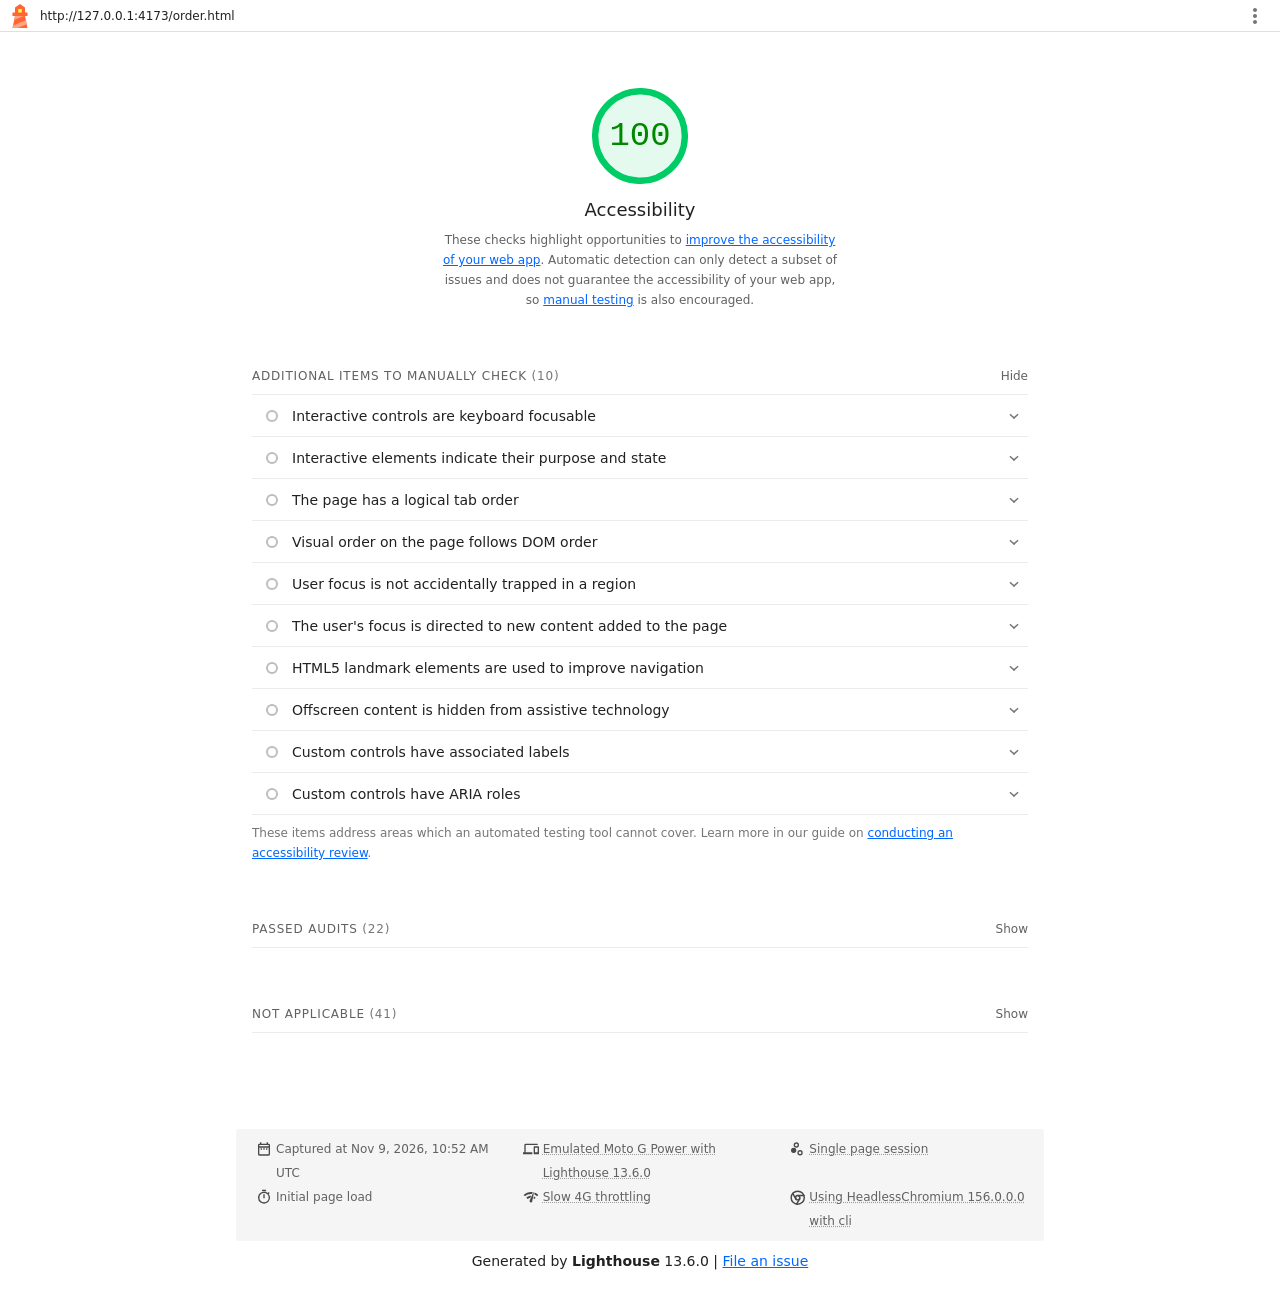
<file: lighthouse/order-accessibility.html>
<!--
@license
Copyright 2018 Google LLC
SPDX-License-Identifier: Apache-2.0
-->
<!doctype html>
<html lang="en">
<head>
  <meta charset="utf-8">
  <meta name="viewport" content="width=device-width, initial-scale=1, minimum-scale=1">
  <link rel="icon" href='data:image/svg+xml;utf8,<svg fill="none" xmlns="http://www.w3.org/2000/svg" viewBox="0 0 48 48"><path d="m14 7 10-7 10 7v10h5v7h-5l5 24H9l5-24H9v-7h5V7Z" fill="%23F63"/><path d="M31.561 24H14l-1.689 8.105L31.561 24ZM18.983 48H9l1.022-4.907L35.723 32.27l1.663 7.98L18.983 48Z" fill="%23FFA385"/><path fill="%23FF3" d="M20.5 10h7v7h-7z"/></svg>'>
  <title>Lighthouse Report</title>
  <style>body {margin: 0}</style>
</head>
<body>
  <noscript>Lighthouse report requires JavaScript. Please enable.</noscript>

  <div id="lh-log"></div>

  <script>window.__LIGHTHOUSE_JSON__ = {"lighthouseVersion":"13.6.0","requestedUrl":"http://127.0.0.1:4173/order.html","mainDocumentUrl":"http://127.0.0.1:4173/order.html","finalDisplayedUrl":"http://127.0.0.1:4173/order.html","finalUrl":"http://127.0.0.1:4173/order.html","fetchTime":"2026-11-09T10:52:54.933Z","gatherMode":"navigation","runWarnings":[],"userAgent":"Mozilla/5.0 (Windows NT 10.0; Win64; x64) AppleWebKit/537.36 (KHTML, like Gecko) HeadlessChrome/156.0.0.0 Safari/537.36","environment":{"networkUserAgent":"Mozilla/5.0 (Linux; Android 11; moto g power (2022)) AppleWebKit/537.36 (KHTML, like Gecko) Chrome/156.0.0.0 Mobile Safari/537.36","hostUserAgent":"Mozilla/5.0 (Windows NT 10.0; Win64; x64) AppleWebKit/537.36 (KHTML, like Gecko) HeadlessChrome/156.0.0.0 Safari/537.36","benchmarkIndex":2042,"credits":{"axe-core":"4.14.0"}},"audits":{"accesskeys":{"id":"accesskeys","title":"`[accesskey]` values are unique","description":"Access keys let users quickly focus a part of the page. For proper navigation, each access key must be unique. [Learn more about access keys](https://dequeuniversity.com/rules/axe/4.14/accesskeys).","score":null,"scoreDisplayMode":"notApplicable"},"aria-allowed-attr":{"id":"aria-allowed-attr","title":"`[aria-*]` attributes match their roles","description":"Each ARIA `role` supports a specific subset of `aria-*` attributes. Mismatching these invalidates the `aria-*` attributes. [Learn how to match ARIA attributes to their roles](https://dequeuniversity.com/rules/axe/4.14/aria-allowed-attr).","score":1,"scoreDisplayMode":"binary","details":{"type":"table","headings":[{"key":"node","valueType":"node","subItemsHeading":{"key":"relatedNode","valueType":"node"},"label":"Failing Elements"}],"items":[]}},"aria-allowed-role":{"id":"aria-allowed-role","title":"Uses ARIA roles only on compatible elements","description":"Many HTML elements can only be assigned certain ARIA roles. Using ARIA roles where they are not allowed can interfere with the accessibility of the web page. [Learn more about ARIA roles](https://dequeuniversity.com/rules/axe/4.14/aria-allowed-role).","score":null,"scoreDisplayMode":"notApplicable"},"aria-command-name":{"id":"aria-command-name","title":"`button`, `link`, and `menuitem` elements have accessible names","description":"When an element doesn't have an accessible name, screen readers announce it with a generic name, making it unusable for users who rely on screen readers. [Learn how to make command elements more accessible](https://dequeuniversity.com/rules/axe/4.14/aria-command-name).","score":null,"scoreDisplayMode":"notApplicable"},"aria-conditional-attr":{"id":"aria-conditional-attr","title":"ARIA attributes are used as specified for the element's role","description":"Some ARIA attributes are only allowed on an element under certain conditions. [Learn more about conditional ARIA attributes](https://dequeuniversity.com/rules/axe/4.14/aria-conditional-attr).","score":1,"scoreDisplayMode":"binary","details":{"type":"table","headings":[{"key":"node","valueType":"node","subItemsHeading":{"key":"relatedNode","valueType":"node"},"label":"Failing Elements"}],"items":[]}},"aria-deprecated-role":{"id":"aria-deprecated-role","title":"Deprecated ARIA roles were not used","description":"Deprecated ARIA roles may not be processed correctly by assistive technology. [Learn more about deprecated ARIA roles](https://dequeuniversity.com/rules/axe/4.14/aria-deprecated-role).","score":null,"scoreDisplayMode":"notApplicable"},"aria-dialog-name":{"id":"aria-dialog-name","title":"Elements with `role=\"dialog\"` or `role=\"alertdialog\"` have accessible names.","description":"ARIA dialog elements without accessible names may prevent screen readers users from discerning the purpose of these elements. [Learn how to make ARIA dialog elements more accessible](https://dequeuniversity.com/rules/axe/4.14/aria-dialog-name).","score":null,"scoreDisplayMode":"notApplicable"},"aria-hidden-body":{"id":"aria-hidden-body","title":"`[aria-hidden=\"true\"]` is not present on the document `\u003cbody>`","description":"Assistive technologies, like screen readers, work inconsistently when `aria-hidden=\"true\"` is set on the document `\u003cbody>`. [Learn how `aria-hidden` affects the document body](https://dequeuniversity.com/rules/axe/4.14/aria-hidden-body).","score":1,"scoreDisplayMode":"binary","details":{"type":"table","headings":[{"key":"node","valueType":"node","subItemsHeading":{"key":"relatedNode","valueType":"node"},"label":"Failing Elements"}],"items":[]}},"aria-hidden-focus":{"id":"aria-hidden-focus","title":"`[aria-hidden=\"true\"]` elements do not contain focusable descendents","description":"Focusable descendents within an `[aria-hidden=\"true\"]` element prevent those interactive elements from being available to users of assistive technologies like screen readers. [Learn how `aria-hidden` affects focusable elements](https://dequeuniversity.com/rules/axe/4.14/aria-hidden-focus).","score":null,"scoreDisplayMode":"notApplicable"},"aria-input-field-name":{"id":"aria-input-field-name","title":"ARIA input fields have accessible names","description":"When an input field doesn't have an accessible name, screen readers announce it with a generic name, making it unusable for users who rely on screen readers. [Learn more about input field labels](https://dequeuniversity.com/rules/axe/4.14/aria-input-field-name).","score":null,"scoreDisplayMode":"notApplicable"},"aria-meter-name":{"id":"aria-meter-name","title":"ARIA `meter` elements have accessible names","description":"When a meter element doesn't have an accessible name, screen readers announce it with a generic name, making it unusable for users who rely on screen readers. [Learn how to name `meter` elements](https://dequeuniversity.com/rules/axe/4.14/aria-meter-name).","score":null,"scoreDisplayMode":"notApplicable"},"aria-progressbar-name":{"id":"aria-progressbar-name","title":"ARIA `progressbar` elements have accessible names","description":"When a `progressbar` element doesn't have an accessible name, screen readers announce it with a generic name, making it unusable for users who rely on screen readers. [Learn how to label `progressbar` elements](https://dequeuniversity.com/rules/axe/4.14/aria-progressbar-name).","score":null,"scoreDisplayMode":"notApplicable"},"aria-prohibited-attr":{"id":"aria-prohibited-attr","title":"Elements use only permitted ARIA attributes","description":"Using ARIA attributes in roles where they are prohibited can mean that important information is not communicated to users of assistive technologies. [Learn more about prohibited ARIA roles](https://dequeuniversity.com/rules/axe/4.14/aria-prohibited-attr).","score":1,"scoreDisplayMode":"binary","details":{"type":"table","headings":[{"key":"node","valueType":"node","subItemsHeading":{"key":"relatedNode","valueType":"node"},"label":"Failing Elements"}],"items":[]}},"aria-required-attr":{"id":"aria-required-attr","title":"`[role]`s have all required `[aria-*]` attributes","description":"Some ARIA roles have required attributes that describe the state of the element to screen readers. [Learn more about roles and required attributes](https://dequeuniversity.com/rules/axe/4.14/aria-required-attr).","score":null,"scoreDisplayMode":"notApplicable"},"aria-required-children":{"id":"aria-required-children","title":"Elements with an ARIA `[role]` that require children to contain a specific `[role]` have all required children.","description":"Some ARIA parent roles must contain specific child roles to perform their intended accessibility functions. [Learn more about roles and required children elements](https://dequeuniversity.com/rules/axe/4.14/aria-required-children).","score":null,"scoreDisplayMode":"notApplicable"},"aria-required-parent":{"id":"aria-required-parent","title":"`[role]`s are contained by their required parent element","description":"Some ARIA child roles must be contained by specific parent roles to properly perform their intended accessibility functions. [Learn more about ARIA roles and required parent element](https://dequeuniversity.com/rules/axe/4.14/aria-required-parent).","score":null,"scoreDisplayMode":"notApplicable"},"aria-roles":{"id":"aria-roles","title":"`[role]` values are valid","description":"ARIA roles must have valid values in order to perform their intended accessibility functions. [Learn more about valid ARIA roles](https://dequeuniversity.com/rules/axe/4.14/aria-roles).","score":null,"scoreDisplayMode":"notApplicable"},"aria-text":{"id":"aria-text","title":"Elements with the `role=text` attribute do not have focusable descendents.","description":"Adding `role=text` around a text node split by markup enables VoiceOver to treat it as one phrase, but the element's focusable descendents will not be announced. [Learn more about the `role=text` attribute](https://dequeuniversity.com/rules/axe/4.14/aria-text).","score":null,"scoreDisplayMode":"notApplicable"},"aria-toggle-field-name":{"id":"aria-toggle-field-name","title":"ARIA toggle fields have accessible names","description":"When a toggle field doesn't have an accessible name, screen readers announce it with a generic name, making it unusable for users who rely on screen readers. [Learn more about toggle fields](https://dequeuniversity.com/rules/axe/4.14/aria-toggle-field-name).","score":null,"scoreDisplayMode":"notApplicable"},"aria-tooltip-name":{"id":"aria-tooltip-name","title":"ARIA `tooltip` elements have accessible names","description":"When a tooltip element doesn't have an accessible name, screen readers announce it with a generic name, making it unusable for users who rely on screen readers. [Learn how to name `tooltip` elements](https://dequeuniversity.com/rules/axe/4.14/aria-tooltip-name).","score":null,"scoreDisplayMode":"notApplicable"},"aria-treeitem-name":{"id":"aria-treeitem-name","title":"ARIA `treeitem` elements have accessible names","description":"When a `treeitem` element doesn't have an accessible name, screen readers announce it with a generic name, making it unusable for users who rely on screen readers. [Learn more about labeling `treeitem` elements](https://dequeuniversity.com/rules/axe/4.14/aria-treeitem-name).","score":null,"scoreDisplayMode":"notApplicable"},"aria-valid-attr-value":{"id":"aria-valid-attr-value","title":"`[aria-*]` attributes have valid values","description":"Assistive technologies, like screen readers, can't interpret ARIA attributes with invalid values. [Learn more about valid values for ARIA attributes](https://dequeuniversity.com/rules/axe/4.14/aria-valid-attr-value).","score":1,"scoreDisplayMode":"binary","details":{"type":"table","headings":[{"key":"node","valueType":"node","subItemsHeading":{"key":"relatedNode","valueType":"node"},"label":"Failing Elements"}],"items":[]}},"aria-valid-attr":{"id":"aria-valid-attr","title":"`[aria-*]` attributes are valid and not misspelled","description":"Assistive technologies, like screen readers, can't interpret ARIA attributes with invalid names. [Learn more about valid ARIA attributes](https://dequeuniversity.com/rules/axe/4.14/aria-valid-attr).","score":1,"scoreDisplayMode":"binary","details":{"type":"table","headings":[{"key":"node","valueType":"node","subItemsHeading":{"key":"relatedNode","valueType":"node"},"label":"Failing Elements"}],"items":[]}},"button-name":{"id":"button-name","title":"Buttons have an accessible name","description":"When a button doesn't have an accessible name, screen readers announce it as \"button\", making it unusable for users who rely on screen readers. [Learn how to make buttons more accessible](https://dequeuniversity.com/rules/axe/4.14/button-name).","score":1,"scoreDisplayMode":"binary","details":{"type":"table","headings":[{"key":"node","valueType":"node","subItemsHeading":{"key":"relatedNode","valueType":"node"},"label":"Failing Elements"}],"items":[]}},"bypass":{"id":"bypass","title":"The page contains a heading, skip link, or landmark region","description":"Adding ways to bypass repetitive content lets keyboard users navigate the page more efficiently. [Learn more about bypass blocks](https://dequeuniversity.com/rules/axe/4.14/bypass).","score":null,"scoreDisplayMode":"notApplicable"},"color-contrast":{"id":"color-contrast","title":"Background and foreground colors have a sufficient contrast ratio","description":"Low-contrast text is difficult or impossible for many users to read. [Learn how to provide sufficient color contrast](https://dequeuniversity.com/rules/axe/4.14/color-contrast).","score":1,"scoreDisplayMode":"binary","details":{"type":"table","headings":[{"key":"node","valueType":"node","subItemsHeading":{"key":"relatedNode","valueType":"node"},"label":"Failing Elements"}],"items":[]}},"definition-list":{"id":"definition-list","title":"`\u003cdl>`'s contain only properly-ordered `\u003cdt>` and `\u003cdd>` groups, `\u003cscript>`, `\u003ctemplate>` or `\u003cdiv>` elements.","description":"When definition lists are not properly marked up, screen readers may produce confusing or inaccurate output. [Learn how to structure definition lists correctly](https://dequeuniversity.com/rules/axe/4.14/definition-list).","score":null,"scoreDisplayMode":"notApplicable"},"dlitem":{"id":"dlitem","title":"Definition list items are wrapped in `\u003cdl>` elements","description":"Definition list items (`\u003cdt>` and `\u003cdd>`) must be wrapped in a parent `\u003cdl>` element to ensure that screen readers can properly announce them. [Learn how to structure definition lists correctly](https://dequeuniversity.com/rules/axe/4.14/dlitem).","score":null,"scoreDisplayMode":"notApplicable"},"document-title":{"id":"document-title","title":"Document has a `\u003ctitle>` element","description":"The title gives screen reader users an overview of the page, and search engine users rely on it heavily to determine if a page is relevant to their search. [Learn more about document titles](https://dequeuniversity.com/rules/axe/4.14/document-title).","score":1,"scoreDisplayMode":"binary","details":{"type":"table","headings":[{"key":"node","valueType":"node","subItemsHeading":{"key":"relatedNode","valueType":"node"},"label":"Failing Elements"}],"items":[]}},"duplicate-id-aria":{"id":"duplicate-id-aria","title":"ARIA IDs are unique","description":"The value of an ARIA ID must be unique to prevent other instances from being overlooked by assistive technologies. [Learn how to fix duplicate ARIA IDs](https://dequeuniversity.com/rules/axe/4.14/duplicate-id-aria).","score":null,"scoreDisplayMode":"notApplicable"},"empty-heading":{"id":"empty-heading","title":"All heading elements contain content.","description":"A heading with no content or inaccessible text prevent screen reader users from accessing information on the page's structure. [Learn more about headings](https://dequeuniversity.com/rules/axe/4.14/empty-heading).","score":null,"scoreDisplayMode":"notApplicable"},"form-field-multiple-labels":{"id":"form-field-multiple-labels","title":"No form fields have multiple labels","description":"Form fields with multiple labels can be confusingly announced by assistive technologies like screen readers which use either the first, the last, or all of the labels. [Learn how to use form labels](https://dequeuniversity.com/rules/axe/4.14/form-field-multiple-labels).","score":null,"scoreDisplayMode":"notApplicable"},"frame-title":{"id":"frame-title","title":"`\u003cframe>` or `\u003ciframe>` elements have a title","description":"Screen reader users rely on frame titles to describe the contents of frames. [Learn more about frame titles](https://dequeuniversity.com/rules/axe/4.14/frame-title).","score":null,"scoreDisplayMode":"notApplicable"},"heading-order":{"id":"heading-order","title":"Heading elements appear in a sequentially-descending order","description":"Properly ordered headings that do not skip levels convey the semantic structure of the page, making it easier to navigate and understand when using assistive technologies. [Learn more about heading order](https://dequeuniversity.com/rules/axe/4.14/heading-order).","score":1,"scoreDisplayMode":"binary","details":{"type":"table","headings":[{"key":"node","valueType":"node","subItemsHeading":{"key":"relatedNode","valueType":"node"},"label":"Failing Elements"}],"items":[]}},"html-has-lang":{"id":"html-has-lang","title":"`\u003chtml>` element has a `[lang]` attribute","description":"If a page doesn't specify a `lang` attribute, a screen reader assumes that the page is in the default language that the user chose when setting up the screen reader. If the page isn't actually in the default language, then the screen reader might not announce the page's text correctly. [Learn more about the `lang` attribute](https://dequeuniversity.com/rules/axe/4.14/html-has-lang).","score":1,"scoreDisplayMode":"binary","details":{"type":"table","headings":[{"key":"node","valueType":"node","subItemsHeading":{"key":"relatedNode","valueType":"node"},"label":"Failing Elements"}],"items":[]}},"html-lang-valid":{"id":"html-lang-valid","title":"`\u003chtml>` element has a valid value for its `[lang]` attribute","description":"Specifying a valid [BCP 47 language](https://www.w3.org/International/questions/qa-choosing-language-tags#question) helps screen readers announce text properly. [Learn how to use the `lang` attribute](https://dequeuniversity.com/rules/axe/4.14/html-lang-valid).","score":1,"scoreDisplayMode":"binary","details":{"type":"table","headings":[{"key":"node","valueType":"node","subItemsHeading":{"key":"relatedNode","valueType":"node"},"label":"Failing Elements"}],"items":[]}},"html-xml-lang-mismatch":{"id":"html-xml-lang-mismatch","title":"`\u003chtml>` element has an `[xml:lang]` attribute with the same base language as the `[lang]` attribute.","description":"If the webpage does not specify a consistent language, then the screen reader might not announce the page's text correctly. [Learn more about the `lang` attribute](https://dequeuniversity.com/rules/axe/4.14/html-xml-lang-mismatch).","score":null,"scoreDisplayMode":"notApplicable"},"identical-links-same-purpose":{"id":"identical-links-same-purpose","title":"Identical links have the same purpose.","description":"Links with the same destination should have the same description, to help users understand the link's purpose and decide whether to follow it. [Learn more about identical links](https://dequeuniversity.com/rules/axe/4.14/identical-links-same-purpose).","score":null,"scoreDisplayMode":"notApplicable"},"image-alt":{"id":"image-alt","title":"Image elements have `[alt]` attributes","description":"Informative elements should aim for short, descriptive alternate text. Decorative elements can be ignored with an empty alt attribute. [Learn more about the `alt` attribute](https://dequeuniversity.com/rules/axe/4.14/image-alt).","score":null,"scoreDisplayMode":"notApplicable"},"image-redundant-alt":{"id":"image-redundant-alt","title":"Image elements do not have `[alt]` attributes that are redundant text.","description":"Informative elements should aim for short, descriptive alternative text. Alternative text that is exactly the same as the text adjacent to the link or image is potentially confusing for screen reader users, because the text will be read twice. [Learn more about the `alt` attribute](https://dequeuniversity.com/rules/axe/4.14/image-redundant-alt).","score":null,"scoreDisplayMode":"notApplicable"},"input-button-name":{"id":"input-button-name","title":"Input buttons have discernible text.","description":"Adding discernable and accessible text to input buttons may help screen reader users understand the purpose of the input button. [Learn more about input buttons](https://dequeuniversity.com/rules/axe/4.14/input-button-name).","score":null,"scoreDisplayMode":"notApplicable"},"input-image-alt":{"id":"input-image-alt","title":"`\u003cinput type=\"image\">` elements have `[alt]` text","description":"When an image is being used as an `\u003cinput>` button, providing alternative text can help screen reader users understand the purpose of the button. [Learn about input image alt text](https://dequeuniversity.com/rules/axe/4.14/input-image-alt).","score":null,"scoreDisplayMode":"notApplicable"},"label-content-name-mismatch":{"id":"label-content-name-mismatch","title":"Elements with visible text labels have matching accessible names.","description":"Visible text labels that do not match the accessible name can result in a confusing experience for screen reader users. [Learn more about accessible names](https://dequeuniversity.com/rules/axe/4.14/label-content-name-mismatch).","score":1,"scoreDisplayMode":"binary","details":{"type":"table","headings":[{"key":"node","valueType":"node","subItemsHeading":{"key":"relatedNode","valueType":"node"},"label":"Failing Elements"}],"items":[]}},"label":{"id":"label","title":"Form elements have associated labels","description":"Labels ensure that form controls are announced properly by assistive technologies, like screen readers. [Learn more about form element labels](https://dequeuniversity.com/rules/axe/4.14/label).","score":1,"scoreDisplayMode":"binary","details":{"type":"table","headings":[{"key":"node","valueType":"node","subItemsHeading":{"key":"relatedNode","valueType":"node"},"label":"Failing Elements"}],"items":[]}},"landmark-one-main":{"id":"landmark-one-main","title":"Document has a main landmark.","description":"One main landmark helps screen reader users navigate a web page. [Learn more about landmarks](https://dequeuniversity.com/rules/axe/4.14/landmark-one-main).","score":1,"scoreDisplayMode":"binary","details":{"type":"table","headings":[{"key":"node","valueType":"node","subItemsHeading":{"key":"relatedNode","valueType":"node"},"label":"Failing Elements"}],"items":[]}},"link-name":{"id":"link-name","title":"Links have a discernible name","description":"Link text (and alternate text for images, when used as links) that is discernible, unique, and focusable improves the navigation experience for screen reader users. [Learn how to make links accessible](https://dequeuniversity.com/rules/axe/4.14/link-name).","score":1,"scoreDisplayMode":"binary","details":{"type":"table","headings":[{"key":"node","valueType":"node","subItemsHeading":{"key":"relatedNode","valueType":"node"},"label":"Failing Elements"}],"items":[]}},"link-in-text-block":{"id":"link-in-text-block","title":"Links are distinguishable without relying on color.","description":"Low-contrast text is difficult or impossible for many users to read. Link text that is discernible improves the experience for users with low vision. [Learn how to make links distinguishable](https://dequeuniversity.com/rules/axe/4.14/link-in-text-block).","score":null,"scoreDisplayMode":"notApplicable"},"list":{"id":"list","title":"Lists contain only `\u003cli>` elements and script supporting elements (`\u003cscript>` and `\u003ctemplate>`).","description":"Screen readers have a specific way of announcing lists. Ensuring proper list structure aids screen reader output. [Learn more about proper list structure](https://dequeuniversity.com/rules/axe/4.14/list).","score":1,"scoreDisplayMode":"binary","details":{"type":"table","headings":[{"key":"node","valueType":"node","subItemsHeading":{"key":"relatedNode","valueType":"node"},"label":"Failing Elements"}],"items":[]}},"listitem":{"id":"listitem","title":"List items (`\u003cli>`) are contained within `\u003cul>`, `\u003col>` or `\u003cmenu>` parent elements","description":"Screen readers require list items (`\u003cli>`) to be contained within a parent `\u003cul>`, `\u003col>` or `\u003cmenu>` to be announced properly. [Learn more about proper list structure](https://dequeuniversity.com/rules/axe/4.14/listitem).","score":1,"scoreDisplayMode":"binary","details":{"type":"table","headings":[{"key":"node","valueType":"node","subItemsHeading":{"key":"relatedNode","valueType":"node"},"label":"Failing Elements"}],"items":[]}},"meta-refresh":{"id":"meta-refresh","title":"The document does not use `\u003cmeta http-equiv=\"refresh\">`","description":"Users do not expect a page to refresh automatically, and doing so will move focus back to the top of the page. This may create a frustrating or confusing experience. [Learn more about the refresh meta tag](https://dequeuniversity.com/rules/axe/4.14/meta-refresh).","score":null,"scoreDisplayMode":"notApplicable"},"meta-viewport":{"id":"meta-viewport","title":"`[user-scalable=\"no\"]` is not used in the `\u003cmeta name=\"viewport\">` element and the `[maximum-scale]` attribute is not less than 5.","description":"Disabling zooming is problematic for users with low vision who rely on screen magnification to properly see the contents of a web page. [Learn more about the viewport meta tag](https://dequeuniversity.com/rules/axe/4.14/meta-viewport).","score":1,"scoreDisplayMode":"binary","details":{"type":"table","headings":[{"key":"node","valueType":"node","subItemsHeading":{"key":"relatedNode","valueType":"node"},"label":"Failing Elements"}],"items":[]}},"object-alt":{"id":"object-alt","title":"`\u003cobject>` elements have alternate text","description":"Screen readers cannot translate non-text content. Adding alternate text to `\u003cobject>` elements helps screen readers convey meaning to users. [Learn more about alt text for `object` elements](https://dequeuniversity.com/rules/axe/4.14/object-alt).","score":null,"scoreDisplayMode":"notApplicable"},"select-name":{"id":"select-name","title":"Select elements have associated label elements.","description":"Form elements without effective labels can create frustrating experiences for screen reader users. [Learn more about the `select` element](https://dequeuniversity.com/rules/axe/4.14/select-name).","score":1,"scoreDisplayMode":"binary","details":{"type":"table","headings":[{"key":"node","valueType":"node","subItemsHeading":{"key":"relatedNode","valueType":"node"},"label":"Failing Elements"}],"items":[]}},"skip-link":{"id":"skip-link","title":"Skip links are focusable.","description":"Including a skip link can help users skip to the main content to save time. [Learn more about skip links](https://dequeuniversity.com/rules/axe/4.14/skip-link).","score":1,"scoreDisplayMode":"binary","details":{"type":"table","headings":[{"key":"node","valueType":"node","subItemsHeading":{"key":"relatedNode","valueType":"node"},"label":"Failing Elements"}],"items":[]}},"tabindex":{"id":"tabindex","title":"No element has a `[tabindex]` value greater than 0","description":"A value greater than 0 implies an explicit navigation ordering. Although technically valid, this often creates frustrating experiences for users who rely on assistive technologies. [Learn more about the `tabindex` attribute](https://dequeuniversity.com/rules/axe/4.14/tabindex).","score":null,"scoreDisplayMode":"notApplicable"},"table-duplicate-name":{"id":"table-duplicate-name","title":"Tables have different content in the summary attribute and `\u003ccaption>`.","description":"The summary attribute should describe the table structure, while `\u003ccaption>` should have the onscreen title. Accurate table mark-up helps users of screen readers. [Learn more about summary and caption](https://dequeuniversity.com/rules/axe/4.14/table-duplicate-name).","score":null,"scoreDisplayMode":"notApplicable"},"table-fake-caption":{"id":"table-fake-caption","title":"Tables use `\u003ccaption>` instead of cells with the `[colspan]` attribute to indicate a caption.","description":"Screen readers have features to make navigating tables easier. Ensuring that tables use the actual caption element instead of cells with the `[colspan]` attribute may improve the experience for screen reader users. [Learn more about captions](https://dequeuniversity.com/rules/axe/4.14/table-fake-caption).","score":null,"scoreDisplayMode":"notApplicable"},"target-size":{"id":"target-size","title":"Touch targets have sufficient size and spacing.","description":"Touch targets with sufficient size and spacing help users who may have difficulty targeting small controls to activate the targets. [Learn more about touch targets](https://dequeuniversity.com/rules/axe/4.14/target-size).","score":1,"scoreDisplayMode":"binary","details":{"type":"table","headings":[{"key":"node","valueType":"node","subItemsHeading":{"key":"relatedNode","valueType":"node"},"label":"Failing Elements"}],"items":[]}},"td-has-header":{"id":"td-has-header","title":"`\u003ctd>` elements in a large `\u003ctable>` have one or more table headers.","description":"Screen readers have features to make navigating tables easier. Ensuring that `\u003ctd>` elements in a large table (3 or more cells in width and height) have an associated table header may improve the experience for screen reader users. [Learn more about table headers](https://dequeuniversity.com/rules/axe/4.14/td-has-header).","score":null,"scoreDisplayMode":"notApplicable"},"td-headers-attr":{"id":"td-headers-attr","title":"Cells in a `\u003ctable>` element that use the `[headers]` attribute refer to table cells within the same table.","description":"Screen readers have features to make navigating tables easier. Ensuring `\u003ctd>` cells using the `[headers]` attribute only refer to other cells in the same table may improve the experience for screen reader users. [Learn more about the `headers` attribute](https://dequeuniversity.com/rules/axe/4.14/td-headers-attr).","score":null,"scoreDisplayMode":"notApplicable"},"th-has-data-cells":{"id":"th-has-data-cells","title":"`\u003cth>` elements and elements with `[role=\"columnheader\"/\"rowheader\"]` have data cells they describe.","description":"Screen readers have features to make navigating tables easier. Ensuring table headers always refer to some set of cells may improve the experience for screen reader users. [Learn more about table headers](https://dequeuniversity.com/rules/axe/4.14/th-has-data-cells).","score":null,"scoreDisplayMode":"notApplicable"},"valid-lang":{"id":"valid-lang","title":"`[lang]` attributes have a valid value","description":"Specifying a valid [BCP 47 language](https://www.w3.org/International/questions/qa-choosing-language-tags#question) on elements helps ensure that text is pronounced correctly by a screen reader. [Learn how to use the `lang` attribute](https://dequeuniversity.com/rules/axe/4.14/valid-lang).","score":null,"scoreDisplayMode":"notApplicable"},"video-caption":{"id":"video-caption","title":"`\u003cvideo>` elements contain a `\u003ctrack>` element with `[kind=\"captions\"]`","description":"When a video provides a caption it is easier for deaf and hearing impaired users to access its information. [Learn more about video captions](https://dequeuniversity.com/rules/axe/4.14/video-caption).","score":null,"scoreDisplayMode":"notApplicable"},"custom-controls-labels":{"id":"custom-controls-labels","title":"Custom controls have associated labels","description":"Custom interactive controls have associated labels, provided by aria-label or aria-labelledby. [Learn more about custom controls and labels](https://developer.chrome.com/docs/lighthouse/accessibility/custom-controls-labels/).","score":null,"scoreDisplayMode":"manual"},"custom-controls-roles":{"id":"custom-controls-roles","title":"Custom controls have ARIA roles","description":"Custom interactive controls have appropriate ARIA roles. [Learn how to add roles to custom controls](https://developer.chrome.com/docs/lighthouse/accessibility/custom-control-roles/).","score":null,"scoreDisplayMode":"manual"},"focus-traps":{"id":"focus-traps","title":"User focus is not accidentally trapped in a region","description":"A user can tab into and out of any control or region without accidentally trapping their focus. [Learn how to avoid focus traps](https://developer.chrome.com/docs/lighthouse/accessibility/focus-traps/).","score":null,"scoreDisplayMode":"manual"},"focusable-controls":{"id":"focusable-controls","title":"Interactive controls are keyboard focusable","description":"Custom interactive controls are keyboard focusable and display a focus indicator. [Learn how to make custom controls focusable](https://developer.chrome.com/docs/lighthouse/accessibility/focusable-controls/).","score":null,"scoreDisplayMode":"manual"},"interactive-element-affordance":{"id":"interactive-element-affordance","title":"Interactive elements indicate their purpose and state","description":"Interactive elements, such as links and buttons, should indicate their state and be distinguishable from non-interactive elements. [Learn how to decorate interactive elements with affordance hints](https://developer.chrome.com/docs/lighthouse/accessibility/interactive-element-affordance/).","score":null,"scoreDisplayMode":"manual"},"logical-tab-order":{"id":"logical-tab-order","title":"The page has a logical tab order","description":"Tabbing through the page follows the visual layout. Users cannot focus elements that are offscreen. [Learn more about logical tab ordering](https://developer.chrome.com/docs/lighthouse/accessibility/logical-tab-order/).","score":null,"scoreDisplayMode":"manual"},"managed-focus":{"id":"managed-focus","title":"The user's focus is directed to new content added to the page","description":"If new content, such as a dialog, is added to the page, the user's focus is directed to it. [Learn how to direct focus to new content](https://developer.chrome.com/docs/lighthouse/accessibility/managed-focus/).","score":null,"scoreDisplayMode":"manual"},"offscreen-content-hidden":{"id":"offscreen-content-hidden","title":"Offscreen content is hidden from assistive technology","description":"Offscreen content is hidden with display: none or aria-hidden=true. [Learn how to properly hide offscreen content](https://developer.chrome.com/docs/lighthouse/accessibility/offscreen-content-hidden/).","score":null,"scoreDisplayMode":"manual"},"use-landmarks":{"id":"use-landmarks","title":"HTML5 landmark elements are used to improve navigation","description":"Landmark elements (`\u003cmain>`, `\u003cnav>`, etc.) are used to improve the keyboard navigation of the page for assistive technology. [Learn more about landmark elements](https://developer.chrome.com/docs/lighthouse/accessibility/use-landmarks/).","score":null,"scoreDisplayMode":"manual"},"visual-order-follows-dom":{"id":"visual-order-follows-dom","title":"Visual order on the page follows DOM order","description":"DOM order matches the visual order, improving navigation for assistive technology. [Learn more about DOM and visual ordering](https://developer.chrome.com/docs/lighthouse/accessibility/visual-order-follows-dom/).","score":null,"scoreDisplayMode":"manual"},"autocomplete-valid":{"id":"autocomplete-valid","title":"`autocomplete` attributes are used correctly","description":"The `autocomplete` attribute values must be valid and correctly applied for screen readers to function correctly. [Learn more about valid autocomplete values](https://dequeuniversity.com/rules/axe/4.14/autocomplete-valid).","score":1,"scoreDisplayMode":"binary","details":{"type":"table","headings":[{"key":"node","valueType":"node","subItemsHeading":{"key":"relatedNode","valueType":"node"},"label":"Failing Elements"}],"items":[]}},"presentation-role-conflict":{"id":"presentation-role-conflict","title":"Elements with `role=\"none\"` or `role=\"presentation\"` do not have conflicts","description":"There are certain cases where the semantic role of an element with `role=\"none\"` or `role=\"presentation\"` does not resolve to none or presentation. To ensure the element remains removed from the accessibility tree, you should not add any global ARIA attributes to the element or make it focusable. [Learn more about presentation role conflict](https://dequeuniversity.com/rules/axe/4.14/presentation-role-conflict).","score":null,"scoreDisplayMode":"notApplicable"},"svg-img-alt":{"id":"svg-img-alt","title":"SVG elements with an `img` role have an accessible text alternative","description":"Ensures SVG elements with an `img`, `graphics-document` or `graphics-symbol` role have an accessible text alternative. [Learn more about SVG alt text](https://dequeuniversity.com/rules/axe/4.14/svg-img-alt).","score":null,"scoreDisplayMode":"notApplicable"}},"configSettings":{"output":["html"],"maxWaitForFcp":30000,"maxWaitForLoad":45000,"pauseAfterFcpMs":1000,"pauseAfterLoadMs":1000,"networkQuietThresholdMs":1000,"cpuQuietThresholdMs":1000,"formFactor":"mobile","throttling":{"rttMs":150,"throughputKbps":1638.4,"requestLatencyMs":562.5,"downloadThroughputKbps":1474.5600000000002,"uploadThroughputKbps":675,"cpuSlowdownMultiplier":4},"throttlingMethod":"simulate","screenEmulation":{"mobile":true,"width":412,"height":823,"deviceScaleFactor":1.75,"disabled":false},"emulatedUserAgent":"Mozilla/5.0 (Linux; Android 11; moto g power (2022)) AppleWebKit/537.36 (KHTML, like Gecko) Chrome/136.0.0.0 Mobile Safari/537.36","auditMode":false,"gatherMode":false,"clearStorageTypes":["file_systems","shader_cache","service_workers","cache_storage"],"disableStorageReset":false,"debugNavigation":false,"channel":"cli","usePassiveGathering":false,"disableFullPageScreenshot":false,"skipAboutBlank":false,"blankPage":"about:blank","ignoreStatusCode":false,"locale":"en-US","blockedUrlPatterns":null,"additionalTraceCategories":null,"extraHeaders":null,"precomputedLanternData":null,"onlyAudits":null,"onlyCategories":["accessibility"],"skipAudits":null},"categories":{"accessibility":{"title":"Accessibility","description":"These checks highlight opportunities to [improve the accessibility of your web app](https://developer.chrome.com/docs/lighthouse/accessibility/). Automatic detection can only detect a subset of issues and does not guarantee the accessibility of your web app, so [manual testing](https://web.dev/articles/how-to-review) is also encouraged.","manualDescription":"These items address areas which an automated testing tool cannot cover. Learn more in our guide on [conducting an accessibility review](https://web.dev/articles/how-to-review).","supportedModes":["navigation","snapshot"],"auditRefs":[{"id":"accesskeys","weight":0,"group":"a11y-navigation"},{"id":"aria-allowed-attr","weight":10,"group":"a11y-aria"},{"id":"aria-command-name","weight":0,"group":"a11y-aria"},{"id":"aria-conditional-attr","weight":7,"group":"a11y-aria"},{"id":"aria-deprecated-role","weight":0,"group":"a11y-aria"},{"id":"aria-dialog-name","weight":0,"group":"a11y-aria"},{"id":"aria-hidden-body","weight":10,"group":"a11y-aria"},{"id":"aria-hidden-focus","weight":0,"group":"a11y-aria"},{"id":"aria-input-field-name","weight":0,"group":"a11y-aria"},{"id":"aria-meter-name","weight":0,"group":"a11y-aria"},{"id":"aria-progressbar-name","weight":0,"group":"a11y-aria"},{"id":"aria-prohibited-attr","weight":7,"group":"a11y-aria"},{"id":"aria-required-attr","weight":0,"group":"a11y-aria"},{"id":"aria-required-children","weight":0,"group":"a11y-aria"},{"id":"aria-required-parent","weight":0,"group":"a11y-aria"},{"id":"aria-roles","weight":0,"group":"a11y-aria"},{"id":"aria-text","weight":0,"group":"a11y-aria"},{"id":"aria-toggle-field-name","weight":0,"group":"a11y-aria"},{"id":"aria-tooltip-name","weight":0,"group":"a11y-aria"},{"id":"aria-treeitem-name","weight":0,"group":"a11y-aria"},{"id":"aria-valid-attr-value","weight":10,"group":"a11y-aria"},{"id":"aria-valid-attr","weight":10,"group":"a11y-aria"},{"id":"button-name","weight":10,"group":"a11y-names-labels"},{"id":"bypass","weight":0,"group":"a11y-navigation"},{"id":"color-contrast","weight":7,"group":"a11y-color-contrast"},{"id":"definition-list","weight":0,"group":"a11y-tables-lists"},{"id":"dlitem","weight":0,"group":"a11y-tables-lists"},{"id":"document-title","weight":7,"group":"a11y-names-labels"},{"id":"duplicate-id-aria","weight":0,"group":"a11y-aria"},{"id":"form-field-multiple-labels","weight":0,"group":"a11y-names-labels"},{"id":"frame-title","weight":0,"group":"a11y-names-labels"},{"id":"heading-order","weight":3,"group":"a11y-navigation"},{"id":"html-has-lang","weight":7,"group":"a11y-language"},{"id":"html-lang-valid","weight":7,"group":"a11y-language"},{"id":"html-xml-lang-mismatch","weight":0,"group":"a11y-language"},{"id":"image-alt","weight":0,"group":"a11y-names-labels"},{"id":"input-button-name","weight":0,"group":"a11y-names-labels"},{"id":"input-image-alt","weight":0,"group":"a11y-names-labels"},{"id":"label","weight":10,"group":"a11y-names-labels"},{"id":"link-in-text-block","weight":0,"group":"a11y-color-contrast"},{"id":"link-name","weight":7,"group":"a11y-names-labels"},{"id":"list","weight":7,"group":"a11y-tables-lists"},{"id":"listitem","weight":7,"group":"a11y-tables-lists"},{"id":"meta-refresh","weight":0,"group":"a11y-best-practices"},{"id":"meta-viewport","weight":10,"group":"a11y-best-practices"},{"id":"object-alt","weight":0,"group":"a11y-names-labels"},{"id":"select-name","weight":10,"group":"a11y-names-labels"},{"id":"skip-link","weight":3,"group":"a11y-names-labels"},{"id":"tabindex","weight":0,"group":"a11y-navigation"},{"id":"target-size","weight":7,"group":"a11y-best-practices"},{"id":"td-headers-attr","weight":0,"group":"a11y-tables-lists"},{"id":"th-has-data-cells","weight":0,"group":"a11y-tables-lists"},{"id":"valid-lang","weight":0,"group":"a11y-language"},{"id":"video-caption","weight":0,"group":"a11y-audio-video"},{"id":"landmark-one-main","weight":3,"group":"a11y-best-practices"},{"id":"autocomplete-valid","weight":1,"group":"a11y-best-practices"},{"id":"presentation-role-conflict","weight":0,"group":"a11y-best-practices"},{"id":"svg-img-alt","weight":0,"group":"a11y-best-practices"},{"id":"focusable-controls","weight":0},{"id":"interactive-element-affordance","weight":0},{"id":"logical-tab-order","weight":0},{"id":"visual-order-follows-dom","weight":0},{"id":"focus-traps","weight":0},{"id":"managed-focus","weight":0},{"id":"use-landmarks","weight":0},{"id":"offscreen-content-hidden","weight":0},{"id":"custom-controls-labels","weight":0},{"id":"custom-controls-roles","weight":0},{"id":"table-duplicate-name","weight":0,"group":"a11y-best-practices"},{"id":"empty-heading","weight":0,"group":"a11y-best-practices"},{"id":"aria-allowed-role","weight":0,"group":"a11y-best-practices"},{"id":"image-redundant-alt","weight":0,"group":"a11y-names-labels"},{"id":"identical-links-same-purpose","weight":0,"group":"a11y-best-practices"},{"id":"label-content-name-mismatch","weight":0,"group":"hidden"},{"id":"table-fake-caption","weight":0,"group":"hidden"},{"id":"td-has-header","weight":0,"group":"hidden"}],"id":"accessibility","score":1}},"categoryGroups":{"metrics":{"title":"Metrics"},"insights":{"title":"Insights","description":"These insights are also available in the Chrome DevTools Performance Panel - [record a trace](https://developer.chrome.com/docs/devtools/performance/reference) to view more detailed information."},"diagnostics":{"title":"Diagnostics","description":"More information about the performance of your application. These numbers don't [directly affect](https://developer.chrome.com/docs/lighthouse/performance/performance-scoring/) the Performance score."},"a11y-best-practices":{"title":"Best practices","description":"These items highlight common accessibility best practices."},"a11y-color-contrast":{"title":"Contrast","description":"These are opportunities to improve the legibility of your content."},"a11y-names-labels":{"title":"Names and labels","description":"These are opportunities to improve the semantics of the controls in your application. This may enhance the experience for users of assistive technology, like a screen reader."},"a11y-navigation":{"title":"Navigation","description":"These are opportunities to improve keyboard navigation in your application."},"a11y-aria":{"title":"ARIA","description":"These are opportunities to improve the usage of ARIA in your application which may enhance the experience for users of assistive technology, like a screen reader."},"a11y-language":{"title":"Internationalization and localization","description":"These are opportunities to improve the interpretation of your content by users in different locales."},"a11y-audio-video":{"title":"Audio and video","description":"These are opportunities to provide alternative content for audio and video. This may improve the experience for users with hearing or vision impairments."},"a11y-tables-lists":{"title":"Tables and lists","description":"These are opportunities to improve the experience of reading tabular or list data using assistive technology, like a screen reader."},"seo-mobile":{"title":"Mobile Friendly","description":"Make sure your pages are mobile friendly so users don’t have to pinch or zoom in order to read the content pages. [Learn how to make pages mobile-friendly](https://developers.google.com/search/mobile-sites/)."},"seo-content":{"title":"Content Best Practices","description":"Format your HTML in a way that enables crawlers to better understand your app’s content."},"seo-crawl":{"title":"Crawling and Indexing","description":"To appear in search results, crawlers need access to your app."},"best-practices-trust-safety":{"title":"Trust and Safety"},"best-practices-ux":{"title":"User Experience"},"best-practices-browser-compat":{"title":"Browser Compatibility"},"best-practices-general":{"title":"General"},"webmcp":{"title":"WebMCP","description":"Audits validating WebMCP integration."},"agent-accessibility":{"title":"Agent Accessibility","description":"These audits highlight best practices for improving the accessibility of the website for AI agents."},"agent-discoverability":{"title":"Agent Discoverability","description":"These audits validate that websites expose discoverable resources, documentation, and catalogs for AI agents."},"hidden":{"title":""}},"stackPacks":[],"entities":[{"name":"127.0.0.1","origins":["http://127.0.0.1:4173"],"isFirstParty":true,"isUnrecognized":true},{"name":"Google Fonts","homepage":"https://fonts.google.com/","origins":["https://fonts.googleapis.com","https://fonts.gstatic.com"],"category":"cdn"}],"fullPageScreenshot":{"screenshot":{"data":"[data-uri]","width":412,"height":2363},"nodes":{}},"timing":{"entries":[{"startTime":2840.26,"name":"lh:config","duration":1204.54,"entryType":"measure"},{"startTime":2842.6,"name":"lh:config:resolveArtifactsToDefns","duration":163.54,"entryType":"measure"},{"startTime":4044.99,"name":"lh:runner:gather","duration":6348.69,"entryType":"measure"},{"startTime":4143.17,"name":"lh:driver:connect","duration":19.21,"entryType":"measure"},{"startTime":4162.85,"name":"lh:driver:navigate","duration":16.17,"entryType":"measure"},{"startTime":4179.57,"name":"lh:gather:getBenchmarkIndex","duration":1015.96,"entryType":"measure"},{"startTime":5195.72,"name":"lh:gather:getVersion","duration":1.27,"entryType":"measure"},{"startTime":5197.17,"name":"lh:gather:getDevicePixelRatio","duration":1.77,"entryType":"measure"},{"startTime":5200.04,"name":"lh:prepare:navigationMode","duration":111.31,"entryType":"measure"},{"startTime":5201.28,"name":"lh:gather:getVersion","duration":0.76,"entryType":"measure"},{"startTime":5220.24,"name":"lh:storage:clearDataForOrigin","duration":27.92,"entryType":"measure"},{"startTime":5248.37,"name":"lh:storage:clearBrowserCaches","duration":60.17,"entryType":"measure"},{"startTime":5309.86,"name":"lh:gather:prepareThrottlingAndNetwork","duration":1.45,"entryType":"measure"},{"startTime":5321.88,"name":"lh:driver:navigate","duration":3561.39,"entryType":"measure"},{"startTime":8888.57,"name":"lh:computed:NetworkRecords","duration":1.53,"entryType":"measure"},{"startTime":8890.94,"name":"lh:gather:getArtifact:DevtoolsLog","duration":0.06,"entryType":"measure"},{"startTime":8891.03,"name":"lh:gather:getArtifact:Accessibility","duration":270.27,"entryType":"measure"},{"startTime":9161.52,"name":"lh:gather:getArtifact:NetworkUserAgent","duration":0.07,"entryType":"measure"},{"startTime":9161.6,"name":"lh:gather:getArtifact:Stacks","duration":10.11,"entryType":"measure"},{"startTime":9161.67,"name":"lh:gather:collectStacks","duration":10.01,"entryType":"measure"},{"startTime":9171.73,"name":"lh:gather:getArtifact:FullPageScreenshot","duration":1190.48,"entryType":"measure"},{"startTime":10355.82,"name":"lh:gather:getVersion","duration":1.38,"entryType":"measure"},{"startTime":10394.13,"name":"lh:runner:audit","duration":219.2,"entryType":"measure"},{"startTime":10394.28,"name":"lh:runner:auditing","duration":217.7,"entryType":"measure"},{"startTime":10395.68,"name":"lh:audit:accesskeys","duration":2.11,"entryType":"measure"},{"startTime":10398.35,"name":"lh:audit:aria-allowed-attr","duration":5.46,"entryType":"measure"},{"startTime":10404.1,"name":"lh:audit:aria-allowed-role","duration":6.26,"entryType":"measure"},{"startTime":10410.98,"name":"lh:audit:aria-command-name","duration":1.54,"entryType":"measure"},{"startTime":10412.84,"name":"lh:audit:aria-conditional-attr","duration":3.57,"entryType":"measure"},{"startTime":10416.61,"name":"lh:audit:aria-deprecated-role","duration":0.59,"entryType":"measure"},{"startTime":10417.38,"name":"lh:audit:aria-dialog-name","duration":0.72,"entryType":"measure"},{"startTime":10418.28,"name":"lh:audit:aria-hidden-body","duration":2.27,"entryType":"measure"},{"startTime":10420.76,"name":"lh:audit:aria-hidden-focus","duration":1.12,"entryType":"measure"},{"startTime":10422.13,"name":"lh:audit:aria-input-field-name","duration":0.8,"entryType":"measure"},{"startTime":10423.11,"name":"lh:audit:aria-meter-name","duration":1.29,"entryType":"measure"},{"startTime":10424.72,"name":"lh:audit:aria-progressbar-name","duration":1.32,"entryType":"measure"},{"startTime":10426.29,"name":"lh:audit:aria-prohibited-attr","duration":3.97,"entryType":"measure"},{"startTime":10430.58,"name":"lh:audit:aria-required-attr","duration":1.4,"entryType":"measure"},{"startTime":10432.42,"name":"lh:audit:aria-required-children","duration":1.93,"entryType":"measure"},{"startTime":10434.71,"name":"lh:audit:aria-required-parent","duration":1.93,"entryType":"measure"},{"startTime":10436.96,"name":"lh:audit:aria-roles","duration":1.99,"entryType":"measure"},{"startTime":10439.33,"name":"lh:audit:aria-text","duration":2.14,"entryType":"measure"},{"startTime":10441.86,"name":"lh:audit:aria-toggle-field-name","duration":2.22,"entryType":"measure"},{"startTime":10444.3,"name":"lh:audit:aria-tooltip-name","duration":1.95,"entryType":"measure"},{"startTime":10447.04,"name":"lh:audit:aria-treeitem-name","duration":2.04,"entryType":"measure"},{"startTime":10449.35,"name":"lh:audit:aria-valid-attr-value","duration":3.79,"entryType":"measure"},{"startTime":10453.58,"name":"lh:audit:aria-valid-attr","duration":3.83,"entryType":"measure"},{"startTime":10457.72,"name":"lh:audit:button-name","duration":3.92,"entryType":"measure"},{"startTime":10461.97,"name":"lh:audit:bypass","duration":4.16,"entryType":"measure"},{"startTime":10466.41,"name":"lh:audit:color-contrast","duration":3.39,"entryType":"measure"},{"startTime":10470.02,"name":"lh:audit:definition-list","duration":2.61,"entryType":"measure"},{"startTime":10473.12,"name":"lh:audit:dlitem","duration":2.52,"entryType":"measure"},{"startTime":10475.96,"name":"lh:audit:document-title","duration":3.34,"entryType":"measure"},{"startTime":10479.64,"name":"lh:audit:duplicate-id-aria","duration":4.23,"entryType":"measure"},{"startTime":10484.2,"name":"lh:audit:empty-heading","duration":3.86,"entryType":"measure"},{"startTime":10488.38,"name":"lh:audit:form-field-multiple-labels","duration":4.77,"entryType":"measure"},{"startTime":10493.49,"name":"lh:audit:frame-title","duration":2.26,"entryType":"measure"},{"startTime":10496.06,"name":"lh:audit:heading-order","duration":3.9,"entryType":"measure"},{"startTime":10500.3,"name":"lh:audit:html-has-lang","duration":5.7,"entryType":"measure"},{"startTime":10506.54,"name":"lh:audit:html-lang-valid","duration":4.5,"entryType":"measure"},{"startTime":10511.45,"name":"lh:audit:html-xml-lang-mismatch","duration":1.76,"entryType":"measure"},{"startTime":10513.42,"name":"lh:audit:identical-links-same-purpose","duration":2.24,"entryType":"measure"},{"startTime":10515.84,"name":"lh:audit:image-alt","duration":1.47,"entryType":"measure"},{"startTime":10517.52,"name":"lh:audit:image-redundant-alt","duration":1.59,"entryType":"measure"},{"startTime":10519.28,"name":"lh:audit:input-button-name","duration":2.03,"entryType":"measure"},{"startTime":10521.55,"name":"lh:audit:input-image-alt","duration":2.89,"entryType":"measure"},{"startTime":10524.75,"name":"lh:audit:label-content-name-mismatch","duration":3.21,"entryType":"measure"},{"startTime":10528.2,"name":"lh:audit:label","duration":2.99,"entryType":"measure"},{"startTime":10531.41,"name":"lh:audit:landmark-one-main","duration":3.03,"entryType":"measure"},{"startTime":10534.69,"name":"lh:audit:link-name","duration":2.45,"entryType":"measure"},{"startTime":10537.32,"name":"lh:audit:link-in-text-block","duration":2.49,"entryType":"measure"},{"startTime":10540.03,"name":"lh:audit:list","duration":2.71,"entryType":"measure"},{"startTime":10542.93,"name":"lh:audit:listitem","duration":2.45,"entryType":"measure"},{"startTime":10545.62,"name":"lh:audit:meta-refresh","duration":2.02,"entryType":"measure"},{"startTime":10547.85,"name":"lh:audit:meta-viewport","duration":2.96,"entryType":"measure"},{"startTime":10551.08,"name":"lh:audit:object-alt","duration":2.03,"entryType":"measure"},{"startTime":10553.39,"name":"lh:audit:select-name","duration":3.9,"entryType":"measure"},{"startTime":10557.53,"name":"lh:audit:skip-link","duration":2.49,"entryType":"measure"},{"startTime":10560.2,"name":"lh:audit:tabindex","duration":1.9,"entryType":"measure"},{"startTime":10562.29,"name":"lh:audit:table-duplicate-name","duration":13.79,"entryType":"measure"},{"startTime":10576.35,"name":"lh:audit:table-fake-caption","duration":3.5,"entryType":"measure"},{"startTime":10580.2,"name":"lh:audit:target-size","duration":4.41,"entryType":"measure"},{"startTime":10585.08,"name":"lh:audit:td-has-header","duration":5.19,"entryType":"measure"},{"startTime":10590.97,"name":"lh:audit:td-headers-attr","duration":3.37,"entryType":"measure"},{"startTime":10594.52,"name":"lh:audit:th-has-data-cells","duration":2.22,"entryType":"measure"},{"startTime":10596.9,"name":"lh:audit:valid-lang","duration":1.89,"entryType":"measure"},{"startTime":10598.94,"name":"lh:audit:video-caption","duration":3.03,"entryType":"measure"},{"startTime":10602.03,"name":"lh:audit:custom-controls-labels","duration":0.33,"entryType":"measure"},{"startTime":10602.39,"name":"lh:audit:custom-controls-roles","duration":0.02,"entryType":"measure"},{"startTime":10602.42,"name":"lh:audit:focus-traps","duration":0.01,"entryType":"measure"},{"startTime":10602.45,"name":"lh:audit:focusable-controls","duration":0.01,"entryType":"measure"},{"startTime":10602.47,"name":"lh:audit:interactive-element-affordance","duration":0.01,"entryType":"measure"},{"startTime":10602.49,"name":"lh:audit:logical-tab-order","duration":0.01,"entryType":"measure"},{"startTime":10602.51,"name":"lh:audit:managed-focus","duration":0.01,"entryType":"measure"},{"startTime":10602.53,"name":"lh:audit:offscreen-content-hidden","duration":0.01,"entryType":"measure"},{"startTime":10602.55,"name":"lh:audit:use-landmarks","duration":0.02,"entryType":"measure"},{"startTime":10602.58,"name":"lh:audit:visual-order-follows-dom","duration":0.01,"entryType":"measure"},{"startTime":10602.82,"name":"lh:audit:autocomplete-valid","duration":2.65,"entryType":"measure"},{"startTime":10605.75,"name":"lh:audit:presentation-role-conflict","duration":2.59,"entryType":"measure"},{"startTime":10608.64,"name":"lh:audit:svg-img-alt","duration":3.29,"entryType":"measure"},{"startTime":10612.01,"name":"lh:runner:generate","duration":1.24,"entryType":"measure"},{"startTime":10614.29,"name":"lh:computed:EntityClassification","duration":2.52,"entryType":"measure"}],"total":6567.889999999999},"i18n":{"rendererFormattedStrings":{"calculatorLink":"See calculator.","collapseView":"Collapse view","crcInitialNavigation":"Initial Navigation","crcLongestDurationLabel":"Maximum critical path latency:","dropdownCopyJSON":"Copy JSON","dropdownDarkTheme":"Toggle Dark Theme","dropdownPrintExpanded":"Print Expanded","dropdownPrintSummary":"Print Summary","dropdownSaveGist":"Save as Gist","dropdownSaveHTML":"Save as HTML","dropdownSaveJSON":"Save as JSON","dropdownViewUnthrottledTrace":"View Unthrottled Trace","dropdownViewer":"Open in Viewer","errorLabel":"Error!","errorMissingAuditInfo":"Report error: no audit information","expandView":"Expand view","firstPartyChipLabel":"1st party","footerIssue":"File an issue","hide":"Hide","labDataTitle":"Lab Data","lsPerformanceCategoryDescription":"[Lighthouse](https://developers.google.com/web/tools/lighthouse/) analysis of the current page on an emulated mobile network. Values are estimated and may vary.","manualAuditsGroupTitle":"Additional items to manually check","notApplicableAuditsGroupTitle":"Not applicable","openInANewTabTooltip":"Open in a new tab","opportunityResourceColumnLabel":"Opportunity","opportunitySavingsColumnLabel":"Estimated Savings","passedAuditsGroupTitle":"Passed audits","runtimeAnalysisWindow":"Initial page load","runtimeAnalysisWindowSnapshot":"Point-in-time snapshot","runtimeAnalysisWindowTimespan":"User interactions timespan","runtimeCustom":"Custom throttling","runtimeDesktopEmulation":"Emulated Desktop","runtimeMobileEmulation":"Emulated Moto G Power","runtimeNoEmulation":"No emulation","runtimeSettingsArdVersion":"ARD version","runtimeSettingsAxeVersion":"Axe version","runtimeSettingsBenchmark":"Unthrottled CPU/Memory Power","runtimeSettingsCPUThrottling":"CPU throttling","runtimeSettingsDevice":"Device","runtimeSettingsNetworkThrottling":"Network throttling","runtimeSettingsScreenEmulation":"Screen emulation","runtimeSettingsUANetwork":"User agent (network)","runtimeSingleLoad":"Single page session","runtimeSingleLoadTooltip":"This data is taken from a single page session, as opposed to field data summarizing many sessions.","runtimeSlow4g":"Slow 4G throttling","runtimeUnknown":"Unknown","show":"Show","showRelevantAudits":"Show audits relevant to:","snippetCollapseButtonLabel":"Collapse snippet","snippetExpandButtonLabel":"Expand snippet","thirdPartyResourcesLabel":"Show 3rd-party resources","throttlingProvided":"Provided by environment","toplevelWarningsMessage":"There were issues affecting this run of Lighthouse:","unattributable":"Unattributable","unscoredLabel":"Unscored","unscoredTitle":"This audit does not contribute to the overall category score.","varianceDisclaimer":"Values are estimated and may vary. The [performance score is calculated](https://developer.chrome.com/docs/lighthouse/performance/performance-scoring/) directly from these metrics.","viewTraceLabel":"View Trace","viewTreemapLabel":"View Treemap","warningAuditsGroupTitle":"Passed audits but with warnings","warningHeader":"Warnings: "},"icuMessagePaths":{"core/audits/accessibility/accesskeys.js | title":["audits.accesskeys.title"],"core/audits/accessibility/accesskeys.js | description":["audits.accesskeys.description"],"core/audits/accessibility/aria-allowed-attr.js | title":["audits[aria-allowed-attr].title"],"core/audits/accessibility/aria-allowed-attr.js | description":["audits[aria-allowed-attr].description"],"core/lib/i18n/i18n.js | columnFailingElem":["audits[aria-allowed-attr].details.headings[0].label","audits[aria-conditional-attr].details.headings[0].label","audits[aria-hidden-body].details.headings[0].label","audits[aria-prohibited-attr].details.headings[0].label","audits[aria-valid-attr-value].details.headings[0].label","audits[aria-valid-attr].details.headings[0].label","audits[button-name].details.headings[0].label","audits[color-contrast].details.headings[0].label","audits[document-title].details.headings[0].label","audits[heading-order].details.headings[0].label","audits[html-has-lang].details.headings[0].label","audits[html-lang-valid].details.headings[0].label","audits[label-content-name-mismatch].details.headings[0].label","audits.label.details.headings[0].label","audits[landmark-one-main].details.headings[0].label","audits[link-name].details.headings[0].label","audits.list.details.headings[0].label","audits.listitem.details.headings[0].label","audits[meta-viewport].details.headings[0].label","audits[select-name].details.headings[0].label","audits[skip-link].details.headings[0].label","audits[target-size].details.headings[0].label","audits[autocomplete-valid].details.headings[0].label"],"core/audits/accessibility/aria-allowed-role.js | title":["audits[aria-allowed-role].title"],"core/audits/accessibility/aria-allowed-role.js | description":["audits[aria-allowed-role].description"],"core/audits/accessibility/aria-command-name.js | title":["audits[aria-command-name].title"],"core/audits/accessibility/aria-command-name.js | description":["audits[aria-command-name].description"],"core/audits/accessibility/aria-conditional-attr.js | title":["audits[aria-conditional-attr].title"],"core/audits/accessibility/aria-conditional-attr.js | description":["audits[aria-conditional-attr].description"],"core/audits/accessibility/aria-deprecated-role.js | title":["audits[aria-deprecated-role].title"],"core/audits/accessibility/aria-deprecated-role.js | description":["audits[aria-deprecated-role].description"],"core/audits/accessibility/aria-dialog-name.js | title":["audits[aria-dialog-name].title"],"core/audits/accessibility/aria-dialog-name.js | description":["audits[aria-dialog-name].description"],"core/audits/accessibility/aria-hidden-body.js | title":["audits[aria-hidden-body].title"],"core/audits/accessibility/aria-hidden-body.js | description":["audits[aria-hidden-body].description"],"core/audits/accessibility/aria-hidden-focus.js | title":["audits[aria-hidden-focus].title"],"core/audits/accessibility/aria-hidden-focus.js | description":["audits[aria-hidden-focus].description"],"core/audits/accessibility/aria-input-field-name.js | title":["audits[aria-input-field-name].title"],"core/audits/accessibility/aria-input-field-name.js | description":["audits[aria-input-field-name].description"],"core/audits/accessibility/aria-meter-name.js | title":["audits[aria-meter-name].title"],"core/audits/accessibility/aria-meter-name.js | description":["audits[aria-meter-name].description"],"core/audits/accessibility/aria-progressbar-name.js | title":["audits[aria-progressbar-name].title"],"core/audits/accessibility/aria-progressbar-name.js | description":["audits[aria-progressbar-name].description"],"core/audits/accessibility/aria-prohibited-attr.js | title":["audits[aria-prohibited-attr].title"],"core/audits/accessibility/aria-prohibited-attr.js | description":["audits[aria-prohibited-attr].description"],"core/audits/accessibility/aria-required-attr.js | title":["audits[aria-required-attr].title"],"core/audits/accessibility/aria-required-attr.js | description":["audits[aria-required-attr].description"],"core/audits/accessibility/aria-required-children.js | title":["audits[aria-required-children].title"],"core/audits/accessibility/aria-required-children.js | description":["audits[aria-required-children].description"],"core/audits/accessibility/aria-required-parent.js | title":["audits[aria-required-parent].title"],"core/audits/accessibility/aria-required-parent.js | description":["audits[aria-required-parent].description"],"core/audits/accessibility/aria-roles.js | title":["audits[aria-roles].title"],"core/audits/accessibility/aria-roles.js | description":["audits[aria-roles].description"],"core/audits/accessibility/aria-text.js | title":["audits[aria-text].title"],"core/audits/accessibility/aria-text.js | description":["audits[aria-text].description"],"core/audits/accessibility/aria-toggle-field-name.js | title":["audits[aria-toggle-field-name].title"],"core/audits/accessibility/aria-toggle-field-name.js | description":["audits[aria-toggle-field-name].description"],"core/audits/accessibility/aria-tooltip-name.js | title":["audits[aria-tooltip-name].title"],"core/audits/accessibility/aria-tooltip-name.js | description":["audits[aria-tooltip-name].description"],"core/audits/accessibility/aria-treeitem-name.js | title":["audits[aria-treeitem-name].title"],"core/audits/accessibility/aria-treeitem-name.js | description":["audits[aria-treeitem-name].description"],"core/audits/accessibility/aria-valid-attr-value.js | title":["audits[aria-valid-attr-value].title"],"core/audits/accessibility/aria-valid-attr-value.js | description":["audits[aria-valid-attr-value].description"],"core/audits/accessibility/aria-valid-attr.js | title":["audits[aria-valid-attr].title"],"core/audits/accessibility/aria-valid-attr.js | description":["audits[aria-valid-attr].description"],"core/audits/accessibility/button-name.js | title":["audits[button-name].title"],"core/audits/accessibility/button-name.js | description":["audits[button-name].description"],"core/audits/accessibility/bypass.js | title":["audits.bypass.title"],"core/audits/accessibility/bypass.js | description":["audits.bypass.description"],"core/audits/accessibility/color-contrast.js | title":["audits[color-contrast].title"],"core/audits/accessibility/color-contrast.js | description":["audits[color-contrast].description"],"core/audits/accessibility/definition-list.js | title":["audits[definition-list].title"],"core/audits/accessibility/definition-list.js | description":["audits[definition-list].description"],"core/audits/accessibility/dlitem.js | title":["audits.dlitem.title"],"core/audits/accessibility/dlitem.js | description":["audits.dlitem.description"],"core/audits/accessibility/document-title.js | title":["audits[document-title].title"],"core/audits/accessibility/document-title.js | description":["audits[document-title].description"],"core/audits/accessibility/duplicate-id-aria.js | title":["audits[duplicate-id-aria].title"],"core/audits/accessibility/duplicate-id-aria.js | description":["audits[duplicate-id-aria].description"],"core/audits/accessibility/empty-heading.js | title":["audits[empty-heading].title"],"core/audits/accessibility/empty-heading.js | description":["audits[empty-heading].description"],"core/audits/accessibility/form-field-multiple-labels.js | title":["audits[form-field-multiple-labels].title"],"core/audits/accessibility/form-field-multiple-labels.js | description":["audits[form-field-multiple-labels].description"],"core/audits/accessibility/frame-title.js | title":["audits[frame-title].title"],"core/audits/accessibility/frame-title.js | description":["audits[frame-title].description"],"core/audits/accessibility/heading-order.js | title":["audits[heading-order].title"],"core/audits/accessibility/heading-order.js | description":["audits[heading-order].description"],"core/audits/accessibility/html-has-lang.js | title":["audits[html-has-lang].title"],"core/audits/accessibility/html-has-lang.js | description":["audits[html-has-lang].description"],"core/audits/accessibility/html-lang-valid.js | title":["audits[html-lang-valid].title"],"core/audits/accessibility/html-lang-valid.js | description":["audits[html-lang-valid].description"],"core/audits/accessibility/html-xml-lang-mismatch.js | title":["audits[html-xml-lang-mismatch].title"],"core/audits/accessibility/html-xml-lang-mismatch.js | description":["audits[html-xml-lang-mismatch].description"],"core/audits/accessibility/identical-links-same-purpose.js | title":["audits[identical-links-same-purpose].title"],"core/audits/accessibility/identical-links-same-purpose.js | description":["audits[identical-links-same-purpose].description"],"core/audits/accessibility/image-alt.js | title":["audits[image-alt].title"],"core/audits/accessibility/image-alt.js | description":["audits[image-alt].description"],"core/audits/accessibility/image-redundant-alt.js | title":["audits[image-redundant-alt].title"],"core/audits/accessibility/image-redundant-alt.js | description":["audits[image-redundant-alt].description"],"core/audits/accessibility/input-button-name.js | title":["audits[input-button-name].title"],"core/audits/accessibility/input-button-name.js | description":["audits[input-button-name].description"],"core/audits/accessibility/input-image-alt.js | title":["audits[input-image-alt].title"],"core/audits/accessibility/input-image-alt.js | description":["audits[input-image-alt].description"],"core/audits/accessibility/label-content-name-mismatch.js | title":["audits[label-content-name-mismatch].title"],"core/audits/accessibility/label-content-name-mismatch.js | description":["audits[label-content-name-mismatch].description"],"core/audits/accessibility/label.js | title":["audits.label.title"],"core/audits/accessibility/label.js | description":["audits.label.description"],"core/audits/accessibility/landmark-one-main.js | title":["audits[landmark-one-main].title"],"core/audits/accessibility/landmark-one-main.js | description":["audits[landmark-one-main].description"],"core/audits/accessibility/link-name.js | title":["audits[link-name].title"],"core/audits/accessibility/link-name.js | description":["audits[link-name].description"],"core/audits/accessibility/link-in-text-block.js | title":["audits[link-in-text-block].title"],"core/audits/accessibility/link-in-text-block.js | description":["audits[link-in-text-block].description"],"core/audits/accessibility/list.js | title":["audits.list.title"],"core/audits/accessibility/list.js | description":["audits.list.description"],"core/audits/accessibility/listitem.js | title":["audits.listitem.title"],"core/audits/accessibility/listitem.js | description":["audits.listitem.description"],"core/audits/accessibility/meta-refresh.js | title":["audits[meta-refresh].title"],"core/audits/accessibility/meta-refresh.js | description":["audits[meta-refresh].description"],"core/audits/accessibility/meta-viewport.js | title":["audits[meta-viewport].title"],"core/audits/accessibility/meta-viewport.js | description":["audits[meta-viewport].description"],"core/audits/accessibility/object-alt.js | title":["audits[object-alt].title"],"core/audits/accessibility/object-alt.js | description":["audits[object-alt].description"],"core/audits/accessibility/select-name.js | title":["audits[select-name].title"],"core/audits/accessibility/select-name.js | description":["audits[select-name].description"],"core/audits/accessibility/skip-link.js | title":["audits[skip-link].title"],"core/audits/accessibility/skip-link.js | description":["audits[skip-link].description"],"core/audits/accessibility/tabindex.js | title":["audits.tabindex.title"],"core/audits/accessibility/tabindex.js | description":["audits.tabindex.description"],"core/audits/accessibility/table-duplicate-name.js | title":["audits[table-duplicate-name].title"],"core/audits/accessibility/table-duplicate-name.js | description":["audits[table-duplicate-name].description"],"core/audits/accessibility/table-fake-caption.js | title":["audits[table-fake-caption].title"],"core/audits/accessibility/table-fake-caption.js | description":["audits[table-fake-caption].description"],"core/audits/accessibility/target-size.js | title":["audits[target-size].title"],"core/audits/accessibility/target-size.js | description":["audits[target-size].description"],"core/audits/accessibility/td-has-header.js | title":["audits[td-has-header].title"],"core/audits/accessibility/td-has-header.js | description":["audits[td-has-header].description"],"core/audits/accessibility/td-headers-attr.js | title":["audits[td-headers-attr].title"],"core/audits/accessibility/td-headers-attr.js | description":["audits[td-headers-attr].description"],"core/audits/accessibility/th-has-data-cells.js | title":["audits[th-has-data-cells].title"],"core/audits/accessibility/th-has-data-cells.js | description":["audits[th-has-data-cells].description"],"core/audits/accessibility/valid-lang.js | title":["audits[valid-lang].title"],"core/audits/accessibility/valid-lang.js | description":["audits[valid-lang].description"],"core/audits/accessibility/video-caption.js | title":["audits[video-caption].title"],"core/audits/accessibility/video-caption.js | description":["audits[video-caption].description"],"core/audits/accessibility/autocomplete-valid.js | title":["audits[autocomplete-valid].title"],"core/audits/accessibility/autocomplete-valid.js | description":["audits[autocomplete-valid].description"],"core/audits/accessibility/presentation-role-conflict.js | title":["audits[presentation-role-conflict].title"],"core/audits/accessibility/presentation-role-conflict.js | description":["audits[presentation-role-conflict].description"],"core/audits/accessibility/svg-img-alt.js | title":["audits[svg-img-alt].title"],"core/audits/accessibility/svg-img-alt.js | description":["audits[svg-img-alt].description"],"core/config/default-config.js | a11yCategoryTitle":["categories.accessibility.title"],"core/config/default-config.js | a11yCategoryDescription":["categories.accessibility.description"],"core/config/default-config.js | a11yCategoryManualDescription":["categories.accessibility.manualDescription"],"core/config/default-config.js | metricGroupTitle":["categoryGroups.metrics.title"],"core/config/default-config.js | insightsGroupTitle":["categoryGroups.insights.title"],"core/config/default-config.js | insightsGroupDescription":["categoryGroups.insights.description"],"core/config/default-config.js | diagnosticsGroupTitle":["categoryGroups.diagnostics.title"],"core/config/default-config.js | diagnosticsGroupDescription":["categoryGroups.diagnostics.description"],"core/config/default-config.js | a11yBestPracticesGroupTitle":["categoryGroups[a11y-best-practices].title"],"core/config/default-config.js | a11yBestPracticesGroupDescription":["categoryGroups[a11y-best-practices].description"],"core/config/default-config.js | a11yColorContrastGroupTitle":["categoryGroups[a11y-color-contrast].title"],"core/config/default-config.js | a11yColorContrastGroupDescription":["categoryGroups[a11y-color-contrast].description"],"core/config/default-config.js | a11yNamesLabelsGroupTitle":["categoryGroups[a11y-names-labels].title"],"core/config/default-config.js | a11yNamesLabelsGroupDescription":["categoryGroups[a11y-names-labels].description"],"core/config/default-config.js | a11yNavigationGroupTitle":["categoryGroups[a11y-navigation].title"],"core/config/default-config.js | a11yNavigationGroupDescription":["categoryGroups[a11y-navigation].description"],"core/config/default-config.js | a11yAriaGroupTitle":["categoryGroups[a11y-aria].title"],"core/config/default-config.js | a11yAriaGroupDescription":["categoryGroups[a11y-aria].description"],"core/config/default-config.js | a11yLanguageGroupTitle":["categoryGroups[a11y-language].title"],"core/config/default-config.js | a11yLanguageGroupDescription":["categoryGroups[a11y-language].description"],"core/config/default-config.js | a11yAudioVideoGroupTitle":["categoryGroups[a11y-audio-video].title"],"core/config/default-config.js | a11yAudioVideoGroupDescription":["categoryGroups[a11y-audio-video].description"],"core/config/default-config.js | a11yTablesListsVideoGroupTitle":["categoryGroups[a11y-tables-lists].title"],"core/config/default-config.js | a11yTablesListsVideoGroupDescription":["categoryGroups[a11y-tables-lists].description"],"core/config/default-config.js | seoMobileGroupTitle":["categoryGroups[seo-mobile].title"],"core/config/default-config.js | seoMobileGroupDescription":["categoryGroups[seo-mobile].description"],"core/config/default-config.js | seoContentGroupTitle":["categoryGroups[seo-content].title"],"core/config/default-config.js | seoContentGroupDescription":["categoryGroups[seo-content].description"],"core/config/default-config.js | seoCrawlingGroupTitle":["categoryGroups[seo-crawl].title"],"core/config/default-config.js | seoCrawlingGroupDescription":["categoryGroups[seo-crawl].description"],"core/config/default-config.js | bestPracticesTrustSafetyGroupTitle":["categoryGroups[best-practices-trust-safety].title"],"core/config/default-config.js | bestPracticesUXGroupTitle":["categoryGroups[best-practices-ux].title"],"core/config/default-config.js | bestPracticesBrowserCompatGroupTitle":["categoryGroups[best-practices-browser-compat].title"],"core/config/default-config.js | bestPracticesGeneralGroupTitle":["categoryGroups[best-practices-general].title"],"core/config/default-config.js | webmcpGroupTitle":["categoryGroups.webmcp.title"],"core/config/default-config.js | webmcpGroupDescription":["categoryGroups.webmcp.description"],"core/config/default-config.js | agentAccessibilityGroupTitle":["categoryGroups[agent-accessibility].title"],"core/config/default-config.js | agentAccessibilityGroupDescription":["categoryGroups[agent-accessibility].description"],"core/config/default-config.js | agentDiscoverabilityGroupTitle":["categoryGroups[agent-discoverability].title"],"core/config/default-config.js | agentDiscoverabilityGroupDescription":["categoryGroups[agent-discoverability].description"]}}};</script>
  <script>"use strict";(()=>{var Re=.8999999999999999,Ie=.5,Ne=.49999999999999994;function He(o){let e=Math.sign(o);o=Math.abs(o);let t=.254829592,n=-.284496736,r=1.421413741,i=-1.453152027,a=1.061405429,s=1/(1+.3275911*o),c=s*(t+s*(n+s*(r+s*(i+s*a))));return e*(1-c*Math.exp(-o*o))}function fe({median:o,p10:e},t){if(o<=0)throw new Error("median must be greater than zero");if(e<=0)throw new Error("p10 must be greater than zero");if(e>=o)throw new Error("p10 must be less than the median");if(t<=0)return 1;let n=.9061938024368232,r=Math.max(Number.MIN_VALUE,t/o),i=Math.log(r),a=Math.max(Number.MIN_VALUE,e/o),l=-Math.log(a),s=i*n/l,c=(1-He(s))/2,d;return t<=e?d=Math.max(.9,Math.min(1,c)):t<=o?d=Math.max(Ie,Math.min(Re,c)):d=Math.max(0,Math.min(Ne,c)),d}var O="\u2026",Oe="\xA0",ve=.9,$e={PASS:{label:"pass",minScore:ve},AVERAGE:{label:"average",minScore:.5},FAIL:{label:"fail"},ERROR:{label:"error"}},Ve=["com","co","gov","edu","ac","org","go","gob","or","net","in","ne","nic","gouv","web","spb","blog","jus","kiev","mil","wi","qc","ca","bel","on"],E=class o{static get RATINGS(){return $e}static get PASS_THRESHOLD(){return ve}static get MS_DISPLAY_VALUE(){return`%10d${Oe}ms`}static isPluginCategory(e){return/^(@[a-z0-9-~][a-z0-9-._~]*\/)?lighthouse-plugin-[a-z0-9-._~]*$/.test(e)}static getFinalDisplayedUrl(e){if(e.finalDisplayedUrl)return e.finalDisplayedUrl;if(e.finalUrl)return e.finalUrl;throw new Error("Could not determine final displayed URL")}static getMainDocumentUrl(e){return e.mainDocumentUrl||e.finalUrl}static getFullPageScreenshot(e){return e.fullPageScreenshot?e.fullPageScreenshot:e.audits["full-page-screenshot"]?.details}static getEntityFromUrl(e,t){return t&&t.find(r=>r.origins.find(i=>e.startsWith(i)))||o.getPseudoRootDomain(e)}static splitMarkdownCodeSpans(e){let t=[],n=e.split(/`(.*?)`/g);for(let r=0;r<n.length;r++){let i=n[r];if(!i)continue;let a=r%2!==0;t.push({isCode:a,text:i})}return t}static splitMarkdownLink(e){let t=[],n=e.split(/\[([^\]]+?)\]\((https?:\/\/.*?)\)/g);for(;n.length;){let[r,i,a]=n.splice(0,3);r&&t.push({isLink:!1,text:r}),i&&a&&t.push({isLink:!0,text:i,linkHref:a})}return t}static truncate(e,t,n="\u2026"){if(e.length<=t)return e;let i=new Intl.Segmenter(void 0,{granularity:"grapheme"}).segment(e)[Symbol.iterator](),a=0;for(let l=0;l<=t-n.length;l++){let s=i.next();if(s.done)return e;a=s.value.index}for(let l=0;l<n.length;l++)if(i.next().done)return e;return e.slice(0,a)+n}static getURLDisplayName(e,t){t=t||{numPathParts:void 0,preserveQuery:void 0,preserveHost:void 0};let n=t.numPathParts!==void 0?t.numPathParts:2,r=t.preserveQuery!==void 0?t.preserveQuery:!0,i=t.preserveHost||!1,a;if(e.protocol==="about:"||e.protocol==="data:")a=e.href;else{a=e.pathname;let s=a.split("/").filter(c=>c.length);n&&s.length>n&&(a=O+s.slice(-1*n).join("/")),i&&(a=`${e.host}/${a.replace(/^\//,"")}`),r&&(a=`${a}${e.search}`)}let l=64;if(e.protocol!=="data:"&&(a=a.slice(0,200),a=a.replace(/([a-f0-9]{7})[a-f0-9]{13}[a-f0-9]*/g,`$1${O}`),a=a.replace(/([a-zA-Z0-9-_]{9})(?=.*[a-z])(?=.*[A-Z])(?=.*[0-9])[a-zA-Z0-9-_]{10,}/g,`$1${O}`),a=a.replace(/(\d{3})\d{6,}/g,`$1${O}`),a=a.replace(/\u2026+/g,O),a.length>l&&a.includes("?")&&(a=a.replace(/\?([^=]*)(=)?.*/,`?$1$2${O}`),a.length>l&&(a=a.replace(/\?.*/,`?${O}`)))),a.length>l){let s=a.lastIndexOf(".");s>=0?a=a.slice(0,l-1-(a.length-s))+`${O}${a.slice(s)}`:a=a.slice(0,l-1)+O}return a}static getChromeExtensionOrigin(e){let t=new URL(e);return t.protocol+"//"+t.host}static parseURL(e){let t=new URL(e);return{file:o.getURLDisplayName(t),hostname:t.hostname,origin:t.protocol==="chrome-extension:"?o.getChromeExtensionOrigin(e):t.origin}}static createOrReturnURL(e){return e instanceof URL?e:new URL(e)}static getPseudoTld(e){let t=e.split(".").slice(-2);return Ve.includes(t[0])?`.${t.join(".")}`:`.${t[t.length-1]}`}static getPseudoRootDomain(e){let t=o.createOrReturnURL(e).hostname,r=o.getPseudoTld(t).split(".");return t.split(".").slice(-r.length).join(".")}static filterRelevantLines(e,t,n){if(t.length===0)return e.slice(0,n*2+1);let r=3,i=new Set;return t=t.sort((a,l)=>(a.lineNumber||0)-(l.lineNumber||0)),t.forEach(({lineNumber:a})=>{let l=a-n,s=a+n;for(;l<1;)l++,s++;i.has(l-r-1)&&(l-=r);for(let c=l;c<=s;c++){let d=c;i.add(d)}}),e.filter(a=>i.has(a.lineNumber))}static computeLogNormalScore(e,t){let n=fe(e,t);return n>.9&&(n+=.05*(n-.9)),Math.floor(n*100)/100}};function Ge(o){let e=o.createFragment(),t=o.createElement("style");t.append(`
    .lh-3p-filter {
      color: var(--color-gray-600);
      float: right;
      padding: 6px var(--stackpack-padding-horizontal);
    }
    .lh-3p-filter-label, .lh-3p-filter-input {
      vertical-align: middle;
      user-select: none;
    }
    .lh-3p-filter-input:disabled + .lh-3p-ui-string {
      text-decoration: line-through;
    }
  `),e.append(t);let n=o.createElement("div","lh-3p-filter"),r=o.createElement("label","lh-3p-filter-label"),i=o.createElement("input","lh-3p-filter-input");i.setAttribute("type","checkbox"),i.setAttribute("checked","");let a=o.createElement("span","lh-3p-ui-string");a.append("Show 3rd party resources");let l=o.createElement("span","lh-3p-filter-count");return r.append(" ",i," ",a," (",l,") "),n.append(" ",r," "),e.append(n),e}function Be(o){let e=o.createFragment(),t=o.createElement("div","lh-audit"),n=o.createElement("details","lh-expandable-details"),r=o.createElement("summary"),i=o.createElement("div","lh-audit__header lh-expandable-details__summary"),a=o.createElement("span","lh-audit__score-icon"),l=o.createElement("span","lh-audit__title-and-text"),s=o.createElement("span","lh-audit__title"),c=o.createElement("span","lh-audit__display-text");l.append(" ",s," ",c," ");let d=o.createElement("div","lh-chevron-container");i.append(" ",a," ",l," ",d," "),r.append(" ",i," ");let h=o.createElement("div","lh-audit__description"),p=o.createElement("div","lh-audit__stackpacks");return n.append(" ",r," ",h," ",p," "),t.append(" ",n," "),e.append(t),e}function qe(o){let e=o.createFragment(),t=o.createElement("div","lh-category-header"),n=o.createElement("div","lh-score__gauge");n.setAttribute("role","heading"),n.setAttribute("aria-level","2");let r=o.createElement("div","lh-category-header__description");return t.append(" ",n," ",r," "),e.append(t),e}function je(o){let e=o.createFragment(),t=o.createElementNS("http://www.w3.org/2000/svg","svg","lh-chevron");t.setAttribute("viewBox","0 0 100 100");let n=o.createElementNS("http://www.w3.org/2000/svg","g","lh-chevron__lines"),r=o.createElementNS("http://www.w3.org/2000/svg","path","lh-chevron__line lh-chevron__line-left");r.setAttribute("d","M10 50h40");let i=o.createElementNS("http://www.w3.org/2000/svg","path","lh-chevron__line lh-chevron__line-right");return i.setAttribute("d","M90 50H50"),n.append(" ",r," ",i," "),t.append(" ",n," "),e.append(t),e}function We(o){let e=o.createFragment(),t=o.createElement("div","lh-audit-group"),n=o.createElement("details","lh-clump"),r=o.createElement("summary"),i=o.createElement("div","lh-audit-group__summary"),a=o.createElement("div","lh-audit-group__header"),l=o.createElement("span","lh-audit-group__title"),s=o.createElement("span","lh-audit-group__itemcount");a.append(" ",l," ",s," "," "," ");let c=o.createElement("div","lh-clump-toggle"),d=o.createElement("span","lh-clump-toggletext--show"),h=o.createElement("span","lh-clump-toggletext--hide");return c.append(" ",d," ",h," "),i.append(" ",a," ",c," "),r.append(" ",i," "),n.append(" ",r," "),t.append(" "," ",n," "),e.append(t),e}function Ke(o){let e=o.createFragment(),t=o.createElement("div","lh-crc-container"),n=o.createElement("style");n.append(`
      .lh-crc .lh-tree-marker {
        width: 12px;
        height: 26px;
        display: block;
        float: left;
        background-position: top left;
      }
      .lh-crc .lh-horiz-down {
        background: url('data:image/svg+xml;utf8,<svg width="16" height="26" viewBox="0 0 16 26" xmlns="http://www.w3.org/2000/svg"><g fill="%23D8D8D8" fill-rule="evenodd"><path d="M16 12v2H-2v-2z"/><path d="M9 12v14H7V12z"/>\u003c/g>\u003c/svg>');
      }
      .lh-crc .lh-right {
        background: url('data:image/svg+xml;utf8,<svg width="16" height="26" viewBox="0 0 16 26" xmlns="http://www.w3.org/2000/svg"><path d="M16 12v2H0v-2z" fill="%23D8D8D8" fill-rule="evenodd"/>\u003c/svg>');
      }
      .lh-crc .lh-up-right {
        background: url('data:image/svg+xml;utf8,<svg width="16" height="26" viewBox="0 0 16 26" xmlns="http://www.w3.org/2000/svg"><path d="M7 0h2v14H7zm2 12h7v2H9z" fill="%23D8D8D8" fill-rule="evenodd"/>\u003c/svg>');
      }
      .lh-crc .lh-vert-right {
        background: url('data:image/svg+xml;utf8,<svg width="16" height="26" viewBox="0 0 16 26" xmlns="http://www.w3.org/2000/svg"><path d="M7 0h2v27H7zm2 12h7v2H9z" fill="%23D8D8D8" fill-rule="evenodd"/>\u003c/svg>');
      }
      .lh-crc .lh-vert {
        background: url('data:image/svg+xml;utf8,<svg width="16" height="26" viewBox="0 0 16 26" xmlns="http://www.w3.org/2000/svg"><path d="M7 0h2v26H7z" fill="%23D8D8D8" fill-rule="evenodd"/>\u003c/svg>');
      }
      .lh-crc .lh-crc-tree {
        font-size: 14px;
        width: 100%;
        overflow-x: auto;
      }
      .lh-crc .lh-crc-node {
        height: 26px;
        line-height: 26px;
        white-space: nowrap;
      }
      .lh-crc .lh-crc-node__longest {
        color: var(--color-average-secondary);
      }
      .lh-crc .lh-crc-node__tree-value {
        margin-left: 10px;
      }
      .lh-crc .lh-crc-node__tree-value div {
        display: inline;
      }
      .lh-crc .lh-crc-node__chain-duration {
        font-weight: 700;
      }
      .lh-crc .lh-crc-initial-nav {
        color: #595959;
        font-style: italic;
      }
      .lh-crc__summary-value {
        margin-bottom: 10px;
      }
    `);let r=o.createElement("div"),i=o.createElement("div","lh-crc__summary-value"),a=o.createElement("span","lh-crc__longest_duration_label"),l=o.createElement("b","lh-crc__longest_duration");i.append(" ",a," ",l," "),r.append(" ",i," ");let s=o.createElement("div","lh-crc"),c=o.createElement("div","lh-crc-initial-nav");return s.append(" ",c," "," "),t.append(" ",n," ",r," ",s," "),e.append(t),e}function Ze(o){let e=o.createFragment(),t=o.createElement("div","lh-crc-node"),n=o.createElement("span","lh-crc-node__tree-marker"),r=o.createElement("span","lh-crc-node__tree-value");return t.append(" ",n," ",r," "),e.append(t),e}function Je(o){let e=o.createFragment(),t=o.createElement("div","lh-element-screenshot"),n=o.createElement("div","lh-element-screenshot__content"),r=o.createElement("div","lh-element-screenshot__image"),i=o.createElement("div","lh-element-screenshot__mask"),a=o.createElementNS("http://www.w3.org/2000/svg","svg");a.setAttribute("height","0"),a.setAttribute("width","0");let l=o.createElementNS("http://www.w3.org/2000/svg","defs"),s=o.createElementNS("http://www.w3.org/2000/svg","clipPath");s.setAttribute("clipPathUnits","objectBoundingBox"),l.append(" ",s," "," "),a.append(" ",l," "),i.append(" ",a," ");let c=o.createElement("div","lh-element-screenshot__element-marker");return r.append(" ",i," ",c," "),n.append(" ",r," "),t.append(" ",n," "),e.append(t),e}function Ye(o){let e=o.createFragment(),t=o.createElement("div","lh-exp-gauge-component"),n=o.createElement("div","lh-exp-gauge__wrapper");n.setAttribute("target","_blank");let r=o.createElement("div","lh-exp-gauge__svg-wrapper"),i=o.createElementNS("http://www.w3.org/2000/svg","svg","lh-exp-gauge"),a=o.createElementNS("http://www.w3.org/2000/svg","g","lh-exp-gauge__inner"),l=o.createElementNS("http://www.w3.org/2000/svg","circle","lh-exp-gauge__bg"),s=o.createElementNS("http://www.w3.org/2000/svg","circle","lh-exp-gauge__base lh-exp-gauge--faded"),c=o.createElementNS("http://www.w3.org/2000/svg","circle","lh-exp-gauge__arc"),d=o.createElementNS("http://www.w3.org/2000/svg","text","lh-exp-gauge__percentage");a.append(" ",l," ",s," ",c," ",d," ");let h=o.createElementNS("http://www.w3.org/2000/svg","g","lh-exp-gauge__outer"),p=o.createElementNS("http://www.w3.org/2000/svg","circle","lh-cover");h.append(" ",p," ");let m=o.createElementNS("http://www.w3.org/2000/svg","text","lh-exp-gauge__label");return m.setAttribute("text-anchor","middle"),m.setAttribute("x","0"),m.setAttribute("y","60"),i.append(" ",a," ",h," ",m," "),r.append(" ",i," "),n.append(" ",r," "),t.append(" ",n," "),e.append(t),e}function Qe(o){let e=o.createFragment(),t=o.createElement("style");t.append(`
    .lh-footer {
      padding: var(--footer-padding-vertical) calc(var(--default-padding) * 2);
      max-width: var(--report-content-max-width);
      margin: 0 auto;
    }
    .lh-footer .lh-generated {
      text-align: center;
    }
  `),e.append(t);let n=o.createElement("footer","lh-footer"),r=o.createElement("ul","lh-meta__items");r.append(" ");let i=o.createElement("div","lh-generated"),a=o.createElement("b");a.append("Lighthouse");let l=o.createElement("span","lh-footer__version"),s=o.createElement("a","lh-footer__version_issue");return s.setAttribute("href","https://github.com/GoogleChrome/Lighthouse/issues"),s.setAttribute("target","_blank"),s.setAttribute("rel","noopener"),s.append("File an issue"),i.append(" "," Generated by ",a," ",l," | ",s," "),n.append(" ",r," ",i," "),e.append(n),e}function Xe(o){let e=o.createFragment(),t=o.createElement("a","lh-fraction__wrapper"),n=o.createElement("div","lh-fraction__content-wrapper"),r=o.createElement("div","lh-fraction__content"),i=o.createElement("div","lh-fraction__background");r.append(" ",i," "),n.append(" ",r," ");let a=o.createElement("div","lh-fraction__label");return t.append(" ",n," ",a," "),e.append(t),e}function et(o){let e=o.createFragment(),t=o.createElement("a","lh-gauge__wrapper"),n=o.createElement("div","lh-gauge__svg-wrapper"),r=o.createElementNS("http://www.w3.org/2000/svg","svg","lh-gauge");r.setAttribute("viewBox","0 0 120 120");let i=o.createElementNS("http://www.w3.org/2000/svg","circle","lh-gauge-base");i.setAttribute("r","56"),i.setAttribute("cx","60"),i.setAttribute("cy","60"),i.setAttribute("stroke-width","8");let a=o.createElementNS("http://www.w3.org/2000/svg","circle","lh-gauge-arc");a.setAttribute("r","56"),a.setAttribute("cx","60"),a.setAttribute("cy","60"),a.setAttribute("stroke-width","8"),r.append(" ",i," ",a," "),n.append(" ",r," ");let l=o.createElement("div","lh-gauge__percentage"),s=o.createElement("div","lh-gauge__label");return t.append(" "," ",n," ",l," "," ",s," "),e.append(t),e}function tt(o){let e=o.createFragment(),t=o.createElement("style");t.append(`
    /* CSS Fireworks. Originally by Eddie Lin
       https://codepen.io/paulirish/pen/yEVMbP
    */
    .lh-pyro {
      display: none;
      z-index: 1;
      pointer-events: none;
    }
    .lh-score100 .lh-pyro {
      display: block;
    }
    .lh-score100 .lh-lighthouse stop:first-child {
      stop-color: hsla(200, 12%, 95%, 0);
    }
    .lh-score100 .lh-lighthouse stop:last-child {
      stop-color: hsla(65, 81%, 76%, 1);
    }

    .lh-pyro > .lh-pyro-before, .lh-pyro > .lh-pyro-after {
      position: absolute;
      width: 5px;
      height: 5px;
      border-radius: 2.5px;
      box-shadow: 0 0 #fff, 0 0 #fff, 0 0 #fff, 0 0 #fff, 0 0 #fff, 0 0 #fff, 0 0 #fff, 0 0 #fff, 0 0 #fff, 0 0 #fff, 0 0 #fff, 0 0 #fff, 0 0 #fff, 0 0 #fff, 0 0 #fff, 0 0 #fff, 0 0 #fff, 0 0 #fff, 0 0 #fff, 0 0 #fff, 0 0 #fff, 0 0 #fff, 0 0 #fff, 0 0 #fff, 0 0 #fff, 0 0 #fff, 0 0 #fff, 0 0 #fff, 0 0 #fff, 0 0 #fff, 0 0 #fff, 0 0 #fff, 0 0 #fff, 0 0 #fff, 0 0 #fff, 0 0 #fff, 0 0 #fff, 0 0 #fff, 0 0 #fff, 0 0 #fff, 0 0 #fff, 0 0 #fff, 0 0 #fff, 0 0 #fff, 0 0 #fff, 0 0 #fff, 0 0 #fff, 0 0 #fff, 0 0 #fff, 0 0 #fff, 0 0 #fff;
      animation: 1s bang ease-out infinite backwards,  1s gravity ease-in infinite backwards,  5s position linear infinite backwards;
      animation-delay: 1s, 1s, 1s;
    }

    .lh-pyro > .lh-pyro-after {
      animation-delay: 2.25s, 2.25s, 2.25s;
      animation-duration: 1.25s, 1.25s, 6.25s;
    }

    @keyframes bang {
      to {
        opacity: 1;
        box-shadow: -70px -115.67px #47ebbc, -28px -99.67px #eb47a4, 58px -31.67px #7eeb47, 13px -141.67px #eb47c5, -19px 6.33px #7347eb, -2px -74.67px #ebd247, 24px -151.67px #eb47e0, 57px -138.67px #b4eb47, -51px -104.67px #479eeb, 62px 8.33px #ebcf47, -93px 0.33px #d547eb, -16px -118.67px #47bfeb, 53px -84.67px #47eb83, 66px -57.67px #eb47bf, -93px -65.67px #91eb47, 30px -13.67px #86eb47, -2px -59.67px #83eb47, -44px 1.33px #eb47eb, 61px -58.67px #47eb73, 5px -22.67px #47e8eb, -66px -28.67px #ebe247, 42px -123.67px #eb5547, -75px 26.33px #7beb47, 15px -52.67px #a147eb, 36px -51.67px #eb8347, -38px -12.67px #eb5547, -46px -59.67px #47eb81, 78px -114.67px #eb47ba, 15px -156.67px #eb47bf, -36px 1.33px #eb4783, -72px -86.67px #eba147, 31px -46.67px #ebe247, -68px 29.33px #47e2eb, -55px 19.33px #ebe047, -56px 27.33px #4776eb, -13px -91.67px #eb5547, -47px -138.67px #47ebc7, -18px -96.67px #eb47ac, 11px -88.67px #4783eb, -67px -28.67px #47baeb, 53px 10.33px #ba47eb, 11px 19.33px #5247eb, -5px -11.67px #eb4791, -68px -4.67px #47eba7, 95px -37.67px #eb478b, -67px -162.67px #eb5d47, -54px -120.67px #eb6847, 49px -12.67px #ebe047, 88px 8.33px #47ebda, 97px 33.33px #eb8147, 6px -71.67px #ebbc47;
      }
    }
    @keyframes gravity {
      from {
        opacity: 1;
      }
      to {
        transform: translateY(80px);
        opacity: 0;
      }
    }
    @keyframes position {
      0%, 19.9% {
        margin-top: 4%;
        margin-left: 47%;
      }
      20%, 39.9% {
        margin-top: 7%;
        margin-left: 30%;
      }
      40%, 59.9% {
        margin-top: 6%;
        margin-left: 70%;
      }
      60%, 79.9% {
        margin-top: 3%;
        margin-left: 20%;
      }
      80%, 99.9% {
        margin-top: 3%;
        margin-left: 80%;
      }
    }
  `),e.append(t);let n=o.createElement("div","lh-header-container"),r=o.createElement("div","lh-scores-wrapper-placeholder");return n.append(" ",r," "),e.append(n),e}function nt(o){let e=o.createFragment(),t=o.createElement("div","lh-metric"),n=o.createElement("div","lh-metric__innerwrap"),r=o.createElement("div","lh-metric__icon"),i=o.createElement("span","lh-metric__title"),a=o.createElement("div","lh-metric__value"),l=o.createElement("div","lh-metric__description");return n.append(" ",r," ",i," ",a," ",l," "),t.append(" ",n," "),e.append(t),e}function rt(o){let e=o.createFragment(),t=o.createElement("div","lh-scorescale"),n=o.createElement("span","lh-scorescale-range lh-scorescale-range--fail");n.append("0\u201349");let r=o.createElement("span","lh-scorescale-range lh-scorescale-range--average");r.append("50\u201389");let i=o.createElement("span","lh-scorescale-range lh-scorescale-range--pass");return i.append("90\u2013100"),t.append(" ",n," ",r," ",i," "),e.append(t),e}function ot(o){let e=o.createFragment(),t=o.createElement("style");t.append(`
    .lh-scores-container {
      display: flex;
      flex-direction: column;
      padding: var(--default-padding) 0;
      position: relative;
      width: 100%;
    }

    .lh-sticky-header {
      --gauge-circle-size: var(--gauge-circle-size-sm);
      --plugin-badge-size: 16px;
      --plugin-icon-size: 75%;
      --gauge-wrapper-width: 60px;
      --gauge-percentage-font-size: 13px;
      position: fixed;
      left: 0;
      right: 0;
      top: var(--topbar-height);
      font-weight: 500;
      display: none;
      justify-content: center;
      background-color: var(--sticky-header-background-color);
      border-bottom: 1px solid var(--color-gray-200);
      padding-top: var(--score-container-padding);
      padding-bottom: 4px;
      z-index: 2;
      pointer-events: none;
    }

    .lh-devtools .lh-sticky-header {
      /* The report within DevTools is placed in a container with overflow, which changes the placement of this header unless we change \`position\` to \`sticky.\` */
      position: sticky;
    }

    .lh-sticky-header--visible {
      display: grid;
      grid-auto-flow: column;
      pointer-events: auto;
    }

    /* Disable the gauge arc animation for the sticky header, so toggling display: none
       does not play the animation. */
    .lh-sticky-header .lh-gauge-arc {
      animation: none;
    }

    .lh-sticky-header .lh-gauge__label,
    .lh-sticky-header .lh-fraction__label {
      display: none;
    }

    .lh-highlighter {
      width: var(--gauge-wrapper-width);
      height: 1px;
      background-color: var(--highlighter-background-color);
      /* Position at bottom of first gauge in sticky header. */
      position: absolute;
      grid-column: 1;
      bottom: -1px;
      left: 0px;
      right: 0px;
    }
  `),e.append(t);let n=o.createElement("div","lh-scores-wrapper"),r=o.createElement("div","lh-scores-container"),i=o.createElement("div","lh-pyro"),a=o.createElement("div","lh-pyro-before"),l=o.createElement("div","lh-pyro-after");return i.append(" ",a," ",l," "),r.append(" ",i," "),n.append(" ",r," "),e.append(n),e}function it(o){let e=o.createFragment(),t=o.createElement("div","lh-snippet"),n=o.createElement("style");return n.append(`
          :root {
            --snippet-highlight-light: #fbf1f2;
            --snippet-highlight-dark: #ffd6d8;
          }

         .lh-snippet__header {
          position: relative;
          overflow: hidden;
          padding: 10px;
          border-bottom: none;
          color: var(--snippet-color);
          background-color: var(--snippet-background-color);
          border: 1px solid var(--report-border-color-secondary);
        }
        .lh-snippet__title {
          font-weight: bold;
          float: left;
        }
        .lh-snippet__node {
          float: left;
          margin-left: 4px;
        }
        .lh-snippet__toggle-expand {
          padding: 1px 7px;
          margin-top: -1px;
          margin-right: -7px;
          float: right;
          background: transparent;
          border: none;
          cursor: pointer;
          font-size: 14px;
          color: #0c50c7;
        }

        .lh-snippet__snippet {
          overflow: auto;
          border: 1px solid var(--report-border-color-secondary);
        }
        /* Container needed so that all children grow to the width of the scroll container */
        .lh-snippet__snippet-inner {
          display: inline-block;
          min-width: 100%;
        }

        .lh-snippet:not(.lh-snippet--expanded) .lh-snippet__show-if-expanded {
          display: none;
        }
        .lh-snippet.lh-snippet--expanded .lh-snippet__show-if-collapsed {
          display: none;
        }

        .lh-snippet__line {
          background: white;
          white-space: pre;
          display: flex;
        }
        .lh-snippet__line:not(.lh-snippet__line--message):first-child {
          padding-top: 4px;
        }
        .lh-snippet__line:not(.lh-snippet__line--message):last-child {
          padding-bottom: 4px;
        }
        .lh-snippet__line--content-highlighted {
          background: var(--snippet-highlight-dark);
        }
        .lh-snippet__line--message {
          background: var(--snippet-highlight-light);
        }
        .lh-snippet__line--message .lh-snippet__line-number {
          padding-top: 10px;
          padding-bottom: 10px;
        }
        .lh-snippet__line--message code {
          padding: 10px;
          padding-left: 5px;
          color: var(--color-fail);
          font-family: var(--report-font-family);
        }
        .lh-snippet__line--message code {
          white-space: normal;
        }
        .lh-snippet__line-icon {
          padding-top: 10px;
          display: none;
        }
        .lh-snippet__line--message .lh-snippet__line-icon {
          display: block;
        }
        .lh-snippet__line-icon:before {
          content: "";
          display: inline-block;
          vertical-align: middle;
          margin-right: 4px;
          width: var(--score-icon-size);
          height: var(--score-icon-size);
          background-image: var(--fail-icon-url);
        }
        .lh-snippet__line-number {
          flex-shrink: 0;
          width: 40px;
          text-align: right;
          font-family: monospace;
          padding-right: 5px;
          margin-right: 5px;
          color: var(--color-gray-600);
          user-select: none;
        }
    `),t.append(" ",n," "),e.append(t),e}function at(o){let e=o.createFragment(),t=o.createElement("div","lh-snippet__snippet"),n=o.createElement("div","lh-snippet__snippet-inner");return t.append(" ",n," "),e.append(t),e}function lt(o){let e=o.createFragment(),t=o.createElement("div","lh-snippet__header"),n=o.createElement("div","lh-snippet__title"),r=o.createElement("div","lh-snippet__node"),i=o.createElement("button","lh-snippet__toggle-expand"),a=o.createElement("span","lh-snippet__btn-label-collapse lh-snippet__show-if-expanded"),l=o.createElement("span","lh-snippet__btn-label-expand lh-snippet__show-if-collapsed");return i.append(" ",a," ",l," "),t.append(" ",n," ",r," ",i," "),e.append(t),e}function st(o){let e=o.createFragment(),t=o.createElement("div","lh-snippet__line"),n=o.createElement("div","lh-snippet__line-number"),r=o.createElement("div","lh-snippet__line-icon"),i=o.createElement("code");return t.append(" ",n," ",r," ",i," "),e.append(t),e}function ct(o){let e=o.createFragment(),t=o.createElement("style");return t.append(`/**
 * @license
 * Copyright 2017 Google LLC
 * SPDX-License-Identifier: Apache-2.0
 */

/*
  Naming convention:

  If a variable is used for a specific component: --{component}-{property name}-{modifier}

  Both {component} and {property name} should be kebab-case. If the target is the entire page,
  use 'report' for the component. The property name should not be abbreviated. Use the
  property name the variable is intended for - if it's used for multiple, a common descriptor
  is fine (ex: 'size' for a variable applied to 'width' and 'height'). If a variable is shared
  across multiple components, either create more variables or just drop the "{component}-"
  part of the name. Append any modifiers at the end (ex: 'big', 'dark').

  For colors: --color-{hue}-{intensity}

  {intensity} is the Material Design tag - 700, A700, etc.
*/
.lh-vars {
  /* Palette using Material Design Colors
   * https://www.materialui.co/colors */
  --color-amber-50: #FFF8E1;
  --color-blue-200: #90CAF9;
  --color-blue-900: #0D47A1;
  --color-blue-A700: #2962FF;
  --color-blue-primary: #06f;
  --color-cyan-500: #00BCD4;
  --color-gray-100: #F5F5F5;
  --color-gray-300: #CFCFCF;
  --color-gray-200: #E0E0E0;
  --color-gray-400: #BDBDBD;
  --color-gray-50: #FAFAFA;
  --color-gray-500: #9E9E9E;
  --color-gray-600: #757575;
  --color-gray-700: #616161;
  --color-gray-800: #424242;
  --color-gray-900: #212121;
  --color-gray: #000000;
  --color-green-700: #080;
  --color-green: #0c6;
  --color-lime-400: #D3E156;
  --color-orange-50: #FFF3E0;
  --color-orange-700: #C33300;
  --color-orange: #fa3;
  --color-red-700: #c00;
  --color-red: #f33;
  --color-teal-600: #00897B;
  --color-white: #FFFFFF;

  /* Context-specific colors */
  --color-average-secondary: var(--color-orange-700);
  --color-average: var(--color-orange);
  --color-fail-secondary: var(--color-red-700);
  --color-fail: var(--color-red);
  --color-hover: var(--color-gray-50);
  --color-informative: var(--color-blue-900);
  --color-pass-secondary: var(--color-green-700);
  --color-pass: var(--color-green);
  --color-not-applicable: var(--color-gray-600);

  /* Component variables */
  --audit-description-padding-left: calc(var(--score-icon-size) + var(--score-icon-margin-left) + var(--score-icon-margin-right));
  --audit-explanation-line-height: 16px;
  --audit-group-margin-bottom: calc(var(--default-padding) * 6);
  --audit-group-padding-vertical: 8px;
  --audit-margin-horizontal: 5px;
  --audit-padding-vertical: 8px;
  --category-padding: calc(var(--default-padding) * 6) var(--edge-gap-padding) calc(var(--default-padding) * 4);
  --chevron-line-stroke: var(--color-gray-600);
  --chevron-size: 12px;
  --default-padding: 8px;
  --edge-gap-padding: calc(var(--default-padding) * 4);
  --env-item-background-color: var(--color-gray-100);
  --env-item-font-size: 28px;
  --env-item-line-height: 36px;
  --env-item-padding: 10px 0px;
  --env-name-min-width: 220px;
  --footer-padding-vertical: 16px;
  --gauge-circle-size-big: 96px;
  --gauge-circle-size: 48px;
  --gauge-circle-size-sm: 32px;
  --gauge-label-font-size-big: 18px;
  --gauge-label-font-size: var(--report-font-size-secondary);
  --gauge-label-line-height-big: 24px;
  --gauge-label-line-height: var(--report-line-height-secondary);
  --gauge-percentage-font-size-big: 38px;
  --gauge-percentage-font-size: var(--report-font-size-secondary);
  --gauge-wrapper-width: 120px;
  --header-line-height: 24px;
  --highlighter-background-color: var(--report-text-color);
  --icon-square-size: calc(var(--score-icon-size) * 0.88);
  --image-preview-size: 48px;
  --link-color: var(--color-blue-primary);
  --locale-selector-background-color: var(--color-white);
  --metric-toggle-lines-fill: #7F7F7F;
  --metric-value-font-size: calc(var(--report-font-size) * 1.8);
  --metrics-toggle-background-color: var(--color-gray-200);
  --plugin-badge-background-color: var(--color-white);
  --plugin-badge-size-big: calc(var(--gauge-circle-size-big) / 2.7);
  --plugin-badge-size: calc(var(--gauge-circle-size) / 2.7);
  --plugin-icon-size: 65%;
  --report-background-color: #fff;
  --report-border-color-secondary: #ebebeb;
  --report-font-family-monospace: monospace, 'Roboto Mono', 'Menlo', 'dejavu sans mono', 'Consolas', 'Lucida Console';
  --report-font-family: system-ui, Roboto, Helvetica, Arial, sans-serif;
  --report-font-size: 14px;
  --report-font-size-secondary: 12px;
  --report-icon-size: var(--score-icon-background-size);
  --report-line-height: 24px;
  --report-line-height-secondary: 20px;
  --report-monospace-font-size: calc(var(--report-font-size) * 0.85);
  --report-text-color-secondary: var(--color-gray-800);
  --report-text-color: var(--color-gray-900);
  --report-content-max-width: calc(60 * var(--report-font-size)); /* defaults to 840px */
  --report-content-min-width: 360px;
  --report-content-max-width-minus-edge-gap: calc(var(--report-content-max-width) - var(--edge-gap-padding) * 2);
  --score-container-padding: 8px;
  --score-icon-background-size: 24px;
  --score-icon-margin-left: 6px;
  --score-icon-margin-right: 14px;
  --score-icon-margin: 0 var(--score-icon-margin-right) 0 var(--score-icon-margin-left);
  --score-icon-size: 12px;
  --score-icon-size-big: 16px;
  --screenshot-overlay-background: rgba(0, 0, 0, 0.3);
  --section-padding-vertical: calc(var(--default-padding) * 6);
  --snippet-background-color: var(--color-gray-50);
  --snippet-color: #0938C2;
  --stackpack-padding-horizontal: 10px;
  --sticky-header-background-color: var(--report-background-color);
  --sticky-header-buffer: var(--topbar-height);
  --sticky-header-height: calc(var(--gauge-circle-size-sm) + var(--score-container-padding) * 2 + 1em);
  --table-group-header-background-color: #EEF1F4;
  --table-group-header-text-color: var(--color-gray-700);
  --table-higlight-background-color: #F5F7FA;
  --tools-icon-color: var(--color-gray-600);
  --topbar-background-color: var(--color-white);
  --topbar-height: 32px;
  --topbar-logo-size: 24px;
  --topbar-padding: 0 8px;
  --toplevel-warning-background-color: hsla(30, 100%, 75%, 10%);
  --toplevel-warning-message-text-color: var(--color-average-secondary);
  --toplevel-warning-padding: 18px;
  --toplevel-warning-text-color: var(--report-text-color);

  /* SVGs */
  --plugin-icon-url-dark: url('data:image/svg+xml;utf8,<svg xmlns="http://www.w3.org/2000/svg" width="24px" height="24px" viewBox="0 0 24 24" fill="%23FFFFFF"><path d="M0 0h24v24H0z" fill="none"/><path d="M20.5 11H19V7c0-1.1-.9-2-2-2h-4V3.5C13 2.12 11.88 1 10.5 1S8 2.12 8 3.5V5H4c-1.1 0-1.99.9-1.99 2v3.8H3.5c1.49 0 2.7 1.21 2.7 2.7s-1.21 2.7-2.7 2.7H2V20c0 1.1.9 2 2 2h3.8v-1.5c0-1.49 1.21-2.7 2.7-2.7 1.49 0 2.7 1.21 2.7 2.7V22H17c1.1 0 2-.9 2-2v-4h1.5c1.38 0 2.5-1.12 2.5-2.5S21.88 11 20.5 11z"/>\u003c/svg>');
  --plugin-icon-url: url('data:image/svg+xml;utf8,<svg xmlns="http://www.w3.org/2000/svg" width="24px" height="24px" viewBox="0 0 24 24" fill="%23757575"><path d="M0 0h24v24H0z" fill="none"/><path d="M20.5 11H19V7c0-1.1-.9-2-2-2h-4V3.5C13 2.12 11.88 1 10.5 1S8 2.12 8 3.5V5H4c-1.1 0-1.99.9-1.99 2v3.8H3.5c1.49 0 2.7 1.21 2.7 2.7s-1.21 2.7-2.7 2.7H2V20c0 1.1.9 2 2 2h3.8v-1.5c0-1.49 1.21-2.7 2.7-2.7 1.49 0 2.7 1.21 2.7 2.7V22H17c1.1 0 2-.9 2-2v-4h1.5c1.38 0 2.5-1.12 2.5-2.5S21.88 11 20.5 11z"/>\u003c/svg>');

  --pass-icon-url: url('data:image/svg+xml;utf8,<svg xmlns="http://www.w3.org/2000/svg" viewBox="0 0 48 48"><title>check\u003c/title><path fill="%23178239" d="M24 4C12.95 4 4 12.95 4 24c0 11.04 8.95 20 20 20 11.04 0 20-8.96 20-20 0-11.05-8.96-20-20-20zm-4 30L10 24l2.83-2.83L20 28.34l15.17-15.17L38 16 20 34z"/>\u003c/svg>');
  --average-icon-url: url('data:image/svg+xml;utf8,<svg xmlns="http://www.w3.org/2000/svg" viewBox="0 0 48 48"><title>info\u003c/title><path fill="%23E67700" d="M24 4C12.95 4 4 12.95 4 24s8.95 20 20 20 20-8.95 20-20S35.05 4 24 4zm2 30h-4V22h4v12zm0-16h-4v-4h4v4z"/>\u003c/svg>');
  --fail-icon-url: url('data:image/svg+xml;utf8,<svg xmlns="http://www.w3.org/2000/svg" viewBox="0 0 48 48"><title>warn\u003c/title><path fill="%23C7221F" d="M2 42h44L24 4 2 42zm24-6h-4v-4h4v4zm0-8h-4v-8h4v8z"/>\u003c/svg>');
  --error-icon-url: url('data:image/svg+xml;utf8,<svg xmlns="http://www.w3.org/2000/svg" viewBox="0 0 3 15"><title>error\u003c/title><path d="M0 15H 3V 12H 0V" fill="%23FF4E42"/><path d="M0 9H 3V 0H 0V" fill="%23FF4E42"/>\u003c/svg>');

  --swap-locale-icon-url: url('data:image/svg+xml;utf8,<svg xmlns="http://www.w3.org/2000/svg" height="24px" viewBox="0 0 24 24" width="24px" fill="%23000000"><path d="M0 0h24v24H0V0z" fill="none"/><path d="M12.87 15.07l-2.54-2.51.03-.03c1.74-1.94 2.98-4.17 3.71-6.53H17V4h-7V2H8v2H1v1.99h11.17C11.5 7.92 10.44 9.75 9 11.35 8.07 10.32 7.3 9.19 6.69 8h-2c.73 1.63 1.73 3.17 2.98 4.56l-5.09 5.02L4 19l5-5 3.11 3.11.76-2.04zM18.5 10h-2L12 22h2l1.12-3h4.75L21 22h2l-4.5-12zm-2.62 7l1.62-4.33L19.12 17h-3.24z"/>\u003c/svg>');
  
  --baseline-high-icon-url: url("data:image/svg+xml;utf8,<svg width='18' height='10' viewBox='0 0 540 300' fill='none' xmlns='http://www.w3.org/2000/svg'> <path d='M420 30L390 60L480 150L390 240L330 180L300 210L390 300L540 150L420 30Z' fill='%23C4EED0'/> <path d='M150 0L30 120L60 150L150 60L210 120L240 90L150 0Z' fill='%23C4EED0'/> <path d='M390 0L420 30L150 300L0 150L30 120L150 240L390 0Z' fill='%231EA446'/> \u003c/svg>");
  --baseline-low-icon-url: url("data:image/svg+xml;utf8,<svg width='18' height='10' viewBox='0 0 540 300' fill='none' xmlns='http://www.w3.org/2000/svg'> <path d='M150 0L180 30L150 60L120 30L150 0Z' fill='%23A8C7FA'/> <path d='M210 60L240 90L210 120L180 90L210 60Z' fill='%23A8C7FA'/> <path d='M450 60L480 90L450 120L420 90L450 60Z' fill='%23A8C7FA'/> <path d='M510 120L540 150L510 180L480 150L510 120Z' fill='%23A8C7FA'/> <path d='M450 180L480 210L450 240L420 210L450 180Z' fill='%23A8C7FA'/> <path d='M390 240L420 270L390 300L360 270L390 240Z' fill='%23A8C7FA'/> <path d='M330 180L360 210L330 240L300 210L330 180Z' fill='%23A8C7FA'/> <path d='M90 60L120 90L90 120L60 90L90 60Z' fill='%23A8C7FA'/> <path d='M390 0L420 30L150 300L0 150L30 120L150 240L390 0Z' fill='%231B6EF3'/> \u003c/svg>");
  --baseline-limited-icon-url: url("data:image/svg+xml;utf8,<svg width='18' height='10' viewBox='0 0 540 300' fill='none' xmlns='http://www.w3.org/2000/svg'> <path d='M150 0L240 90L210 120L120 30L150 0Z' fill='%23F09409'/> <path d='M420 30L540 150L420 270L390 240L480 150L390 60L420 30Z' fill='%23C6C6C6'/> <path d='M330 180L300 210L390 300L420 270L330 180Z' fill='%23F09409'/> <path d='M120 30L150 60L60 150L150 240L120 270L0 150L120 30Z' fill='%23C6C6C6'/> <path d='M390 0L420 30L150 300L120 270L390 0Z' fill='%23F09409'/> \u003c/svg>");
}

@media not print {
  .lh-dark {
    /* Pallete */
    --color-gray-200: var(--color-gray-800);
    --color-gray-300: #616161;
    --color-gray-400: var(--color-gray-600);
    --color-gray-700: var(--color-gray-400);
    --color-gray-50: #757575;
    --color-gray-600: var(--color-gray-500);
    --color-green-700: var(--color-green);
    --color-orange-700: var(--color-orange);
    --color-red-700: var(--color-red);
    --color-teal-600: var(--color-cyan-500);

    /* Context-specific colors */
    --color-hover: rgba(0, 0, 0, 0.2);
    --color-informative: var(--color-blue-200);

    /* Component variables */
    --env-item-background-color: #393535;
    --link-color: var(--color-blue-200);
    --locale-selector-background-color: var(--color-gray-200);
    --plugin-badge-background-color: var(--color-gray-800);
    --report-background-color: var(--color-gray-900);
    --report-border-color-secondary: var(--color-gray-200);
    --report-text-color-secondary: var(--color-gray-400);
    --report-text-color: var(--color-gray-100);
    --snippet-color: var(--color-cyan-500);
    --topbar-background-color: var(--color-gray);
    --toplevel-warning-background-color: hsl(33deg 14% 18%);
    --toplevel-warning-message-text-color: var(--color-orange-700);
    --toplevel-warning-text-color: var(--color-gray-100);
    --table-group-header-background-color: rgba(186, 196, 206, 0.15);
    --table-group-header-text-color: var(--color-gray-100);
    --table-higlight-background-color: rgba(186, 196, 206, 0.09);

    /* SVGs */
    --plugin-icon-url: var(--plugin-icon-url-dark);
  }
}

/**
* This media query is a temporary fallback for browsers that do not support \`@container query\`.
* TODO: remove this media query when \`@container query\` is fully supported by browsers
* See https://github.com/GoogleChrome/lighthouse/pull/16332
*/
@media only screen and (max-width: 480px) {
  .lh-vars {
    --audit-group-margin-bottom: 20px;
    --edge-gap-padding: var(--default-padding);
    --env-name-min-width: 120px;
    --gauge-circle-size-big: 96px;
    --gauge-circle-size: 72px;
    --gauge-label-font-size-big: 22px;
    --gauge-label-font-size: 14px;
    --gauge-label-line-height-big: 26px;
    --gauge-label-line-height: 20px;
    --gauge-percentage-font-size-big: 34px;
    --gauge-percentage-font-size: 26px;
    --gauge-wrapper-width: 112px;
    --header-padding: 16px 0 16px 0;
    --image-preview-size: 24px;
    --plugin-icon-size: 75%;
    --report-font-size: 14px;
    --report-line-height: 20px;
    --score-icon-margin-left: 2px;
    --score-icon-size: 10px;
    --topbar-height: 28px;
    --topbar-logo-size: 20px;
  }
}

@container lh-container (max-width: 480px) {
  .lh-vars {
    --audit-group-margin-bottom: 20px;
    --edge-gap-padding: var(--default-padding);
    --env-name-min-width: 120px;
    --gauge-circle-size-big: 96px;
    --gauge-circle-size: 72px;
    --gauge-label-font-size-big: 22px;
    --gauge-label-font-size: 14px;
    --gauge-label-line-height-big: 26px;
    --gauge-label-line-height: 20px;
    --gauge-percentage-font-size-big: 34px;
    --gauge-percentage-font-size: 26px;
    --gauge-wrapper-width: 112px;
    --header-padding: 16px 0 16px 0;
    --image-preview-size: 24px;
    --plugin-icon-size: 75%;
    --report-font-size: 14px;
    --report-line-height: 20px;
    --score-icon-margin-left: 2px;
    --score-icon-size: 10px;
    --topbar-height: 28px;
    --topbar-logo-size: 20px;
  }
}

.lh-vars.lh-devtools {
  --audit-explanation-line-height: 14px;
  --audit-group-margin-bottom: 20px;
  --audit-group-padding-vertical: 12px;
  --audit-padding-vertical: 4px;
  --category-padding: 12px;
  --default-padding: 12px;
  --env-name-min-width: 120px;
  --footer-padding-vertical: 8px;
  --gauge-circle-size-big: 72px;
  --gauge-circle-size: 64px;
  --gauge-label-font-size-big: 22px;
  --gauge-label-font-size: 14px;
  --gauge-label-line-height-big: 26px;
  --gauge-label-line-height: 20px;
  --gauge-percentage-font-size-big: 34px;
  --gauge-percentage-font-size: 26px;
  --gauge-wrapper-width: 97px;
  --header-line-height: 20px;
  --header-padding: 16px 0 16px 0;
  --screenshot-overlay-background: transparent;
  --plugin-icon-size: 75%;
  --report-font-size: 12px;
  --report-line-height: 20px;
  --score-icon-margin-left: 2px;
  --score-icon-size: 10px;
  --section-padding-vertical: 8px;
}

.lh-devtools :focus-visible {
  outline: -webkit-focus-ring-color auto 1px;
}

.lh-container:has(.lh-sticky-header) {
  --sticky-header-buffer: calc(var(--topbar-height) + var(--sticky-header-height));
}

.lh-container:not(.lh-topbar + .lh-container) {
  --topbar-height: 0;
  --sticky-header-height: 0;
  --sticky-header-buffer: 0;
}

.lh-max-viewport {
  display: flex;
  flex-direction: column;
  min-height: 100vh;
  width: 100%;
}

.lh-devtools.lh-root {
  height: 100%;
}
.lh-devtools.lh-root img {
  /* Override devtools default 'min-width: 0' so svg without size in a flexbox isn't collapsed. */
  min-width: auto;
}
.lh-devtools .lh-container {
  overflow-y: scroll;
  height: calc(100% - var(--topbar-height));
  /** The .lh-container is the scroll parent in DevTools so we exclude the topbar from the sticky header buffer. */
  --sticky-header-buffer: 0;
}
.lh-devtools .lh-container:has(.lh-sticky-header) {
  /** The .lh-container is the scroll parent in DevTools so we exclude the topbar from the sticky header buffer. */
  --sticky-header-buffer: var(--sticky-header-height);
}
@media print {
  .lh-devtools .lh-container {
    overflow: unset;
  }
}
.lh-devtools .lh-sticky-header {
  /* This is normally the height of the topbar, but we want it to stick to the top of our scroll container .lh-container\` */
  top: 0;
}
.lh-devtools .lh-element-screenshot__overlay {
  position: absolute;
}

@keyframes fadeIn {
  0% { opacity: 0;}
  100% { opacity: 0.6;}
}

.lh-root *, .lh-root *::before, .lh-root *::after {
  box-sizing: border-box;
}

.lh-root {
  font-family: var(--report-font-family);
  font-size: var(--report-font-size);
  margin: 0;
  line-height: var(--report-line-height);
  background: var(--report-background-color);
  color: var(--report-text-color);
}

.lh-root [hidden] {
  display: none !important;
}

.lh-root pre {
  margin: 0;
}

.lh-root pre,
.lh-root code {
  font-family: var(--report-font-family-monospace);
}

.lh-root details > summary {
  cursor: pointer;
}

.lh-hidden {
  display: none !important;
}

.lh-container {
  /*
  Text wrapping in the report is so much FUN!
  We have a \`word-break: break-word;\` globally here to prevent a few common scenarios, namely
  long non-breakable text (usually URLs) found in:
    1. The footer
    2. .lh-node (outerHTML)
    3. .lh-code

  With that sorted, the next challenge is appropriate column sizing and text wrapping inside our
  .lh-details tables. Even more fun.
    * We don't want table headers ("Est Savings (ms)") to wrap or their column values, but
      we'd be happy for the URL column to wrap if the URLs are particularly long.
    * We want the narrow columns to remain narrow, providing the most column width for URL
    * We don't want the table to extend past 100% width.
    * Long URLs in the URL column can wrap. Util.getURLDisplayName maxes them out at 64 characters,
      but they do not get any overflow:ellipsis treatment.
  */
  word-break: break-word;

  container-name: lh-container;
  container-type: inline-size;
}

.lh-audit-group a,
.lh-category-header__description a,
.lh-audit__description a,
.lh-warnings a,
.lh-footer a,
.lh-table-column--link a {
  color: var(--link-color);
}

.lh-audit__description, .lh-audit__stackpack, .lh-list-section__description {
  --inner-audit-padding-right: var(--stackpack-padding-horizontal);
  padding-left: var(--audit-description-padding-left);
  padding-right: var(--inner-audit-padding-right);
  padding-top: 8px;
  padding-bottom: 8px;
}

.lh-details {
  margin-top: var(--default-padding);
  margin-bottom: var(--default-padding);
  margin-left: var(--audit-description-padding-left);
}

.lh-audit__stackpack {
  display: flex;
  align-items: center;
}

.lh-audit__stackpack__img {
  max-width: 30px;
  margin-right: var(--default-padding)
}

/* Report header */

.lh-report-icon {
  display: flex;
  align-items: center;
  padding: 10px 12px;
  cursor: pointer;
}
.lh-report-icon[disabled] {
  opacity: 0.3;
  pointer-events: none;
}

.lh-report-icon::before {
  content: "";
  margin: 4px;
  background-repeat: no-repeat;
  width: var(--report-icon-size);
  height: var(--report-icon-size);
  opacity: 0.7;
  display: inline-block;
  vertical-align: middle;
}
.lh-report-icon:hover::before {
  opacity: 1;
}
.lh-dark .lh-report-icon::before {
  filter: invert(1);
}
.lh-report-icon--print::before {
  background-image: url('data:image/svg+xml;utf8,<svg xmlns="http://www.w3.org/2000/svg" width="24" height="24" viewBox="0 0 24 24"><path d="M19 8H5c-1.66 0-3 1.34-3 3v6h4v4h12v-4h4v-6c0-1.66-1.34-3-3-3zm-3 11H8v-5h8v5zm3-7c-.55 0-1-.45-1-1s.45-1 1-1 1 .45 1 1-.45 1-1 1zm-1-9H6v4h12V3z"/><path fill="none" d="M0 0h24v24H0z"/>\u003c/svg>');
}
.lh-report-icon--copy::before {
  background-image: url('data:image/svg+xml;utf8,<svg height="24" viewBox="0 0 24 24" width="24" xmlns="http://www.w3.org/2000/svg"><path d="M0 0h24v24H0z" fill="none"/><path d="M16 1H4c-1.1 0-2 .9-2 2v14h2V3h12V1zm3 4H8c-1.1 0-2 .9-2 2v14c0 1.1.9 2 2 2h11c1.1 0 2-.9 2-2V7c0-1.1-.9-2-2-2zm0 16H8V7h11v14z"/>\u003c/svg>');
}
.lh-report-icon--open::before {
  background-image: url('data:image/svg+xml;utf8,<svg height="24" viewBox="0 0 24 24" width="24" xmlns="http://www.w3.org/2000/svg"><path d="M0 0h24v24H0z" fill="none"/><path d="M19 4H5c-1.11 0-2 .9-2 2v12c0 1.1.89 2 2 2h4v-2H5V8h14v10h-4v2h4c1.1 0 2-.9 2-2V6c0-1.1-.89-2-2-2zm-7 6l-4 4h3v6h2v-6h3l-4-4z"/>\u003c/svg>');
}
.lh-report-icon--download::before {
  background-image: url('data:image/svg+xml;utf8,<svg height="24" viewBox="0 0 24 24" width="24" xmlns="http://www.w3.org/2000/svg"><path d="M19 9h-4V3H9v6H5l7 7 7-7zM5 18v2h14v-2H5z"/><path d="M0 0h24v24H0z" fill="none"/>\u003c/svg>');
}
.lh-report-icon--dark::before {
  background-image:url('data:image/svg+xml;utf8,<svg xmlns="http://www.w3.org/2000/svg" height="24" viewBox="0 0 100 125"><path d="M50 23.587c-16.27 0-22.799 12.574-22.799 21.417 0 12.917 10.117 22.451 12.436 32.471h20.726c2.32-10.02 12.436-19.554 12.436-32.471 0-8.843-6.528-21.417-22.799-21.417zM39.637 87.161c0 3.001 1.18 4.181 4.181 4.181h.426l.41 1.231C45.278 94.449 46.042 95 48.019 95h3.963c1.978 0 2.74-.551 3.365-2.427l.409-1.231h.427c3.002 0 4.18-1.18 4.18-4.181V80.91H39.637v6.251zM50 18.265c1.26 0 2.072-.814 2.072-2.073v-9.12C52.072 5.813 51.26 5 50 5c-1.259 0-2.072.813-2.072 2.073v9.12c0 1.259.813 2.072 2.072 2.072zM68.313 23.727c.994.774 2.135.634 2.91-.357l5.614-7.187c.776-.992.636-2.135-.356-2.909-.992-.776-2.135-.636-2.91.357l-5.613 7.186c-.778.993-.636 2.135.355 2.91zM91.157 36.373c-.306-1.222-1.291-1.815-2.513-1.51l-8.85 2.207c-1.222.305-1.814 1.29-1.51 2.512.305 1.223 1.291 1.814 2.513 1.51l8.849-2.206c1.223-.305 1.816-1.291 1.511-2.513zM86.757 60.48l-8.331-3.709c-1.15-.512-2.225-.099-2.736 1.052-.512 1.151-.1 2.224 1.051 2.737l8.33 3.707c1.15.514 2.225.101 2.736-1.05.513-1.149.1-2.223-1.05-2.737zM28.779 23.37c.775.992 1.917 1.131 2.909.357.992-.776 1.132-1.917.357-2.91l-5.615-7.186c-.775-.992-1.917-1.132-2.909-.357s-1.131 1.917-.356 2.909l5.614 7.187zM21.715 39.583c.305-1.223-.288-2.208-1.51-2.513l-8.849-2.207c-1.222-.303-2.208.289-2.513 1.511-.303 1.222.288 2.207 1.511 2.512l8.848 2.206c1.222.304 2.208-.287 2.513-1.509zM21.575 56.771l-8.331 3.711c-1.151.511-1.563 1.586-1.05 2.735.511 1.151 1.586 1.563 2.736 1.052l8.331-3.711c1.151-.511 1.563-1.586 1.05-2.735-.512-1.15-1.585-1.562-2.736-1.052z"/>\u003c/svg>');
}
.lh-report-icon--treemap::before {
  background-image: url('data:image/svg+xml;utf8,<svg xmlns="http://www.w3.org/2000/svg" height="24px" viewBox="0 0 24 24" width="24px" fill="black"><path d="M3 5v14h19V5H3zm2 2h15v4H5V7zm0 10v-4h4v4H5zm6 0v-4h9v4h-9z"/>\u003c/svg>');
}

.lh-report-icon--date::before {
  background-image: url('data:image/svg+xml;utf8,<svg xmlns="http://www.w3.org/2000/svg" viewBox="0 0 24 24"><path d="M7 11h2v2H7v-2zm14-5v14a2 2 0 01-2 2H5a2 2 0 01-2-2V6c0-1.1.9-2 2-2h1V2h2v2h8V2h2v2h1a2 2 0 012 2zM5 8h14V6H5v2zm14 12V10H5v10h14zm-4-7h2v-2h-2v2zm-4 0h2v-2h-2v2z"/>\u003c/svg>');
}
.lh-report-icon--devices::before {
  background-image: url('data:image/svg+xml;utf8,<svg xmlns="http://www.w3.org/2000/svg" viewBox="0 0 24 24"><path d="M4 6h18V4H4a2 2 0 00-2 2v11H0v3h14v-3H4V6zm19 2h-6a1 1 0 00-1 1v10c0 .6.5 1 1 1h6c.6 0 1-.5 1-1V9c0-.6-.5-1-1-1zm-1 9h-4v-7h4v7z"/>\u003c/svg>');
}
.lh-report-icon--world::before {
  background-image: url('data:image/svg+xml;utf8,<svg xmlns="http://www.w3.org/2000/svg" viewBox="0 0 24 24"><path d="M12 2a10 10 0 1 0 0 20 10 10 0 0 0 0-20zm7 6h-3c-.3-1.3-.8-2.5-1.4-3.6A8 8 0 0 1 18.9 8zm-7-4a14 14 0 0 1 2 4h-4a14 14 0 0 1 2-4zM4.3 14a8.2 8.2 0 0 1 0-4h3.3a16.5 16.5 0 0 0 0 4H4.3zm.8 2h3a14 14 0 0 0 1.3 3.6A8 8 0 0 1 5.1 16zm3-8H5a8 8 0 0 1 4.3-3.6L8 8zM12 20a14 14 0 0 1-2-4h4a14 14 0 0 1-2 4zm2.3-6H9.7a14.7 14.7 0 0 1 0-4h4.6a14.6 14.6 0 0 1 0 4zm.3 5.6c.6-1.2 1-2.4 1.4-3.6h3a8 8 0 0 1-4.4 3.6zm1.8-5.6a16.5 16.5 0 0 0 0-4h3.3a8.2 8.2 0 0 1 0 4h-3.3z"/>\u003c/svg>');
}
.lh-report-icon--stopwatch::before {
  background-image: url('data:image/svg+xml;utf8,<svg xmlns="http://www.w3.org/2000/svg" viewBox="0 0 24 24"><path d="M15 1H9v2h6V1zm-4 13h2V8h-2v6zm8.1-6.6L20.5 6l-1.4-1.4L17.7 6A9 9 0 0 0 3 13a9 9 0 1 0 16-5.6zm-7 12.6a7 7 0 1 1 0-14 7 7 0 0 1 0 14z"/>\u003c/svg>');
}
.lh-report-icon--networkspeed::before {
  background-image: url('data:image/svg+xml;utf8,<svg xmlns="http://www.w3.org/2000/svg" viewBox="0 0 24 24"><path d="M15.9 5c-.2 0-.3 0-.4.2v.2L10.1 17a2 2 0 0 0-.2 1 2 2 0 0 0 4 .4l2.4-12.9c0-.3-.2-.5-.5-.5zM1 9l2 2c2.9-2.9 6.8-4 10.5-3.6l1.2-2.7C10 3.8 4.7 5.3 1 9zm20 2 2-2a15.4 15.4 0 0 0-5.6-3.6L17 8.2c1.5.7 2.9 1.6 4.1 2.8zm-4 4 2-2a9.9 9.9 0 0 0-2.7-1.9l-.5 3 1.2.9zM5 13l2 2a7.1 7.1 0 0 1 4-2l1.3-2.9C9.7 10.1 7 11 5 13z"/>\u003c/svg>');
}
.lh-report-icon--samples-one::before {
  background-image: url('data:image/svg+xml;utf8,<svg xmlns="http://www.w3.org/2000/svg" viewBox="0 0 24 24"><circle cx="7" cy="14" r="3"/><path d="M7 18a4 4 0 1 1 0-8 4 4 0 0 1 0 8zm0-6c-1.1 0-2 .9-2 2s.9 2 2 2 2-.9 2-2-.9-2-2-2zm4-2a4 4 0 1 1 0-8 4 4 0 0 1 0 8zm0-6c-1.1 0-2 .9-2 2s.9 2 2 2 2-.9 2-2-.9-2-2-2zm5.6 17.6a4 4 0 1 1 0-8 4 4 0 0 1 0 8zm0-6c-1.1 0-2 .9-2 2s.9 2 2 2 2-.9 2-2-.9-2-2-2z"/>\u003c/svg>');
}
.lh-report-icon--samples-many::before {
  background-image: url('data:image/svg+xml;utf8,<svg xmlns="http://www.w3.org/2000/svg" viewBox="0 0 24 24"><path d="M7 18a4 4 0 1 1 0-8 4 4 0 0 1 0 8zm0-6c-1.1 0-2 .9-2 2s.9 2 2 2 2-.9 2-2-.9-2-2-2zm4-2a4 4 0 1 1 0-8 4 4 0 0 1 0 8zm0-6c-1.1 0-2 .9-2 2s.9 2 2 2 2-.9 2-2-.9-2-2-2zm5.6 17.6a4 4 0 1 1 0-8 4 4 0 0 1 0 8zm0-6c-1.1 0-2 .9-2 2s.9 2 2 2 2-.9 2-2-.9-2-2-2z"/><circle cx="7" cy="14" r="3"/><circle cx="11" cy="6" r="3"/>\u003c/svg>');
}
.lh-report-icon--chrome::before {
  background-image: url('data:image/svg+xml;utf8,<svg xmlns="http://www.w3.org/2000/svg" viewBox="-50 -50 562 562"><path d="M256 25.6v25.6a204 204 0 0 1 144.8 60 204 204 0 0 1 60 144.8 204 204 0 0 1-60 144.8 204 204 0 0 1-144.8 60 204 204 0 0 1-144.8-60 204 204 0 0 1-60-144.8 204 204 0 0 1 60-144.8 204 204 0 0 1 144.8-60V0a256 256 0 1 0 0 512 256 256 0 0 0 0-512v25.6z"/><path d="M256 179.2v25.6a51.3 51.3 0 0 1 0 102.4 51.3 51.3 0 0 1 0-102.4v-51.2a102.3 102.3 0 1 0-.1 204.7 102.3 102.3 0 0 0 .1-204.7v25.6z"/><path d="M256 204.8h217.6a25.6 25.6 0 0 0 0-51.2H256a25.6 25.6 0 0 0 0 51.2m44.3 76.8L191.5 470.1a25.6 25.6 0 1 0 44.4 25.6l108.8-188.5a25.6 25.6 0 1 0-44.4-25.6m-88.6 0L102.9 93.2a25.7 25.7 0 0 0-35-9.4 25.7 25.7 0 0 0-9.4 35l108.8 188.5a25.7 25.7 0 0 0 35 9.4 25.9 25.9 0 0 0 9.4-35.1"/>\u003c/svg>');
}
.lh-report-icon--external::before {
  background-image: url('data:image/svg+xml;utf8,<svg xmlns="http://www.w3.org/2000/svg"><path d="M3.15 11.9a1.01 1.01 0 0 1-.743-.307 1.01 1.01 0 0 1-.306-.743v-7.7c0-.292.102-.54.306-.744a1.01 1.01 0 0 1 .744-.306H7v1.05H3.15v7.7h7.7V7h1.05v3.85c0 .291-.103.54-.307.743a1.01 1.01 0 0 1-.743.307h-7.7Zm2.494-2.8-.743-.744 5.206-5.206H8.401V2.1h3.5v3.5h-1.05V3.893L5.644 9.1Z"/>\u003c/svg>');
}
.lh-report-icon--experiment::before {
  background-image: url('data:image/svg+xml;utf8,<svg xmlns="http://www.w3.org/2000/svg" viewBox="0 0 20 20" fill="none"><path d="M4.50002 17C3.86136 17 3.40302 16.7187 3.12502 16.156C2.84702 15.5933 2.90936 15.069 3.31202 14.583L7.50002 9.5V4.5H6.75002C6.54202 4.5 6.36502 4.427 6.21902 4.281C6.07302 4.135 6.00002 3.958 6.00002 3.75C6.00002 3.542 6.07302 3.365 6.21902 3.219C6.36502 3.073 6.54202 3 6.75002 3H13.25C13.458 3 13.635 3.073 13.781 3.219C13.927 3.365 14 3.542 14 3.75C14 3.958 13.927 4.135 13.781 4.281C13.635 4.427 13.458 4.5 13.25 4.5H12.5V9.5L16.688 14.583C17.0767 15.069 17.132 15.5933 16.854 16.156C16.5767 16.7187 16.1254 17 15.5 17H4.50002ZM4.50002 15.5H15.5L11 10V4.5H9.00002V10L4.50002 15.5Z" fill="black"/>\u003c/svg>');
}
.lh-report-icon--plugin::before {
  background-image: url('data:image/svg+xml;utf8,<svg xmlns="http://www.w3.org/2000/svg" viewBox="0 0 24 24"><path d="M0 0h24v24H0z" fill="none"/><path d="M20.5 11H19V7c0-1.1-.9-2-2-2h-4V3.5C13 2.12 11.88 1 10.5 1S8 2.12 8 3.5V5H4c-1.1 0-1.99.9-1.99 2v3.8H3.5c1.49 0 2.7 1.21 2.7 2.7s-1.21 2.7-2.7 2.7H2V20c0 1.1.9 2 2 2h3.8v-1.5c0-1.49 1.21-2.7 2.7-2.7 1.49 0 2.7 1.21 2.7 2.7V22H17c1.1 0 2-.9 2-2v-4h1.5c1.38 0 2.5-1.12 2.5-2.5S21.88 11 20.5 11z"/>\u003c/svg>');
}

/** These are still icons, but w/o the auto-color invert / opacity / etc. that come with .lh-report-icon */

.lh-report-plain-icon {
  display: flex;
  align-items: center;
}
.lh-report-plain-icon::before {
  content: "";
  background-repeat: no-repeat;
  width: var(--report-icon-size);
  height: var(--report-icon-size);
  display: inline-block;
  margin-right: 5px;
}

.lh-report-plain-icon--checklist-pass::before {
  --icon-url: url('data:image/svg+xml;utf8,<svg xmlns="http://www.w3.org/2000/svg" viewBox="0 0 20 20"><path d="M8.938 13L13.896 8.062L12.833 7L8.938 10.875L7.167 9.125L6.104 10.188L8.938 13ZM10 18C8.90267 18 7.868 17.7917 6.896 17.375C5.924 16.9583 5.07333 16.3853 4.344 15.656C3.61467 14.9267 3.04167 14.076 2.625 13.104C2.20833 12.132 2 11.0973 2 10C2 8.88867 2.20833 7.85033 2.625 6.885C3.04167 5.92033 3.61467 5.07333 4.344 4.344C5.07333 3.61467 5.924 3.04167 6.896 2.625C7.868 2.20833 8.90267 2 10 2C11.1113 2 12.1497 2.20833 13.115 2.625C14.0797 3.04167 14.9267 3.61467 15.656 4.344C16.3853 5.07333 16.9583 5.92033 17.375 6.885C17.7917 7.85033 18 8.88867 18 10C18 11.0973 17.7917 12.132 17.375 13.104C16.9583 14.076 16.3853 14.9267 15.656 15.656C14.9267 16.3853 14.0797 16.9583 13.115 17.375C12.1497 17.7917 11.1113 18 10 18ZM10 16.5C11.8053 16.5 13.34 15.868 14.604 14.604C15.868 13.34 16.5 11.8053 16.5 10C16.5 8.19467 15.868 6.66 14.604 5.396C13.34 4.132 11.8053 3.5 10 3.5C8.19467 3.5 6.66 4.132 5.396 5.396C4.132 6.66 3.5 8.19467 3.5 10C3.5 11.8053 4.132 13.34 5.396 14.604C6.66 15.868 8.19467 16.5 10 16.5Z" fill="black"/>\u003c/svg>');
  background-color: var(--color-pass);
  mask: var(--icon-url) center / contain no-repeat;
}
.lh-report-plain-icon--checklist-fail::before {
  --icon-url: url('data:image/svg+xml;utf8,<svg xmlns="http://www.w3.org/2000/svg" viewBox="0 0 20 20"><path fill-rule="evenodd" clip-rule="evenodd" d="M17.5 10C17.5 14.1421 14.1421 17.5 10 17.5C5.85786 17.5 2.5 14.1421 2.5 10C2.5 5.85786 5.85786 2.5 10 2.5C14.1421 2.5 17.5 5.85786 17.5 10ZM16 10C16 13.3137 13.3137 16 10 16C8.6135 16 7.33683 15.5297 6.32083 14.7399L14.7399 6.32083C15.5297 7.33683 16 8.6135 16 10ZM5.26016 13.6793L13.6793 5.26016C12.6633 4.47033 11.3866 4 10 4C6.68629 4 4 6.68629 4 10C4 11.3866 4.47033 12.6633 5.26016 13.6793Z" fill="black"/>\u003c/svg>');
  background-color: var(--color-fail);
  mask: var(--icon-url) center / contain no-repeat;
}

.lh-buttons {
  display: flex;
  flex-wrap: wrap;
  margin: var(--default-padding) 0;
}
.lh-button {
  height: 32px;
  border: 1px solid var(--report-border-color-secondary);
  border-radius: 3px;
  color: var(--link-color);
  background-color: var(--report-background-color);
  margin: 5px;
}

.lh-button:first-of-type {
  margin-left: 0;
}

/* Node */
.lh-node {
  display: flow-root;
}

.lh-node__snippet {
  font-family: var(--report-font-family-monospace);
  color: var(--snippet-color);
  font-size: var(--report-monospace-font-size);
  line-height: 20px;
}

.lh-checklist {
  list-style: none;
  padding: 0;
}

.lh-checklist-item {
  margin: 10px 0 10px 0;
}

/* Baseline Status */
.lh-baseline-status {
  display: flex;
  align-items: center;
}
.lh-baseline-status::before {
  content: "";
  display: inline-block;
  width: 18px;
  height: 10px;
  margin-right: 6px;
  background-repeat: no-repeat;
  background-size: contain;
}
.lh-baseline-status--high::before {
  background-image: var(--baseline-high-icon-url);
}
.lh-baseline-status--low::before {
  background-image: var(--baseline-low-icon-url);
}
.lh-baseline-status--limited::before {
  background-image: var(--baseline-limited-icon-url);
}

/* Score */

.lh-audit__score-icon {
  width: var(--score-icon-size);
  height: var(--score-icon-size);
  margin: var(--score-icon-margin);
}

.lh-audit--pass .lh-audit__display-text {
  color: var(--color-pass-secondary);
}
.lh-audit--pass .lh-audit__score-icon,
.lh-scorescale-range--pass::before {
  border-radius: 100%;
  background: var(--color-pass);
}

.lh-audit--average .lh-audit__display-text {
  color: var(--color-average-secondary);
}
.lh-audit--average .lh-audit__score-icon,
.lh-scorescale-range--average::before {
  background: var(--color-average);
  width: var(--icon-square-size);
  height: var(--icon-square-size);
}

.lh-audit--fail .lh-audit__display-text {
  color: var(--color-fail-secondary);
}
.lh-audit--fail .lh-audit__score-icon,
.lh-audit--error .lh-audit__score-icon,
.lh-scorescale-range--fail::before {
  border-left: calc(var(--score-icon-size) / 2) solid transparent;
  border-right: calc(var(--score-icon-size) / 2) solid transparent;
  border-bottom: var(--score-icon-size) solid var(--color-fail);
}

.lh-audit--error .lh-audit__score-icon,
.lh-metric--error .lh-metric__icon {
  background-image: var(--error-icon-url);
  background-repeat: no-repeat;
  background-position: center;
  border: none;
}

.lh-gauge__wrapper--fail .lh-gauge--error {
  background-image: var(--error-icon-url);
  background-repeat: no-repeat;
  background-position: center;
  transform: scale(0.5);
  top: var(--score-container-padding);
}

.lh-audit--manual .lh-audit__display-text,
.lh-audit--notapplicable .lh-audit__display-text {
  color: var(--color-gray-600);
}
.lh-audit--manual .lh-audit__score-icon,
.lh-audit--notapplicable .lh-audit__score-icon {
  border: calc(0.2 * var(--score-icon-size)) solid var(--color-gray-400);
  border-radius: 100%;
  background: none;
}

.lh-audit--informative .lh-audit__display-text {
  color: var(--color-gray-600);
}

.lh-audit--informative .lh-audit__score-icon {
  border: calc(0.2 * var(--score-icon-size)) solid var(--color-gray-400);
  border-radius: 100%;
}

.lh-audit__description,
.lh-audit__stackpack {
  color: var(--report-text-color-secondary);
}
.lh-audit__adorn {
  border: 1px solid var(--color-gray-500);
  border-radius: 3px;
  margin: 0 3px;
  padding: 0 2px;
  line-height: 1.1;
  display: inline-block;
  font-size: 90%;
  color: var(--report-text-color-secondary);
}

.lh-category-header__description  {
  text-align: center;
  color: var(--color-gray-700);
  margin: 0px auto;
  max-width: 400px;
}


.lh-audit__display-text,
.lh-chevron-container {
  margin: 0 var(--audit-margin-horizontal);
}
.lh-chevron-container {
  margin-right: 0;
}

.lh-audit__title-and-text {
  flex: 1;
}

.lh-audit__title-and-text code {
  color: var(--snippet-color);
  font-size: var(--report-monospace-font-size);
}

/* Prepend display text with em dash separator. */
.lh-audit__display-text:not(:empty):before {
  content: '\u2014';
  margin-right: var(--audit-margin-horizontal);
}

/* Expandable Details (Audit Groups, Audits) */
.lh-audit__header {
  display: flex;
  align-items: center;
  padding: var(--default-padding);
}


.lh-metricfilter {
  display: grid;
  justify-content: end;
  align-items: center;
  grid-auto-flow: column;
  gap: 4px;
  color: var(--color-gray-700);
}

.lh-metricfilter__radio {
  /*
   * Instead of hiding, position offscreen so it's still accessible to screen readers
   * https://bugs.chromium.org/p/chromium/issues/detail?id=1439785
   */
  position: fixed;
  left: -9999px;
}
.lh-metricfilter input[type='radio']:focus-visible + label {
  outline: -webkit-focus-ring-color auto 1px;
}

.lh-metricfilter__label {
  display: inline-flex;
  padding: 0 4px;
  height: 16px;
  text-decoration: underline;
  align-items: center;
  cursor: pointer;
  font-size: 90%;
}

.lh-metricfilter__label--active {
  background: var(--color-blue-primary);
  color: var(--color-white);
  border-radius: 3px;
  text-decoration: none;
}
/* Give the 'All' choice a more muted display */
.lh-metricfilter__label--active[for="metric-All"] {
  background-color: var(--color-blue-200) !important;
  color: black !important;
}

.lh-metricfilter__text {
  margin-right: 8px;
}

/* If audits are filtered, hide the itemcount for Passed Audits\u2026 */
.lh-category--filtered .lh-audit-group .lh-audit-group__itemcount {
  display: none;
}


.lh-audit__header:hover {
  background-color: var(--color-hover);
}

/* We want to hide the browser's default arrow marker on summary elements. Admittedly, it's complicated. */
.lh-root details > summary {
  /* Blink 89+ and Firefox will hide the arrow when display is changed from (new) default of \`list-item\` to block.  https://chromestatus.com/feature/6730096436051968*/
  display: block;
}
/* Safari and Blink <=88 require using the -webkit-details-marker selector */
.lh-root details > summary::-webkit-details-marker {
  display: none;
}

/* Perf Metric */

.lh-metrics-container {
  display: grid;
  grid-auto-rows: 1fr;
  grid-template-columns: 1fr 1fr;
  grid-column-gap: var(--report-line-height);
  margin-bottom: var(--default-padding);
}

.lh-metric {
  border-top: 1px solid var(--report-border-color-secondary);
}

.lh-category:not(.lh--hoisted-meta) .lh-metric:nth-last-child(-n+2) {
  border-bottom: 1px solid var(--report-border-color-secondary);
}

.lh-metric__innerwrap {
  display: grid;
  /**
   * Icon -- Metric Name
   *      -- Metric Value
   */
  grid-template-columns: calc(var(--score-icon-size) + var(--score-icon-margin-left) + var(--score-icon-margin-right)) 1fr;
  align-items: center;
  padding: var(--default-padding);
}

.lh-metric__details {
  order: -1;
}

.lh-metric__title {
  flex: 1;
}

.lh-calclink {
  padding-left: calc(1ex / 3);
}

.lh-metric__description {
  display: none;
  grid-column-start: 2;
  grid-column-end: 4;
  color: var(--report-text-color-secondary);
}

.lh-metric__value {
  font-size: var(--metric-value-font-size);
  margin: calc(var(--default-padding) / 2) 0;
  white-space: nowrap; /* No wrapping between metric value and the icon */
  grid-column-start: 2;
}

/**
* This media query is a temporary fallback for browsers that do not support \`@container query\`.
* TODO: remove this media query when \`@container query\` is fully supported by browsers
* See https://github.com/GoogleChrome/lighthouse/pull/16332
*/
@media screen and (max-width: 535px) {
  .lh-metrics-container {
    display: block;
  }

  .lh-metric {
    border-bottom: none !important;
  }
  .lh-category:not(.lh--hoisted-meta) .lh-metric:nth-last-child(1) {
    border-bottom: 1px solid var(--report-border-color-secondary) !important;
  }

  /* Change the grid to 3 columns for narrow viewport. */
  .lh-metric__innerwrap {
  /**
   * Icon -- Metric Name -- Metric Value
   */
    grid-template-columns: calc(var(--score-icon-size) + var(--score-icon-margin-left) + var(--score-icon-margin-right)) 2fr 1fr;
  }
  .lh-metric__value {
    justify-self: end;
    grid-column-start: unset;
  }
}

@container lh-container (max-width: 535px) {
  .lh-metrics-container {
    display: block;
  }

  .lh-metric {
    border-bottom: none !important;
  }
  .lh-category:not(.lh--hoisted-meta) .lh-metric:nth-last-child(1) {
    border-bottom: 1px solid var(--report-border-color-secondary) !important;
  }

  /* Change the grid to 3 columns for narrow viewport. */
  .lh-metric__innerwrap {
  /**
   * Icon -- Metric Name -- Metric Value
   */
    grid-template-columns: calc(var(--score-icon-size) + var(--score-icon-margin-left) + var(--score-icon-margin-right)) 2fr 1fr;
  }
  .lh-metric__value {
    justify-self: end;
    grid-column-start: unset;
  }
}

/* No-JS toggle switch */
/* Keep this selector sync'd w/ \`magicSelector\` in report-ui-features-test.js */
 .lh-metrics-toggle__input:checked ~ .lh-metrics-container .lh-metric__description {
  display: block;
}

/* TODO get rid of the SVGS and clean up these some more */
.lh-metrics-toggle__input {
  opacity: 0;
  position: absolute;
  right: 0;
  top: 0px;
}

.lh-metrics-toggle__input + div > label > .lh-metrics-toggle__labeltext--hide,
.lh-metrics-toggle__input:checked + div > label > .lh-metrics-toggle__labeltext--show {
  display: none;
}
.lh-metrics-toggle__input:checked + div > label > .lh-metrics-toggle__labeltext--hide {
  display: inline;
}
.lh-metrics-toggle__input:focus + div > label {
  outline: -webkit-focus-ring-color auto 3px;
}

.lh-metrics-toggle__label {
  cursor: pointer;
  font-size: var(--report-font-size-secondary);
  line-height: var(--report-line-height-secondary);
  color: var(--color-gray-700);
}

/* Pushes the metric description toggle button to the right. */
.lh-audit-group--metrics .lh-audit-group__header {
  display: flex;
  justify-content: space-between;
}

.lh-metric__icon,
.lh-scorescale-range::before {
  content: '';
  width: var(--score-icon-size);
  height: var(--score-icon-size);
  display: inline-block;
  margin: var(--score-icon-margin);
}

.lh-metric--pass .lh-metric__value {
  color: var(--color-pass-secondary);
}
.lh-metric--pass .lh-metric__icon {
  border-radius: 100%;
  background: var(--color-pass);
}

.lh-metric--average .lh-metric__value {
  color: var(--color-average-secondary);
}
.lh-metric--average .lh-metric__icon {
  background: var(--color-average);
  width: var(--icon-square-size);
  height: var(--icon-square-size);
}

.lh-metric--fail .lh-metric__value {
  color: var(--color-fail-secondary);
}
.lh-metric--fail .lh-metric__icon {
  border-left: calc(var(--score-icon-size) / 2) solid transparent;
  border-right: calc(var(--score-icon-size) / 2) solid transparent;
  border-bottom: var(--score-icon-size) solid var(--color-fail);
}

.lh-metric--error .lh-metric__value,
.lh-metric--error .lh-metric__description {
  color: var(--color-fail-secondary);
}

/* Filmstrip */

.lh-filmstrip-container {
  /* smaller gap between metrics and filmstrip */
  margin: -8px auto 0 auto;
}

.lh-filmstrip {
  display: flex;
  justify-content: space-between;
  justify-items: center;
  margin-bottom: var(--default-padding);
  width: 100%;
}

.lh-filmstrip__frame {
  overflow: hidden;
  line-height: 0;
}

.lh-filmstrip__thumbnail {
  border: 1px solid var(--report-border-color-secondary);
  max-height: 150px;
  max-width: 120px;
}

.lh-dark .lh-perf-toggle-text {
  color: rgba(30, 164, 70, 1);
}

.lh-perf-toggle-text a {
  color: var(--link-color);
}

/* Audit */

.lh-audit {
  border-bottom: 1px solid var(--report-border-color-secondary);
}

/* Apply border-top to just the first audit. */
.lh-audit {
  border-top: 1px solid var(--report-border-color-secondary);
}
.lh-audit ~ .lh-audit {
  border-top: none;
}


.lh-audit--error .lh-audit__display-text {
  color: var(--color-fail-secondary);
}

/* Audit Group */

.lh-audit-group {
  margin-bottom: var(--audit-group-margin-bottom);
  position: relative;
}
.lh-audit-group--metrics {
  margin-bottom: calc(var(--audit-group-margin-bottom) / 2);
}

.lh-audit-group--metrics .lh-audit-group__summary {
  margin-top: 0;
  margin-bottom: 0;
}

.lh-audit-group__summary {
  display: flex;
  justify-content: space-between;
  align-items: center;
}

.lh-audit-group__header .lh-chevron {
  margin-top: calc((var(--report-line-height) - 5px) / 2);
}

.lh-audit-group__header {
  letter-spacing: 0.8px;
  padding: var(--default-padding);
  padding-left: 0;
}

.lh-audit-group__header, .lh-audit-group__summary {
  font-size: var(--report-font-size-secondary);
  line-height: var(--report-line-height-secondary);
  color: var(--color-gray-700);
}

.lh-audit-group__title {
  text-transform: uppercase;
  font-weight: 500;
}

.lh-audit-group__itemcount {
  color: var(--color-gray-600);
}

.lh-audit-group__footer {
  color: var(--color-gray-600);
  display: block;
  margin-top: var(--default-padding);
}

.lh-details,
.lh-category-header__description,
.lh-audit-group__footer {
  font-size: var(--report-font-size-secondary);
  line-height: var(--report-line-height-secondary);
}

.lh-audit-explanation {
  margin: var(--audit-padding-vertical) 0 calc(var(--audit-padding-vertical) / 2) var(--audit-margin-horizontal);
  line-height: var(--audit-explanation-line-height);
  display: inline-block;
}

.lh-audit--fail .lh-audit-explanation {
  color: var(--color-fail-secondary);
}

/* Report */
.lh-list {
  margin-right: calc(var(--default-padding) * 2);
}
.lh-list > :not(:last-child) {
  margin-bottom: calc(var(--default-padding) * 2);
  border-bottom: 1px solid #A8C7FA;
}
.lh-list-section {
  padding: calc(var(--default-padding) * 2) 0;
}
.lh-list-section__title {
  text-decoration: underline;
}

.lh-header-container {
  display: block;
  margin: 0 auto;
  position: relative;
  word-wrap: break-word;
}

.lh-header-container .lh-scores-wrapper {
  border-bottom: 1px solid var(--color-gray-200);
}


.lh-report {
  min-width: var(--report-content-min-width);
}

.lh-exception {
  font-size: large;
}

.lh-code {
  white-space: normal;
  margin-top: 0;
  font-size: var(--report-monospace-font-size);
}

.lh-warnings {
  --item-margin: calc(var(--report-line-height) / 6);
  color: var(--color-average-secondary);
  margin: var(--audit-padding-vertical) 0;
  padding: var(--default-padding)
    var(--default-padding)
    var(--default-padding)
    calc(var(--audit-description-padding-left));
  background-color: var(--toplevel-warning-background-color);
}
.lh-warnings span {
  font-weight: bold;
}

.lh-warnings--toplevel {
  --item-margin: calc(var(--header-line-height) / 4);
  color: var(--toplevel-warning-text-color);
  margin-left: auto;
  margin-right: auto;
  max-width: var(--report-content-max-width-minus-edge-gap);
  padding: var(--toplevel-warning-padding);
  border-radius: 8px;
}

.lh-warnings__msg {
  color: var(--toplevel-warning-message-text-color);
  margin: 0;
}

.lh-warnings ul {
  margin: 0;
}
.lh-warnings li {
  margin: var(--item-margin) 0;
}
.lh-warnings li:last-of-type {
  margin-bottom: 0;
}

.lh-scores-header {
  display: flex;
  flex-wrap: wrap;
  justify-content: center;
}
.lh-scores-header__solo {
  padding: 0;
  border: 0;
}

/* Gauge */

.lh-gauge__wrapper--pass {
  color: var(--color-pass-secondary);
  fill: var(--color-pass);
  stroke: var(--color-pass);
}

.lh-gauge__wrapper--average {
  color: var(--color-average-secondary);
  fill: var(--color-average);
  stroke: var(--color-average);
}

.lh-gauge__wrapper--fail {
  color: var(--color-fail-secondary);
  fill: var(--color-fail);
  stroke: var(--color-fail);
}

.lh-gauge__wrapper--not-applicable {
  color: var(--color-not-applicable);
  fill: var(--color-not-applicable);
  stroke: var(--color-not-applicable);
}

.lh-fraction__wrapper .lh-fraction__content::before {
  content: '';
  height: var(--score-icon-size);
  width: var(--score-icon-size);
  margin: var(--score-icon-margin);
  display: inline-block;
}
.lh-fraction__wrapper--pass .lh-fraction__content {
  color: var(--color-pass-secondary);
}
.lh-fraction__wrapper--pass .lh-fraction__background {
  background-color: var(--color-pass);
}
.lh-fraction__wrapper--pass .lh-fraction__content::before {
  background-color: var(--color-pass);
  border-radius: 50%;
}
.lh-fraction__wrapper--average .lh-fraction__content {
  color: var(--color-average-secondary);
}
.lh-fraction__wrapper--average .lh-fraction__background,
.lh-fraction__wrapper--average .lh-fraction__content::before {
  background-color: var(--color-average);
}
.lh-fraction__wrapper--fail .lh-fraction__content {
  color: var(--color-fail);
}
.lh-fraction__wrapper--fail .lh-fraction__background {
  background-color: var(--color-fail);
}
.lh-fraction__wrapper--fail .lh-fraction__content::before {
  border-left: calc(var(--score-icon-size) / 2) solid transparent;
  border-right: calc(var(--score-icon-size) / 2) solid transparent;
  border-bottom: var(--score-icon-size) solid var(--color-fail);
}
.lh-fraction__wrapper--null .lh-fraction__content {
  color: var(--color-gray-700);
}
.lh-fraction__wrapper--null .lh-fraction__background {
  background-color: var(--color-gray-700);
}
.lh-fraction__wrapper--null .lh-fraction__content::before {
  border-radius: 50%;
  border: calc(0.2 * var(--score-icon-size)) solid var(--color-gray-700);
}

.lh-fraction__background {
  position: absolute;
  height: 100%;
  width: 100%;
  border-radius: calc(var(--gauge-circle-size) / 2);
  opacity: 0.1;
  z-index: -1;
}

.lh-fraction__content-wrapper {
  height: var(--gauge-circle-size);
  display: flex;
  align-items: center;
}

.lh-fraction__content {
  display: flex;
  position: relative;
  align-items: center;
  justify-content: center;
  font-size: calc(0.3 * var(--gauge-circle-size));
  line-height: calc(0.4 * var(--gauge-circle-size));
  width: max-content;
  min-width: calc(1.5 * var(--gauge-circle-size));
  padding: calc(0.1 * var(--gauge-circle-size)) calc(0.2 * var(--gauge-circle-size));
  --score-icon-size: calc(0.21 * var(--gauge-circle-size));
  --score-icon-margin: 0 calc(0.15 * var(--gauge-circle-size)) 0 0;
}

.lh-gauge {
  stroke-linecap: round;
  width: var(--gauge-circle-size);
  height: var(--gauge-circle-size);
}

.lh-category .lh-gauge {
  --gauge-circle-size: var(--gauge-circle-size-big);
}

.lh-gauge-base {
  opacity: 0.1;
}

.lh-gauge-arc {
  fill: none;
  transform-origin: 50% 50%;
  animation: load-gauge var(--transition-length) ease both;
  animation-delay: 250ms;
}

.lh-gauge__svg-wrapper {
  position: relative;
  height: var(--gauge-circle-size);
}
.lh-category .lh-gauge__svg-wrapper,
.lh-category .lh-fraction__wrapper {
  --gauge-circle-size: var(--gauge-circle-size-big);
}

/* The plugin badge overlay */
.lh-gauge__wrapper--plugin .lh-gauge__svg-wrapper::before {
  width: var(--plugin-badge-size);
  height: var(--plugin-badge-size);
  background-color: var(--plugin-badge-background-color);
  background-image: var(--plugin-icon-url);
  background-repeat: no-repeat;
  background-size: var(--plugin-icon-size);
  background-position: 58% 50%;
  content: "";
  position: absolute;
  right: -6px;
  bottom: 0px;
  display: block;
  z-index: 100;
  box-shadow: 0 0 4px rgba(0,0,0,.2);
  border-radius: 25%;
}
.lh-category .lh-gauge__wrapper--plugin .lh-gauge__svg-wrapper::before {
  width: var(--plugin-badge-size-big);
  height: var(--plugin-badge-size-big);
}

@keyframes load-gauge {
  from { stroke-dasharray: 0 352; }
}

.lh-gauge__percentage {
  width: 100%;
  height: var(--gauge-circle-size);
  line-height: var(--gauge-circle-size);
  position: absolute;
  font-family: var(--report-font-family-monospace);
  font-size: calc(var(--gauge-circle-size) * 0.34 + 1.3px);
  text-align: center;
  top: var(--score-container-padding);
}

.lh-category .lh-gauge__percentage {
  --gauge-circle-size: var(--gauge-circle-size-big);
  --gauge-percentage-font-size: var(--gauge-percentage-font-size-big);
}

.lh-gauge__wrapper,
.lh-fraction__wrapper {
  position: relative;
  display: flex;
  align-items: center;
  flex-direction: column;
  text-decoration: none;
  padding: var(--score-container-padding);

  --transition-length: 1s;

  /* Contain the layout style paint & layers during animation*/
  contain: content;
  will-change: opacity; /* Only using for layer promotion */
}

.lh-gauge__label,
.lh-fraction__label {
  font-size: var(--gauge-label-font-size);
  font-weight: 500;
  line-height: var(--gauge-label-line-height);
  margin-top: 10px;
  text-align: center;
  color: var(--report-text-color);
  word-break: keep-all;
}

/* TODO(#8185) use more BEM (.lh-gauge__label--big) instead of relying on descendant selector */
.lh-category .lh-gauge__label,
.lh-category .lh-fraction__label {
  --gauge-label-font-size: var(--gauge-label-font-size-big);
  --gauge-label-line-height: var(--gauge-label-line-height-big);
  margin-top: 14px;
}

.lh-scores-header .lh-gauge__wrapper,
.lh-scores-header .lh-fraction__wrapper,
.lh-sticky-header .lh-gauge__wrapper,
.lh-sticky-header .lh-fraction__wrapper {
  width: var(--gauge-wrapper-width);
}

.lh-scorescale {
  display: inline-flex;

  gap: calc(var(--default-padding) * 4);
  margin: 16px auto 0 auto;
  font-size: var(--report-font-size-secondary);
  color: var(--color-gray-700);

}

.lh-scorescale-range {
  display: flex;
  align-items: center;
  font-family: var(--report-font-family-monospace);
  white-space: nowrap;
}

.lh-category-header__finalscreenshot .lh-scorescale {
  border: 0;
  display: flex;
  justify-content: center;
}

.lh-category-header__finalscreenshot .lh-scorescale-range {
  font-family: unset;
  font-size: 12px;
}

.lh-scorescale-wrap {
  display: contents;
}

/* Hide category score gauages if it's a single category report */
.lh-header--solo-category .lh-scores-wrapper {
  display: none;
}


.lh-categories {
  width: 100%;
}

.lh-category {
  padding: var(--category-padding);
  max-width: var(--report-content-max-width);
  margin: 0 auto;

  scroll-margin-top: calc(var(--sticky-header-buffer) - 1em);
}

.lh-category-wrapper {
  border-bottom: 1px solid var(--color-gray-200);
}
.lh-category-wrapper:last-of-type {
  border-bottom: 0;
}

.lh-category-header {
  margin-bottom: var(--section-padding-vertical);
}

.lh-category-header .lh-score__gauge {
  max-width: 400px;
  width: auto;
  margin: 0px auto;
}

.lh-category-header__finalscreenshot {
  display: grid;
  grid-template: none / 1fr 1px 1fr;
  justify-items: center;
  align-items: center;
  gap: var(--report-line-height);
  min-height: 288px;
  margin-bottom: var(--default-padding);
}

.lh-final-ss-image {
  /* constrain the size of the image to not be too large */
  max-height: calc(var(--gauge-circle-size-big) * 2.8);
  max-width: calc(var(--gauge-circle-size-big) * 3.5);
  border: 1px solid var(--color-gray-200);
  padding: 4px;
  border-radius: 3px;
  display: block;
}

.lh-category-headercol--separator {
  background: var(--color-gray-200);
  width: 1px;
  height: var(--gauge-circle-size-big);
}

/**
* This media query is a temporary fallback for browsers that do not support \`@container query\`.
* TODO: remove this media query when \`@container query\` is fully supported by browsers
* See https://github.com/GoogleChrome/lighthouse/pull/16332
*/
@media screen and (max-width: 780px) {
  .lh-category-header__finalscreenshot {
    grid-template: 1fr 1fr / none
  }
  .lh-category-headercol--separator {
    display: none;
  }
}

@container lh-container (max-width: 780px) {
  .lh-category-header__finalscreenshot {
    grid-template: 1fr 1fr / none
  }
  .lh-category-headercol--separator {
    display: none;
  }
}

/**
* This media query is a temporary fallback for browsers that do not support \`@container query\`.
* TODO: remove this media query when \`@container query\` is fully supported by browsers
* See https://github.com/GoogleChrome/lighthouse/pull/16332
*/
@media screen and (max-width: 964px) {
  .lh-report {
    margin-left: 0;
    width: 100%;
  }
}

/* 964 fits the min-width of the filmstrip */
@container lh-container (max-width: 964px) {
  .lh-report {
    margin-left: 0;
    width: 100%;
  }
}

@media print {
  body {
    -webkit-print-color-adjust: exact; /* print background colors */
  }
  .lh-container {
    display: block;
  }
  .lh-report {
    margin-left: 0;
    padding-top: 0;
  }
  .lh-categories {
    margin-top: 0;
  }
  .lh-buttons, .lh-highlighter {
    /* hide stickyheader marker when printing. crbug.com/41486992 */
    display: none;
  }
}

.lh-table {
  position: relative;
  border-collapse: separate;
  border-spacing: 0;
  /* Can't assign padding to table, so shorten the width instead. */
  width: calc(100% - var(--audit-description-padding-left) - var(--stackpack-padding-horizontal));
  border: 1px solid var(--report-border-color-secondary);
}

.lh-table thead th {
  position: sticky;
  top: var(--sticky-header-buffer);
  z-index: 1;
  background-color: var(--report-background-color);
  border-bottom: 1px solid var(--report-border-color-secondary);
  font-weight: normal;
  color: var(--color-gray-600);
  /* See text-wrapping comment on .lh-container. */
  word-break: normal;
}

.lh-row--group {
  background-color: var(--table-group-header-background-color);
}

.lh-row--group td {
  font-weight: bold;
  font-size: 1.05em;
  color: var(--table-group-header-text-color);
}

.lh-row--group td:first-child {
  display: block;
  min-width: max-content;
  font-weight: normal;
}

.lh-row--group .lh-text {
  color: inherit;
  text-decoration: none;
  display: inline-block;
}

.lh-row--group a.lh-link:hover {
  text-decoration: underline;
}

.lh-row--group .lh-audit__adorn {
  text-transform: capitalize;
  font-weight: normal;
  padding: 2px 3px 1px 3px;
}

.lh-row--group .lh-audit__adorn1p {
  color: var(--link-color);
  border-color: var(--link-color);
}

.lh-row--group .lh-report-icon--external::before {
  content: "";
  background-repeat: no-repeat;
  width: 14px;
  height: 16px;
  opacity: 0.7;
  display: inline-block;
  vertical-align: middle;
}

.lh-row--group .lh-report-icon--external {
  visibility: hidden;
}

.lh-row--group:hover .lh-report-icon--external {
  visibility: visible;
}

.lh-dark .lh-report-icon--external::before {
  filter: invert(1);
}

/** Manages indentation of two-level and three-level nested adjacent rows */

.lh-row--group ~ [data-entity]:not(.lh-row--group) td:first-child {
  padding-left: 20px;
}

.lh-row--group ~ [data-entity]:not(.lh-row--group) ~ .lh-sub-item-row td:first-child {
  margin-left: 20px;
  padding-left: 10px;
  border-left: 1px solid #A8C7FA;
  display: block;
}

.lh-row--even {
  background-color: var(--table-group-header-background-color);
}
.lh-row--hidden {
  display: none;
}

.lh-table th,
.lh-table td {
  padding: var(--default-padding);
}

.lh-table tr {
  vertical-align: middle;
}

.lh-table tr:hover {
  background-color: var(--table-higlight-background-color);
}

/* Looks unnecessary, but mostly for keeping the <th>s left-aligned */
.lh-table-column--text,
.lh-table-column--source-location,
.lh-table-column--url,
/* .lh-table-column--thumbnail, */
/* .lh-table-column--empty,*/
.lh-table-column--code,
.lh-table-column--node {
  text-align: left;
}

.lh-table-column--code {
  min-width: 100px;
}

.lh-table-column--bytes,
.lh-table-column--timespanMs,
.lh-table-column--ms,
.lh-table-column--numeric {
  text-align: right;
  word-break: normal;
}



.lh-table .lh-table-column--thumbnail {
  width: var(--image-preview-size);
}

.lh-table-column--url {
  min-width: 250px;
}

.lh-table-column--text {
  min-width: 80px;
}

/* Keep columns narrow if they follow the URL column */
/* 12% was determined to be a decent narrow width, but wide enough for column headings */
.lh-table-column--url + th.lh-table-column--bytes,
.lh-table-column--url + .lh-table-column--bytes + th.lh-table-column--bytes,
.lh-table-column--url + .lh-table-column--ms,
.lh-table-column--url + .lh-table-column--ms + th.lh-table-column--bytes,
.lh-table-column--url + .lh-table-column--bytes + th.lh-table-column--timespanMs {
  width: 12%;
}

/** Tweak styling for tables in insight audits. */
.lh-audit[id$="-insight"] .lh-table {
  border: none;
}

.lh-audit[id$="-insight"] .lh-table thead th {
  font-weight: bold;
  color: unset;
}

.lh-audit[id$="-insight"] .lh-table th,
.lh-audit[id$="-insight"] .lh-table td {
  padding: calc(var(--default-padding) / 2);
}

.lh-audit[id$="-insight"] .lh-table .lh-row--even,
.lh-audit[id$="-insight"] .lh-table tr:not(.lh-row--group):hover {
  background-color: unset;
}

.lh-text__url-host {
  display: inline;
}

.lh-text__url-host {
  margin-left: calc(var(--report-font-size) / 2);
  opacity: 0.6;
  font-size: 90%
}

.lh-thumbnail {
  object-fit: cover;
  width: var(--image-preview-size);
  height: var(--image-preview-size);
  display: block;
}

.lh-unknown pre {
  overflow: scroll;
  border: solid 1px var(--color-gray-200);
}

.lh-text__url > a {
  color: inherit;
  text-decoration: none;
}

.lh-text__url > a:hover {
  text-decoration: underline dotted #999;
}

.lh-sub-item-row {
  margin-left: 20px;
  margin-bottom: 0;
  color: var(--color-gray-700);
}

.lh-sub-item-row td {
  padding-top: 4px;
  padding-bottom: 4px;
  padding-left: 20px;
}

.lh-sub-item-row .lh-element-screenshot {
  zoom: 0.6;
}

/* Chevron
   https://codepen.io/paulirish/pen/LmzEmK
 */
.lh-chevron {
  --chevron-angle: 42deg;
  /* Edge doesn't support transform: rotate(calc(...)), so we define it here */
  --chevron-angle-right: -42deg;
  width: var(--chevron-size);
  height: var(--chevron-size);
  margin-top: calc((var(--report-line-height) - 12px) / 2);
}

.lh-chevron__lines {
  transition: transform 0.4s;
  transform: translateY(var(--report-line-height));
}
.lh-chevron__line {
 stroke: var(--chevron-line-stroke);
 stroke-width: var(--chevron-size);
 stroke-linecap: square;
 transform-origin: 50%;
 transform: rotate(var(--chevron-angle));
 transition: transform 300ms, stroke 300ms;
}

.lh-expandable-details .lh-chevron__line-right,
.lh-expandable-details[open] .lh-chevron__line-left {
 transform: rotate(var(--chevron-angle-right));
}

.lh-expandable-details[open] .lh-chevron__line-right {
  transform: rotate(var(--chevron-angle));
}


.lh-expandable-details[open]  .lh-chevron__lines {
 transform: translateY(calc(var(--chevron-size) * -1));
}

.lh-expandable-details[open] {
  animation: 300ms openDetails forwards;
  padding-bottom: var(--default-padding);
}

@keyframes openDetails {
  from {
    outline: 1px solid var(--report-background-color);
  }
  to {
   outline: 1px solid;
   box-shadow: 0 2px 4px rgba(0, 0, 0, .24);
  }
}

/**
* This media query is a temporary fallback for browsers that do not support \`@container query\`.
* TODO: remove this media query when \`@container query\` is fully supported by browsers
* See https://github.com/GoogleChrome/lighthouse/pull/16332
*/
@media screen and (max-width: 780px) {
  /* no black outline if we're not confident the entire table can be displayed within bounds */
  .lh-expandable-details[open] {
    animation: none;
  }
}

@container lh-container (max-width: 780px) {
  /* no black outline if we're not confident the entire table can be displayed within bounds */
  .lh-expandable-details[open] {
    animation: none;
  }
}

.lh-expandable-details[open] summary, details.lh-clump > summary {
  border-bottom: 1px solid var(--report-border-color-secondary);
}
details.lh-clump[open] > summary {
  border-bottom-width: 0;
}



details .lh-clump-toggletext--hide,
details[open] .lh-clump-toggletext--show { display: none; }
details[open] .lh-clump-toggletext--hide { display: block;}


/* Tooltip */
.lh-tooltip-boundary {
  position: relative;
}

.lh-tooltip {
  position: absolute;
  display: none; /* Don't retain these layers when not needed */
  opacity: 0;
  background: #ffffff;
  white-space: pre-line; /* Render newlines in the text */
  min-width: 246px;
  max-width: 275px;
  padding: 15px;
  border-radius: 5px;
  text-align: initial;
  line-height: 1.4;
}

/**
* This media query is a temporary fallback for browsers that do not support \`@container query\`.
* TODO: remove this media query when \`@container query\` is fully supported by browsers
* See https://github.com/GoogleChrome/lighthouse/pull/16332
*/
@media screen and (max-width: 535px) {
  .lh-tooltip {
    min-width: 45cqi;
    padding: 3cqi;
  }
}

/* shrink tooltips to not be cutoff on left edge of narrow container
   45vw is chosen to be ~= width of the left column of metrics
*/
@container lh-container (max-width: 535px) {
  .lh-tooltip {
    min-width: 45cqi;
    padding: 3cqi;
  }
}

.lh-tooltip-boundary:hover .lh-tooltip {
  display: block;
  animation: fadeInTooltip 250ms;
  animation-fill-mode: forwards;
  animation-delay: 850ms;
  bottom: 100%;
  z-index: 1;
  will-change: opacity;
  right: 0;
  pointer-events: none;
}

.lh-tooltip::before {
  content: "";
  border: solid transparent;
  border-bottom-color: #fff;
  border-width: 10px;
  position: absolute;
  bottom: -20px;
  right: 6px;
  transform: rotate(180deg);
  pointer-events: none;
}

@keyframes fadeInTooltip {
  0% { opacity: 0; }
  75% { opacity: 1; }
  100% { opacity: 1;  filter: drop-shadow(1px 0px 1px #aaa) drop-shadow(0px 2px 4px hsla(206, 6%, 25%, 0.15)); pointer-events: auto; }
}

/* Element screenshot */
.lh-element-screenshot {
  float: left;
  margin-right: 20px;
}
.lh-element-screenshot__content {
  overflow: hidden;
  min-width: 110px;
  display: flex;
  justify-content: center;
  background-color: var(--report-background-color);
}
.lh-element-screenshot__image {
  position: relative;
  /* Set by ElementScreenshotRenderer.installFullPageScreenshotCssVariable */
  background-image: var(--element-screenshot-url);
  outline: 2px solid #777;
  background-color: white;
  background-repeat: no-repeat;
}
.lh-element-screenshot__mask {
  position: absolute;
  background: #555;
  opacity: 0.8;
}
.lh-element-screenshot__element-marker {
  position: absolute;
  outline: 2px solid var(--color-lime-400);
}
.lh-element-screenshot__overlay {
  position: fixed;
  top: 0;
  left: 0;
  right: 0;
  bottom: 0;
  z-index: 2000; /* .lh-topbar is 1000 */
  background: var(--screenshot-overlay-background);
  display: flex;
  align-items: center;
  justify-content: center;
  cursor: zoom-out;
}

.lh-element-screenshot__overlay .lh-element-screenshot {
  margin-right: 0; /* clearing margin used in thumbnail case */
  outline: 1px solid var(--color-gray-700);
}

.lh-screenshot-overlay--enabled .lh-element-screenshot {
  cursor: zoom-out;
}
.lh-screenshot-overlay--enabled .lh-node .lh-element-screenshot {
  cursor: zoom-in;
}


.lh-meta__items {
  --meta-icon-size: calc(var(--report-icon-size) * 0.667);
  padding: var(--default-padding);
  display: grid;
  grid-template-columns: 1fr 1fr 1fr;
  background-color: var(--env-item-background-color);
  border-radius: 3px;
  margin: 0 0 var(--default-padding) 0;
  font-size: 12px;
  column-gap: var(--default-padding);
  color: var(--color-gray-700);
}

.lh-meta__item {
  display: block;
  list-style-type: none;
  position: relative;
  padding: 0 0 0 calc(var(--meta-icon-size) + var(--default-padding) * 2);
  cursor: unset; /* disable pointer cursor from report-icon */
}

.lh-meta__item a {
  color: inherit;
}

.lh-meta__item.lh-tooltip-boundary {
  text-decoration: dotted underline var(--color-gray-500);
  cursor: help;
}

.lh-meta__item.lh-report-icon::before {
  position: absolute;
  left: var(--default-padding);
  width: var(--meta-icon-size);
  height: var(--meta-icon-size);
}

.lh-meta__item.lh-report-icon:hover::before {
  opacity: 0.7;
}

.lh-meta__item .lh-tooltip {
  color: var(--color-gray-800);
}

.lh-meta__item .lh-tooltip::before {
  right: auto; /* Set the tooltip arrow to the leftside */
  left: 6px;
}

.lh-meta__item:hover .lh-tooltip {
  right: auto;
  left: 6px;
}
/**
* This media query is a temporary fallback for browsers that do not support \`@container query\`.
* TODO: remove this media query when \`@container query\` is fully supported by browsers
* See https://github.com/GoogleChrome/lighthouse/pull/16332
*/
@media screen and (max-width: 640px) {
  .lh-meta__items {
    grid-template-columns: 1fr 1fr;
  }
}

/* Change the grid for narrow container */
@container lh-container (max-width: 640px) {
  .lh-meta__items {
    grid-template-columns: 1fr 1fr;
  }
}

/**
* This media query is a temporary fallback for browsers that do not support \`@container query\`.
* TODO: remove this media query when \`@container query\` is fully supported by browsers
* See https://github.com/GoogleChrome/lighthouse/pull/16332
*/
@media screen and (max-width: 535px) {
  .lh-meta__items {
    display: block;
  }
}

@container lh-container (max-width: 535px) {
  .lh-meta__items {
    display: block;
  }
}

/* Explodey gauge */

.lh-exp-gauge-component {
  margin-bottom: 10px;
}

.lh-exp-gauge-component circle {
  stroke: currentcolor;
  r: var(--radius);
}

.lh-exp-gauge-component text {
  font-size: calc(var(--radius) * 0.2);
}

.lh-exp-gauge-component .lh-exp-gauge {
  margin: 0 auto;
  width: 225px;
  stroke-width: var(--stroke-width);
  stroke-linecap: round;

  /* for better rendering perf */
  contain: strict;
  height: 225px;
  will-change: transform;
}
.lh-exp-gauge-component .lh-exp-gauge--faded {
  opacity: 0.1;
}
.lh-exp-gauge-component .lh-exp-gauge__wrapper {
  font-family: var(--report-font-family-monospace);
  text-align: center;
  text-decoration: none;
  transition: .3s;
}
.lh-exp-gauge-component .lh-exp-gauge__wrapper--pass {
  color: var(--color-pass);
}
.lh-exp-gauge-component .lh-exp-gauge__wrapper--average {
  color: var(--color-average);
}
.lh-exp-gauge-component .lh-exp-gauge__wrapper--fail {
  color: var(--color-fail);
}
.lh-exp-gauge-component .state--expanded {
  transition: color .3s;
}
.lh-exp-gauge-component .state--highlight {
  color: var(--color-highlight);
}
.lh-exp-gauge-component .lh-exp-gauge__svg-wrapper {
  display: flex;
  flex-direction: column-reverse;
}

.lh-exp-gauge-component .lh-exp-gauge__label {
  fill: var(--report-text-color);
  font-family: var(--report-font-family);
  font-size: 12px;
}

.lh-exp-gauge-component .lh-exp-gauge__cutout {
  opacity: .999;
  transition: opacity .3s;
}
.lh-exp-gauge-component .state--highlight .lh-exp-gauge__cutout {
  opacity: 0;
}

.lh-exp-gauge-component .lh-exp-gauge__inner {
  color: inherit;
}
.lh-exp-gauge-component .lh-exp-gauge__base {
  fill: currentcolor;
}


.lh-exp-gauge-component .lh-exp-gauge__arc {
  fill: none;
  transition: opacity .3s;
}
.lh-exp-gauge-component .lh-exp-gauge__arc--metric {
  color: var(--metric-color);
  stroke-dashoffset: var(--metric-offset);
  opacity: 0.3;
}
.lh-exp-gauge-component .lh-exp-gauge-hovertarget {
  color: currentcolor;
  opacity: 0.001;
  stroke-linecap: butt;
  stroke-width: 24;
  /* hack. move the hover target out of the center. ideally i tweak the r instead but that rquires considerably more math. */
  transform: scale(1.15);
}
.lh-exp-gauge-component .lh-exp-gauge__arc--metric.lh-exp-gauge--miniarc {
  opacity: 0;
  stroke-dasharray: 0 calc(var(--circle-meas) * var(--radius));
  transition: 0s .005s;
}
.lh-exp-gauge-component .state--expanded .lh-exp-gauge__arc--metric.lh-exp-gauge--miniarc {
  opacity: .999;
  stroke-dasharray: var(--metric-array);
  transition: 0.3s; /*  calc(.005s + var(--i)*.05s); entrace animation */
}
.lh-exp-gauge-component .state--expanded .lh-exp-gauge__inner .lh-exp-gauge__arc {
  opacity: 0;
}


.lh-exp-gauge-component .lh-exp-gauge__percentage {
  text-anchor: middle;
  dominant-baseline: middle;
  opacity: .999;
  font-size: calc(var(--radius) * 0.625);
  transition: opacity .3s ease-in;
}
.lh-exp-gauge-component .state--highlight .lh-exp-gauge__percentage {
  opacity: 0;
}

.lh-exp-gauge-component .lh-exp-gauge__wrapper--fail .lh-exp-gauge__percentage {
  fill: var(--color-fail);
}
.lh-exp-gauge-component .lh-exp-gauge__wrapper--average .lh-exp-gauge__percentage {
  fill: var(--color-average);
}
.lh-exp-gauge-component .lh-exp-gauge__wrapper--pass .lh-exp-gauge__percentage {
  fill: var(--color-pass);
}

.lh-exp-gauge-component .lh-cover {
  fill: none;
  opacity: .001;
  pointer-events: none;
}
.lh-exp-gauge-component .state--expanded .lh-cover {
  pointer-events: auto;
}

.lh-exp-gauge-component .metric {
  transform: scale(var(--scale-initial));
  opacity: 0;
  transition: transform .1s .2s ease-out,  opacity .3s ease-out;
  pointer-events: none;
}
.lh-exp-gauge-component .metric text {
  pointer-events: none;
}
.lh-exp-gauge-component .metric__value {
  fill: currentcolor;
  opacity: 0;
  transition: opacity 0.2s;
}
.lh-exp-gauge-component .state--expanded .metric {
  transform: scale(1);
  opacity: .999;
  transition: transform .3s ease-out,  opacity .3s ease-in,  stroke-width .1s ease-out;
  transition-delay: calc(var(--i)*.05s);
  pointer-events: auto;
}
.lh-exp-gauge-component .state--highlight .metric {
  opacity: .3;
}
.lh-exp-gauge-component .state--highlight .metric--highlight {
  opacity: .999;
  stroke-width: calc(1.5*var(--stroke-width));
}
.lh-exp-gauge-component .state--highlight .metric--highlight .metric__value {
  opacity: 0.999;
}


/*
 the initial first load peek
*/
.lh-exp-gauge-component .lh-exp-gauge__bg {  /* needed for the use zindex stacking w/ transparency */
  fill: var(--report-background-color);
  stroke: var(--report-background-color);
}
.lh-exp-gauge-component .state--peek .metric {
  transition-delay: 0ms;
  animation: peek var(--peek-dur) cubic-bezier(0.46, 0.03, 0.52, 0.96);
  animation-fill-mode: forwards;
}
.lh-exp-gauge-component .state--peek .lh-exp-gauge__inner .lh-exp-gauge__arc {
  opacity: 0.1;
}
/* do i need to set expanded and override this? */
.lh-exp-gauge-component .state--peek .lh-exp-gauge__arc--metric.lh-exp-gauge--miniarc {
  transition: opacity 0.3s;
}
.lh-exp-gauge-component .state--peek {
  color: unset;
}
.lh-exp-gauge-component .state--peek .metric__label {
  display: none;
}

.lh-exp-gauge-component .metric__label {
  fill: var(--report-text-color);
}

@keyframes peek {
  /* biggest it should go is 0.92. smallest is 0.8 */
  0% {
    transform: scale(0.8);
    opacity: 0.8;
  }

  50% {
    transform: scale(0.92);
    opacity: 1;
  }

  100% {
    transform: scale(0.8);
    opacity: 0.8;
  }
}

.lh-exp-gauge-component .wrapper {
  width: 620px;
}

/*# sourceURL=report-styles.css */
`),e.append(t),e}function dt(o){let e=o.createFragment(),t=o.createElement("style");t.append(`
    .lh-topbar {
      position: sticky;
      top: 0;
      left: 0;
      right: 0;
      z-index: 1000;
      display: flex;
      align-items: center;
      height: var(--topbar-height);
      padding: var(--topbar-padding);
      font-size: var(--report-font-size-secondary);
      background-color: var(--topbar-background-color);
      border-bottom: 1px solid var(--color-gray-200);
    }

    .lh-topbar__logo {
      width: var(--topbar-logo-size);
      height: var(--topbar-logo-size);
      user-select: none;
      flex: none;
    }

    .lh-topbar__url {
      margin: var(--topbar-padding);
      text-decoration: none;
      color: var(--report-text-color);
      text-overflow: ellipsis;
      overflow: hidden;
      white-space: nowrap;
    }

    .lh-tools {
      display: flex;
      align-items: center;
      margin-left: auto;
      will-change: transform;
      min-width: var(--report-icon-size);
    }
    .lh-tools__button {
      width: var(--report-icon-size);
      min-width: 24px;
      height: var(--report-icon-size);
      cursor: pointer;
      margin-right: 5px;
      /* This is actually a button element, but we want to style it like a transparent div. */
      display: flex;
      background: none;
      color: inherit;
      border: none;
      padding: 0;
      font: inherit;
    }
    .lh-tools__button svg {
      fill: var(--tools-icon-color);
    }
    .lh-dark .lh-tools__button svg {
      filter: invert(1);
    }
    .lh-tools__button.lh-active + .lh-tools__dropdown {
      opacity: 1;
      clip: rect(-1px, 194px, 270px, -3px);
      visibility: visible;
    }
    .lh-tools__dropdown {
      position: absolute;
      background-color: var(--report-background-color);
      border: 1px solid var(--report-border-color);
      border-radius: 3px;
      padding: calc(var(--default-padding) / 2) 0;
      cursor: pointer;
      top: 36px;
      right: 0;
      box-shadow: 1px 1px 3px #ccc;
      min-width: 125px;
      clip: rect(0, 164px, 0, 0);
      visibility: hidden;
      opacity: 0;
      transition: all 200ms cubic-bezier(0,0,0.2,1);
    }
    .lh-tools__dropdown a {
      color: currentColor;
      text-decoration: none;
      white-space: nowrap;
      padding: 0 6px;
      line-height: 2;
    }
    .lh-tools__dropdown a:hover,
    .lh-tools__dropdown a:focus {
      background-color: var(--color-gray-200);
      outline: none;
    }
    /* save-gist option hidden in report. */
    .lh-tools__dropdown a[data-action='save-gist'] {
      display: none;
    }

    .lh-locale-selector {
      width: 100%;
      color: var(--report-text-color);
      background-color: var(--locale-selector-background-color);
      padding: 2px;
    }
    .lh-tools-locale {
      display: flex;
      align-items: center;
      flex-direction: row-reverse;
    }
    .lh-tools-locale__selector-wrapper {
      transition: opacity 0.15s;
      opacity: 0;
      max-width: 200px;
    }
    .lh-button.lh-tool-locale__button {
      height: var(--topbar-height);
      color: var(--tools-icon-color);
      padding: calc(var(--default-padding) / 2);
    }
    .lh-tool-locale__button.lh-active + .lh-tools-locale__selector-wrapper {
      opacity: 1;
      clip: rect(-1px, 255px, 242px, -3px);
      visibility: visible;
      margin: 0 4px;
    }

    /**
    * This media query is a temporary fallback for browsers that do not support \`@container query\`.
    * TODO: remove this media query when \`@container query\` is fully supported by browsers
    * See https://github.com/GoogleChrome/lighthouse/pull/16332
    */
    @media screen and (max-width: 964px) {
      .lh-tools__dropdown {
        right: 0;
        left: initial;
      }
    }

    @container lh-container (max-width: 964px) {
      .lh-tools__dropdown {
        right: 0;
        left: initial;
      }
    }

    @media print {
      .lh-topbar {
        position: static;
        margin-left: 0;
      }

      .lh-tools__dropdown {
        display: none;
      }
    }
  `),e.append(t);let n=o.createElement("div","lh-topbar"),r=o.createElementNS("http://www.w3.org/2000/svg","svg","lh-topbar__logo");r.setAttribute("role","img"),r.setAttribute("title","Lighthouse logo"),r.setAttribute("fill","none"),r.setAttribute("xmlns","http://www.w3.org/2000/svg"),r.setAttribute("viewBox","0 0 48 48");let i=o.createElementNS("http://www.w3.org/2000/svg","path");i.setAttribute("d","m14 7 10-7 10 7v10h5v7h-5l5 24H9l5-24H9v-7h5V7Z"),i.setAttribute("fill","#F63");let a=o.createElementNS("http://www.w3.org/2000/svg","path");a.setAttribute("d","M31.561 24H14l-1.689 8.105L31.561 24ZM18.983 48H9l1.022-4.907L35.723 32.27l1.663 7.98L18.983 48Z"),a.setAttribute("fill","#FFA385");let l=o.createElementNS("http://www.w3.org/2000/svg","path");l.setAttribute("fill","#FF3"),l.setAttribute("d","M20.5 10h7v7h-7z"),r.append(" ",i," ",a," ",l," ");let s=o.createElement("a","lh-topbar__url");s.setAttribute("href",""),s.setAttribute("target","_blank"),s.setAttribute("rel","noopener");let c=o.createElement("div","lh-tools"),d=o.createElement("div","lh-tools-locale lh-hidden"),h=o.createElement("button","lh-button lh-tool-locale__button");h.setAttribute("id","lh-button__swap-locales"),h.setAttribute("title","Show Language Picker"),h.setAttribute("aria-label","Toggle language picker"),h.setAttribute("aria-haspopup","menu"),h.setAttribute("aria-expanded","false"),h.setAttribute("aria-controls","lh-tools-locale__selector-wrapper");let p=o.createElementNS("http://www.w3.org/2000/svg","svg");p.setAttribute("width","20px"),p.setAttribute("height","20px"),p.setAttribute("viewBox","0 0 24 24"),p.setAttribute("fill","currentColor");let m=o.createElementNS("http://www.w3.org/2000/svg","path");m.setAttribute("d","M0 0h24v24H0V0z"),m.setAttribute("fill","none");let b=o.createElementNS("http://www.w3.org/2000/svg","path");b.setAttribute("d","M12.87 15.07l-2.54-2.51.03-.03c1.74-1.94 2.98-4.17 3.71-6.53H17V4h-7V2H8v2H1v1.99h11.17C11.5 7.92 10.44 9.75 9 11.35 8.07 10.32 7.3 9.19 6.69 8h-2c.73 1.63 1.73 3.17 2.98 4.56l-5.09 5.02L4 19l5-5 3.11 3.11.76-2.04zM18.5 10h-2L12 22h2l1.12-3h4.75L21 22h2l-4.5-12zm-2.62 7l1.62-4.33L19.12 17h-3.24z"),p.append(m,b),h.append(" ",p," ");let w=o.createElement("div","lh-tools-locale__selector-wrapper");w.setAttribute("id","lh-tools-locale__selector-wrapper"),w.setAttribute("role","menu"),w.setAttribute("aria-labelledby","lh-button__swap-locales"),w.setAttribute("aria-hidden","true"),w.append(" "," "),d.append(" ",h," ",w," ");let f=o.createElement("button","lh-tools__button");f.setAttribute("id","lh-tools-button"),f.setAttribute("title","Tools menu"),f.setAttribute("aria-label","Toggle report tools menu"),f.setAttribute("aria-haspopup","menu"),f.setAttribute("aria-expanded","false"),f.setAttribute("aria-controls","lh-tools-dropdown");let u=o.createElementNS("http://www.w3.org/2000/svg","svg");u.setAttribute("width","100%"),u.setAttribute("height","100%"),u.setAttribute("viewBox","0 0 24 24");let v=o.createElementNS("http://www.w3.org/2000/svg","path");v.setAttribute("d","M0 0h24v24H0z"),v.setAttribute("fill","none");let _=o.createElementNS("http://www.w3.org/2000/svg","path");_.setAttribute("d","M12 8c1.1 0 2-.9 2-2s-.9-2-2-2-2 .9-2 2 .9 2 2 2zm0 2c-1.1 0-2 .9-2 2s.9 2 2 2 2-.9 2-2-.9-2-2-2zm0 6c-1.1 0-2 .9-2 2s.9 2 2 2 2-.9 2-2-.9-2-2-2z"),u.append(" ",v," ",_," "),f.append(" ",u," ");let y=o.createElement("div","lh-tools__dropdown");y.setAttribute("id","lh-tools-dropdown"),y.setAttribute("role","menu"),y.setAttribute("aria-labelledby","lh-tools-button");let S=o.createElement("a","lh-report-icon lh-report-icon--print");S.setAttribute("role","menuitem"),S.setAttribute("tabindex","-1"),S.setAttribute("href","#"),S.setAttribute("data-i18n","dropdownPrintSummary"),S.setAttribute("data-action","print-summary");let C=o.createElement("a","lh-report-icon lh-report-icon--print");C.setAttribute("role","menuitem"),C.setAttribute("tabindex","-1"),C.setAttribute("href","#"),C.setAttribute("data-i18n","dropdownPrintExpanded"),C.setAttribute("data-action","print-expanded");let z=o.createElement("a","lh-report-icon lh-report-icon--copy");z.setAttribute("role","menuitem"),z.setAttribute("tabindex","-1"),z.setAttribute("href","#"),z.setAttribute("data-i18n","dropdownCopyJSON"),z.setAttribute("data-action","copy");let A=o.createElement("a","lh-report-icon lh-report-icon--download lh-hidden");A.setAttribute("role","menuitem"),A.setAttribute("tabindex","-1"),A.setAttribute("href","#"),A.setAttribute("data-i18n","dropdownSaveHTML"),A.setAttribute("data-action","save-html");let V=o.createElement("a","lh-report-icon lh-report-icon--download");V.setAttribute("role","menuitem"),V.setAttribute("tabindex","-1"),V.setAttribute("href","#"),V.setAttribute("data-i18n","dropdownSaveJSON"),V.setAttribute("data-action","save-json");let I=o.createElement("a","lh-report-icon lh-report-icon--open");I.setAttribute("role","menuitem"),I.setAttribute("tabindex","-1"),I.setAttribute("href","#"),I.setAttribute("data-i18n","dropdownViewer"),I.setAttribute("data-action","open-viewer");let N=o.createElement("a","lh-report-icon lh-report-icon--open");N.setAttribute("role","menuitem"),N.setAttribute("tabindex","-1"),N.setAttribute("href","#"),N.setAttribute("data-i18n","dropdownSaveGist"),N.setAttribute("data-action","save-gist");let P=o.createElement("a","lh-report-icon lh-report-icon--open lh-hidden");P.setAttribute("role","menuitem"),P.setAttribute("tabindex","-1"),P.setAttribute("href","#"),P.setAttribute("data-i18n","dropdownViewUnthrottledTrace"),P.setAttribute("data-action","view-unthrottled-trace");let H=o.createElement("a","lh-report-icon lh-report-icon--dark");return H.setAttribute("role","menuitem"),H.setAttribute("tabindex","-1"),H.setAttribute("href","#"),H.setAttribute("data-i18n","dropdownDarkTheme"),H.setAttribute("data-action","toggle-dark"),y.append(" ",S," ",C," ",z," "," ",A," ",V," ",I," ",N," "," ",P," ",H," "),c.append(" ",d," ",f," ",y," "),n.append(" "," ",r," ",s," ",c," "),e.append(n),e}function ht(o){let e=o.createFragment(),t=o.createElement("div","lh-warnings lh-warnings--toplevel"),n=o.createElement("p","lh-warnings__msg"),r=o.createElement("ul");return t.append(" ",n," ",r," "),e.append(t),e}function be(o,e){switch(e){case"3pFilter":return Ge(o);case"audit":return Be(o);case"categoryHeader":return qe(o);case"chevron":return je(o);case"clump":return We(o);case"crc":return Ke(o);case"crcChain":return Ze(o);case"elementScreenshot":return Je(o);case"explodeyGauge":return Ye(o);case"footer":return Qe(o);case"fraction":return Xe(o);case"gauge":return et(o);case"heading":return tt(o);case"metric":return nt(o);case"scorescale":return rt(o);case"scoresWrapper":return ot(o);case"snippet":return it(o);case"snippetContent":return at(o);case"snippetHeader":return lt(o);case"snippetLine":return st(o);case"styles":return ct(o);case"topbar":return dt(o);case"warningsToplevel":return ht(o)}throw new Error("unexpected component: "+e)}var ee=class{constructor(e,t){this._document=e,this._lighthouseChannel="unknown",this._componentCache=new Map,this.rootEl=t}createElement(e,t){let n=this._document.createElement(e);if(t)for(let r of t.split(/\s+/))r&&n.classList.add(r);return n}createElementNS(e,t,n){let r=this._document.createElementNS(e,t);if(n)for(let i of n.split(/\s+/))i&&r.classList.add(i);return r}createSVGElement(e,t){return this._document.createElementNS("http://www.w3.org/2000/svg",e,t)}createFragment(){return this._document.createDocumentFragment()}createTextNode(e){return this._document.createTextNode(e)}createChildOf(e,t,n){let r=this.createElement(t,n);return e.append(r),r}createComponent(e){let t=this._componentCache.get(e);if(t){let r=t.cloneNode(!0);return this.findAll("style",r).forEach(i=>i.remove()),r}return t=be(this,e),this._componentCache.set(e,t),t.cloneNode(!0)}clearComponentCache(){this._componentCache.clear()}convertMarkdownLinkSnippets(e,t={}){let n=this.createElement("span");for(let r of E.splitMarkdownLink(e)){let i=r.text.includes("`")?this.convertMarkdownCodeSnippets(r.text):r.text;if(!r.isLink){n.append(i);continue}let a=new URL(r.linkHref);(["https://developers.google.com","https://web.dev","https://developer.chrome.com"].includes(a.origin)||t.alwaysAppendUtmSource)&&(a.searchParams.set("utm_source","lighthouse"),a.searchParams.set("utm_medium",this._lighthouseChannel));let s=this.createElement("a");s.rel="noopener",s.target="_blank",s.append(i),this.safelySetHref(s,a.href),n.append(s)}return n}safelySetHref(e,t){if(t=t||"",t.startsWith("#")){e.href=t;return}let n=["https:","http:"],r;try{r=new URL(t)}catch{}r&&n.includes(r.protocol)?e.href=r.href:e.removeAttribute("href")}safelySetBlobHref(e,t){if(t.type!=="text/html"&&t.type!=="application/json")throw new Error("Unsupported blob type");let n=URL.createObjectURL(t);e.href=n}safelySetImageSrc(e,t){if(t=t||"",t.startsWith("data:image/")){e.src=t;return}let n=["https:","http:"],r;try{r=new URL(t)}catch{}r&&n.includes(r.protocol)?e.src=r.href:e.removeAttribute("src")}convertMarkdownCodeSnippets(e){let t=this.createElement("span");for(let n of E.splitMarkdownCodeSpans(e))if(n.isCode){let r=this.createElement("code");r.textContent=n.text,t.append(r)}else t.append(this._document.createTextNode(n.text));return t}setLighthouseChannel(e){this._lighthouseChannel=e}document(){return this._document}isDevTools(){return!!this._document.querySelector(".lh-devtools")}find(e,t=this.rootEl??this._document){let n=this.maybeFind(e,t);if(n===null)throw new Error(`query ${e} not found`);return n}maybeFind(e,t=this.rootEl??this._document){return t.querySelector(e)}findAll(e,t){return Array.from(t.querySelectorAll(e))}fireEventOn(e,t=this._document,n){let r=new CustomEvent(e,n?{detail:n}:void 0);t.dispatchEvent(r)}saveFile(e,t){let n=this.createElement("a");n.download=t,this.safelySetBlobHref(n,e),this._document.body.append(n),n.click(),this._document.body.removeChild(n),setTimeout(()=>URL.revokeObjectURL(n.href),500)}};var _e=0,g=class o{static i18n=null;static strings={};static reportJson=null;static apply(e){o.strings={...we,...e.providedStrings},o.i18n=e.i18n,o.reportJson=e.reportJson}static getUniqueSuffix(){return _e++}static resetUniqueSuffix(){_e=0}};var ye="data:image/jpeg;base64,";function xe(o){o.configSettings.locale||(o.configSettings.locale="en"),o.configSettings.formFactor||(o.configSettings.formFactor=o.configSettings.emulatedFormFactor),o.finalDisplayedUrl=E.getFinalDisplayedUrl(o),o.mainDocumentUrl=E.getMainDocumentUrl(o);for(let n of Object.values(o.audits))if((n.scoreDisplayMode==="not_applicable"||n.scoreDisplayMode==="not-applicable")&&(n.scoreDisplayMode="notApplicable"),n.scoreDisplayMode==="informative"&&(n.score=1),n.details){if((n.details.type===void 0||n.details.type==="diagnostic")&&(n.details.type="debugdata"),n.details.type==="filmstrip")for(let r of n.details.items)r.data.startsWith(ye)||(r.data=ye+r.data);if(n.details.type==="table")for(let r of n.details.headings){let{itemType:i,text:a}=r;i!==void 0&&(r.valueType=i,delete r.itemType),a!==void 0&&(r.label=a,delete r.text);let l=r.subItemsHeading?.itemType;r.subItemsHeading&&l!==void 0&&(r.subItemsHeading.valueType=l,delete r.subItemsHeading.itemType)}if(n.id==="third-party-summary"&&(n.details.type==="opportunity"||n.details.type==="table")){let{headings:r,items:i}=n.details;if(r[0].valueType==="link"){r[0].valueType="text";for(let a of i)typeof a.entity=="object"&&a.entity.type==="link"&&(a.entity=a.entity.text);n.details.isEntityGrouped=!0}}}let[e]=o.lighthouseVersion.split(".").map(Number),t=o.categories.performance;if(t){if(e<9){o.categoryGroups||(o.categoryGroups={}),o.categoryGroups.hidden={title:""};for(let n of t.auditRefs)n.group?n.group==="load-opportunities"&&(n.group="diagnostics"):n.group="hidden"}else if(e<12)for(let n of t.auditRefs)n.group||(n.group="diagnostics")}if(e<12&&t){let n=new Map;for(let r of t.auditRefs){let i=r.relevantAudits;if(!(!i||!r.acronym))for(let a of i){let l=n.get(a)||[];l.push(r.acronym),n.set(a,l)}}for(let[r,i]of n){if(!i.length)continue;let a=o.audits[r];if(a&&!a.metricSavings){a.metricSavings={};for(let l of i)a.metricSavings[l]=0}}}if(o.environment||(o.environment={benchmarkIndex:0,networkUserAgent:o.userAgent,hostUserAgent:o.userAgent}),o.configSettings.screenEmulation||(o.configSettings.screenEmulation={width:-1,height:-1,deviceScaleFactor:-1,mobile:/mobile/i.test(o.environment.hostUserAgent),disabled:!1}),o.i18n||(o.i18n={}),o.audits["full-page-screenshot"]){let n=o.audits["full-page-screenshot"].details;n?o.fullPageScreenshot={screenshot:n.screenshot,nodes:n.nodes}:o.fullPageScreenshot=null,delete o.audits["full-page-screenshot"]}}var $=E.RATINGS,k=class o{static prepareReportResult(e){let t=JSON.parse(JSON.stringify(e));xe(t);for(let r of Object.values(t.audits))r.details&&(r.details.type==="opportunity"||r.details.type==="table")&&!r.details.isEntityGrouped&&t.entities&&o.classifyEntities(t.entities,r.details);if(typeof t.categories!="object")throw new Error("No categories provided.");let n=new Map;for(let r of Object.values(t.categories))r.auditRefs.forEach(i=>{i.acronym&&n.set(i.acronym,i)}),r.auditRefs.forEach(i=>{let a=t.audits[i.id];i.result=a;let l=Object.keys(i.result.metricSavings||{});if(l.length){i.relevantMetrics=[];for(let s of l){let c=n.get(s);c&&i.relevantMetrics.push(c)}}if(t.stackPacks){let s=[i.id,...i.result.replacesAudits??[]];t.stackPacks.forEach(c=>{let d=s.find(h=>c.descriptions[h]);d&&c.descriptions[d]&&(i.stackPacks=i.stackPacks||[],i.stackPacks.push({title:c.title,iconDataURL:c.iconDataURL,description:c.descriptions[d]}))})}});return t}static getUrlLocatorFn(e){let t=e.find(r=>r.valueType==="url")?.key;if(t&&typeof t=="string")return r=>{let i=r[t];if(typeof i=="string")return i};let n=e.find(r=>r.valueType==="source-location")?.key;if(n)return r=>{let i=r[n];if(typeof i=="object"&&i.type==="source-location")return i.url}}static classifyEntities(e,t){let{items:n,headings:r}=t;if(!n.length||n.some(a=>a.entity))return;let i=o.getUrlLocatorFn(r);if(i)for(let a of n){let l=i(a);if(!l)continue;let s="";try{s=E.parseURL(l).origin}catch{}if(!s)continue;let c=e.find(d=>d.origins.includes(s));c&&(a.entity=c.name)}}static getTableItemSortComparator(e){return(t,n)=>{for(let r of e){let i=t[r],a=n[r];if((typeof i!=typeof a||!["number","string"].includes(typeof i))&&console.warn(`Warning: Attempting to sort unsupported value type: ${r}.`),typeof i=="number"&&typeof a=="number"&&i!==a)return a-i;if(typeof i=="string"&&typeof a=="string"&&i!==a)return i.localeCompare(a)}return 0}}static getEmulationDescriptions(e){let t,n,r,i=e.throttling,a=g.i18n,l=g.strings;switch(e.throttlingMethod){case"provided":r=n=t=l.throttlingProvided;break;case"devtools":{let{cpuSlowdownMultiplier:p,requestLatencyMs:m}=i;t=`${a.formatNumber(p)}x slowdown (DevTools)`,n=`${a.formatMilliseconds(m)} HTTP RTT, ${a.formatKbps(i.downloadThroughputKbps)} down, ${a.formatKbps(i.uploadThroughputKbps)} up (DevTools)`,r=m===150*3.75&&i.downloadThroughputKbps===1.6*1024*.9&&i.uploadThroughputKbps===750*.9?l.runtimeSlow4g:l.runtimeCustom;break}case"simulate":{let{cpuSlowdownMultiplier:p,rttMs:m,throughputKbps:b}=i;t=`${a.formatNumber(p)}x slowdown (Simulated)`,n=`${a.formatMilliseconds(m)} TCP RTT, ${a.formatKbps(b)} throughput (Simulated)`,r=m===150&&b===1.6*1024?l.runtimeSlow4g:l.runtimeCustom;break}default:r=t=n=l.runtimeUnknown}let s=e.channel==="devtools"?!1:e.screenEmulation.disabled,c=e.channel==="devtools"?e.formFactor==="mobile":e.screenEmulation.mobile,d=l.runtimeMobileEmulation;s?d=l.runtimeNoEmulation:c||(d=l.runtimeDesktopEmulation);let h=s?void 0:`${e.screenEmulation.width}x${e.screenEmulation.height}, DPR ${e.screenEmulation.deviceScaleFactor}`;return{deviceEmulation:d,screenEmulation:h,cpuThrottling:t,networkThrottling:n,summary:r}}static showAsPassed(e){switch(e.scoreDisplayMode){case"manual":case"notApplicable":return!0;case"error":case"informative":return!1;default:return Number(e.score)>=$.PASS.minScore}}static calculateRating(e,t){if(t==="manual"||t==="notApplicable")return $.PASS.label;if(t==="error")return $.ERROR.label;if(e===null)return $.FAIL.label;let n=$.FAIL.label;return e>=$.PASS.minScore?n=$.PASS.label:e>=$.AVERAGE.minScore&&(n=$.AVERAGE.label),n}static calculateCategoryFraction(e){let t=0,n=0,r=0,i=0;for(let a of e.auditRefs){let l=o.showAsPassed(a.result);if(!(a.group==="hidden"||a.result.scoreDisplayMode==="manual"||a.result.scoreDisplayMode==="notApplicable")){if(a.result.scoreDisplayMode==="informative"){l||++r;continue}++t,i+=a.weight,l&&n++}}return{numPassed:n,numPassableAudits:t,numInformative:r,totalWeight:i}}static isPluginCategory(e){return E.isPluginCategory(e)}static shouldDisplayAsFraction(e,t){return e==="timespan"||e==="snapshot"||t?.categoryScoreDisplayMode==="fraction"}},we={varianceDisclaimer:"Values are estimated and may vary. The [performance score is calculated](https://developer.chrome.com/docs/lighthouse/performance/performance-scoring/) directly from these metrics.",calculatorLink:"See calculator.",showRelevantAudits:"Show audits relevant to:",opportunityResourceColumnLabel:"Opportunity",opportunitySavingsColumnLabel:"Estimated Savings",errorMissingAuditInfo:"Report error: no audit information",errorLabel:"Error!",warningHeader:"Warnings: ",warningAuditsGroupTitle:"Passed audits but with warnings",passedAuditsGroupTitle:"Passed audits",notApplicableAuditsGroupTitle:"Not applicable",manualAuditsGroupTitle:"Additional items to manually check",toplevelWarningsMessage:"There were issues affecting this run of Lighthouse:",crcInitialNavigation:"Initial Navigation",crcLongestDurationLabel:"Maximum critical path latency:",snippetExpandButtonLabel:"Expand snippet",snippetCollapseButtonLabel:"Collapse snippet",lsPerformanceCategoryDescription:"[Lighthouse](https://developers.google.com/web/tools/lighthouse/) analysis of the current page on an emulated mobile network. Values are estimated and may vary.",labDataTitle:"Lab Data",thirdPartyResourcesLabel:"Show 3rd-party resources",viewTreemapLabel:"View Treemap",viewTraceLabel:"View Trace",dropdownPrintSummary:"Print Summary",dropdownPrintExpanded:"Print Expanded",dropdownCopyJSON:"Copy JSON",dropdownSaveHTML:"Save as HTML",dropdownSaveJSON:"Save as JSON",dropdownViewer:"Open in Viewer",dropdownSaveGist:"Save as Gist",dropdownDarkTheme:"Toggle Dark Theme",dropdownViewUnthrottledTrace:"View Unthrottled Trace",runtimeSettingsDevice:"Device",runtimeSettingsNetworkThrottling:"Network throttling",runtimeSettingsCPUThrottling:"CPU throttling",runtimeSettingsUANetwork:"User agent (network)",runtimeSettingsBenchmark:"Unthrottled CPU/Memory Power",runtimeSettingsAxeVersion:"Axe version",runtimeSettingsArdVersion:"ARD version",runtimeSettingsScreenEmulation:"Screen emulation",footerIssue:"File an issue",runtimeNoEmulation:"No emulation",runtimeMobileEmulation:"Emulated Moto G Power",runtimeDesktopEmulation:"Emulated Desktop",runtimeUnknown:"Unknown",runtimeSingleLoad:"Single page session",runtimeAnalysisWindow:"Initial page load",runtimeAnalysisWindowTimespan:"User interactions timespan",runtimeAnalysisWindowSnapshot:"Point-in-time snapshot",runtimeSingleLoadTooltip:"This data is taken from a single page session, as opposed to field data summarizing many sessions.",throttlingProvided:"Provided by environment",show:"Show",hide:"Hide",expandView:"Expand view",collapseView:"Collapse view",runtimeSlow4g:"Slow 4G throttling",runtimeCustom:"Custom throttling",firstPartyChipLabel:"1st party",openInANewTabTooltip:"Open in a new tab",unattributable:"Unattributable",unscoredLabel:"Unscored",unscoredTitle:"This audit does not contribute to the overall category score."};var B=class{constructor(e,t){this.dom=e,this.detailsRenderer=t}get _clumpTitles(){return{warning:g.strings.warningAuditsGroupTitle,manual:g.strings.manualAuditsGroupTitle,passed:g.strings.passedAuditsGroupTitle,notApplicable:g.strings.notApplicableAuditsGroupTitle}}renderAudit(e){let t=g.strings,n=this.dom.createComponent("audit"),r=this.dom.find("div.lh-audit",n);r.id=e.result.id;let i=e.result.scoreDisplayMode;e.result.displayValue&&(this.dom.find(".lh-audit__display-text",r).textContent=e.result.displayValue);let a=this.dom.find(".lh-audit__title",r);a.append(this.dom.convertMarkdownCodeSnippets(e.result.title));let l=this.dom.find(".lh-audit__description",r);l.append(this.dom.convertMarkdownLinkSnippets(e.result.description));for(let p of e.relevantMetrics||[]){let m=this.dom.createChildOf(l,"span","lh-audit__adorn");m.title=`Relevant to ${p.result.title}`,m.textContent=p.acronym||p.id}if(e.weight===0){let p=this.dom.createChildOf(l,"span","lh-audit__adorn");p.title=g.strings.unscoredTitle,p.textContent=g.strings.unscoredLabel}e.stackPacks&&e.stackPacks.forEach(p=>{let m=this.dom.createElement("img","lh-audit__stackpack__img");this.dom.safelySetImageSrc(m,p.iconDataURL),m.alt=p.title;let b=this.dom.convertMarkdownLinkSnippets(p.description,{alwaysAppendUtmSource:!0}),w=this.dom.createElement("div","lh-audit__stackpack");w.append(m,b),this.dom.find(".lh-audit__stackpacks",r).append(w)});let s=this.dom.find("details",r);if(e.result.details){let p=this.detailsRenderer.render(e.result.details);p&&(p.classList.add("lh-details"),s.append(p))}if(this.dom.find(".lh-chevron-container",r).append(this._createChevron()),this._setRatingClass(r,e.result.score,i),e.result.scoreDisplayMode==="error"){r.classList.add("lh-audit--error");let p=this.dom.find(".lh-audit__display-text",r);p.textContent=t.errorLabel,p.classList.add("lh-tooltip-boundary");let m=this.dom.createChildOf(p,"div","lh-tooltip lh-tooltip--error");m.textContent=e.result.errorMessage||t.errorMissingAuditInfo}else if(e.result.explanation){let p=this.dom.createChildOf(a,"div","lh-audit-explanation");p.textContent=e.result.explanation}let c=e.result.warnings;if(!c||c.length===0)return r;let d=this.dom.find("summary",s),h=this.dom.createChildOf(d,"div","lh-warnings");if(this.dom.createChildOf(h,"span").textContent=t.warningHeader,c.length===1)h.append(this.dom.createTextNode(c.join("")));else{let p=this.dom.createChildOf(h,"ul");for(let m of c){let b=this.dom.createChildOf(p,"li");b.textContent=m}}return r}injectFinalScreenshot(e,t,n){let r=t["final-screenshot"];if(!r||r.scoreDisplayMode==="error"||!r.details||r.details.type!=="screenshot")return null;let i=this.dom.createElement("img","lh-final-ss-image"),a=r.details.data;this.dom.safelySetImageSrc(i,a),i.alt=r.title;let l=this.dom.find(".lh-category .lh-category-header",e),s=this.dom.createElement("div","lh-category-headercol"),c=this.dom.createElement("div","lh-category-headercol lh-category-headercol--separator"),d=this.dom.createElement("div","lh-category-headercol");s.append(...l.childNodes),s.append(n),d.append(i),l.append(s,c,d),l.classList.add("lh-category-header__finalscreenshot")}_createChevron(){let e=this.dom.createComponent("chevron");return this.dom.find("svg.lh-chevron",e)}_setRatingClass(e,t,n){let r=k.calculateRating(t,n);return e.classList.add(`lh-audit--${n.toLowerCase()}`),n!=="informative"&&e.classList.add(`lh-audit--${r}`),e}renderCategoryHeader(e,t,n){let r=this.dom.createComponent("categoryHeader"),i=this.dom.find(".lh-score__gauge",r),a=this.renderCategoryScore(e,t,n);if(i.append(a),e.description){let l=this.dom.convertMarkdownLinkSnippets(e.description);this.dom.find(".lh-category-header__description",r).append(l)}return r}renderAuditGroup(e){let t=this.dom.createElement("div","lh-audit-group"),n=this.dom.createElement("div","lh-audit-group__header");this.dom.createChildOf(n,"span","lh-audit-group__title").textContent=e.title,t.append(n);let r=null;return e.description&&(r=this.dom.convertMarkdownLinkSnippets(e.description),r.classList.add("lh-audit-group__description","lh-audit-group__footer"),t.append(r)),[t,r]}_renderGroupedAudits(e,t){let n=new Map,r="NotAGroup";n.set(r,[]);for(let a of e){let l=a.group||r,s=n.get(l)||[];s.push(a),n.set(l,s)}let i=[];for(let[a,l]of n){if(a===r){for(let h of l)i.push(this.renderAudit(h));continue}let s=t[a],[c,d]=this.renderAuditGroup(s);for(let h of l)c.insertBefore(this.renderAudit(h),d);c.classList.add(`lh-audit-group--${a}`),i.push(c)}return i}renderUnexpandableClump(e,t){let n=this.dom.createElement("div");return this._renderGroupedAudits(e,t).forEach(i=>n.append(i)),n}renderClump(e,{auditRefsOrEls:t,description:n,openByDefault:r}){let i=this.dom.createComponent("clump"),a=this.dom.find(".lh-clump",i);r&&a.setAttribute("open","");let l=this.dom.find(".lh-audit-group__header",a),s=this._clumpTitles[e];this.dom.find(".lh-audit-group__title",l).textContent=s;let c=this.dom.find(".lh-audit-group__itemcount",a);c.textContent=`(${t.length})`;let d=t.map(p=>p instanceof HTMLElement?p:this.renderAudit(p));a.append(...d);let h=this.dom.find(".lh-audit-group",i);if(n){let p=this.dom.convertMarkdownLinkSnippets(n);p.classList.add("lh-audit-group__description","lh-audit-group__footer"),h.append(p)}return this.dom.find(".lh-clump-toggletext--show",h).textContent=g.strings.show,this.dom.find(".lh-clump-toggletext--hide",h).textContent=g.strings.hide,a.classList.add(`lh-clump--${e.toLowerCase()}`),h}renderCategoryScore(e,t,n){let r;if(n&&k.shouldDisplayAsFraction(n.gatherMode,e)?r=this.renderCategoryFraction(e):r=this.renderScoreGauge(e,t),n?.omitLabel&&this.dom.find(".lh-gauge__label,.lh-fraction__label",r).remove(),n?.onPageAnchorRendered){let i=this.dom.find("a",r);n.onPageAnchorRendered(i)}return r}renderScoreGauge(e,t){let n=this.dom.createComponent("gauge"),r=this.dom.find("a.lh-gauge__wrapper",n);k.isPluginCategory(e.id)&&r.classList.add("lh-gauge__wrapper--plugin");let i=Number(e.score),a=this.dom.find(".lh-gauge",n),l=this.dom.find("circle.lh-gauge-arc",a);l&&this._setGaugeArc(l,i);let s=Math.round(i*100),c=this.dom.find("div.lh-gauge__percentage",n);return c.textContent=s.toString(),e.score===null&&(c.classList.add("lh-gauge--error"),c.textContent="",c.title=g.strings.errorLabel),e.auditRefs.length===0||this.hasApplicableAudits(e)?r.classList.add(`lh-gauge__wrapper--${k.calculateRating(e.score)}`):(r.classList.add("lh-gauge__wrapper--not-applicable"),c.textContent="-",c.title=g.strings.notApplicableAuditsGroupTitle),this.dom.find(".lh-gauge__label",n).textContent=e.title,n}renderCategoryFraction(e){let t=this.dom.createComponent("fraction"),n=this.dom.find("a.lh-fraction__wrapper",t),{numPassed:r,numPassableAudits:i,totalWeight:a}=k.calculateCategoryFraction(e),l=r/i,s=this.dom.find(".lh-fraction__content",t),c=this.dom.createElement("span");c.textContent=`${r}/${i}`,s.append(c);let d=k.calculateRating(l);return a===0&&(d="null"),n.classList.add(`lh-fraction__wrapper--${d}`),this.dom.find(".lh-fraction__label",t).textContent=e.title,t}hasApplicableAudits(e){return e.auditRefs.some(t=>t.result.scoreDisplayMode!=="notApplicable")}_setGaugeArc(e,t){let n=2*Math.PI*Number(e.getAttribute("r")),r=Number(e.getAttribute("stroke-width")),i=.25*r/n;e.style.transform=`rotate(${-90+i*360}deg)`;let a=t*n-r/2;t===0&&(e.style.opacity="0"),t===1&&(a=n),e.style.strokeDasharray=`${Math.max(a,0)} ${n}`}_auditHasWarning(e){return!!e.result.warnings?.length}_getClumpIdForAuditRef(e){let t=e.result.scoreDisplayMode;return t==="manual"||t==="notApplicable"?t:k.showAsPassed(e.result)?this._auditHasWarning(e)?"warning":"passed":"failed"}render(e,t={},n){let r=this.dom.createElement("div","lh-category");r.id=e.id,r.append(this.renderCategoryHeader(e,t,n));let i=new Map;i.set("failed",[]),i.set("warning",[]),i.set("manual",[]),i.set("passed",[]),i.set("notApplicable",[]);for(let l of e.auditRefs){if(l.group==="hidden")continue;let s=this._getClumpIdForAuditRef(l),c=i.get(s);c.push(l),i.set(s,c)}for(let l of i.values())l.sort((s,c)=>c.weight-s.weight);let a=i.get("failed")?.length;for(let[l,s]of i){if(s.length===0)continue;if(l==="failed"){let p=this.renderUnexpandableClump(s,t);p.classList.add("lh-clump--failed"),r.append(p);continue}let c=l==="manual"?e.manualDescription:void 0,d=l==="warning"||l==="manual"&&a===0,h=this.renderClump(l,{auditRefsOrEls:s,description:c,openByDefault:d});r.append(h)}return r}};var Q=class{static createSegment(e,t,n,r){let i=e[t],a=Object.keys(e),l=a.indexOf(t)===a.length-1,s=!!i.children&&Object.keys(i.children).length>0,c=Array.isArray(n)?n.slice(0):[];return typeof r<"u"&&c.push(!r),{node:i,isLastChild:l,hasChildren:s,treeMarkers:c}}static createChainNode(e,t,n){let r=e.createComponent("crcChain"),i,a,l,s,c;"request"in t.node?(a=t.node.request.transferSize,l=t.node.request.url,i=(t.node.request.endTime-t.node.request.startTime)*1e3,s=!1):(a=t.node.transferSize,l=t.node.url,i=t.node.navStartToEndTime,s=!0,c=t.node.isLongest);let d=e.find(".lh-crc-node",r);d.setAttribute("title",l),c&&d.classList.add("lh-crc-node__longest");let h=e.find(".lh-crc-node__tree-marker",r);t.treeMarkers.forEach(f=>{let u=f?"lh-tree-marker lh-vert":"lh-tree-marker";h.append(e.createElement("span",u),e.createElement("span","lh-tree-marker"))});let p=t.isLastChild?"lh-tree-marker lh-up-right":"lh-tree-marker lh-vert-right",m=t.hasChildren?"lh-tree-marker lh-horiz-down":"lh-tree-marker lh-right";h.append(e.createElement("span",p),e.createElement("span","lh-tree-marker lh-right"),e.createElement("span",m));let b=n.renderTextURL(l),w=e.find(".lh-crc-node__tree-value",r);if(w.append(b),!t.hasChildren||s){let f=e.createElement("span","lh-crc-node__chain-duration");f.textContent=" - "+g.i18n.formatMilliseconds(i)+", ";let u=e.createElement("span","lh-crc-node__chain-size");u.textContent=g.i18n.formatBytesToKiB(a,.01),w.append(f,u)}return r}static buildTree(e,t,n,r){if(n.append(Y.createChainNode(e,t,r)),t.node.children)for(let i of Object.keys(t.node.children)){let a=Y.createSegment(t.node.children,i,t.treeMarkers,t.isLastChild);Y.buildTree(e,a,n,r)}}static render(e,t,n){let r=e.createComponent("crc"),i=e.find(".lh-crc",r);e.find(".lh-crc-initial-nav",r).textContent=g.strings.crcInitialNavigation,e.find(".lh-crc__longest_duration_label",r).textContent=g.strings.crcLongestDurationLabel,e.find(".lh-crc__longest_duration",r).textContent=g.i18n.formatMilliseconds(t.longestChain.duration);let a=t.chains;for(let l of Object.keys(a)){let s=Y.createSegment(a,l);Y.buildTree(e,s,i,n)}return e.find(".lh-crc-container",r)}},Y=Q;function pt(o,e){return e.left<=o.width&&0<=e.right&&e.top<=o.height&&0<=e.bottom}function ke(o,e,t){return o<e?e:o>t?t:o}function ut(o){return{x:o.left+o.width/2,y:o.top+o.height/2}}var G=class o{static getScreenshotPositions(e,t,n){let r=ut(e),i=ke(r.x-t.width/2,0,n.width-t.width),a=ke(r.y-t.height/2,0,n.height-t.height);return{screenshot:{left:i,top:a},clip:{left:e.left-i,top:e.top-a}}}static renderClipPathInScreenshot(e,t,n,r,i){let a=e.find("clipPath",t),l=`clip-${g.getUniqueSuffix()}`;a.id=l,t.style.clipPath=`url(#${l})`;let s=n.top/i.height,c=s+r.height/i.height,d=n.left/i.width,h=d+r.width/i.width,p=[`0,0             1,0            1,${s}          0,${s}`,`0,${c}     1,${c}    1,1               0,1`,`0,${s}        ${d},${s} ${d},${c} 0,${c}`,`${h},${s} 1,${s}       1,${c}       ${h},${c}`];for(let m of p){let b=e.createElementNS("http://www.w3.org/2000/svg","polygon");b.setAttribute("points",m),a.append(b)}}static installFullPageScreenshot(e,t){!t.data.startsWith("data:image/")||/['"()\\\r\n]/.test(t.data)||e.style.setProperty("--element-screenshot-url",`url('${t.data}')`)}static installOverlayFeature(e){let{dom:t,rootEl:n,overlayContainerEl:r,fullPageScreenshot:i}=e,a="lh-screenshot-overlay--enabled";n.classList.contains(a)||(n.classList.add(a),n.addEventListener("click",l=>{let s=l.target;if(!s)return;let c=s.closest(".lh-node > .lh-element-screenshot");if(!c)return;let d=t.createElement("div","lh-element-screenshot__overlay");r.append(d);let h={width:d.clientWidth*.95,height:d.clientHeight*.8},p={width:Number(c.dataset.rectWidth),height:Number(c.dataset.rectHeight),left:Number(c.dataset.rectLeft),right:Number(c.dataset.rectLeft)+Number(c.dataset.rectWidth),top:Number(c.dataset.rectTop),bottom:Number(c.dataset.rectTop)+Number(c.dataset.rectHeight)},m=o.render(t,i.screenshot,p,h);if(!m){d.remove();return}d.append(m),d.addEventListener("click",()=>d.remove())}))}static _computeZoomFactor(e,t){let r={x:t.width/e.width,y:t.height/e.height},i=.75*Math.min(r.x,r.y);return Math.min(1,i)}static render(e,t,n,r){if(!pt(t,n))return null;let i=e.createComponent("elementScreenshot"),a=e.find("div.lh-element-screenshot",i);a.dataset.rectWidth=n.width.toString(),a.dataset.rectHeight=n.height.toString(),a.dataset.rectLeft=n.left.toString(),a.dataset.rectTop=n.top.toString();let l=this._computeZoomFactor(n,r),s={width:r.width/l,height:r.height/l};s.width=Math.min(t.width,s.width),s.height=Math.min(t.height,s.height);let c={width:s.width*l,height:s.height*l},d=o.getScreenshotPositions(n,s,{width:t.width,height:t.height}),h=e.find("div.lh-element-screenshot__image",a);h.style.width=c.width+"px",h.style.height=c.height+"px",h.style.backgroundPositionY=-(d.screenshot.top*l)+"px",h.style.backgroundPositionX=-(d.screenshot.left*l)+"px",h.style.backgroundSize=`${t.width*l}px ${t.height*l}px`;let p=e.find("div.lh-element-screenshot__element-marker",a);p.style.width=n.width*l+"px",p.style.height=n.height*l+"px",p.style.left=d.clip.left*l+"px",p.style.top=d.clip.top*l+"px";let m=e.find("div.lh-element-screenshot__mask",a);return m.style.width=c.width+"px",m.style.height=c.height+"px",o.renderClipPathInScreenshot(e,m,d.clip,n,s),a}};var gt=["http://","https://","data:"],mt=["bytes","numeric","ms","timespanMs"],X=class{constructor(e,t={}){this._dom=e,this._fullPageScreenshot=t.fullPageScreenshot,this._entities=t.entities}render(e){switch(e.type){case"filmstrip":return this._renderFilmstrip(e);case"list":return this._renderList(e);case"checklist":return this._renderChecklist(e);case"table":case"opportunity":return this._renderTable(e);case"network-tree":case"criticalrequestchain":return Q.render(this._dom,e,this);case"screenshot":case"debugdata":case"treemap-data":return null;default:return this._renderUnknown(e.type,e)}}_renderBytes(e){let t=g.i18n.formatBytesToKiB(e.value,e.granularity||.1),n=this._renderText(t);return n.title=g.i18n.formatBytes(e.value),n}_renderMilliseconds(e){let t;return e.displayUnit==="duration"?t=g.i18n.formatDuration(e.value):t=g.i18n.formatMilliseconds(e.value,e.granularity||10),this._renderText(t)}renderTextURL(e){let t=e,n,r,i;try{let l=E.parseURL(t);n=l.file==="/"?l.origin:l.file,r=l.file==="/"||l.hostname===""?"":`(${l.hostname})`,i=t}catch{n=t}let a=this._dom.createElement("div","lh-text__url");if(a.append(this._createLink({text:n,url:t})),r){let l=this._renderText(r);l.classList.add("lh-text__url-host"),a.append(l)}return i&&(a.title=t,a.dataset.url=t),a}_renderLink(e){return this._createLink(e)}_createLink(e){let t=this._dom.createElement("a");if(this._dom.safelySetHref(t,e.url),!t.href){let n=this._renderText(e.text);return n.classList.add("lh-link"),n}return t.rel="noopener",t.target="_blank",t.textContent=e.text,t.classList.add("lh-link"),t}_renderText(e){let t=this._dom.createElement("div","lh-text");return t.textContent=e,t}_renderBaselineStatus(e){let t=this._dom.createElement("div","lh-baseline-status"),n=e.status;return t.classList.add(`lh-baseline-status--${n}`),t.textContent=String(e.displayString),t}_renderNumeric(e){let t=g.i18n.formatNumber(e.value,e.granularity||.1),n=this._dom.createElement("div","lh-numeric");return n.textContent=t,n}_renderThumbnail(e){let t=this._dom.createElement("img","lh-thumbnail"),n=e;return this._dom.safelySetImageSrc(t,n),t.title=n,t.alt="",t}_renderUnknown(e,t){console.error(`Unknown details type: ${e}`,t);let n=this._dom.createElement("details","lh-unknown");return this._dom.createChildOf(n,"summary").textContent=`We don't know how to render audit details of type \`${e}\`. The Lighthouse version that collected this data is likely newer than the Lighthouse version of the report renderer. Expand for the raw JSON.`,this._dom.createChildOf(n,"pre").textContent=JSON.stringify(t,null,2),n}_renderTableValue(e,t){if(e==null)return null;if(typeof e=="object")switch(e.type){case"code":return this._renderCode(e.value);case"link":return this._renderLink(e);case"node":return this.renderNode(e);case"numeric":return this._renderNumeric(e);case"text":return this._renderText(e.value);case"source-location":return this.renderSourceLocation(e);case"url":return this.renderTextURL(e.value);case"baseline-status":return this._renderBaselineStatus(e);default:return this._renderUnknown(e.type,e)}switch(t.valueType){case"bytes":{let n=Number(e);return this._renderBytes({value:n,granularity:t.granularity})}case"code":{let n=String(e);return this._renderCode(n)}case"ms":{let n={value:Number(e),granularity:t.granularity,displayUnit:t.displayUnit};return this._renderMilliseconds(n)}case"numeric":{let n=Number(e);return this._renderNumeric({value:n,granularity:t.granularity})}case"text":{let n=String(e);return this._renderText(n)}case"thumbnail":{let n=String(e);return this._renderThumbnail(n)}case"timespanMs":{let n=Number(e);return this._renderMilliseconds({value:n})}case"url":{let n=String(e);return gt.some(r=>n.startsWith(r))?this.renderTextURL(n):this._renderCode(n)}default:return this._renderUnknown(t.valueType,e)}}_getDerivedSubItemsHeading(e){return e.subItemsHeading?{key:e.subItemsHeading.key||"",valueType:e.subItemsHeading.valueType||e.valueType,granularity:e.subItemsHeading.granularity||e.granularity,displayUnit:e.subItemsHeading.displayUnit||e.displayUnit,label:""}:null}_renderTableRow(e,t){let n=this._dom.createElement("tr");for(let r of t){if(!r||!r.key){this._dom.createChildOf(n,"td","lh-table-column--empty");continue}let i=e[r.key],a;if(i!=null&&(a=this._renderTableValue(i,r)),a){let l=`lh-table-column--${r.valueType}`;this._dom.createChildOf(n,"td",l).append(a)}else this._dom.createChildOf(n,"td","lh-table-column--empty")}return n}_renderTableRowsFromItem(e,t){let n=this._dom.createFragment();if(n.append(this._renderTableRow(e,t)),!e.subItems)return n;let r=t.map(this._getDerivedSubItemsHeading);if(!r.some(Boolean))return n;for(let i of e.subItems.items){let a=this._renderTableRow(i,r);a.classList.add("lh-sub-item-row"),n.append(a)}return n}_adornEntityGroupRow(e){let t=e.dataset.entity;if(!t)return;let n=this._entities?.find(i=>i.name===t);if(!n)return;let r=this._dom.find("td",e);if(n.category){let i=this._dom.createElement("span");i.classList.add("lh-audit__adorn"),i.textContent=n.category,r.append(" ",i)}if(n.isFirstParty){let i=this._dom.createElement("span");i.classList.add("lh-audit__adorn","lh-audit__adorn1p"),i.textContent=g.strings.firstPartyChipLabel,r.append(" ",i)}if(n.homepage){let i=this._dom.createElement("a");this._dom.safelySetHref(i,n.homepage),i.href&&(i.target="_blank",i.rel="noopener",i.title=g.strings.openInANewTabTooltip,i.classList.add("lh-report-icon--external"),r.append(" ",i))}}_renderEntityGroupRow(e,t){let n={...t[0]};n.valueType="text";let r=[n,...t.slice(1)],i=this._dom.createFragment();return i.append(this._renderTableRow(e,r)),this._dom.find("tr",i).classList.add("lh-row--group"),i}_getEntityGroupItems(e){let{items:t,headings:n,sortedBy:r}=e;if(!t.length||e.isEntityGrouped||!t.some(d=>d.entity))return[];let i=new Set(e.skipSumming||[]),a=[];for(let d of n)!d.key||i.has(d.key)||mt.includes(d.valueType)&&a.push(d.key);let l=n[0].key;if(!l)return[];let s=new Map;for(let d of t){let h=typeof d.entity=="string"?d.entity:void 0,p=s.get(h)||{[l]:h||g.strings.unattributable,entity:h};for(let m of a)p[m]=Number(p[m]||0)+Number(d[m]||0);s.set(h,p)}let c=[...s.values()];return r&&c.sort(k.getTableItemSortComparator(r)),c}_renderTable(e){if(!e.items.length)return this._dom.createElement("span");let t=this._dom.createElement("table","lh-table"),n=this._dom.createChildOf(t,"thead"),r=this._dom.createChildOf(n,"tr");for(let l of e.headings){let c=`lh-table-column--${l.valueType||"text"}`,d=this._dom.createElement("div","lh-text");d.textContent=l.label,this._dom.createChildOf(r,"th",c).append(d)}let i=this._getEntityGroupItems(e),a=this._dom.createChildOf(t,"tbody");if(i.length)for(let l of i){let s=typeof l.entity=="string"?l.entity:void 0,c=this._renderEntityGroupRow(l,e.headings);for(let h of e.items.filter(p=>p.entity===s))c.append(this._renderTableRowsFromItem(h,e.headings));let d=this._dom.findAll("tr",c);s&&d.length&&(d.forEach(h=>h.dataset.entity=s),this._adornEntityGroupRow(d[0])),a.append(c)}else{let l=!0;for(let s of e.items){let c=this._renderTableRowsFromItem(s,e.headings),d=this._dom.findAll("tr",c),h=d[0];if(typeof s.entity=="string"&&(h.dataset.entity=s.entity),e.isEntityGrouped&&s.entity)h.classList.add("lh-row--group"),this._adornEntityGroupRow(h);else for(let p of d)p.classList.add(l?"lh-row--even":"lh-row--odd");l=!l,a.append(c)}}return t}_renderListValue(e){return e.type==="node"?this.renderNode(e):e.type==="text"?this._renderText(e.value):this.render(e)}_renderList(e){let t=this._dom.createElement("div","lh-list");return e.items.forEach(n=>{if(n.type==="list-section"){let i=this._dom.createElement("div","lh-list-section");n.title&&this._dom.createChildOf(i,"div","lh-list-section__title").append(this._dom.convertMarkdownLinkSnippets(n.title)),n.description&&this._dom.createChildOf(i,"div","lh-list-section__description").append(this._dom.convertMarkdownLinkSnippets(n.description));let a=this._renderListValue(n.value);a&&i.append(a),t.append(i);return}let r=this._renderListValue(n);r&&t.append(r)}),t}_renderChecklist(e){let t=this._dom.createElement("ul","lh-checklist");return Object.values(e.items).forEach(n=>{let r=this._dom.createChildOf(t,"li","lh-checklist-item"),i=n.value?"lh-report-plain-icon--checklist-pass":"lh-report-plain-icon--checklist-fail";this._dom.createChildOf(r,"span",`lh-report-plain-icon ${i}`).textContent=n.label}),t}renderNode(e){let t=this._dom.createElement("span","lh-node");if(e.nodeLabel){let a=this._dom.createElement("div");a.textContent=e.nodeLabel,t.append(a)}if(e.snippet){let a=this._dom.createElement("div");a.classList.add("lh-node__snippet"),a.textContent=e.snippet,t.append(a)}if(e.selector&&(t.title=e.selector),e.path&&t.setAttribute("data-path",e.path),e.selector&&t.setAttribute("data-selector",e.selector),e.snippet&&t.setAttribute("data-snippet",e.snippet),!this._fullPageScreenshot)return t;let n=e.lhId&&this._fullPageScreenshot.nodes[e.lhId];if(!n||n.width===0||n.height===0)return t;let r={width:147,height:100},i=G.render(this._dom,this._fullPageScreenshot.screenshot,n,r);return i&&t.prepend(i),t}renderSourceLocation(e){if(!e.url)return null;let t=`${e.url}:${e.line+1}:${e.column}`,n;e.original&&(n=`${e.original.file||"<unmapped>"}:${e.original.line+1}:${e.original.column}`);let r;if(e.urlProvider==="network"&&n)r=this._createLink({url:e.url,text:n}),r.title=`maps to generated location ${t}`;else if(e.urlProvider==="network"&&!n)r=this.renderTextURL(e.url),this._dom.find(".lh-link",r).textContent+=`:${e.line+1}:${e.column}`;else if(e.urlProvider==="comment"&&n)r=this._renderText(`${n} (from source map)`),r.title=`${t} (from sourceURL)`;else if(e.urlProvider==="comment"&&!n)r=this._renderText(`${t} (from sourceURL)`);else return null;return r.classList.add("lh-source-location"),r.setAttribute("data-source-url",e.url),r.setAttribute("data-source-line",String(e.line)),r.setAttribute("data-source-column",String(e.column)),r}_renderFilmstrip(e){let t=this._dom.createElement("div","lh-filmstrip");for(let n of e.items){let r=this._dom.createChildOf(t,"div","lh-filmstrip__frame"),i=this._dom.createChildOf(r,"img","lh-filmstrip__thumbnail");this._dom.safelySetImageSrc(i,n.data),i.alt="Screenshot"}return t}_renderCode(e){let t=this._dom.createElement("pre","lh-code");return t.textContent=e,t}};var te=class{constructor(e){e==="en-XA"&&(e="de"),this._locale=e,this._cachedNumberFormatters=new Map}_formatNumberWithGranularity(e,t,n={}){if(t!==void 0){let a=-Math.log10(t);Number.isInteger(a)||(console.warn(`granularity of ${t} is invalid. Using 1 instead`),t=1),t<1&&(n={...n},n.minimumFractionDigits=n.maximumFractionDigits=Math.ceil(a)),e=Math.round(e/t)*t,Object.is(e,-0)&&(e=0)}else Math.abs(e)<5e-4&&(e=0);let r,i=[n.minimumFractionDigits,n.maximumFractionDigits,n.style,n.unit,n.unitDisplay,this._locale].join("");return r=this._cachedNumberFormatters.get(i),r||(r=new Intl.NumberFormat(this._locale,n),this._cachedNumberFormatters.set(i,r)),r.format(e).replace(" ","\xA0")}formatNumber(e,t){return this._formatNumberWithGranularity(e,t)}formatInteger(e){return this._formatNumberWithGranularity(e,1)}formatPercent(e){return new Intl.NumberFormat(this._locale,{style:"percent"}).format(e)}formatBytesToKiB(e,t=void 0){return this._formatNumberWithGranularity(e/1024,t)+"\xA0KiB"}formatBytesToMiB(e,t=void 0){return this._formatNumberWithGranularity(e/1048576,t)+"\xA0MiB"}formatBytes(e,t=1){return this._formatNumberWithGranularity(e,t,{style:"unit",unit:"byte",unitDisplay:"long"})}formatBytesWithBestUnit(e,t=.1){return e>=1048576?this.formatBytesToMiB(e,t):e>=1024?this.formatBytesToKiB(e,t):this._formatNumberWithGranularity(e,t,{style:"unit",unit:"byte",unitDisplay:"narrow"})}formatKbps(e,t=void 0){return this._formatNumberWithGranularity(e,t,{style:"unit",unit:"kilobit-per-second",unitDisplay:"short"})}formatMilliseconds(e,t=void 0){return this._formatNumberWithGranularity(e,t,{style:"unit",unit:"millisecond",unitDisplay:"short"})}formatSeconds(e,t=void 0){return this._formatNumberWithGranularity(e/1e3,t,{style:"unit",unit:"second",unitDisplay:"narrow"})}formatDateTime(e){let t={month:"short",day:"numeric",year:"numeric",hour:"numeric",minute:"numeric",timeZoneName:"short"},n;try{n=new Intl.DateTimeFormat(this._locale,t)}catch{t.timeZone="UTC",n=new Intl.DateTimeFormat(this._locale,t)}return n.format(new Date(e))}formatDuration(e){let t=e/1e3;if(Math.round(t)===0)return"None";let n=[],r={day:3600*24,hour:3600,minute:60,second:1};return Object.keys(r).forEach(i=>{let a=r[i],l=Math.floor(t/a);if(l>0){t-=l*a;let s=this._formatNumberWithGranularity(l,1,{style:"unit",unit:i,unitDisplay:"narrow"});n.push(s)}}),n.join(" ")}};function Ee(o){let e=o.createComponent("explodeyGauge");return o.find(".lh-exp-gauge-component",e)}function Se(o,e,t){let n=o.find("div.lh-exp-gauge__wrapper",e);n.className="",n.classList.add("lh-exp-gauge__wrapper",`lh-exp-gauge__wrapper--${k.calculateRating(t.score)}`),vt(o,n,t)}function ft(o,e,t){t=t||o/32;let n=o/t,r=.5*t,i=n+r+t,a=2*Math.PI*n,l=Math.acos(1-.5*Math.pow(.5*t/n,2))*n,s=2*Math.PI*i,c=Math.acos(1-.5*Math.pow(.5*t/i,2))*i;return{radiusInner:n,radiusOuter:i,circumferenceInner:a,circumferenceOuter:s,getArcLength:()=>Math.max(0,Number(e*a)),getMetricArcLength:(d,h=!1)=>{let p=h?0:2*c;return Math.max(0,Number(d*s-r-p))},endDiffInner:l,endDiffOuter:c,strokeWidth:t,strokeGap:r}}function vt(o,e,t){let i=Number(t.score),{radiusInner:a,radiusOuter:l,circumferenceInner:s,circumferenceOuter:c,getArcLength:d,getMetricArcLength:h,endDiffInner:p,endDiffOuter:m,strokeWidth:b,strokeGap:w}=ft(128,i),f=o.find("svg.lh-exp-gauge",e);o.find(".lh-exp-gauge__label",f).textContent=t.title,f.setAttribute("viewBox",[-64,-64/2,128,128/2].join(" ")),f.style.setProperty("--stroke-width",`${b}px`),f.style.setProperty("--circle-meas",(2*Math.PI).toFixed(4));let u=o.find("g.lh-exp-gauge__outer",e),v=o.find("g.lh-exp-gauge__inner",e),_=o.find("circle.lh-cover",u),y=o.find("circle.lh-exp-gauge__arc",v),S=o.find("text.lh-exp-gauge__percentage",v);u.style.setProperty("--scale-initial",String(a/l)),u.style.setProperty("--radius",`${l}px`),_.style.setProperty("--radius",`${.5*(a+l)}px`),_.setAttribute("stroke-width",String(w)),f.style.setProperty("--radius",`${a}px`),y.setAttribute("stroke-dasharray",`${d()} ${(s-d()).toFixed(4)}`),y.setAttribute("stroke-dashoffset",String(.25*s-p)),S.textContent=Math.round(i*100).toString();let C=l+b,z=l-b,A=t.auditRefs.filter(x=>x.group==="metrics"&&x.weight),V=A.reduce((x,L)=>x+=L.weight,0),I=.25*c-m-.5*w,N=-.5*Math.PI;u.querySelectorAll(".metric").forEach(x=>{A.map(R=>`metric--${R.id}`).find(R=>x.classList.contains(R))||x.remove()}),A.forEach((x,L)=>{let M=x.acronym??x.id,R=!u.querySelector(`.metric--${M}`),T=o.maybeFind(`g.metric--${M}`,u)||o.createSVGElement("g"),K=o.maybeFind(`.metric--${M} circle.lh-exp-gauge--faded`,u)||o.createSVGElement("circle"),q=o.maybeFind(`.metric--${M} circle.lh-exp-gauge--miniarc`,u)||o.createSVGElement("circle"),U=o.maybeFind(`.metric--${M} circle.lh-exp-gauge-hovertarget`,u)||o.createSVGElement("circle"),D=o.maybeFind(`.metric--${M} text.metric__label`,u)||o.createSVGElement("text"),F=o.maybeFind(`.metric--${M} text.metric__value`,u)||o.createSVGElement("text");T.classList.add("metric",`metric--${M}`),K.classList.add("lh-exp-gauge__arc","lh-exp-gauge__arc--metric","lh-exp-gauge--faded"),q.classList.add("lh-exp-gauge__arc","lh-exp-gauge__arc--metric","lh-exp-gauge--miniarc"),U.classList.add("lh-exp-gauge__arc","lh-exp-gauge__arc--metric","lh-exp-gauge-hovertarget");let j=x.weight/V,de=h(j),he=x.result.score?x.result.score*j:0,pe=h(he),Pe=j*c,ue=h(j,!0),ge=k.calculateRating(x.result.score,x.result.scoreDisplayMode);T.style.setProperty("--metric-rating",ge),T.style.setProperty("--metric-color",`var(--color-${ge})`),T.style.setProperty("--metric-offset",`${I}`),T.style.setProperty("--i",L.toString()),K.setAttribute("stroke-dasharray",`${de} ${c-de}`),q.style.setProperty("--metric-array",`${pe} ${c-pe}`),U.setAttribute("stroke-dasharray",`${ue} ${c-ue-m}`),D.classList.add("metric__label"),F.classList.add("metric__value"),D.textContent=M,F.textContent=`+${Math.round(he*100)}`;let me=N+j*Math.PI,Z=Math.cos(me),J=Math.sin(me);switch(!0){case Z>0:F.setAttribute("text-anchor","end");break;case Z<0:D.setAttribute("text-anchor","end");break;case Z===0:D.setAttribute("text-anchor","middle"),F.setAttribute("text-anchor","middle");break}switch(!0){case J>0:D.setAttribute("dominant-baseline","hanging");break;case J<0:F.setAttribute("dominant-baseline","hanging");break;case J===0:D.setAttribute("dominant-baseline","middle"),F.setAttribute("dominant-baseline","middle");break}D.setAttribute("x",(C*Z).toFixed(2)),D.setAttribute("y",(C*J).toFixed(2)),F.setAttribute("x",(z*Z).toFixed(2)),F.setAttribute("y",(z*J).toFixed(2)),R&&(T.appendChild(K),T.appendChild(q),T.appendChild(U),T.appendChild(D),T.appendChild(F),u.appendChild(T)),I-=Pe,N+=j*2*Math.PI});let P=u.querySelector(".lh-exp-gauge-underhovertarget")||o.createSVGElement("circle");P.classList.add("lh-exp-gauge__arc","lh-exp-gauge__arc--metric","lh-exp-gauge-hovertarget","lh-exp-gauge-underhovertarget");let H=h(1,!0);if(P.setAttribute("stroke-dasharray",`${H} ${c-H-m}`),P.isConnected||u.prepend(P),f.dataset.listenersSetup)return;f.dataset.listenersSetup=!0,De(f),f.addEventListener("pointerover",x=>{if(x.target===f&&f.classList.contains("state--expanded")){f.classList.remove("state--expanded"),f.classList.contains("state--highlight")&&(f.classList.remove("state--highlight"),o.find(".metric--highlight",f).classList.remove("metric--highlight"));return}if(!(x.target instanceof Element))return;let L=x.target.parentNode;if(L instanceof SVGElement){if(L&&L===v){f.classList.contains("state--expanded")?f.classList.contains("state--highlight")&&(f.classList.remove("state--highlight"),o.find(".metric--highlight",f).classList.remove("metric--highlight")):f.classList.add("state--expanded");return}if(L&&L.classList&&L.classList.contains("metric")){let M=L.style.getPropertyValue("--metric-rating");if(e.style.setProperty("--color-highlight",`var(--color-${M}-secondary)`),!f.classList.contains("state--highlight"))f.classList.add("state--highlight"),L.classList.add("metric--highlight");else{let R=o.find(".metric--highlight",f);L!==R&&(R.classList.remove("metric--highlight"),L.classList.add("metric--highlight"))}}}}),f.addEventListener("mouseleave",()=>{f.classList.remove("state--highlight"),f.querySelector(".metric--highlight")?.classList.remove("metric--highlight")});async function De(x){if(await new Promise(U=>setTimeout(U,1e3)),x.classList.contains("state--expanded"))return;let L=o.find(".lh-exp-gauge__inner",x),M=Array.from(L.querySelectorAll("circle")).map(U=>{let D=`uniq-${Math.random()}`;U.setAttribute("id",D);let F=o.createSVGElement("use");return F.setAttribute("href",`#${D}`),x.appendChild(F),F}),R=2.5;x.style.setProperty("--peek-dur",`${R}s`),x.classList.add("state--peek","state--expanded");let T=()=>{x.classList.remove("state--peek","state--expanded"),M.forEach(U=>U.remove())},K=setTimeout(()=>{x.removeEventListener("mouseenter",q),T()},R*1e3*1.5);function q(){clearTimeout(K),T()}x.addEventListener("mouseenter",q,{once:!0})}}var ne=class extends B{_renderMetric(e){let t=this.dom.createComponent("metric"),n=this.dom.find(".lh-metric",t);n.id=e.result.id;let r=k.calculateRating(e.result.score,e.result.scoreDisplayMode);n.classList.add(`lh-metric--${r}`);let i=this.dom.find(".lh-metric__title",t);i.textContent=e.result.title;let a=this.dom.find(".lh-metric__value",t);a.textContent=e.result.displayValue||"";let l=this.dom.find(".lh-metric__description",t);if(l.append(this.dom.convertMarkdownLinkSnippets(e.result.description)),e.result.scoreDisplayMode==="error"){l.textContent="",a.textContent="Error!";let s=this.dom.createChildOf(l,"span");s.textContent=e.result.errorMessage||"Report error: no metric information"}else e.result.scoreDisplayMode==="notApplicable"&&(a.textContent="--");return n}_getScoringCalculatorHref(e){let t=e.filter(h=>h.group==="metrics"),n=e.find(h=>h.id==="interactive"),r=e.find(h=>h.id==="first-cpu-idle"),i=e.find(h=>h.id==="first-meaningful-paint");n&&t.push(n),r&&t.push(r),i&&typeof i.result.score=="number"&&t.push(i);let a=h=>Math.round(h*100)/100,s=[...t.map(h=>{let p;return typeof h.result.numericValue=="number"?(p=h.id==="cumulative-layout-shift"?a(h.result.numericValue):Math.round(h.result.numericValue),p=p.toString()):p="null",[h.acronym||h.id,p]})];g.reportJson&&(s.push(["device",g.reportJson.configSettings.formFactor]),s.push(["version",g.reportJson.lighthouseVersion]));let c=new URLSearchParams(s),d=new URL("https://googlechrome.github.io/lighthouse/scorecalc/");return d.hash=c.toString(),d.href}overallImpact(e,t){if(!e.result.metricSavings)return{overallImpact:0,overallLinearImpact:0};let n=0,r=0;for(let[i,a]of Object.entries(e.result.metricSavings)){if(a===void 0)continue;let l=t.find(m=>m.acronym===i);if(!l||l.result.score===null)continue;let s=l.result.numericValue;if(!s)continue;let c=a/s*l.weight;r+=c;let d=l.result.scoringOptions;if(!d)continue;let p=(E.computeLogNormalScore(d,s-a)-l.result.score)*l.weight;n+=p}return{overallImpact:n,overallLinearImpact:r}}render(e,t,n){let r=g.strings,i=this.dom.createElement("div","lh-category");i.id=e.id,i.append(this.renderCategoryHeader(e,t,n));let a=e.auditRefs.filter(p=>p.group==="metrics");if(a.length){let[p,m]=this.renderAuditGroup(t.metrics),b=this.dom.createElement("input","lh-metrics-toggle__input"),w=`lh-metrics-toggle${g.getUniqueSuffix()}`;b.setAttribute("aria-label","Toggle the display of metric descriptions"),b.type="checkbox",b.id=w,p.prepend(b);let f=this.dom.find(".lh-audit-group__header",p),u=this.dom.createChildOf(f,"label","lh-metrics-toggle__label");u.htmlFor=w;let v=this.dom.createChildOf(u,"span","lh-metrics-toggle__labeltext--show"),_=this.dom.createChildOf(u,"span","lh-metrics-toggle__labeltext--hide");v.textContent=g.strings.expandView,_.textContent=g.strings.collapseView;let y=this.dom.createElement("div","lh-metrics-container");if(p.insertBefore(y,m),a.forEach(S=>{y.append(this._renderMetric(S))}),i.querySelector(".lh-gauge__wrapper")){let S=this.dom.find(".lh-category-header__description",i),C=this.dom.createChildOf(S,"div","lh-metrics__disclaimer"),z=this.dom.convertMarkdownLinkSnippets(r.varianceDisclaimer);C.append(z);let A=this.dom.createChildOf(C,"a","lh-calclink");A.target="_blank",A.rel="noopener",A.textContent=r.calculatorLink,this.dom.safelySetHref(A,this._getScoringCalculatorHref(e.auditRefs))}p.classList.add("lh-audit-group--metrics"),i.append(p)}let l=this.dom.createChildOf(i,"div","lh-filmstrip-container"),c=e.auditRefs.find(p=>p.id==="screenshot-thumbnails")?.result;if(c?.details){l.id=c.id;let p=this.detailsRenderer.render(c.details);p&&l.append(p)}let d=this.renderFilterableSection(e,t,["insights","diagnostics"],a);if(d&&(d.classList.add("lh-perf-audits"),i.append(d)),(!n||n?.gatherMode==="navigation")&&e.score!==null){let p=Ee(this.dom);Se(this.dom,p,e),this.dom.find(".lh-score__gauge",i).replaceWith(p)}return i}renderFilterableSection(e,t,n,r){if(n=n.filter(u=>!!t[u]),!n.length)return null;let i=this.dom.createElement("div"),a=u=>u.group??"",s=e.auditRefs.filter(u=>n.includes(a(u))).map(u=>{let{overallImpact:v,overallLinearImpact:_}=this.overallImpact(u,r),y=u.result.guidanceLevel||1,S=this.renderAudit(u);return{auditRef:u,auditEl:S,overallImpact:v,overallLinearImpact:_,guidanceLevel:y}}),c=s.filter(u=>!k.showAsPassed(u.auditRef.result)),d=s.filter(u=>k.showAsPassed(u.auditRef.result)),h={};for(let u of n){let v=this.renderAuditGroup(t[u]);v[0].classList.add(`lh-audit-group--${u}`),h[u]=v}function p(u){for(let v of s)if(u==="All")v.auditEl.hidden=!1;else{let _=v.auditRef.result.metricSavings?.[u]===void 0;v.auditEl.hidden=_}c.sort((v,_)=>{let y=v.auditRef.result.score||0,S=_.auditRef.result.score||0;if(y!==S)return y-S;if(u!=="All"){let C=v.auditRef.result.metricSavings?.[u]??-1,z=_.auditRef.result.metricSavings?.[u]??-1;if(C!==z)return z-C}return v.overallImpact!==_.overallImpact?_.overallImpact*_.guidanceLevel-v.overallImpact*v.guidanceLevel:v.overallImpact===0&&_.overallImpact===0&&v.overallLinearImpact!==_.overallLinearImpact?_.overallLinearImpact*_.guidanceLevel-v.overallLinearImpact*v.guidanceLevel:_.guidanceLevel-v.guidanceLevel});for(let v of c){if(!v.auditRef.group)continue;let _=h[a(v.auditRef)];if(!_)continue;let[y,S]=_;y.insertBefore(v.auditEl,S)}}let m=new Set;for(let u of c){let v=u.auditRef.result.metricSavings||{};for(let[_,y]of Object.entries(v))typeof y=="number"&&m.add(_)}let b=r.filter(u=>u.acronym&&m.has(u.acronym));b.length&&this.renderMetricAuditFilter(b,i,p),p("All");for(let u of n)if(c.some(v=>a(v.auditRef)===u)){let v=h[u];if(!v)continue;i.append(v[0])}if(!d.length)return i;let w={auditRefsOrEls:d.map(u=>u.auditEl),groupDefinitions:t},f=this.renderClump("passed",w);return i.append(f),i}renderMetricAuditFilter(e,t,n){let r=this.dom.createElement("div","lh-metricfilter"),i=this.dom.createChildOf(r,"span","lh-metricfilter__text");i.textContent=g.strings.showRelevantAudits;let a=[{acronym:"All",id:"All"},...e],l=g.getUniqueSuffix();for(let s of a){let c=`metric-${s.acronym}-${l}`,d=this.dom.createChildOf(r,"input","lh-metricfilter__radio");d.type="radio",d.name=`metricsfilter-${l}`,d.id=c;let h=this.dom.createChildOf(r,"label","lh-metricfilter__label");h.htmlFor=c,h.title="result"in s?s.result.title:"",h.textContent=s.acronym||s.id,s.acronym==="All"&&(d.checked=!0,h.classList.add("lh-metricfilter__label--active")),t.append(r),d.addEventListener("input",p=>{for(let b of t.querySelectorAll("label.lh-metricfilter__label"))b.classList.toggle("lh-metricfilter__label--active",b.htmlFor===c);t.classList.toggle("lh-category--filtered",s.acronym!=="All"),n(s.acronym||"All");let m=t.querySelectorAll("div.lh-audit-group, details.lh-audit-group");for(let b of m){b.hidden=!1;let w=Array.from(b.querySelectorAll("div.lh-audit")),f=!!w.length&&w.every(u=>u.hidden);b.hidden=f}})}}};var re=class{constructor(e){this._dom=e,this._opts={}}renderReport(e,t,n){if(!this._dom.rootEl&&t){console.warn("Please adopt the new report API in renderer/api.js.");let i=t.closest(".lh-root");i?this._dom.rootEl=i:(t.classList.add("lh-root","lh-vars"),this._dom.rootEl=t)}else this._dom.rootEl&&t&&(this._dom.rootEl=t);n&&(this._opts=n),this._dom.setLighthouseChannel(e.configSettings.channel||"unknown");let r=k.prepareReportResult(e);return this._dom.rootEl.textContent="",this._dom.rootEl.append(this._renderReport(r)),this._opts.occupyEntireViewport&&this._dom.rootEl.classList.add("lh-max-viewport"),this._dom.rootEl}_renderReportTopbar(e){let t=this._dom.createComponent("topbar"),n=this._dom.find("a.lh-topbar__url",t);return n.textContent=e.finalDisplayedUrl,n.title=e.finalDisplayedUrl,this._dom.safelySetHref(n,e.finalDisplayedUrl),t}_renderReportHeader(){let e=this._dom.createComponent("heading"),t=this._dom.createComponent("scoresWrapper");return this._dom.find(".lh-scores-wrapper-placeholder",e).replaceWith(t),e}_renderReportFooter(e){let t=this._dom.createComponent("footer");return this._renderMetaBlock(e,t),this._dom.find(".lh-footer__version_issue",t).textContent=g.strings.footerIssue,this._dom.find(".lh-footer__version",t).textContent=e.lighthouseVersion,t}_renderMetaBlock(e,t){let n=k.getEmulationDescriptions(e.configSettings||{}),r=e.userAgent.match(/(\w*Chrome\/[\d.]+)/),i=Array.isArray(r)?r[1].replace("/"," ").replace("Chrome","Chromium"):"Chromium",a=e.configSettings.channel,l=e.environment.benchmarkIndex.toFixed(0),s=e.environment.credits?.["axe-core"],c=e.environment.credits?.ard,d=[`${g.strings.runtimeSettingsBenchmark}: ${l}`,`${g.strings.runtimeSettingsCPUThrottling}: ${n.cpuThrottling}`];n.screenEmulation&&d.push(`${g.strings.runtimeSettingsScreenEmulation}: ${n.screenEmulation}`),s&&d.push(`${g.strings.runtimeSettingsAxeVersion}: ${s}`),c&&d.push(`${g.strings.runtimeSettingsArdVersion}: ${c}`);let h=g.strings.runtimeAnalysisWindow;e.gatherMode==="timespan"?h=g.strings.runtimeAnalysisWindowTimespan:e.gatherMode==="snapshot"&&(h=g.strings.runtimeAnalysisWindowSnapshot);let p=[["date",`Captured at ${g.i18n.formatDateTime(e.fetchTime)}`],["devices",`${n.deviceEmulation} with Lighthouse ${e.lighthouseVersion}`,d.join(`
`)],["samples-one",g.strings.runtimeSingleLoad,g.strings.runtimeSingleLoadTooltip],["stopwatch",h],["networkspeed",`${n.summary}`,`${g.strings.runtimeSettingsNetworkThrottling}: ${n.networkThrottling}`],["chrome",`Using ${i}`+(a?` with ${a}`:""),`${g.strings.runtimeSettingsUANetwork}: "${e.environment.networkUserAgent}"`]],m=Object.keys(e.categories).filter(w=>k.isPluginCategory(w));for(let w of m){let f=e.environment.credits?.[w];p.push(["plugin",f?`${w} ${f}`:w,void 0,`https://www.npmjs.com/package/${w}`])}let b=this._dom.find(".lh-meta__items",t);for(let[w,f,u,v]of p){let _=this._dom.createChildOf(b,"li","lh-meta__item");if(v){let y=this._dom.createChildOf(_,"a");y.rel="noopener",y.target="_blank",y.textContent=f,this._dom.safelySetHref(y,v)}else _.textContent=f;if(u){_.classList.add("lh-tooltip-boundary");let y=this._dom.createChildOf(_,"div","lh-tooltip");y.textContent=u}_.classList.add("lh-report-icon",`lh-report-icon--${w}`)}}_renderReportWarnings(e){if(!e.runWarnings||e.runWarnings.length===0)return this._dom.createElement("div");let t=this._dom.createComponent("warningsToplevel"),n=this._dom.find(".lh-warnings__msg",t);n.textContent=g.strings.toplevelWarningsMessage;let r=[];for(let i of e.runWarnings){let a=this._dom.createElement("li");a.append(this._dom.convertMarkdownLinkSnippets(i)),r.push(a)}return this._dom.find("ul",t).append(...r),t}_renderScoreGauges(e,t,n){let r=[],i=[];for(let a of Object.values(e.categories)){let s=(n[a.id]||t).renderCategoryScore(a,e.categoryGroups||{},{gatherMode:e.gatherMode}),c=this._dom.find("a.lh-gauge__wrapper, a.lh-fraction__wrapper",s);c&&(this._dom.safelySetHref(c,`#${a.id}`),c.addEventListener("click",d=>{if(!c.matches('[href^="#"]'))return;let h=c.getAttribute("href"),p=this._dom.rootEl;if(!h||!p)return;let m=this._dom.find(h,p);d.preventDefault(),m.scrollIntoView()}),this._opts.onPageAnchorRendered?.(c)),k.isPluginCategory(a.id)?i.push(s):r.push(s)}return[...r,...i]}_renderReport(e){g.apply({providedStrings:e.i18n.rendererFormattedStrings,i18n:new te(e.configSettings.locale),reportJson:e});let t=new X(this._dom,{fullPageScreenshot:e.fullPageScreenshot??void 0,entities:e.entities}),n=new B(this._dom,t),r={performance:new ne(this._dom,t)},i=this._dom.createElement("div");i.append(this._renderReportHeader());let a=this._dom.createElement("div","lh-container"),l=this._dom.createElement("div","lh-report");l.append(this._renderReportWarnings(e));let s;Object.keys(e.categories).length===1?i.classList.add("lh-header--solo-category"):s=this._dom.createElement("div","lh-scores-header");let d=this._dom.createElement("div");if(d.classList.add("lh-scorescale-wrap"),d.append(this._dom.createComponent("scorescale")),s){let b=this._dom.find(".lh-scores-container",i);s.append(...this._renderScoreGauges(e,n,r)),b.append(s,d);let w=this._dom.createElement("div","lh-sticky-header");w.append(...this._renderScoreGauges(e,n,r)),a.append(w)}let h=this._dom.createElement("div","lh-categories");l.append(h);let p={gatherMode:e.gatherMode};for(let b of Object.values(e.categories)){let w=r[b.id]||n;w.dom.createChildOf(h,"div","lh-category-wrapper").append(w.render(b,e.categoryGroups,p))}n.injectFinalScreenshot(h,e.audits,d);let m=this._dom.createFragment();return this._opts.omitGlobalStyles||m.append(this._dom.createComponent("styles")),this._opts.omitTopbar||m.append(this._renderReportTopbar(e)),m.append(a),l.append(this._renderReportFooter(e)),a.append(i,l),e.fullPageScreenshot&&G.installFullPageScreenshot(this._dom.rootEl,e.fullPageScreenshot.screenshot),m}};function W(o,e){let t=o.rootEl;typeof e>"u"?t.classList.toggle("lh-dark"):t.classList.toggle("lh-dark",e)}var bt=typeof btoa<"u"?btoa:o=>Buffer.from(o).toString("base64"),_t=typeof atob<"u"?atob:o=>Buffer.from(o,"base64").toString();async function wt(o,e){let t=new TextEncoder().encode(o);if(e.gzip)if(typeof CompressionStream<"u"){let i=new CompressionStream("gzip"),a=i.writable.getWriter();a.write(t),a.close();let l=await new Response(i.readable).arrayBuffer();t=new Uint8Array(l)}else t=window.pako.gzip(o);let n="",r=5e3;for(let i=0;i<t.length;i+=r)n+=String.fromCharCode(...t.subarray(i,i+r));return bt(n)}function yt(o,e){let t=_t(o),n=Uint8Array.from(t,r=>r.charCodeAt(0));return e.gzip?window.pako.ungzip(n,{toText:!0}):new TextDecoder().decode(n)}var Le={toBase64:wt,fromBase64:yt};function se(){let o=window.location.host.endsWith(".vercel.app"),e=new URLSearchParams(window.location.search).has("dev");return o?`https://${window.location.host}/gh-pages`:e?"http://localhost:7333":"https://googlechrome.github.io/lighthouse"}function ce(o){let e=o.generatedTime,t=o.fetchTime||e;return`${o.lighthouseVersion}-${o.finalDisplayedUrl}-${t}`}function xt(o,e,t){let n=new URL(e).origin;window.addEventListener("message",function i(a){a.origin===n&&r&&a.data.opened&&(r.postMessage(o,n),window.removeEventListener("message",i))});let r=window.open(e,t)}async function Ce(o,e,t){let n=new URL(e),r=!!window.CompressionStream;n.hash=await Le.toBase64(JSON.stringify(o),{gzip:r}),r&&n.searchParams.set("gzip","1"),window.open(n.toString(),t)}async function Ae(o){let e="viewer-"+ce(o),t=se()+"/viewer/";await Ce({lhr:o},t,e)}async function ze(o){let e="viewer-"+ce(o),t=se()+"/viewer/";xt({lhr:o},t,e)}function Me(o){if(!o.audits["script-treemap-data"].details)throw new Error("no script treemap data found");let t={lhr:{mainDocumentUrl:o.mainDocumentUrl,finalUrl:o.finalUrl,finalDisplayedUrl:o.finalDisplayedUrl,audits:{"script-treemap-data":o.audits["script-treemap-data"]},configSettings:{locale:o.configSettings.locale}}},n=se()+"/treemap/",r="treemap-"+ce(o);Ce(t,n,r)}var oe=class{constructor(e){this._dom=e,this._toggleEl,this._menuEl,this.onDocumentKeyDown=this.onDocumentKeyDown.bind(this),this.onToggleClick=this.onToggleClick.bind(this),this.onToggleKeydown=this.onToggleKeydown.bind(this),this.onMenuFocusOut=this.onMenuFocusOut.bind(this),this.onMenuKeydown=this.onMenuKeydown.bind(this),this._getNextMenuItem=this._getNextMenuItem.bind(this),this._getNextSelectableNode=this._getNextSelectableNode.bind(this),this._getPreviousMenuItem=this._getPreviousMenuItem.bind(this)}setup(e){this._toggleEl=this._dom.find(".lh-topbar button.lh-tools__button",this._dom.rootEl),this._toggleEl.addEventListener("click",this.onToggleClick),this._toggleEl.addEventListener("keydown",this.onToggleKeydown),this._menuEl=this._dom.find(".lh-topbar div.lh-tools__dropdown",this._dom.rootEl),this._menuEl.addEventListener("keydown",this.onMenuKeydown),this._menuEl.addEventListener("click",e)}close(){this._toggleEl.classList.remove("lh-active"),this._toggleEl.setAttribute("aria-expanded","false"),this._menuEl.contains(this._dom.document().activeElement)&&this._toggleEl.focus(),this._menuEl.removeEventListener("focusout",this.onMenuFocusOut),this._dom.document().removeEventListener("keydown",this.onDocumentKeyDown)}open(e){this._toggleEl.classList.contains("lh-active")?e.focus():this._menuEl.addEventListener("transitionend",()=>{e.focus()},{once:!0}),this._toggleEl.classList.add("lh-active"),this._toggleEl.setAttribute("aria-expanded","true"),this._menuEl.addEventListener("focusout",this.onMenuFocusOut),this._dom.document().addEventListener("keydown",this.onDocumentKeyDown)}onToggleClick(e){e.preventDefault(),e.stopImmediatePropagation(),this._toggleEl.classList.contains("lh-active")?this.close():this.open(this._getNextMenuItem())}onToggleKeydown(e){switch(e.code){case"ArrowUp":e.preventDefault(),this.open(this._getPreviousMenuItem());break;case"ArrowDown":case"Enter":case" ":e.preventDefault(),this.open(this._getNextMenuItem());break;default:}}onMenuKeydown(e){let t=e.target;switch(e.code){case"ArrowUp":e.preventDefault(),this._getPreviousMenuItem(t).focus();break;case"ArrowDown":e.preventDefault(),this._getNextMenuItem(t).focus();break;case"Home":e.preventDefault(),this._getNextMenuItem().focus();break;case"End":e.preventDefault(),this._getPreviousMenuItem().focus();break;default:}}onDocumentKeyDown(e){e.keyCode===27&&this.close()}onMenuFocusOut(e){let t=e.relatedTarget;this._menuEl.contains(t)||this.close()}_getNextSelectableNode(e,t){let n=e.filter(i=>i instanceof HTMLElement).filter(i=>!(i.hasAttribute("disabled")||window.getComputedStyle(i).display==="none")),r=t?n.indexOf(t)+1:0;return r>=n.length&&(r=0),n[r]}_getNextMenuItem(e){let t=Array.from(this._menuEl.childNodes);return this._getNextSelectableNode(t,e)}_getPreviousMenuItem(e){let t=Array.from(this._menuEl.childNodes).reverse();return this._getNextSelectableNode(t,e)}};var ie=class{constructor(e,t){this.lhr,this._reportUIFeatures=e,this._dom=t,this._dropDownMenu=new oe(this._dom),this._copyAttempt=!1,this.topbarEl,this.categoriesEl,this.stickyHeaderEl,this.highlightEl,this.onDropDownMenuClick=this.onDropDownMenuClick.bind(this),this.onKeyUp=this.onKeyUp.bind(this),this.onCopy=this.onCopy.bind(this),this.collapseAllDetails=this.collapseAllDetails.bind(this)}enable(e){this.lhr=e,this._dom.rootEl.addEventListener("keyup",this.onKeyUp),this._dom.document().addEventListener("copy",this.onCopy),this._dropDownMenu.setup(this.onDropDownMenuClick),this._setUpCollapseDetailsAfterPrinting(),this._dom.find(".lh-topbar__logo",this._dom.rootEl).addEventListener("click",()=>W(this._dom)),this._setupStickyHeader()}onDropDownMenuClick(e){e.preventDefault();let t=e.target;if(!(!t||!t.hasAttribute("data-action"))){switch(t.getAttribute("data-action")){case"copy":this.onCopyButtonClick();break;case"print-summary":this.collapseAllDetails(),this._print();break;case"print-expanded":this.expandAllDetails(),this._print();break;case"save-json":{let n=JSON.stringify(this.lhr,null,2);this._reportUIFeatures._saveFile(new Blob([n],{type:"application/json"}));break}case"save-html":{let n=this._reportUIFeatures.getReportHtml();try{this._reportUIFeatures._saveFile(new Blob([n],{type:"text/html"}))}catch(r){this._dom.fireEventOn("lh-log",this._dom.document(),{cmd:"error",msg:"Could not export as HTML. "+r.message})}break}case"open-viewer":{this._dom.isDevTools()?Ae(this.lhr):ze(this.lhr);break}case"save-gist":{this._reportUIFeatures.saveAsGist();break}case"toggle-dark":{W(this._dom);break}case"view-unthrottled-trace":this._reportUIFeatures._opts.onViewTrace?.()}this._dropDownMenu.close()}}onCopy(e){this._copyAttempt&&e.clipboardData&&(e.preventDefault(),e.clipboardData.setData("text/plain",JSON.stringify(this.lhr,null,2)),this._dom.fireEventOn("lh-log",this._dom.document(),{cmd:"log",msg:"Report JSON copied to clipboard"})),this._copyAttempt=!1}onCopyButtonClick(){this._dom.fireEventOn("lh-analytics",this._dom.document(),{name:"copy"});try{this._dom.document().queryCommandSupported("copy")&&(this._copyAttempt=!0,this._dom.document().execCommand("copy")||(this._copyAttempt=!1,this._dom.fireEventOn("lh-log",this._dom.document(),{cmd:"warn",msg:"Your browser does not support copy to clipboard."})))}catch(e){this._copyAttempt=!1,this._dom.fireEventOn("lh-log",this._dom.document(),{cmd:"log",msg:e.message})}}onKeyUp(e){(e.ctrlKey||e.metaKey)&&e.keyCode===80&&this._dropDownMenu.close()}expandAllDetails(){this._dom.findAll(".lh-categories details",this._dom.rootEl).map(t=>t.open=!0)}collapseAllDetails(){this._dom.findAll(".lh-categories details",this._dom.rootEl).map(t=>t.open=!1)}_print(){this._reportUIFeatures._opts.onPrintOverride?this._reportUIFeatures._opts.onPrintOverride(this._dom.rootEl):self.print()}resetUIState(){this._dropDownMenu.close()}_getScrollParent(e){let{overflowY:t}=window.getComputedStyle(e);return t!=="visible"&&t!=="hidden"?e:e.parentElement?this._getScrollParent(e.parentElement):document}_setUpCollapseDetailsAfterPrinting(){"onbeforeprint"in self?self.addEventListener("afterprint",this.collapseAllDetails):self.matchMedia("print").addListener(t=>{t.matches?this.expandAllDetails():this.collapseAllDetails()})}_setupStickyHeader(){this.topbarEl=this._dom.find("div.lh-topbar",this._dom.rootEl),this.categoriesEl=this._dom.find("div.lh-categories",this._dom.rootEl),requestAnimationFrame(()=>requestAnimationFrame(()=>{try{this.stickyHeaderEl=this._dom.find("div.lh-sticky-header",this._dom.rootEl)}catch{return}this.highlightEl=this._dom.createChildOf(this.stickyHeaderEl,"div","lh-highlighter");let e=this._getScrollParent(this._dom.find(".lh-container",this._dom.rootEl));e.addEventListener("scroll",()=>this._updateStickyHeader());let t=e instanceof window.Document?document.documentElement:e;new window.ResizeObserver(()=>this._updateStickyHeader()).observe(t)}))}_updateStickyHeader(){if(!this.stickyHeaderEl)return;let e=this.topbarEl.getBoundingClientRect().bottom,t=this.categoriesEl.getBoundingClientRect().top,n=e>=t,i=Array.from(this._dom.rootEl.querySelectorAll(".lh-category")).filter(h=>h.getBoundingClientRect().top-window.innerHeight/2<0),a=i.length>0?i.length-1:0,l=this.stickyHeaderEl.querySelectorAll(".lh-gauge__wrapper, .lh-fraction__wrapper"),s=l[a],c=l[0].getBoundingClientRect().left,d=s.getBoundingClientRect().left-c;this.highlightEl.style.transform=`translate(${d}px)`,this.stickyHeaderEl.classList.toggle("lh-sticky-header--visible",n)}};function kt(o,e){let t=e?new Date(e):new Date,n=t.toLocaleTimeString("en-US",{hour12:!1}),r=t.toLocaleDateString("en-US",{year:"numeric",month:"2-digit",day:"2-digit"}).split("/");r.unshift(r.pop());let i=r.join("-");return`${o.slice(0,200)}_${i}_${n}`.replace(/[/?<>\\:*|"]/g,"-")}function Te(o){let{hostname:e,pathname:t}=new URL(o.finalDisplayedUrl),n=e+t.replace(/\/$/,"");return kt(n,o.fetchTime)}function Et(o){return Array.from(o.tBodies[0].rows)}var ae=class{constructor(e,t={}){this.json,this._dom=e,this._opts=t,this._topbar=t.omitTopbar?null:new ie(this,e),this.onMediaQueryChange=this.onMediaQueryChange.bind(this)}initFeatures(e){this.json=e,this._fullPageScreenshot=E.getFullPageScreenshot(e),this._topbar&&(this._topbar.enable(e),this._topbar.resetUIState()),this._setupMediaQueryListeners(),this._setupThirdPartyFilter(),this._setupElementScreenshotOverlay(this._dom.rootEl);let t=this._dom.isDevTools()||this._opts.disableDarkMode||this._opts.disableAutoDarkModeAndFireworks;!t&&window.matchMedia("(prefers-color-scheme: dark)").matches&&W(this._dom,!0);let r=["performance","accessibility","best-practices","seo"].every(s=>{let c=e.categories[s];return c&&c.score===1}),i=this._opts.disableFireworks||this._opts.disableAutoDarkModeAndFireworks;if(r&&!i&&(this._enableFireworks(),t||W(this._dom,!0)),e.categories.performance&&e.categories.performance.auditRefs.some(s=>!!(s.group==="metrics"&&e.audits[s.id].errorMessage))){let s=this._dom.find("input.lh-metrics-toggle__input",this._dom.rootEl);s.checked=!0}this.json.audits["script-treemap-data"]&&this.json.audits["script-treemap-data"].details&&this.addButton({text:g.strings.viewTreemapLabel,icon:"treemap",onClick:()=>Me(this.json)}),this._opts.onViewTrace&&(e.configSettings.throttlingMethod==="simulate"?this._dom.find('a[data-action="view-unthrottled-trace"]',this._dom.rootEl).classList.remove("lh-hidden"):this.addButton({text:g.strings.viewTraceLabel,onClick:()=>this._opts.onViewTrace?.()})),this._opts.getStandaloneReportHTML&&this._dom.find('a[data-action="save-html"]',this._dom.rootEl).classList.remove("lh-hidden");for(let s of this._dom.findAll("[data-i18n]",this._dom.rootEl)){let d=s.getAttribute("data-i18n");s.textContent=g.strings[d]}}addButton(e){let t=this._dom.rootEl.querySelector(".lh-audit-group--metrics");if(!t)return;let n=t.querySelector(".lh-buttons");n||(n=this._dom.createChildOf(t,"div","lh-buttons"));let r=["lh-button"];e.icon&&(r.push("lh-report-icon"),r.push(`lh-report-icon--${e.icon}`));let i=this._dom.createChildOf(n,"button",r.join(" "));return i.textContent=e.text,i.addEventListener("click",e.onClick),i}resetUIState(){this._topbar&&this._topbar.resetUIState()}getReportHtml(){if(!this._opts.getStandaloneReportHTML)throw new Error("`getStandaloneReportHTML` is not set");return this.resetUIState(),this._opts.getStandaloneReportHTML()}saveAsGist(){throw new Error("Cannot save as gist from base report")}_enableFireworks(){this._dom.find(".lh-scores-container",this._dom.rootEl).classList.add("lh-score100")}_setupMediaQueryListeners(){let e=self.matchMedia("(max-width: 500px)");e.addListener(this.onMediaQueryChange),this.onMediaQueryChange(e)}_resetUIState(){this._topbar&&this._topbar.resetUIState()}onMediaQueryChange(e){this._dom.rootEl.classList.toggle("lh-narrow",e.matches)}_setupThirdPartyFilter(){let e=["uses-rel-preconnect","third-party-facades","network-dependency-tree-insight"],t=["legacy-javascript","legacy-javascript-insight"];Array.from(this._dom.rootEl.querySelectorAll("table.lh-table")).filter(i=>i.querySelector("td.lh-table-column--url, td.lh-table-column--source-location")).filter(i=>{let a=i.closest(".lh-audit");if(!a)throw new Error(".lh-table not within audit");return!e.includes(a.id)}).forEach(i=>{let a=Et(i),l=a.filter(f=>!f.classList.contains("lh-sub-item-row")),s=this._getThirdPartyRows(l,E.getFinalDisplayedUrl(this.json)),c=a.some(f=>f.classList.contains("lh-row--even")),d=this._dom.createComponent("3pFilter"),h=this._dom.find("input",d);h.addEventListener("change",f=>{let u=f.target instanceof HTMLInputElement&&!f.target.checked,v=!0,_=l[0];for(;_;){let y=u&&s.includes(_);do _.classList.toggle("lh-row--hidden",y),c&&(_.classList.toggle("lh-row--even",!y&&v),_.classList.toggle("lh-row--odd",!y&&!v)),_=_.nextElementSibling;while(_&&_.classList.contains("lh-sub-item-row"));y||(v=!v)}});let p=s.filter(f=>!f.classList.contains("lh-row--group")).length;this._dom.find(".lh-3p-filter-count",d).textContent=`${p}`,this._dom.find(".lh-3p-ui-string",d).textContent=g.strings.thirdPartyResourcesLabel;let m=s.length===l.length,b=!s.length;if((m||b)&&(this._dom.find("div.lh-3p-filter",d).hidden=!0),!i.parentNode)return;i.parentNode.insertBefore(d,i);let w=i.closest(".lh-audit");if(!w)throw new Error(".lh-table not within audit");t.includes(w.id)&&!m&&h.click()})}_setupElementScreenshotOverlay(e){this._fullPageScreenshot&&G.installOverlayFeature({dom:this._dom,rootEl:e,overlayContainerEl:e,fullPageScreenshot:this._fullPageScreenshot})}_getThirdPartyRows(e,t){let n=E.getEntityFromUrl(t,this.json.entities),r=this.json.entities?.find(a=>a.isFirstParty===!0)?.name,i=[];for(let a of e){if(r){if(!a.dataset.entity||a.dataset.entity===r)continue}else{let l=a.querySelector("div.lh-text__url");if(!l)continue;let s=l.dataset.url;if(!s||!(E.getEntityFromUrl(s,this.json.entities)!==n))continue}i.push(a)}return i}_saveFile(e){let t=e.type.match("json")?".json":".html",n=Te({finalDisplayedUrl:E.getFinalDisplayedUrl(this.json),fetchTime:this.json.fetchTime})+t;this._opts.onSaveFileOverride?this._opts.onSaveFileOverride(e,n):this._dom.saveFile(e,n)}};function Fe(o,e={}){let t=document.createElement("article");t.classList.add("lh-root","lh-vars");let n=new ee(t.ownerDocument,t);return new re(n).renderReport(o,t,e),new ae(n,e).initFeatures(o),t}var le=class{constructor(e){this.el=e;let t=document.createElement("style");if(t.textContent=`
      @keyframes fadeInDown {
        from { transform: translateY(100px); opacity: 0; }
        to { transform: translateY(0); opacity: 1; }
      }
      @keyframes fadeOutUp {
        from { transform: translateY(0); opacity: 1; }
        to { transform: translateY(100px); opacity: 0; }
      }

      #lh-log {
        position: fixed;
        background-color: #323232;
        color: #fff;
        min-height: 48px;
        min-width: 288px;
        padding: 16px 24px;
        box-shadow: 0 2px 5px 0 rgba(0, 0, 0, 0.26);
        border-radius: 2px;
        margin: 12px;
        font-size: 14px;
        cursor: default;
        transform: translateY(100px);
        opacity: 0;
        bottom: 0;
        left: 0;
        z-index: 3;
        display: flex;
        flex-direction: row;
        justify-content: center;
        align-items: center;
      }
      
      #lh-log.lh-show {
        animation: fadeInDown 0.3s forwards;
      }

      #lh-log.lh-hide {
        animation: fadeOutUp 0.3s forwards;
      }
    `,!this.el.parentNode)throw new Error("element needs to be in the DOM");this.el.parentNode.insertBefore(t,this.el),this._id=void 0}log(e,t=!0){this._id&&clearTimeout(this._id),this.el.textContent=e,this.el.classList.remove("lh-hide"),this.el.classList.add("lh-show"),t&&(this._id=setTimeout(()=>{this.hide()},7e3))}warn(e){this.log("Warning: "+e)}error(e){this.log(e),setTimeout(()=>{throw new Error(e)},0)}hide(){this._id&&clearTimeout(this._id),this.el.classList.remove("lh-show"),this.el.classList.add("lh-hide")}};function St(){let o=window.__LIGHTHOUSE_JSON__,e=Fe(o,{occupyEntireViewport:!0,getStandaloneReportHTML(){return document.documentElement.outerHTML}});document.body.append(e),document.addEventListener("lh-analytics",t=>{let n=t;"gtag"in window&&window.gtag("event",n.detail.name,n.detail.data??{})}),document.addEventListener("lh-log",t=>{let n=document.querySelector("div#lh-log");if(!n)return;let r=new le(n),i=t.detail;switch(i.cmd){case"log":r.log(i.msg);break;case"warn":r.warn(i.msg);break;case"error":r.error(i.msg);break;case"hide":r.hide();break}})}window.__initLighthouseReport__=St;})();
/**
 * @license
 * Copyright 2017 Google LLC
 * SPDX-License-Identifier: Apache-2.0
 */
/**
 * @license
 * Copyright 2023 Google LLC
 * SPDX-License-Identifier: Apache-2.0
 */
/**
 * @license
 * Copyright 2020 Google LLC
 * SPDX-License-Identifier: Apache-2.0
 */
/**
 * @license Copyright 2023 The Lighthouse Authors. All Rights Reserved.
 * Licensed under the Apache License, Version 2.0 (the "License"); you may not use this file except in compliance with the License. You may obtain a copy of the License at http://www.apache.org/licenses/LICENSE-2.0
 * Unless required by applicable law or agreed to in writing, software distributed under the License is distributed on an "AS IS" BASIS, WITHOUT WARRANTIES OR CONDITIONS OF ANY KIND, either express or implied. See the License for the specific language governing permissions and limitations under the License.
*/
/**
 * @license
 * Copyright 2018 Google LLC
 * SPDX-License-Identifier: Apache-2.0
 */
/**
 * @license
 * Copyright 2017 Google LLC
 * SPDX-License-Identifier: Apache-2.0
 *
 * Dummy text for ensuring report robustness: <\/script> pre$`post %%LIGHTHOUSE_JSON%%
 * (this is handled by terser)
 */
/**
 * @license
 * Copyright 2021 Google LLC
 * SPDX-License-Identifier: Apache-2.0
 */

  __initLighthouseReport__();
  //# sourceURL=compiled-reportrenderer.js
  </script>
  <script>console.log('window.__LIGHTHOUSE_JSON__', __LIGHTHOUSE_JSON__);</script>
</body>
</html>
</file>
<file: css/style.css>
@import url('https://fonts.googleapis.com/css2?family=Cormorant+Garamond:wght@400;500;600&family=Inter:wght@400;500;600&display=swap');

:root{--paper:#fff;--soft:#f5f5f3;--ink:#0a0a0a;--muted:#626262;--line:#d8d8d5;--danger:#9b1c1f;--success:#14532d;--focus:#2563eb;--font-display:"Cormorant Garamond",Georgia,"Times New Roman",serif;--font-text:"Inter",Arial,sans-serif;--page:min(100% - 32px,1200px);--section-space:clamp(72px,8vw,120px);--ease:cubic-bezier(.22,1,.36,1)}
*,*::before,*::after{box-sizing:border-box}html{color-scheme:light;scroll-behavior:smooth}body{margin:0;overflow-x:hidden;color:var(--ink);background:var(--paper);font-family:var(--font-text);font-size:16px;line-height:1.55;text-rendering:optimizeLegibility}body.dialog-open{overflow:hidden}img,picture,video{display:block;max-width:100%}img,video{height:auto}a{color:inherit;text-underline-offset:.22em}button,input,select,textarea{font:inherit}button,.button{min-height:44px}:focus-visible{outline:3px solid var(--focus);outline-offset:3px}
.skip-link{position:fixed;top:0;left:16px;z-index:1000;padding:10px 14px;color:#fff;background:#000;transform:translateY(-120%)}.skip-link:focus{transform:translateY(0)}
.site-header{position:relative;z-index:100;color:var(--ink);background:var(--paper)}.site-header__inner{display:flex;align-items:center;justify-content:space-between;width:var(--page);min-height:68px;margin-inline:auto}.home-header .site-header__inner{display:grid;grid-template-columns:1fr auto 1fr}.home-header .brand{grid-column:2}.home-header .site-nav{grid-column:1;grid-row:1}.header-contact{grid-column:3;justify-self:end;font-size:12px;text-decoration:none}.brand{display:inline-flex;align-items:center;gap:4px;color:var(--ink);font-family:var(--font-display);font-size:26px;font-weight:500;letter-spacing:.02em;text-decoration:none}.brand__mark{display:inline-flex;align-items:center;justify-content:center;width:22px;height:22px;font-family:var(--font-text);font-size:11px;font-weight:500;border:1px solid currentColor;border-radius:50%}.nav-toggle{padding:8px 12px;color:var(--ink);background:transparent;border:1px solid var(--ink);cursor:pointer}.site-nav__list{display:flex;align-items:center;gap:22px;margin:0;padding:0;list-style:none}.site-nav__link{display:block;padding:10px 0;color:var(--ink);font-size:12px;text-decoration:none}.site-nav__link[aria-current="page"],.site-nav__link:hover{text-decoration:underline}
.button{display:inline-flex;align-items:center;justify-content:center;padding:11px 20px;color:#fff;font-size:12px;font-weight:500;letter-spacing:.02em;text-align:center;text-decoration:none;background:var(--ink);border:1px solid var(--ink);border-radius:0;cursor:pointer;transition:color 180ms ease,background-color 180ms ease,transform 180ms var(--ease)}.button--light{color:#fff;background:transparent;border-color:rgba(255,255,255,.8)}.button--ghost{color:var(--ink);background:transparent}.button:active{transform:scale(.98)}.button:disabled{opacity:.45;cursor:not-allowed}
.page-shell{width:var(--page);margin-inline:auto}.breadcrumbs{width:var(--page);margin:20px auto 0;font-size:12px}.breadcrumbs ol{display:flex;flex-wrap:wrap;gap:8px;margin:0;padding:0;list-style:none}.breadcrumbs li+li::before{margin-right:8px;color:var(--muted);content:"/"}.page-intro{padding-block:72px 52px;text-align:center}.page-intro h1,.section-heading,.hero__title,.cta__title{margin:0;font-family:var(--font-display);font-weight:500;line-height:1.02;letter-spacing:-.025em}.page-intro h1,.section-heading{font-size:clamp(42px,5vw,72px)}.page-intro h1{max-width:13ch;margin-inline:auto}.page-intro p{max-width:55ch;margin:18px auto 0;color:var(--muted)}
.hero{position:relative;width:var(--page);min-height:610px;margin:0 auto;overflow:hidden;color:#fff;background:#050505;border-radius:0 0 30px 30px}.hero__media,.hero__media picture,.hero__media img{position:absolute;inset:0;width:100%;height:100%}.hero__media::after{position:absolute;inset:0;background:rgba(0,0,0,.48);content:""}.hero__media img{object-fit:cover;object-position:61% 50%}.hero__content{position:relative;z-index:1;display:grid;grid-template-columns:minmax(0,1fr) 250px;align-items:end;min-height:510px;padding:72px 72px 58px}.hero__copy{align-self:center}.hero__title{max-width:10ch;font-size:clamp(54px,6vw,88px)}.hero__lead{max-width:38ch;margin:18px 0 26px;color:rgba(255,255,255,.82);font-size:15px}.hero__selection{align-self:end;padding:0}.hero__model-name,.hero__price{margin:0 0 6px;font-size:13px}.hero__model-name{font-weight:600}.model-switcher{display:flex;gap:8px;margin-bottom:14px}.model-switcher button{width:36px;min-height:36px;padding:0;color:#fff;background:transparent;border:1px solid rgba(255,255,255,.55);cursor:pointer}.model-switcher button[aria-pressed="true"]{color:#000;background:#fff;border-color:#fff}.hero-benefits{position:relative;z-index:2;display:grid;grid-template-columns:repeat(3,1fr);min-height:100px;padding:22px 8%;color:#fff;background:#090909}.hero-benefit{display:grid;align-content:center;justify-items:center;padding:0 24px;text-align:center}.hero-benefit+.hero-benefit{border-left:1px solid #333}.hero-benefit strong{font-family:var(--font-display);font-size:18px;font-weight:500}.hero-benefit span{margin-top:3px;color:#9b9b9b;font-size:10px}
.collection{padding-block:var(--section-space);background:var(--paper)}.collection__header{display:grid;justify-items:center;margin-bottom:28px;text-align:center}.collection__header p{display:none}.collection .section-heading{font-size:34px}.collection-tabs{display:flex;justify-content:center;gap:28px;margin:0 0 42px;padding:0}.collection-tabs button{min-height:32px;padding:0;color:#555;font-family:var(--font-display);font-size:20px;background:transparent;border:0;cursor:pointer}.collection-tabs button[aria-selected="true"]{color:#000;text-decoration:underline;text-underline-offset:5px}.products-grid{display:grid;grid-template-columns:repeat(4,minmax(0,1fr));gap:18px}.product-card{display:grid;min-width:0;padding:0;background:transparent}.product-card__media{overflow:hidden;background:var(--soft)}.product-card__image{width:100%;aspect-ratio:.86;object-fit:cover;transition:transform 600ms var(--ease)}.product-card__body{display:grid;gap:5px;align-content:start;padding-top:14px}.product-card__title{margin:0;font-size:12px;font-weight:600;text-transform:uppercase}.product-card__description{min-height:38px;margin:0;color:#515151;font-size:11px;line-height:1.45}.product-card__price{margin:0;font-size:11px;font-weight:600;font-variant-numeric:tabular-nums}.product-card__actions{display:flex;flex-wrap:wrap;gap:8px;margin-top:10px}.home-collection .product-card__actions{display:none}
.craft{display:grid;grid-template-columns:1fr 1fr;width:var(--page);min-height:340px;margin:0 auto;color:#fff;background:#0b0b0b}.craft__image{min-height:340px;overflow:hidden}.craft__image img{width:100%;height:100%;object-fit:cover}.craft__content{display:grid;align-content:center;padding:50px clamp(40px,7vw,110px)}.craft .section-heading{max-width:12ch;font-size:clamp(32px,3.4vw,52px)}.craft__content>p{max-width:38ch;margin:20px 0 0;color:#bababa;font-size:13px}.craft__list{display:none}
.brands{padding-block:90px 72px;text-align:center}.brands h2,.testimonials h2,.newsletter h2{margin:0;font-family:var(--font-display);font-size:30px;font-weight:500}.brand-row{display:flex;flex-wrap:wrap;justify-content:center;gap:30px 52px;margin-top:42px;padding:0;list-style:none}.brand-row li{font-size:18px;font-weight:600;letter-spacing:.04em}.brand-row li:nth-child(even){font-family:var(--font-display);font-size:23px;font-style:italic;font-weight:500}.testimonials{width:min(100% - 32px,980px);margin-inline:auto;padding-block:58px 100px}.testimonials h2{text-align:center}.testimonial-grid{display:grid;grid-template-columns:repeat(3,1fr);gap:18px;margin-top:46px}.testimonial-card img{width:100%;aspect-ratio:4/3;object-fit:cover}.testimonial-card h3{margin:12px 0 4px;font-size:12px}.testimonial-card p{margin:0;color:#575757;font-size:10px;line-height:1.5}
.newsletter{display:grid;grid-template-columns:1fr 1fr;width:var(--page);min-height:400px;margin:0 auto;overflow:hidden;color:#fff;background:#0a0a0a;border-radius:0 0 30px 30px}.newsletter__content{display:grid;align-content:center;padding:60px clamp(32px,7vw,100px)}.newsletter__content p{max-width:34ch;margin:16px 0 24px;color:#a7a7a7;font-size:12px}.newsletter__form{display:flex;width:min(100%,420px)}.newsletter__form input{min-width:0;flex:1;min-height:42px;padding:10px 12px;border:0}.newsletter__form button{min-height:42px;color:#fff;background:#111;border:1px solid #fff;cursor:pointer}.newsletter__status{margin-top:12px;color:#fff;font-size:12px}.newsletter__media img{width:100%;height:100%;object-fit:cover}.site-footer{width:100%;margin:80px 0 0;padding:64px 0 30px;color:#fff;background:#0a0a0a}.site-footer__inner{width:var(--page);margin-inline:auto}.site-footer__grid{display:grid;grid-template-columns:1.35fr .8fr 1fr 1.15fr;gap:clamp(28px,4vw,68px)}.site-footer__wordmark{margin:0 0 18px;font-family:var(--font-display);font-size:30px;line-height:1}.site-footer__wordmark span{font-size:.58em}.site-footer__brand>p:last-child{max-width:32ch;margin:0;color:#aaa;font-size:13px}.site-footer__section h2{margin:0 0 18px;font-size:14px;font-weight:600}.site-footer__links{display:grid;gap:8px;align-content:start;justify-items:start}.site-footer__links a,.site-footer__links p,.site-footer__location address{margin:0;color:#aaa;font-size:13px}.site-footer__links a:hover{color:#fff}.site-footer__location address{font-style:normal;line-height:1.65}.site-footer__cta{margin-top:20px}.site-footer__legal{margin:56px 0 0;color:#777;font-size:11px}
.catalog-layout{display:grid;grid-template-columns:240px minmax(0,1fr);gap:36px;padding-bottom:var(--section-space)}.catalog-filters{align-self:start;padding:24px;background:var(--soft)}.catalog-filters h2,.catalog-products h2{margin-top:0;font-family:var(--font-display);font-size:30px;font-weight:500}.filters-form{display:grid;gap:22px}.filters-form fieldset{display:grid;gap:8px;margin:0;padding:0;border:0}.filters-form legend,.order-form__label{font-size:12px;font-weight:600}.filters-form label{display:flex;align-items:center;gap:9px;min-height:36px;font-size:12px}.filters-form input[type="checkbox"]{width:18px;height:18px}.filters-form input[type="number"],.order-form__input,.order-form__select,.order-form__textarea{width:100%;min-height:44px;padding:10px 12px;color:var(--ink);background:#fff;border:1px solid #999;border-radius:0}.catalog-results{margin:0 0 18px;color:var(--muted);font-size:12px}
.product-detail{display:grid;grid-template-columns:1fr 1fr;gap:64px;align-items:start;padding-block:64px 110px}.product-detail__image{width:100%;background:var(--soft)}.product-detail__content h1{margin:0;font-family:var(--font-display);font-size:clamp(48px,5vw,76px);font-weight:500;line-height:1}.product-detail__price{font-family:var(--font-display);font-size:30px}.product-detail__features{padding-left:18px}.material-picker{margin-block:26px;padding:0;border:0}.material-picker legend{font-size:12px;font-weight:600}.material-picker__options{display:flex;flex-wrap:wrap;gap:8px;margin-top:10px}.material-picker__options label{display:inline-flex;align-items:center;min-height:40px;padding:7px 10px;background:var(--soft);cursor:pointer}.material-picker__options input{margin-right:6px}.specification-section{padding-bottom:var(--section-space)}.table-wrapper{width:100%;margin-top:28px;overflow-x:auto}.product-table{width:100%;min-width:640px;border-collapse:collapse;background:#fff}.product-table caption{padding:14px;font-family:var(--font-display);font-size:24px;text-align:left;background:var(--soft)}.product-table th,.product-table td{padding:14px;text-align:left;border:1px solid var(--line)}
.order-form{display:grid;grid-template-columns:repeat(2,minmax(0,1fr));gap:18px;width:calc(100% - 18px);max-width:900px;margin:0 auto var(--section-space);padding:clamp(24px,4vw,48px);background:var(--paper);border:1px solid var(--ink);outline:1px solid var(--line);outline-offset:8px}.order-form__group{display:grid;gap:6px}.order-form__group--wide,.order-form__actions,.form-note{grid-column:1/-1}.form-note{margin:0 0 8px;padding-bottom:22px;border-bottom:1px solid var(--line)}.order-form__actions{padding-top:8px}.order-form__textarea{min-height:130px;resize:vertical}.order-form__checkbox{display:flex;align-items:flex-start;gap:8px}.order-form__checkbox input{width:20px;height:20px;flex:none}.form-hint,.form-error{margin:0;font-size:11px}.form-error{color:var(--danger)}[aria-invalid="true"]{border-color:var(--danger)}.order-dialog,.success-dialog{max-height:calc(100svh - 32px);padding:0;overflow:auto;color:#111;background:#fff;border:0}.order-dialog{width:min(100% - 32px,560px)}.success-dialog{width:min(100% - 32px,520px)}.order-dialog::backdrop,.success-dialog::backdrop{background:rgba(0,0,0,.76)}.order-dialog__inner{padding:28px}.order-dialog__title{margin:0 0 12px;font-family:var(--font-display);font-size:38px;font-weight:500}.order-dialog__close{position:sticky;top:10px;float:right;width:44px;padding:0;color:#fff;background:#000;border:0;cursor:pointer}.success-dialog__inner{padding:44px}.success-dialog__title{max-width:12ch;margin:0 0 16px;font-family:var(--font-display);font-size:42px;font-weight:500;line-height:1.05}.success-dialog__text{max-width:40ch;margin:0;color:var(--muted)}.success-dialog__actions{margin-top:30px}
.contacts-grid{display:grid;grid-template-columns:1.2fr .8fr .8fr;gap:16px;padding-bottom:var(--section-space)}.contact-block{padding:30px;background:var(--soft)}.contact-block h2{margin-top:0;font-family:var(--font-display);font-size:30px;font-weight:500}.contact-block address{font-style:normal}.location-map{padding-bottom:var(--section-space)}.location-map__header{display:flex;align-items:end;justify-content:space-between;gap:32px;margin-bottom:28px}.location-map__header .section-heading{font-size:46px}.location-map__header p{margin:8px 0 0;color:var(--muted)}.location-map__frame{height:clamp(380px,44vw,540px);overflow:hidden;background:var(--soft)}.location-map__frame iframe{display:block;width:100%;height:100%;border:0}.faq{padding-block:var(--section-space)}.faq__list{display:grid;gap:12px;max-width:760px;margin:40px auto 0}.faq details{padding:18px;background:var(--soft)}.faq summary{min-height:42px;font-family:var(--font-display);font-size:22px;cursor:pointer}.cta{display:grid;grid-template-columns:1fr 1fr;color:#fff;background:#0a0a0a}.cta__media img{width:100%;height:100%;object-fit:cover}.cta__content{display:grid;align-content:center;padding:50px}.cta__title{font-size:46px}.back-to-top{position:fixed;right:20px;bottom:20px;z-index:90;display:grid;width:48px;height:48px;color:#fff;background:#000;place-items:center;text-decoration:none}.back-to-top[hidden],.is-filtered-out,[hidden]{display:none!important}
@media(hover:hover) and (pointer:fine){.button:hover{color:#000;background:#fff}.button--ghost:hover{color:#fff;background:#000}.product-card:hover .product-card__image{transform:scale(1.025)}}@media(prefers-reduced-motion:no-preference){.js [data-reveal]{opacity:0;transform:translateY(18px);transition:opacity 600ms var(--ease),transform 750ms var(--ease)}.js [data-reveal].is-in{opacity:1;transform:none}.hero__media img{animation:hero-drift 16s ease-in-out infinite alternate}@keyframes hero-drift{from{transform:scale(1.01)}to{transform:scale(1.045)}}}@media(prefers-reduced-motion:reduce){html{scroll-behavior:auto}*,*::before,*::after{animation-duration:.01ms!important;animation-iteration-count:1!important;transition-duration:.01ms!important}}
.order-dialog__close{width:auto;padding-inline:14px}.back-to-top{width:auto;min-width:64px;padding-inline:14px;font-size:13px}
.home-collection .collection__header{position:absolute;width:1px;height:1px;margin:-1px;padding:0;overflow:hidden;white-space:nowrap;clip-path:inset(50%);border:0}
.site-nav__link,.header-contact,.hero-benefit span,.product-card__title,.product-card__description,.product-card__price,.testimonial-card h3,.testimonial-card p,.newsletter__content p,.newsletter__status,.site-footer__columns p,.site-footer__links,.site-footer__legal,.breadcrumbs,.catalog-results,.filters-form legend,.order-form__label,.form-hint,.form-error{font-size:13px}
.site-footer__legal{color:#aaa}
.hero__lead,.hero-benefit span,.product-card__title,.product-card__description,.product-card__price,.testimonial-card h3,.testimonial-card p,.newsletter__content p,.newsletter__status,.site-footer__columns p,.site-footer__links,.site-footer__legal{font-size:16px}
.brand__mark,.button,.model-switcher button,.newsletter__form button{font-size:13px}
.site-nav__link,.header-contact,.breadcrumbs,.catalog-results,.filters-form legend,.order-form__label,.form-hint,.form-error{font-size:13px}
.site-footer{width:100%;margin:clamp(48px,6vw,88px) 0 0;padding-block:56px 32px}
.site-footer__inner{width:var(--page)}
.back-to-top{width:52px;min-width:52px;height:52px;padding:0;font-size:0}
.back-to-top::before,.back-to-top::after{position:absolute;left:50%;width:11px;height:11px;border-top:2px solid #fff;border-left:2px solid #fff;content:"";transform:translate(-50%,-50%) rotate(45deg)}
.back-to-top::before{top:19px}
.back-to-top::after{top:30px}
.hero{min-height:710px;overflow:hidden;color:#fff;background:#fff;border-radius:0 0 30px 30px}
.hero__backdrop{position:absolute;top:0;left:0;z-index:0;width:82%;height:610px;background:#050505;border-radius:0 44% 48% 0/0 28% 72% 0}
.hero__media{position:absolute;inset:-34px 7% 100px auto;z-index:2;display:block;width:43%;height:auto;cursor:pointer;text-decoration:none}
.hero__media:focus-visible{outline:2px solid #fff;outline-offset:-6px}
@media(hover:hover) and (pointer:fine) and (prefers-reduced-motion:no-preference){
  .hero__media{transform-origin:center;transition:transform 250ms var(--ease)}
  .hero__media:hover{transform:scale(1.05)}
}
.product-detail__media--skeleton .product-detail__image{aspect-ratio:1;object-fit:contain;padding:24px}
.hero__media::after{display:none}
.hero__media img{position:absolute;inset:0;width:100%;height:100%;object-fit:contain;object-position:center;filter:drop-shadow(0 24px 28px rgba(0,0,0,.28))}
.hero__content{z-index:3;display:flex;align-items:center;width:58%;min-height:610px;padding:68px 0 68px clamp(48px,7vw,104px)}
.hero__copy{align-self:auto;max-width:580px;background:#050505}
.hero__title{max-width:11ch;font-size:clamp(54px,5.4vw,78px);text-wrap:balance}
.hero__lead{max-width:35ch;margin-block:20px 30px;color:rgba(255,255,255,.76)}
.hero-benefits{min-height:100px;margin-top:16px;border-radius:0 0 30px 30px}
.product-card__media{position:relative;text-decoration:none}
.product-card__badge{position:absolute;top:12px;left:12px;z-index:1;max-width:calc(100% - 24px);padding:7px 10px;color:var(--ink);background:var(--paper);font-size:11px;font-weight:600;line-height:1.3;letter-spacing:.02em;pointer-events:none}
.product-card__badge--dark{color:var(--paper);background:var(--ink)}
@media(prefers-reduced-motion:no-preference){.hero__media img{animation:hero-product-float 7s cubic-bezier(.37,0,.63,1) infinite alternate}@keyframes hero-product-float{from{transform:translateY(-5px) rotate(-1deg)}to{transform:translateY(9px) rotate(1deg)}}}
.testimonials{width:var(--page);padding-block:88px 112px}
.testimonials__header{display:flex;align-items:end;justify-content:space-between;gap:32px}
.testimonials h2{text-align:left;font-size:clamp(38px,4vw,58px);line-height:1}
.testimonials__intro{max-width:42ch;margin:14px 0 0;color:var(--muted);font-size:16px}
.testimonials__controls{display:flex;gap:8px;flex:none}
.testimonials__controls button{min-width:88px;min-height:44px;padding:8px 14px;color:#fff;background:#0a0a0a;border:1px solid #0a0a0a;cursor:pointer}
.testimonials__controls button:disabled{color:#777;background:#fff;border-color:#c9c9c6;cursor:not-allowed}
.testimonial-grid{display:grid;grid-template-columns:none;grid-auto-flow:column;grid-auto-columns:calc((100% - 24px)/2);gap:24px;margin-top:42px;overflow-x:auto;overscroll-behavior-inline:contain;scroll-behavior:smooth;scroll-padding-inline:1px;scroll-snap-type:inline mandatory;scrollbar-width:none}
.testimonial-grid::-webkit-scrollbar{display:none}
.testimonial-card{display:grid;grid-template-rows:auto 1fr;min-width:0;overflow:hidden;background:#f4f3f0;scroll-snap-align:start;scroll-snap-stop:always}
.testimonial-card img{width:100%;aspect-ratio:16/9;object-fit:cover}
.testimonial-card__body{display:grid;grid-template-rows:auto 1fr auto;gap:24px;padding:26px 28px 28px}
.testimonial-card__model{margin:0;color:#555;font-size:13px;text-transform:uppercase;letter-spacing:.04em}
.review-rating{display:flex;align-items:baseline;gap:7px;margin:0;color:#0a0a0a;text-transform:none;letter-spacing:0}
.review-rating strong{font-family:var(--font-display);font-size:36px;font-weight:500;line-height:1}
.review-rating span{font-size:13px}
.testimonial-card blockquote{margin:0}
.testimonial-card blockquote p{margin:0;color:#1a1a1a;font-family:var(--font-display);font-size:clamp(20px,1.7vw,25px);line-height:1.35}
.testimonial-card footer{display:flex;align-items:end;justify-content:space-between;gap:20px;align-self:end}
.testimonial-card h3{margin:0 0 3px;font-size:16px}
.testimonial-card footer p{margin:0;color:#626262;font-size:13px}
.review-status{position:absolute;width:1px;height:1px;margin:-1px;padding:0;overflow:hidden;white-space:nowrap;clip-path:inset(50%);border:0}
.page-intro--catalog h1,.page-intro--order h1,.page-intro--contacts h1{max-width:none;white-space:nowrap}
.product-detail__media{overflow:hidden;background:var(--soft);perspective:1200px;isolation:isolate}
.product-detail__image{aspect-ratio:1;object-fit:cover;backface-visibility:hidden;transform:translateZ(0);transform-style:preserve-3d}
.product-detail__image.is-flipping{will-change:transform,opacity}
.material-picker__options label{border:1px solid transparent;transition:color 160ms ease,background-color 160ms ease,border-color 160ms ease}
.material-picker__options input{accent-color:#0a0a0a}
.material-picker__options label:has(input:checked){background:#e4e1dc;border-color:#0a0a0a}
.material-picker__options label:has(input:focus-visible){outline:3px solid #0a0a0a;outline-offset:3px}
.material-picker__options input:focus-visible{outline:0}
.strap-status{position:absolute;width:1px;height:1px;margin:-1px;padding:0;overflow:hidden;white-space:nowrap;clip-path:inset(50%);border:0}
</file>
<file: css/responsive.css>
/* Mobile First responsive layer for practical work No. 12. */
@media(max-width:1023px){.home-header .site-header__inner{display:flex}.header-contact{display:none}.hero__content{padding-inline:44px}.products-grid{grid-template-columns:repeat(3,minmax(0,1fr))}.catalog-layout{grid-template-columns:210px minmax(0,1fr)}.catalog-products .products-grid{grid-template-columns:repeat(2,minmax(0,1fr))}}
@media(max-width:767px){:root{--page:min(100% - 20px,1200px);--section-space:72px}.site-header__inner,.home-header .site-header__inner{display:flex;flex-wrap:wrap;min-height:62px}.brand{font-size:23px}.nav-toggle{display:block}.site-nav{width:100%}.site-nav[hidden]{display:none}.site-nav__list{flex-direction:column;align-items:stretch;gap:0;padding-block:10px}.site-nav__link{padding:12px 0;font-size:14px}.hero{min-height:720px;border-radius:0 0 22px 22px}.hero__content{grid-template-columns:1fr;min-height:620px;padding:82px 22px 34px}.hero__copy{align-self:start}.hero__title{font-size:clamp(48px,15vw,70px)}.hero__lead{max-width:30ch}.hero__selection{align-self:end}.hero-benefits{grid-template-columns:1fr;padding:8px 22px 22px}.hero-benefit{padding:16px 0}.hero-benefit+.hero-benefit{border-top:1px solid #333;border-left:0}.collection .section-heading{font-size:30px}.collection-tabs{gap:18px}.products-grid,.catalog-products .products-grid{grid-template-columns:repeat(2,minmax(0,1fr));gap:14px}.product-card__description{min-height:0}.craft,.newsletter,.cta{grid-template-columns:1fr}.craft__image,.newsletter__media{min-height:300px}.craft__content,.newsletter__content,.cta__content{padding:42px 24px}.brand-row{gap:22px 30px}.testimonial-grid{grid-template-columns:1fr;gap:28px}.testimonial-card p{font-size:12px}.newsletter{border-radius:0 0 22px 22px}.newsletter__media{order:-1}.newsletter__form{flex-direction:column;gap:8px}.site-footer__inner{width:calc(100% - 44px)}.site-footer__columns{grid-template-columns:1fr}.catalog-layout,.product-detail,.contacts-grid,.order-form{grid-template-columns:1fr}.catalog-filters{position:static}.product-detail{gap:34px;padding-block:42px 78px}.product-detail__content h1{font-size:48px}.location-map__header{align-items:start;flex-direction:column;gap:20px}.location-map__header .section-heading{font-size:42px}.location-map__frame{height:420px}.order-form__group--wide,.order-form__actions,.form-note{grid-column:1}.success-dialog__inner{padding:32px 24px}.success-dialog__title{font-size:36px}.back-to-top{right:12px;bottom:12px}}
@media(max-width:430px){.products-grid,.catalog-products .products-grid{grid-template-columns:1fr}.page-intro h1,.section-heading{font-size:42px}.page-intro--order h1{font-size:clamp(32px,10.6vw,42px)}.page-intro--contacts h1{font-size:clamp(26px,7.6vw,42px)}}
@media(min-width:768px){.nav-toggle{display:none}.site-nav,.site-nav[hidden]{display:block}.catalog-filters{position:sticky;top:24px}}
@media(max-width:767px){.home-header .brand{order:1}.home-header .header-contact{order:2}.home-header .nav-toggle{order:3}.home-header .site-nav{order:4}.hero-benefit+.hero-benefit{border-top:0}.site-footer__inner{width:min(100% - 44px,1200px)}}
@media(max-width:1023px) and (min-width:768px){.hero__backdrop{width:88%}.hero__content{width:62%;padding-left:44px}.hero__media{right:2%;width:48%}}
@media(max-width:767px){.hero{min-height:894px;border-radius:0 0 22px 22px}.hero__backdrop{width:100%;height:670px;border-radius:0 0 48% 0/0 0 12% 0}.hero__content{display:flex;width:100%;min-height:670px;padding:72px 22px 330px}.hero__copy{align-self:flex-start;max-width:100%}.hero__title{max-width:11ch;font-size:clamp(50px,14vw,62px)}.hero__lead{max-width:29ch}.hero__media{inset:255px -24px 224px auto;width:78%;height:auto}.hero__media img{object-position:center bottom}.hero-benefits{border-radius:0 0 22px 22px}}
@media(min-width:768px){
  .hero{min-height:0}
  .hero__backdrop{width:100%;height:540px;background:#fff url("data:image/svg+xml,%3Csvg xmlns='http://www.w3.org/2000/svg' viewBox='0 0 1200 610' preserveAspectRatio='none'%3E%3Cpath fill='%23090909' d='M0 0h650c100 0 168 51 166 107-3 96-19 120-19 198s16 104 19 183c2 56-24 95-81 122H0Z'/%3E%3Cpath fill='%23090909' d='M1200 0H1105c-75 0-206 47-204 108 3 91 18 122 18 197s-15 109-18 182c-2 57 83 98 166 123h133Z'/%3E%3C/svg%3E") center/100% 100% no-repeat;border-radius:0}
  .hero__content{width:57%;min-height:540px;padding:48px 0 48px 8.5%}
  .hero__copy{max-width:450px;background:transparent}
  .hero__title{max-width:13ch;font-size:clamp(42px,4.6vw,66px);line-height:1.02;text-wrap:balance}
  .hero__lead{max-width:34ch;margin:22px 0 28px;font-size:15px;line-height:1.6}
  .hero__copy .button{min-height:46px;padding:12px 26px;color:#090909;background:#fff;border-color:#fff;font-size:13px}
  .hero__copy .button:hover{color:#fff;background:#090909}
  .hero__media{inset:18px 11.5% auto auto;width:34%;height:504px}
  .hero__media img{animation:none;filter:none}
}
@media(max-width:1023px){.testimonial-grid{grid-auto-columns:72%}}
@media(max-width:1023px){.site-footer__grid{grid-template-columns:repeat(2,minmax(0,1fr));gap:48px}}
@media(max-width:767px){.testimonials{padding-block:72px 86px}.testimonials__header{align-items:start}.testimonials__intro{max-width:28ch}.testimonials__controls{display:grid}.testimonials__controls button{min-width:78px}.testimonial-grid{grid-template-columns:none;grid-auto-columns:88%;gap:14px;margin-top:30px}.testimonial-card__body{padding:22px}.testimonial-card blockquote p{font-size:20px}}
@media(max-width:767px){.site-footer{margin-top:64px;padding-top:48px}.site-footer__grid{grid-template-columns:1fr;gap:36px}.site-footer__legal{margin-top:44px}}
</file>
